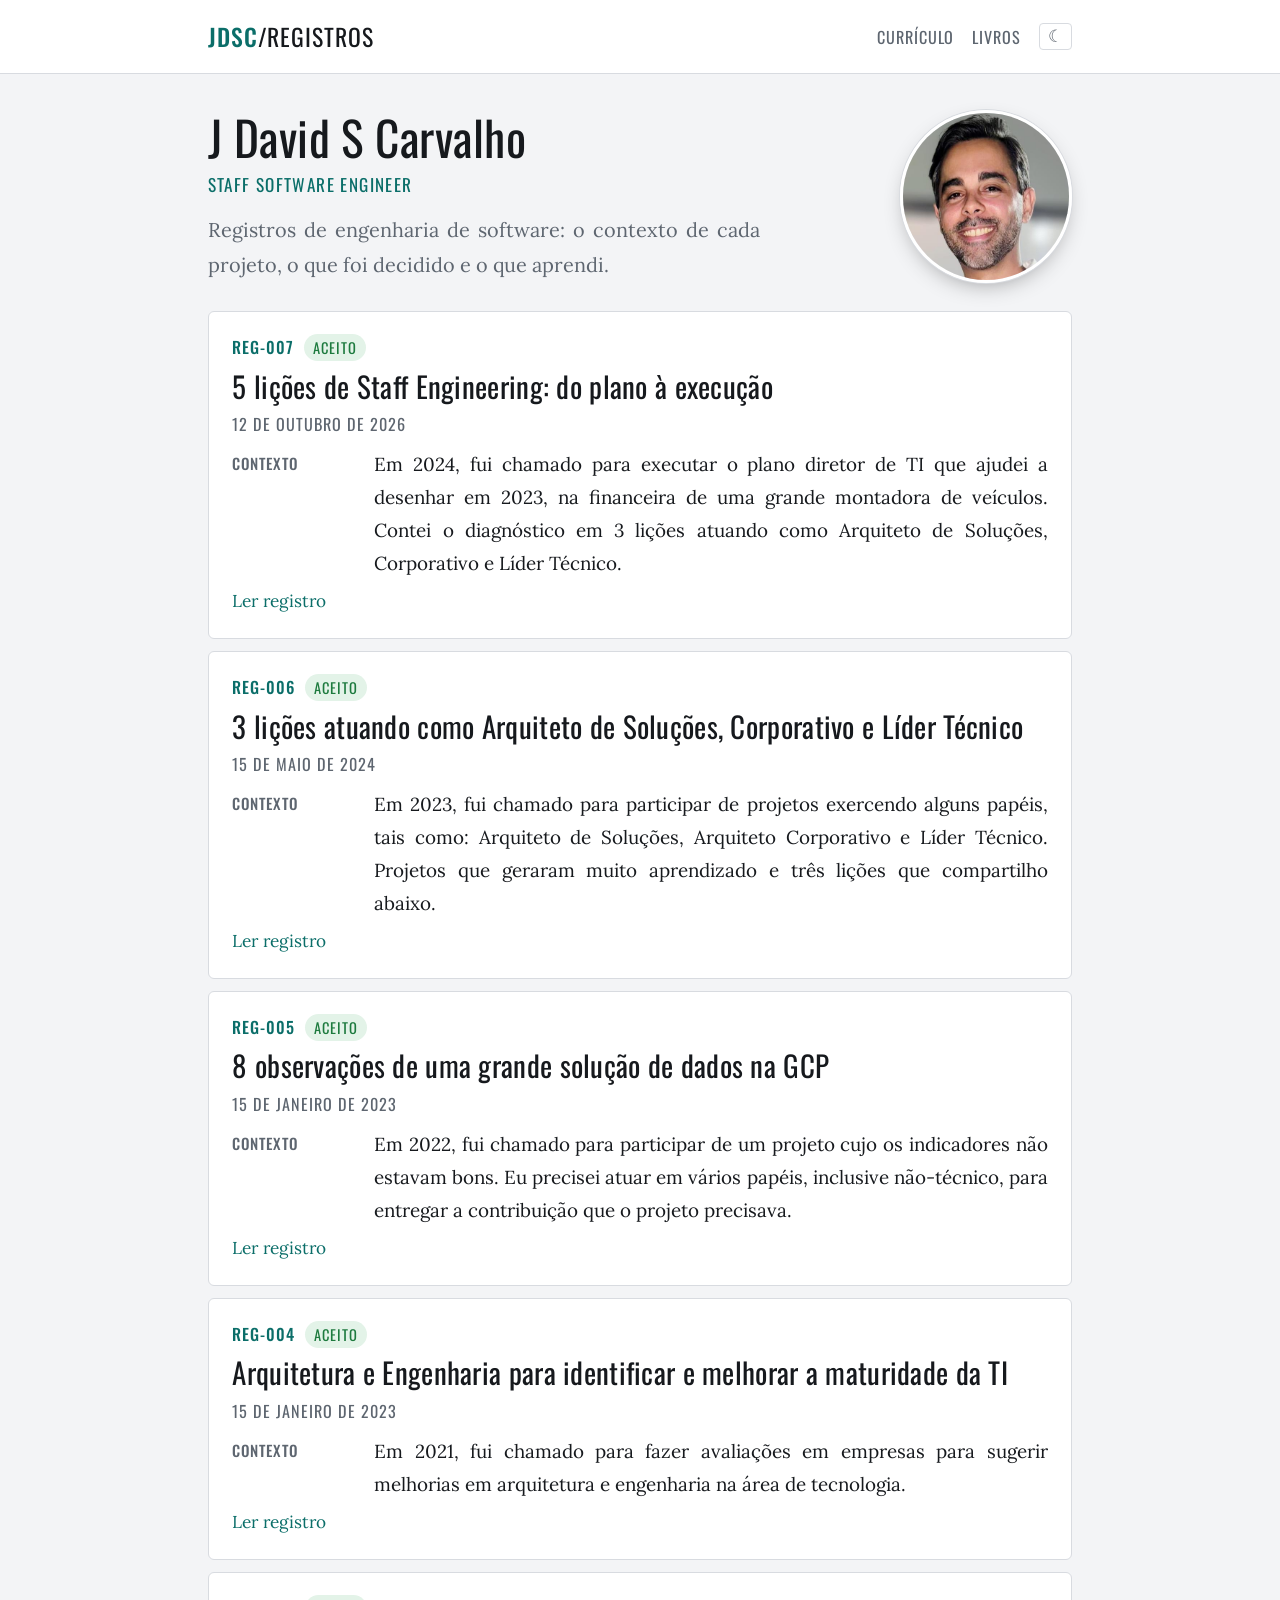
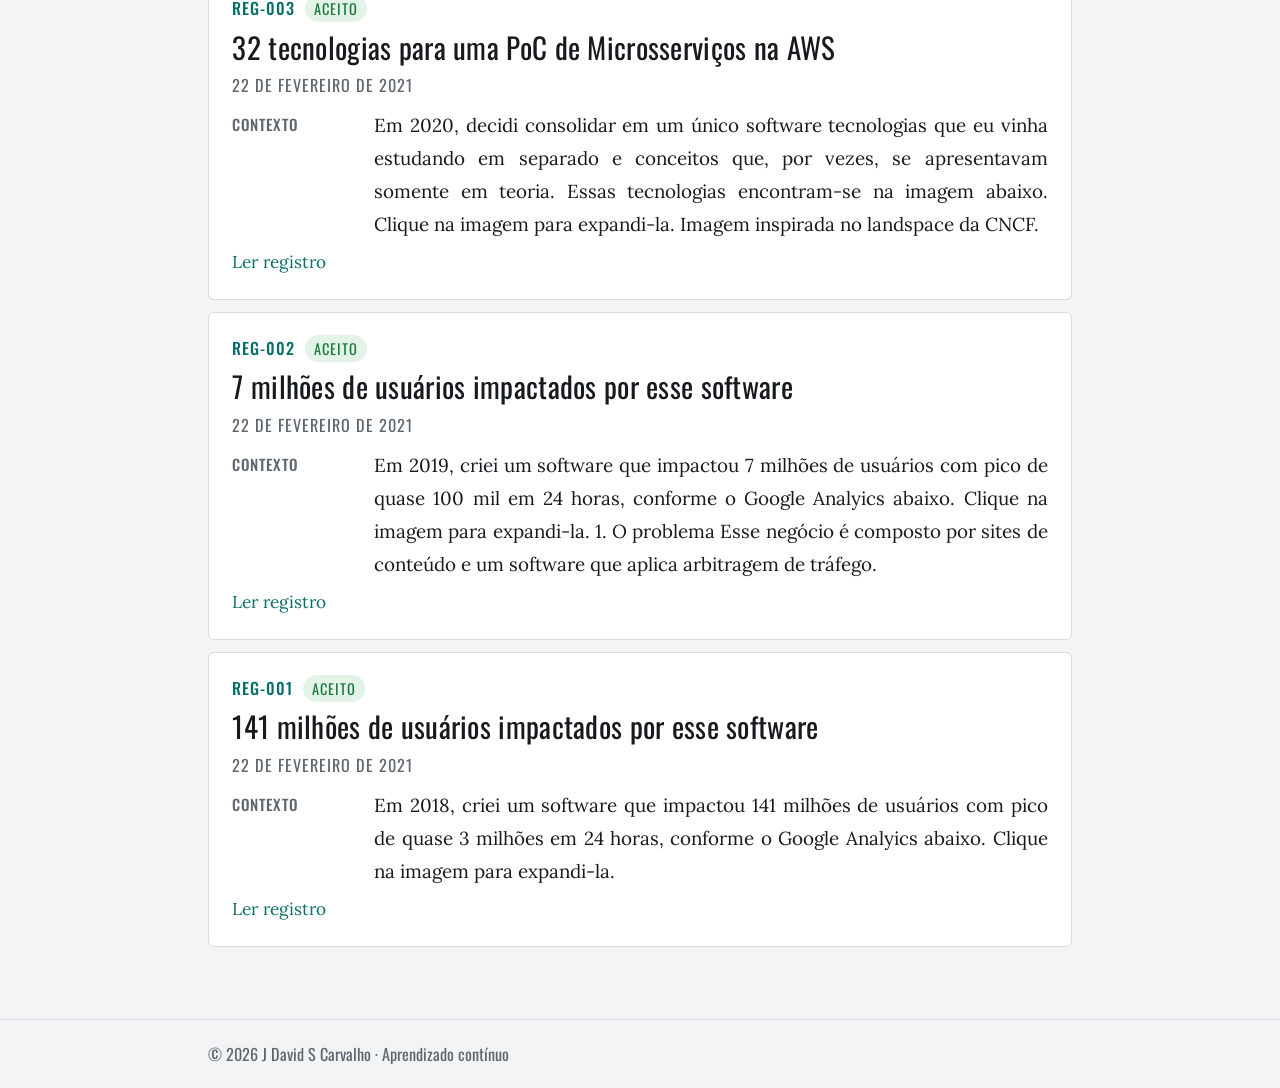
<file: index.html>
<!doctype html>
<html lang="pt-BR">
<head>
<meta charset="utf-8">
<meta name="viewport" content="width=device-width, initial-scale=1">
<title>J David S Carvalho - Aprendizado contínuo</title>
<script>(function(){try{var t=localStorage.getItem('jdsc-theme');if(t==='light'||t==='dark')document.documentElement.setAttribute('data-theme',t);}catch(e){}})();</script>
<link rel="preconnect" href="https://fonts.googleapis.com"><link rel="preconnect" href="https://fonts.gstatic.com" crossorigin>
<link href="https://fonts.googleapis.com/css2?family=Lora:ital,wght@0,400;0,700;1,400&family=Oswald:wght@400;500&family=IBM+Plex+Mono:wght@400;500&display=swap" rel="stylesheet">
<link rel="stylesheet" href="style.css">
<meta name="description" content="Blog de J David S Carvalho sobre engenharia de software: nuvem (AWS e GCP), microsserviços, dados e liderança técnica.">
<link rel="canonical" href="https://jdsc.me/">
<link rel="icon" href="data:image/svg+xml,%3Csvg xmlns='http://www.w3.org/2000/svg' viewBox='0 0 64 64'%3E%3Crect width='64' height='64' rx='12' fill='%230d0c0a'/%3E%3Ctext x='32' y='47' font-family='Georgia,serif' font-size='42' font-weight='700' text-anchor='middle' fill='%23f0b04a'%3EJ%3C/text%3E%3C/svg%3E">
<meta property="og:type" content="website">
<meta property="og:site_name" content="J David S Carvalho">
<meta property="og:locale" content="pt_BR">
<meta property="og:title" content="J David S Carvalho">
<meta property="og:description" content="Blog de J David S Carvalho sobre engenharia de software: nuvem (AWS e GCP), microsserviços, dados e liderança técnica.">
<meta property="og:url" content="https://jdsc.me/">
<meta property="og:image" content="https://jdsc.me/assets/og/index.png">
<meta property="og:image:alt" content="J David S Carvalho">
<meta property="og:image:width" content="1200">
<meta property="og:image:height" content="630">
<meta name="twitter:card" content="summary_large_image">
<meta name="twitter:image" content="https://jdsc.me/assets/og/index.png">
</head>
<body class="kind-home">
<header class="site-header"><div class="col">
  <a class="brand" href="./"><b>jdsc</b>/registros</a>
  <nav><a href="cv.pdf">Currículo</a><a href="42-livros/">Livros</a><button class="theme-toggle" id="theme-toggle" type="button" aria-label="Alternar modo claro/escuro" title="Alternar claro/escuro"><span aria-hidden="true">☾</span></button>
<script>(function(){var b=document.getElementById('theme-toggle'),r=document.documentElement;
function cur(){var t=r.getAttribute('data-theme');if(t)return t;return window.matchMedia&&matchMedia('(prefers-color-scheme: dark)').matches?'dark':'light';}
function paint(){b.firstChild.textContent=cur()==='dark'?'\u2600':'\u263E';}
b.addEventListener('click',function(){var n=cur()==='dark'?'light':'dark';r.setAttribute('data-theme',n);try{localStorage.setItem('jdsc-theme',n);}catch(e){}paint();});
paint();})();</script></nav>
</div></header>
<section class="col intro">
  <div class="intro-text">
    <h1 class="intro-name">J David S Carvalho</h1>
    <p class="intro-role">Staff Software Engineer</p>
    <p class="intro-lede">Registros de engenharia de software: o contexto de cada projeto, o que foi decidido e o que aprendi.</p>
  </div>
  <img class="intro-photo" src="assets/avatar.jpg" alt="Foto de J David S Carvalho" width="460" height="460">
</section>
<main class="col content">
  <nav class="toc" id="toc" hidden><p class="toc-title">Seções</p><ol></ol></nav>
  <div class="entry-list"><article class="entry"><p class="record"><span class="record-id">REG-007</span> <span class="record-status">aceito</span></p><h2 class="entry-title"><a href="5-licoes/">5 lições de Staff Engineering: do plano à execução</a></h2><p class="meta"><time datetime="2026-10-12">12 de outubro de 2026</time></p><p class="excerpt">Em 2024, fui chamado para executar o plano diretor de TI que ajudei a desenhar em 2023, na financeira de uma grande montadora de veículos. Contei o diagnóstico em 3 lições atuando como Arquiteto de Soluções, Corporativo e Líder Técnico.</p><p class="more"><a href="5-licoes/">Ler mais</a></p></article><article class="entry"><p class="record"><span class="record-id">REG-006</span> <span class="record-status">aceito</span></p><h2 class="entry-title"><a href="3-licoes/">3 lições atuando como Arquiteto de Soluções, Corporativo e Líder Técnico</a></h2><p class="meta"><time datetime="2024-05-15">15 de maio de 2024</time></p><p class="excerpt">Em 2023, fui chamado para participar de projetos exercendo alguns papéis, tais como: Arquiteto de Soluções, Arquiteto Corporativo e Líder Técnico. Projetos que geraram muito aprendizado e três lições que compartilho abaixo.</p><p class="more"><a href="3-licoes/">Ler mais</a></p></article><article class="entry"><p class="record"><span class="record-id">REG-005</span> <span class="record-status">aceito</span></p><h2 class="entry-title"><a href="8-gcp/">8 observações de uma grande solução de dados na GCP</a></h2><p class="meta"><time datetime="2023-01-15">15 de janeiro de 2023</time></p><p class="excerpt">Em 2022, fui chamado para participar de um projeto cujo os indicadores não estavam bons. Eu precisei atuar em vários papéis, inclusive não-técnico, para entregar a contribuição que o projeto precisava.</p><p class="more"><a href="8-gcp/">Ler mais</a></p></article><article class="entry"><p class="record"><span class="record-id">REG-004</span> <span class="record-status">aceito</span></p><h2 class="entry-title"><a href="mat/">Arquitetura e Engenharia para identificar e melhorar a maturidade da TI</a></h2><p class="meta"><time datetime="2023-01-15">15 de janeiro de 2023</time></p><p class="excerpt">Em 2021, fui chamado para fazer avaliações em empresas para sugerir melhorias em arquitetura e engenharia na área de tecnologia.</p><p class="more"><a href="mat/">Ler mais</a></p></article><article class="entry"><p class="record"><span class="record-id">REG-003</span> <span class="record-status">aceito</span></p><h2 class="entry-title"><a href="32-aws/">32 tecnologias para uma PoC de Microsserviços na AWS</a></h2><p class="meta"><time datetime="2021-02-22">22 de fevereiro de 2021</time></p><p class="excerpt">Em 2020, decidi consolidar em um único software tecnologias que eu vinha estudando em separado e conceitos que, por vezes, se apresentavam somente em teoria. Essas tecnologias encontram-se na imagem abaixo. Clique na imagem para expandi-la. Imagem inspirada no landspace da CNCF.</p><p class="more"><a href="32-aws/">Ler mais</a></p></article><article class="entry"><p class="record"><span class="record-id">REG-002</span> <span class="record-status">aceito</span></p><h2 class="entry-title"><a href="7m/">7 milhões de usuários impactados por esse software</a></h2><p class="meta"><time datetime="2021-02-22">22 de fevereiro de 2021</time></p><p class="excerpt">Em 2019, criei um software que impactou 7 milhões de usuários com pico de quase 100 mil em 24 horas, conforme o Google Analyics abaixo. Clique na imagem para expandi-la. 1. O problema Esse negócio é composto por sites de conteúdo e um software que aplica arbitragem de tráfego.</p><p class="more"><a href="7m/">Ler mais</a></p></article><article class="entry"><p class="record"><span class="record-id">REG-001</span> <span class="record-status">aceito</span></p><h2 class="entry-title"><a href="141m/">141 milhões de usuários impactados por esse software</a></h2><p class="meta"><time datetime="2021-02-22">22 de fevereiro de 2021</time></p><p class="excerpt">Em 2018, criei um software que impactou 141 milhões de usuários com pico de quase 3 milhões em 24 horas, conforme o Google Analyics abaixo. Clique na imagem para expandi-la.</p><p class="more"><a href="141m/">Ler mais</a></p></article></div>
</main>
<footer class="site-footer"><div class="col"><p>© 2026 J David S Carvalho · Aprendizado contínuo</p></div></footer>
<script>(function(){var hs=document.querySelectorAll('.entry-content h2[id]'),t=document.getElementById('toc');if(hs.length<2)return;
var ol=t.querySelector('ol');hs.forEach(function(h){var li=document.createElement('li'),a=document.createElement('a');a.href='#'+h.id;
a.textContent=h.firstChild?h.firstChild.textContent.trim():h.textContent;li.appendChild(a);ol.appendChild(li);});
var hd=document.querySelector('.entry-header');if(hd)hd.after(t);t.hidden=false;})();</script>
<script>(function(){
var root=document.querySelector('.entry-content');if(!root)return;
var imgs=[].slice.call(root.querySelectorAll('img'));if(!imgs.length)return;
var imgRe=/\.(jpe?g|png|gif|webp|svg)(\?.*)?$/i;
var items=imgs.map(function(im){var a=im.closest('a[href]');var full=(a&&imgRe.test(a.getAttribute('href')))?a.href:im.currentSrc||im.src;
 var fig=im.closest('figure,.wp-caption');var fc=fig&&fig.querySelector('figcaption,.wp-caption-text');
 im.classList.add('zoomable');if(a&&imgRe.test(a.getAttribute('href')))a.classList.add('zoomable');
 return {el:im,src:full,cap:(fc&&fc.textContent.trim())||im.getAttribute('alt')||''};});
var ov,imgEl,capEl,cntEl,bClose,bPrev,bNext,cur=-1,opener=null;
function build(){ov=document.createElement('div');ov.className='lb';ov.hidden=true;ov.setAttribute('role','dialog');ov.setAttribute('aria-modal','true');ov.setAttribute('aria-label','Imagem ampliada');
 ov.innerHTML='<button type="button" class="lb-close" aria-label="Fechar">\u2715</button><button type="button" class="lb-nav lb-prev" aria-label="Anterior">\u2190</button><figure class="lb-fig"><img class="lb-img" alt=""><figcaption class="lb-cap"></figcaption></figure><button type="button" class="lb-nav lb-next" aria-label="Pr\u00f3xima">\u2192</button><div class="lb-count" aria-live="polite"></div>';
 document.body.appendChild(ov);imgEl=ov.querySelector('.lb-img');capEl=ov.querySelector('.lb-cap');cntEl=ov.querySelector('.lb-count');
 bClose=ov.querySelector('.lb-close');bPrev=ov.querySelector('.lb-prev');bNext=ov.querySelector('.lb-next');
 ov.addEventListener('click',function(e){if(e.target===ov||e.target.classList.contains('lb-fig'))closeUI();});
 bClose.addEventListener('click',closeUI);bPrev.addEventListener('click',function(){go(-1);});bNext.addEventListener('click',function(){go(1);});
 if(items.length<2){bPrev.hidden=bNext.hidden=cntEl.hidden=true;}}
function show(i){cur=(i+items.length)%items.length;var it=items[cur];imgEl.src=(it.el.dataset&&it.el.dataset.dark)?it.el.src:it.src;imgEl.alt=it.cap;capEl.textContent=it.cap;capEl.hidden=!it.cap;cntEl.textContent=(cur+1)+' / '+items.length;}
function go(d){if(items.length>1)show(cur+d);}
function open(i){if(!ov)build();opener=document.activeElement;show(i);ov.hidden=false;document.body.classList.add('lb-open');
 try{history.pushState({lb:1},'');}catch(e){}bClose.focus();}
function hide(){if(!ov||ov.hidden)return;ov.hidden=true;document.body.classList.remove('lb-open');imgEl.removeAttribute('src');if(opener&&opener.focus)opener.focus();}
function closeUI(){if(!ov||ov.hidden)return;if(history.state&&history.state.lb){history.back();}else hide();}
window.addEventListener('popstate',function(){hide();});
document.addEventListener('click',function(e){if(e.button||e.metaKey||e.ctrlKey||e.shiftKey)return;var t=e.target.closest&&e.target.closest('.entry-content img');if(!t)return;
 var i=imgs.indexOf(t);if(i<0)return;e.preventDefault();open(i);});
document.addEventListener('keydown',function(e){if(!ov||ov.hidden)return;
 if(e.key==='Escape'){e.preventDefault();closeUI();}else if(e.key==='ArrowLeft'){go(-1);}else if(e.key==='ArrowRight'){go(1);}
 else if(e.key==='Tab'){var f=[bClose,bPrev,bNext].filter(function(b){return !b.hidden;});var k=f.indexOf(document.activeElement);e.preventDefault();k=(k+(e.shiftKey?-1:1)+f.length)%f.length;f[k].focus();}});
var sx=null;document.addEventListener('touchstart',function(e){if(ov&&!ov.hidden)sx=e.touches[0].clientX;},{passive:true});
document.addEventListener('touchend',function(e){if(sx===null)return;var dx=e.changedTouches[0].clientX-sx;sx=null;if(Math.abs(dx)>60)go(dx<0?1:-1);},{passive:true});
})();
</script>
</body>
</html>
</file>
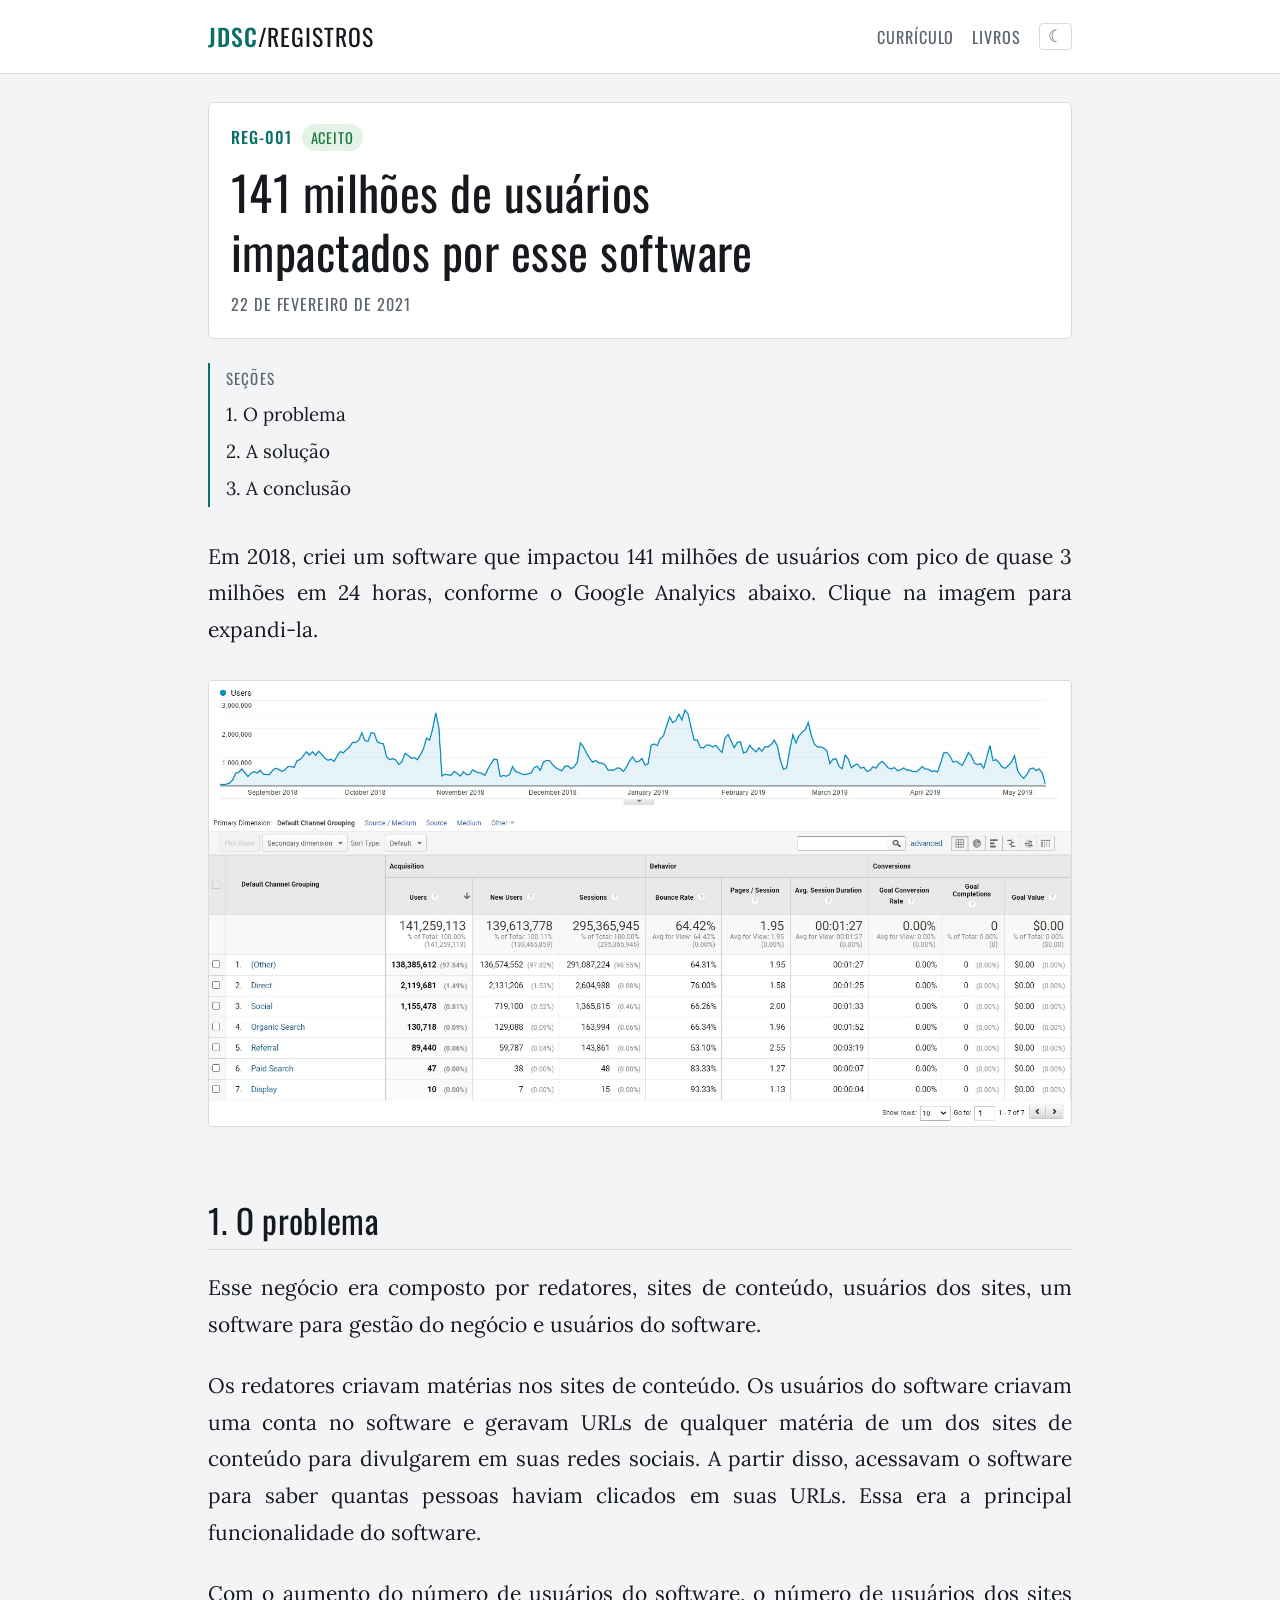
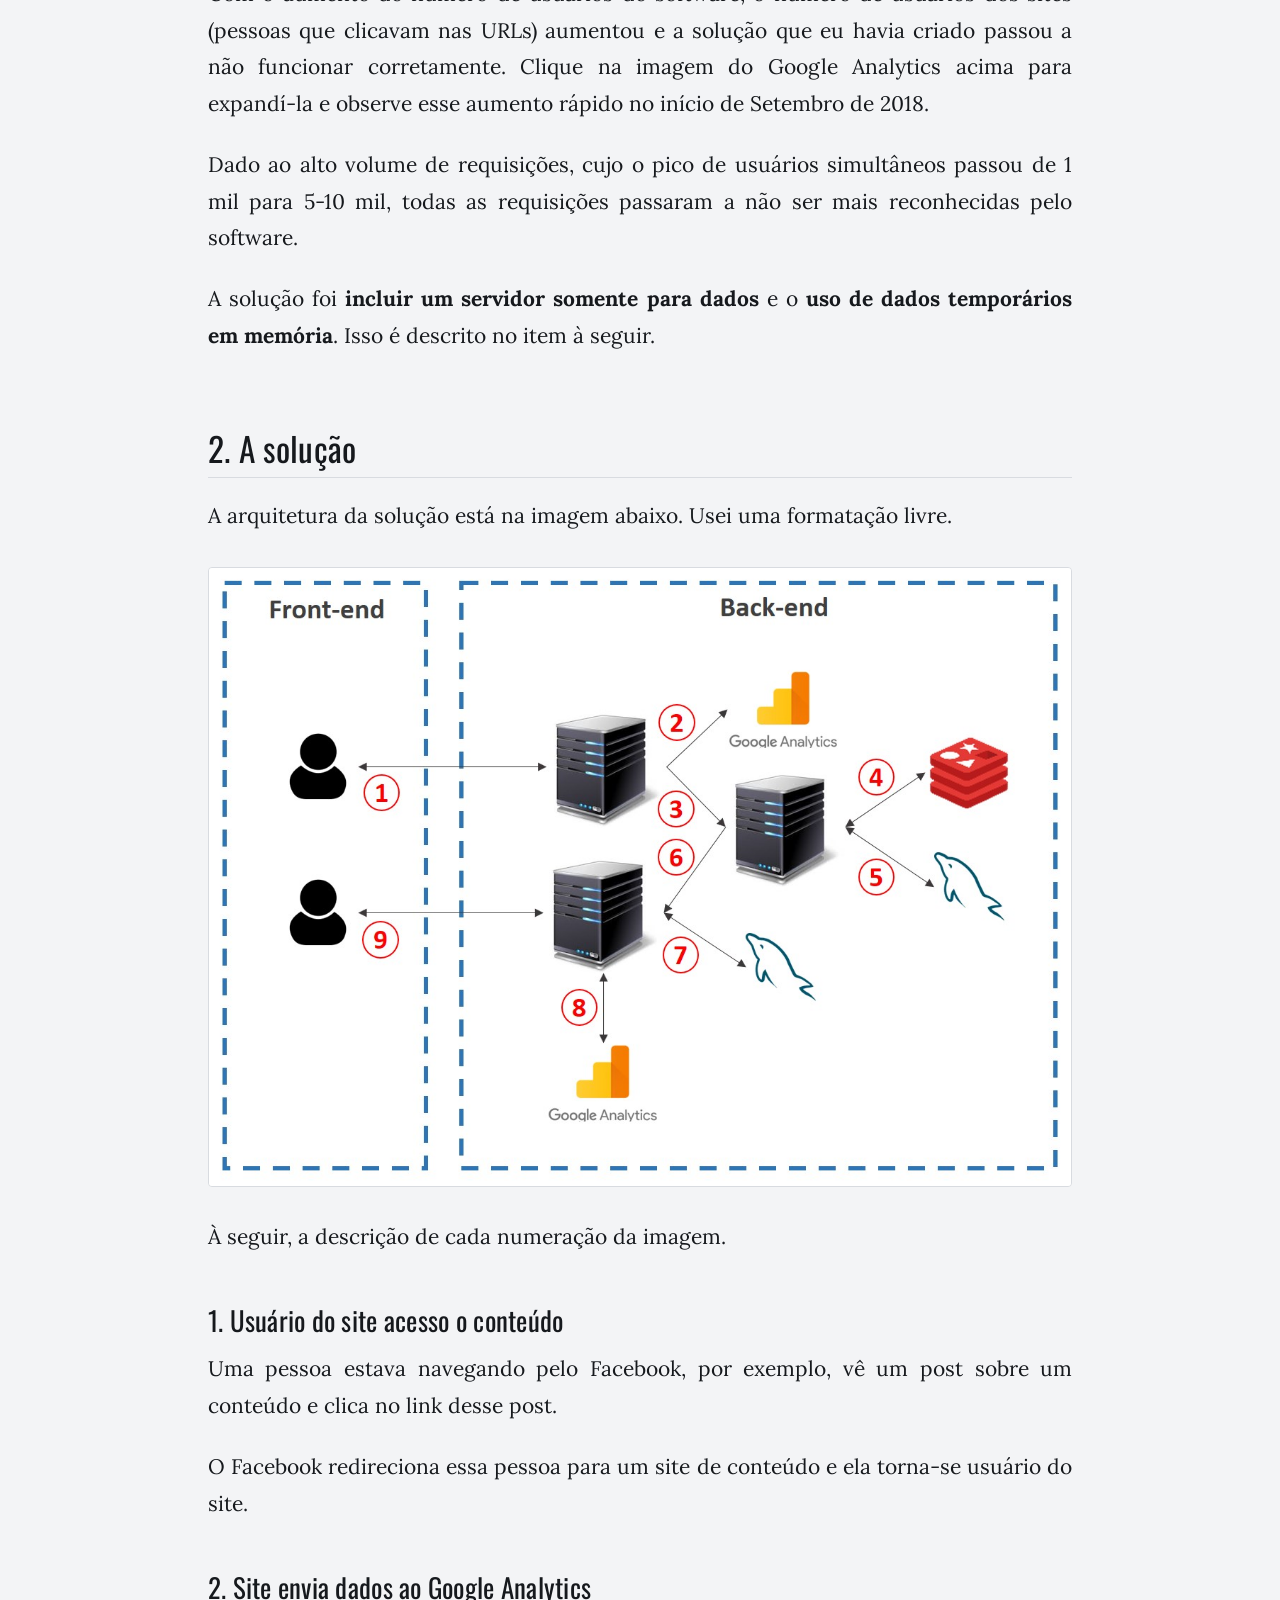
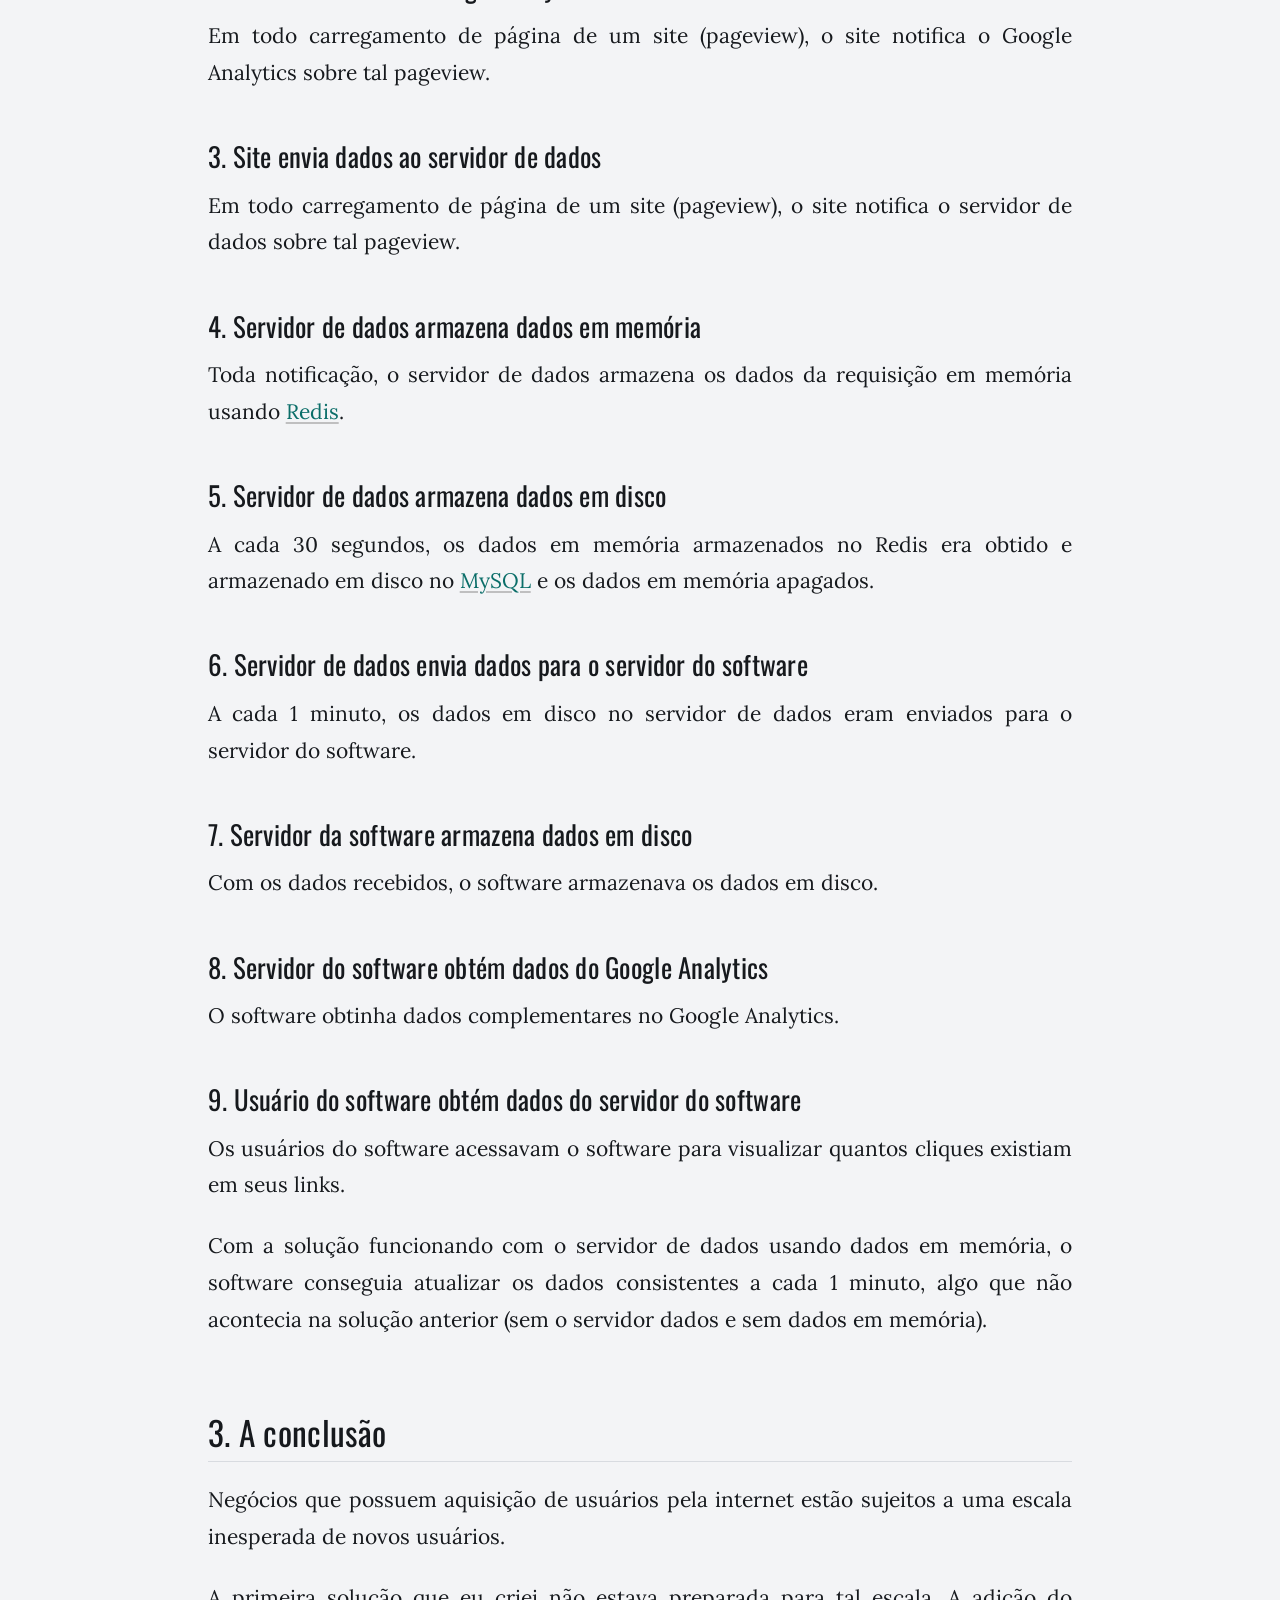
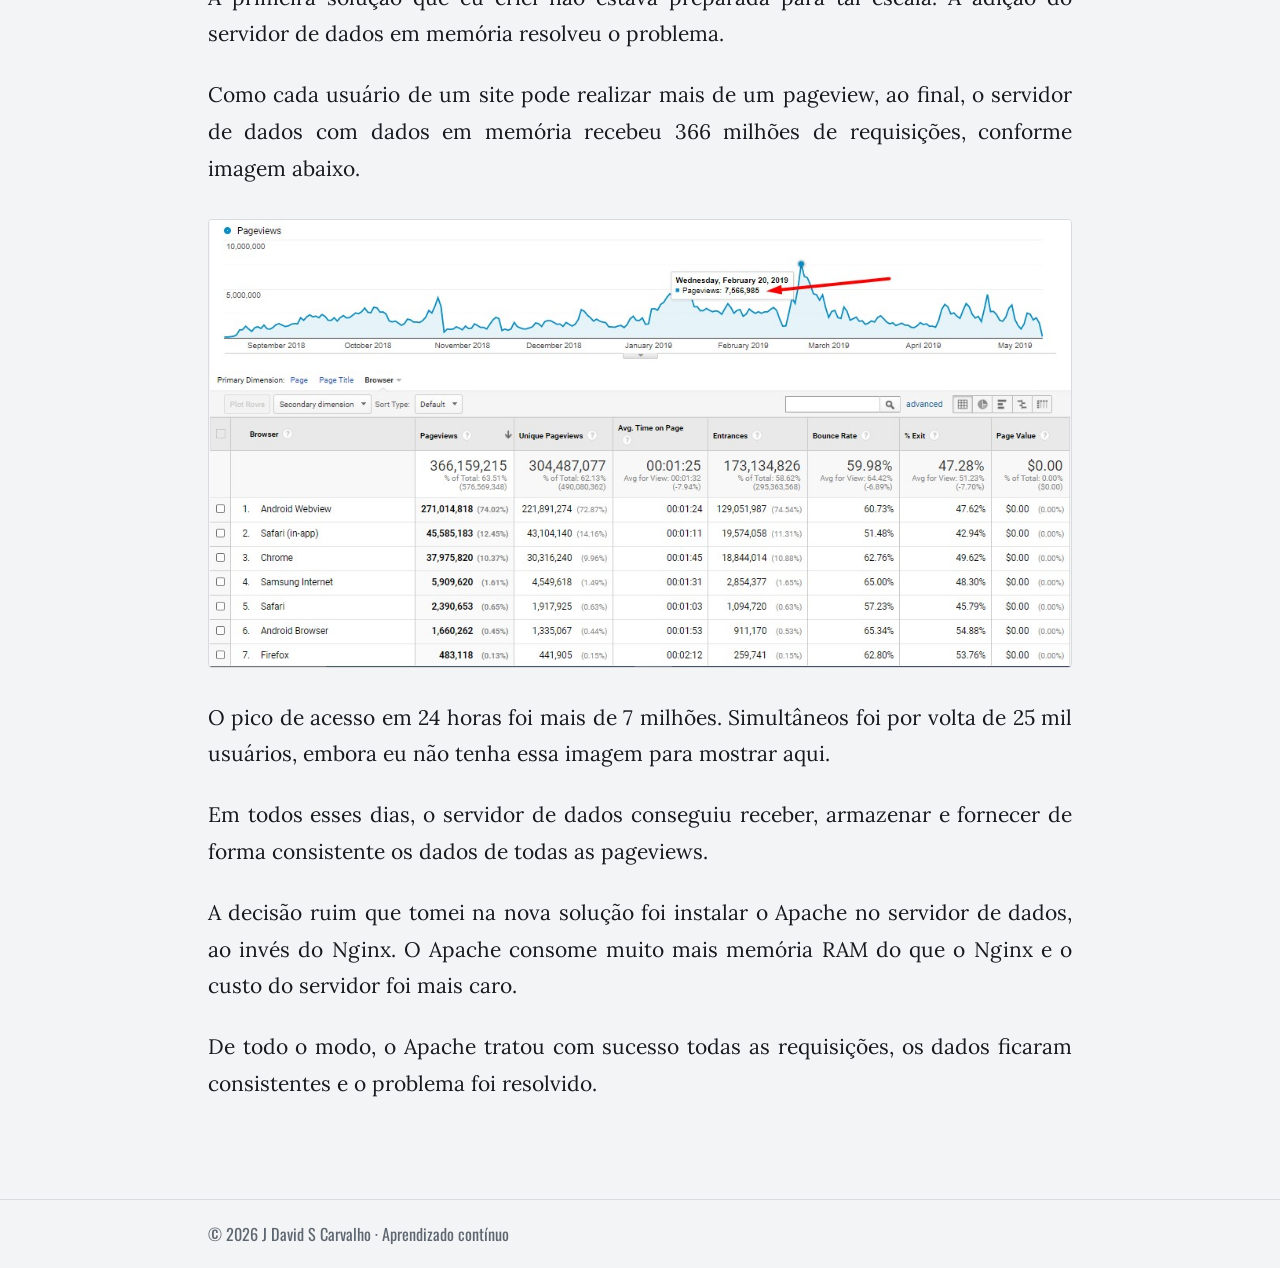
<file: 141m/index.html>
<!doctype html>
<html lang="pt-BR">
<head>
<meta charset="utf-8">
<meta name="viewport" content="width=device-width, initial-scale=1">
<title>141 milhões de usuários impactados por esse software - J David S Carvalho</title>
<script>(function(){try{var t=localStorage.getItem('jdsc-theme');if(t==='light'||t==='dark')document.documentElement.setAttribute('data-theme',t);}catch(e){}})();</script>
<link rel="preconnect" href="https://fonts.googleapis.com"><link rel="preconnect" href="https://fonts.gstatic.com" crossorigin>
<link href="https://fonts.googleapis.com/css2?family=Lora:ital,wght@0,400;0,700;1,400&family=Oswald:wght@400;500&family=IBM+Plex+Mono:wght@400;500&display=swap" rel="stylesheet">
<link rel="stylesheet" href="../style.css">
<meta name="description" content="Em 2018, criei um software que impactou 141 milhões de usuários com pico de quase 3 milhões em 24 horas, conforme o Google Analyics abaixo. Clique na imagem…">
<link rel="canonical" href="https://jdsc.me/141m/">
<link rel="icon" href="data:image/svg+xml,%3Csvg xmlns='http://www.w3.org/2000/svg' viewBox='0 0 64 64'%3E%3Crect width='64' height='64' rx='12' fill='%230d0c0a'/%3E%3Ctext x='32' y='47' font-family='Georgia,serif' font-size='42' font-weight='700' text-anchor='middle' fill='%23f0b04a'%3EJ%3C/text%3E%3C/svg%3E">
<meta property="og:type" content="article">
<meta property="og:site_name" content="J David S Carvalho">
<meta property="og:locale" content="pt_BR">
<meta property="og:title" content="141 milhões de usuários impactados por esse software">
<meta property="og:description" content="Em 2018, criei um software que impactou 141 milhões de usuários com pico de quase 3 milhões em 24 horas, conforme o Google Analyics abaixo. Clique na imagem…">
<meta property="og:url" content="https://jdsc.me/141m/">
<meta property="og:image" content="https://jdsc.me/assets/uploads/2021/05/ga-141m.jpg">
<meta property="og:image:alt" content="141 milhões de usuários impactados por esse software">
<meta property="og:image:width" content="1580">
<meta property="og:image:height" content="814">
<meta name="twitter:card" content="summary_large_image">
<meta name="twitter:image" content="https://jdsc.me/assets/uploads/2021/05/ga-141m.jpg">
</head>
<body class="kind-post">
<header class="site-header"><div class="col">
  <a class="brand" href="../"><b>jdsc</b>/registros</a>
  <nav><a href="../cv.pdf">Currículo</a><a href="../42-livros/">Livros</a><button class="theme-toggle" id="theme-toggle" type="button" aria-label="Alternar modo claro/escuro" title="Alternar claro/escuro"><span aria-hidden="true">☾</span></button>
<script>(function(){var b=document.getElementById('theme-toggle'),r=document.documentElement;
function cur(){var t=r.getAttribute('data-theme');if(t)return t;return window.matchMedia&&matchMedia('(prefers-color-scheme: dark)').matches?'dark':'light';}
function paint(){b.firstChild.textContent=cur()==='dark'?'\u2600':'\u263E';}
b.addEventListener('click',function(){var n=cur()==='dark'?'light':'dark';r.setAttribute('data-theme',n);try{localStorage.setItem('jdsc-theme',n);}catch(e){}paint();});
paint();})();</script></nav>
</div></header>
<section class="col intro">
  <div class="intro-text">
    <h1 class="intro-name">J David S Carvalho</h1>
    <p class="intro-role">Staff Software Engineer</p>
    <p class="intro-lede">Registros de engenharia de software: o contexto de cada projeto, o que foi decidido e o que aprendi.</p>
  </div>
  <img class="intro-photo" src="../assets/avatar.jpg" alt="Foto de J David S Carvalho" width="460" height="460">
</section>
<main class="col content">
  <nav class="toc" id="toc" hidden><p class="toc-title">Seções</p><ol></ol></nav>
  <article class="entry entry-post"><header class="entry-header"><p class="record"><span class="record-id">REG-001</span> <span class="record-status">aceito</span></p><h1 class="entry-title">141 milhões de usuários impactados por esse software</h1><p class="meta"><time datetime="2021-02-22">22 de fevereiro de 2021</time></p></header><div class="entry-content"><p>Em 2018, criei um software que impactou 141 milhões de usuários com pico de quase 3 milhões em 24 horas, conforme o Google Analyics abaixo. Clique na imagem para expandi-la.</p>
<p><a href="../assets/uploads/2021/05/ga-141m.jpg"><img alt="" class="aligncenter wp-image-144 size-full" height="814" loading="lazy" src="../assets/uploads/2021/05/ga-141m.jpg" width="1580"/></a></p>
<h2 id="1-o-problema">1. O problema<a aria-label="Link para esta seção" class="anchor" href="#1-o-problema">#</a></h2>
<p>Esse negócio era composto por redatores, sites de conteúdo, usuários dos sites, um software para gestão do negócio e usuários do software.</p>
<p>Os redatores criavam matérias nos sites de conteúdo. Os usuários do software criavam uma conta no software e geravam URLs de qualquer matéria de um dos sites de conteúdo para divulgarem em suas redes sociais. A partir disso, acessavam o software para saber quantas pessoas haviam clicados em suas URLs. Essa era a principal funcionalidade do software.</p>
<p>Com o aumento do número de usuários do software, o número de usuários dos sites (pessoas que clicavam nas URLs) aumentou e a solução que eu havia criado passou a não funcionar corretamente. Clique na imagem do Google Analytics acima para expandí-la e observe esse aumento rápido no início de Setembro de 2018.</p>
<p>Dado ao alto volume de requisições, cujo o pico de usuários simultâneos passou de 1 mil para 5-10 mil, todas as requisições passaram a não ser mais reconhecidas pelo software.</p>
<p>A solução foi <strong>incluir um servidor somente para dados</strong> e o <strong>uso de dados temporários em memória</strong>. Isso é descrito no item à seguir.</p>
<h2 id="2-a-solu-o">2. A solução<a aria-label="Link para esta seção" class="anchor" href="#2-a-solu-o">#</a></h2>
<p>A arquitetura da solução está na imagem abaixo. Usei uma formatação livre.</p>
<p><a href="../assets/uploads/2021/05/landspace-141m.jpg"><img alt="" class="aligncenter wp-image-145 size-full" height="872" loading="lazy" src="../assets/uploads/2021/05/landspace-141m.jpg" width="1216"/></a></p>
<p>À seguir, a descrição de cada numeração da imagem.</p>
<h3 id="1-usu-rio-do-site-acesso-o-conte-do">1. Usuário do site acesso o conteúdo<a aria-label="Link para esta seção" class="anchor" href="#1-usu-rio-do-site-acesso-o-conte-do">#</a></h3>
<p>Uma pessoa estava navegando pelo Facebook, por exemplo, vê um post sobre um conteúdo e clica no link desse post.</p>
<p>O Facebook redireciona essa pessoa para um site de conteúdo e ela torna-se usuário do site.</p>
<h3 id="2-site-envia-dados-ao-google-analytics">2. Site envia dados ao Google Analytics<a aria-label="Link para esta seção" class="anchor" href="#2-site-envia-dados-ao-google-analytics">#</a></h3>
<p>Em todo carregamento de página de um site (pageview), o site notifica o Google Analytics sobre tal pageview.</p>
<h3 id="3-site-envia-dados-ao-servidor-de-dados">3. Site envia dados ao servidor de dados<a aria-label="Link para esta seção" class="anchor" href="#3-site-envia-dados-ao-servidor-de-dados">#</a></h3>
<p>Em todo carregamento de página de um site (pageview), o site notifica o servidor de dados sobre tal pageview.</p>
<h3 id="4-servidor-de-dados-armazena-dados-em-mem-ria">4. Servidor de dados armazena dados em memória<a aria-label="Link para esta seção" class="anchor" href="#4-servidor-de-dados-armazena-dados-em-mem-ria">#</a></h3>
<p>Toda notificação, o servidor de dados armazena os dados da requisição em memória usando <a href="https://redis.io/" rel="noopener" target="_blank">Redis</a>.</p>
<h3 id="5-servidor-de-dados-armazena-dados-em-disco">5. Servidor de dados armazena dados em disco<a aria-label="Link para esta seção" class="anchor" href="#5-servidor-de-dados-armazena-dados-em-disco">#</a></h3>
<p>A cada 30 segundos, os dados em memória armazenados no Redis era obtido e armazenado em disco no <a href="https://www.mysql.com/" rel="noopener" target="_blank">MySQL</a> e os dados em memória apagados.</p>
<h3 id="6-servidor-de-dados-envia-dados-para-o-servidor-do">6. Servidor de dados envia dados para o servidor do software<a aria-label="Link para esta seção" class="anchor" href="#6-servidor-de-dados-envia-dados-para-o-servidor-do">#</a></h3>
<p>A cada 1 minuto, os dados em disco no servidor de dados eram enviados para o servidor do software.</p>
<h3 id="7-servidor-da-software-armazena-dados-em-disco">7. Servidor da software armazena dados em disco<a aria-label="Link para esta seção" class="anchor" href="#7-servidor-da-software-armazena-dados-em-disco">#</a></h3>
<p>Com os dados recebidos, o software armazenava os dados em disco.</p>
<h3 id="8-servidor-do-software-obt-m-dados-do-google-analy">8. Servidor do software obtém dados do Google Analytics<a aria-label="Link para esta seção" class="anchor" href="#8-servidor-do-software-obt-m-dados-do-google-analy">#</a></h3>
<p>O software obtinha dados complementares no Google Analytics.</p>
<h3 id="9-usu-rio-do-software-obt-m-dados-do-servidor-do-s">9. Usuário do software obtém dados do servidor do software<a aria-label="Link para esta seção" class="anchor" href="#9-usu-rio-do-software-obt-m-dados-do-servidor-do-s">#</a></h3>
<p>Os usuários do software acessavam o software para visualizar quantos cliques existiam em seus links.</p>
<p>Com a solução funcionando com o servidor de dados usando dados em memória, o software conseguia atualizar os dados consistentes a cada 1 minuto, algo que não acontecia na solução anterior (sem o servidor dados e sem dados em memória).</p>
<h2 id="3-a-conclus-o">3. A conclusão<a aria-label="Link para esta seção" class="anchor" href="#3-a-conclus-o">#</a></h2>
<p>Negócios que possuem aquisição de usuários pela internet estão sujeitos a uma escala inesperada de novos usuários.</p>
<p>A primeira solução que eu criei não estava preparada para tal escala. A adição do servidor de dados em memória resolveu o problema.</p>
<p>Como cada usuário de um site pode realizar mais de um pageview, ao final, o servidor de dados com dados em memória recebeu 366 milhões de requisições, conforme imagem abaixo.</p>
<p><a href="../assets/uploads/2021/05/ga-pvs.jpg"><img alt="" class="aligncenter wp-image-154 size-full" height="569" loading="lazy" src="../assets/uploads/2021/05/ga-pvs.jpg" width="1098"/></a></p>
<p>O pico de acesso em 24 horas foi mais de 7 milhões. Simultâneos foi por volta de 25 mil usuários, embora eu não tenha essa imagem para mostrar aqui.</p>
<p>Em todos esses dias, o servidor de dados conseguiu receber, armazenar e fornecer de forma consistente os dados de todas as pageviews.</p>
<p>A decisão ruim que tomei na nova solução foi instalar o Apache no servidor de dados, ao invés do Nginx. O Apache consome muito mais memória RAM do que o Nginx e o custo do servidor foi mais caro.</p>
<p>De todo o modo, o Apache tratou com sucesso todas as requisições, os dados ficaram consistentes e o problema foi resolvido.</p></div></article>
</main>
<footer class="site-footer"><div class="col"><p>© 2026 J David S Carvalho · Aprendizado contínuo</p></div></footer>
<script>(function(){var hs=document.querySelectorAll('.entry-content h2[id]'),t=document.getElementById('toc');if(hs.length<2)return;
var ol=t.querySelector('ol');hs.forEach(function(h){var li=document.createElement('li'),a=document.createElement('a');a.href='#'+h.id;
a.textContent=h.firstChild?h.firstChild.textContent.trim():h.textContent;li.appendChild(a);ol.appendChild(li);});
var hd=document.querySelector('.entry-header');if(hd)hd.after(t);t.hidden=false;})();</script>
<script>(function(){
var root=document.querySelector('.entry-content');if(!root)return;
var imgs=[].slice.call(root.querySelectorAll('img'));if(!imgs.length)return;
var imgRe=/\.(jpe?g|png|gif|webp|svg)(\?.*)?$/i;
var items=imgs.map(function(im){var a=im.closest('a[href]');var full=(a&&imgRe.test(a.getAttribute('href')))?a.href:im.currentSrc||im.src;
 var fig=im.closest('figure,.wp-caption');var fc=fig&&fig.querySelector('figcaption,.wp-caption-text');
 im.classList.add('zoomable');if(a&&imgRe.test(a.getAttribute('href')))a.classList.add('zoomable');
 return {el:im,src:full,cap:(fc&&fc.textContent.trim())||im.getAttribute('alt')||''};});
var ov,imgEl,capEl,cntEl,bClose,bPrev,bNext,cur=-1,opener=null;
function build(){ov=document.createElement('div');ov.className='lb';ov.hidden=true;ov.setAttribute('role','dialog');ov.setAttribute('aria-modal','true');ov.setAttribute('aria-label','Imagem ampliada');
 ov.innerHTML='<button type="button" class="lb-close" aria-label="Fechar">\u2715</button><button type="button" class="lb-nav lb-prev" aria-label="Anterior">\u2190</button><figure class="lb-fig"><img class="lb-img" alt=""><figcaption class="lb-cap"></figcaption></figure><button type="button" class="lb-nav lb-next" aria-label="Pr\u00f3xima">\u2192</button><div class="lb-count" aria-live="polite"></div>';
 document.body.appendChild(ov);imgEl=ov.querySelector('.lb-img');capEl=ov.querySelector('.lb-cap');cntEl=ov.querySelector('.lb-count');
 bClose=ov.querySelector('.lb-close');bPrev=ov.querySelector('.lb-prev');bNext=ov.querySelector('.lb-next');
 ov.addEventListener('click',function(e){if(e.target===ov||e.target.classList.contains('lb-fig'))closeUI();});
 bClose.addEventListener('click',closeUI);bPrev.addEventListener('click',function(){go(-1);});bNext.addEventListener('click',function(){go(1);});
 if(items.length<2){bPrev.hidden=bNext.hidden=cntEl.hidden=true;}}
function show(i){cur=(i+items.length)%items.length;var it=items[cur];imgEl.src=(it.el.dataset&&it.el.dataset.dark)?it.el.src:it.src;imgEl.alt=it.cap;capEl.textContent=it.cap;capEl.hidden=!it.cap;cntEl.textContent=(cur+1)+' / '+items.length;}
function go(d){if(items.length>1)show(cur+d);}
function open(i){if(!ov)build();opener=document.activeElement;show(i);ov.hidden=false;document.body.classList.add('lb-open');
 try{history.pushState({lb:1},'');}catch(e){}bClose.focus();}
function hide(){if(!ov||ov.hidden)return;ov.hidden=true;document.body.classList.remove('lb-open');imgEl.removeAttribute('src');if(opener&&opener.focus)opener.focus();}
function closeUI(){if(!ov||ov.hidden)return;if(history.state&&history.state.lb){history.back();}else hide();}
window.addEventListener('popstate',function(){hide();});
document.addEventListener('click',function(e){if(e.button||e.metaKey||e.ctrlKey||e.shiftKey)return;var t=e.target.closest&&e.target.closest('.entry-content img');if(!t)return;
 var i=imgs.indexOf(t);if(i<0)return;e.preventDefault();open(i);});
document.addEventListener('keydown',function(e){if(!ov||ov.hidden)return;
 if(e.key==='Escape'){e.preventDefault();closeUI();}else if(e.key==='ArrowLeft'){go(-1);}else if(e.key==='ArrowRight'){go(1);}
 else if(e.key==='Tab'){var f=[bClose,bPrev,bNext].filter(function(b){return !b.hidden;});var k=f.indexOf(document.activeElement);e.preventDefault();k=(k+(e.shiftKey?-1:1)+f.length)%f.length;f[k].focus();}});
var sx=null;document.addEventListener('touchstart',function(e){if(ov&&!ov.hidden)sx=e.touches[0].clientX;},{passive:true});
document.addEventListener('touchend',function(e){if(sx===null)return;var dx=e.changedTouches[0].clientX-sx;sx=null;if(Math.abs(dx)>60)go(dx<0?1:-1);},{passive:true});
})();
</script>
</body>
</html>
</file>
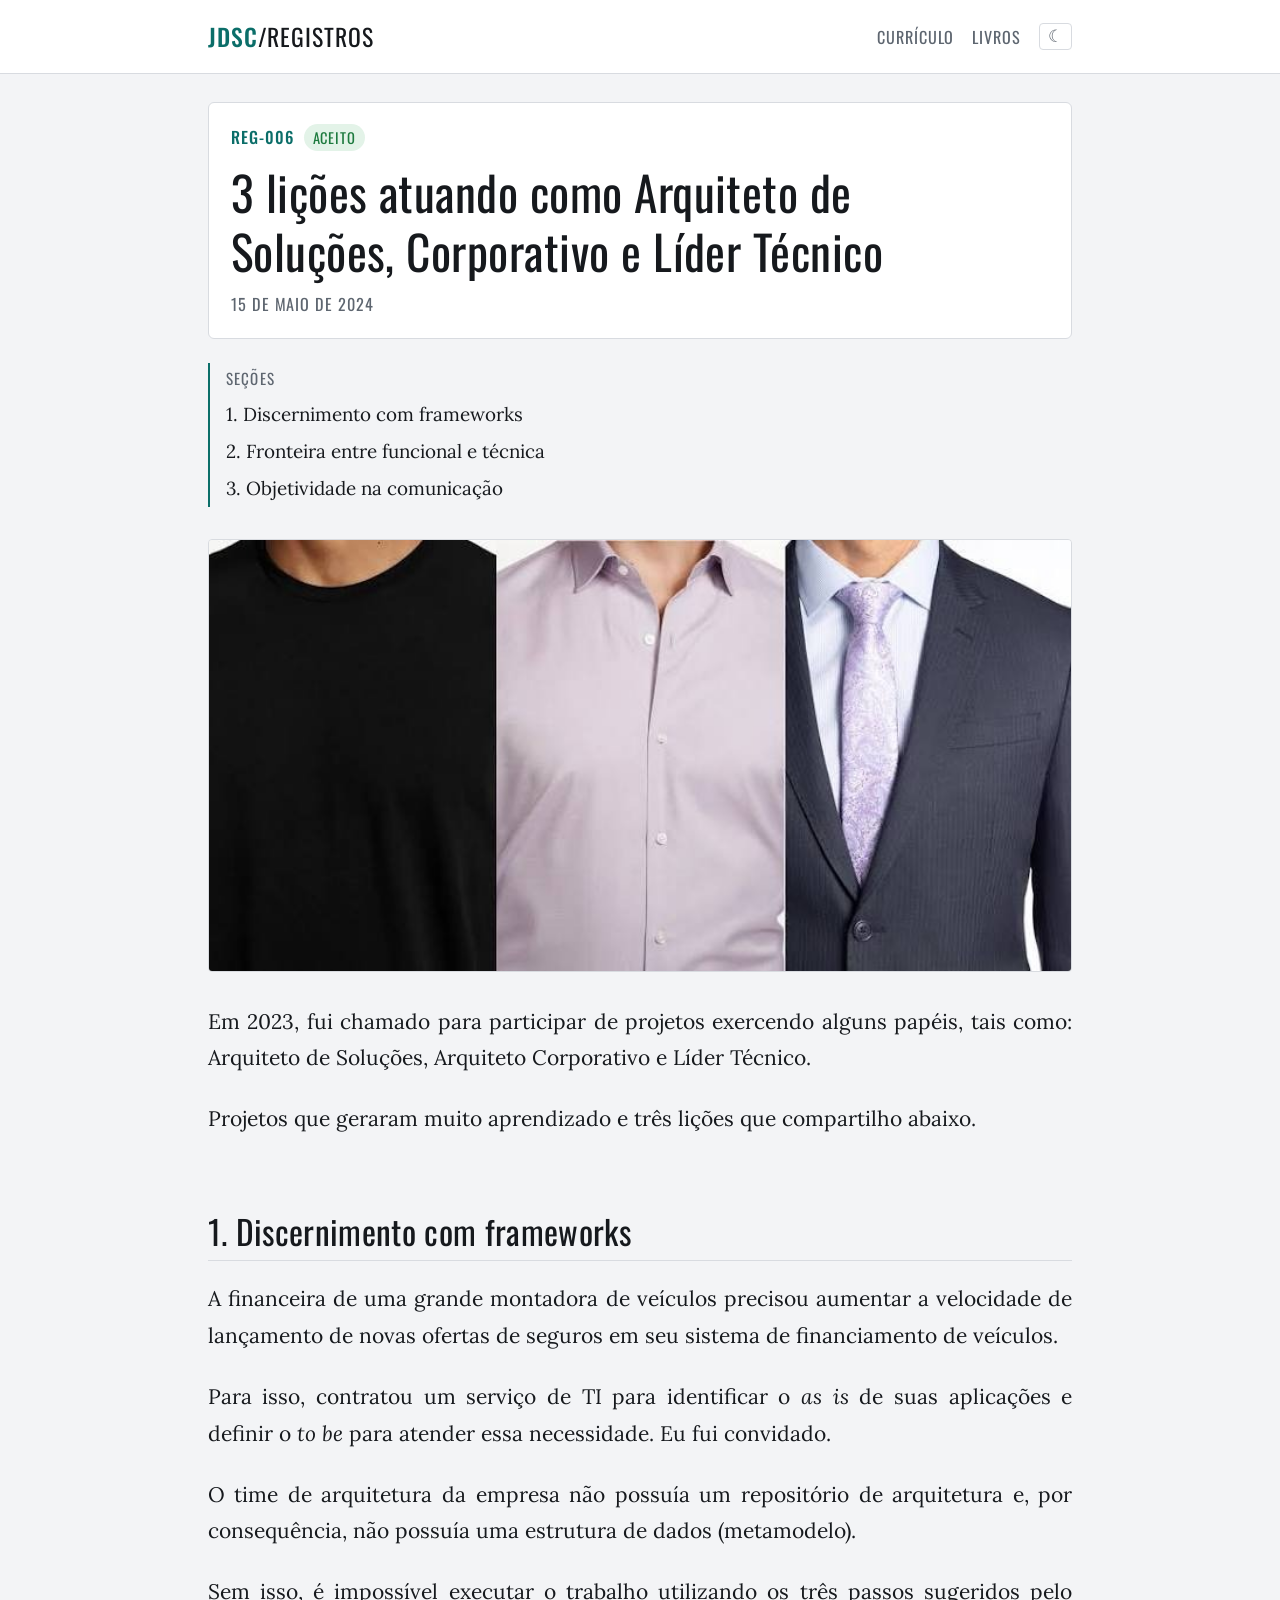
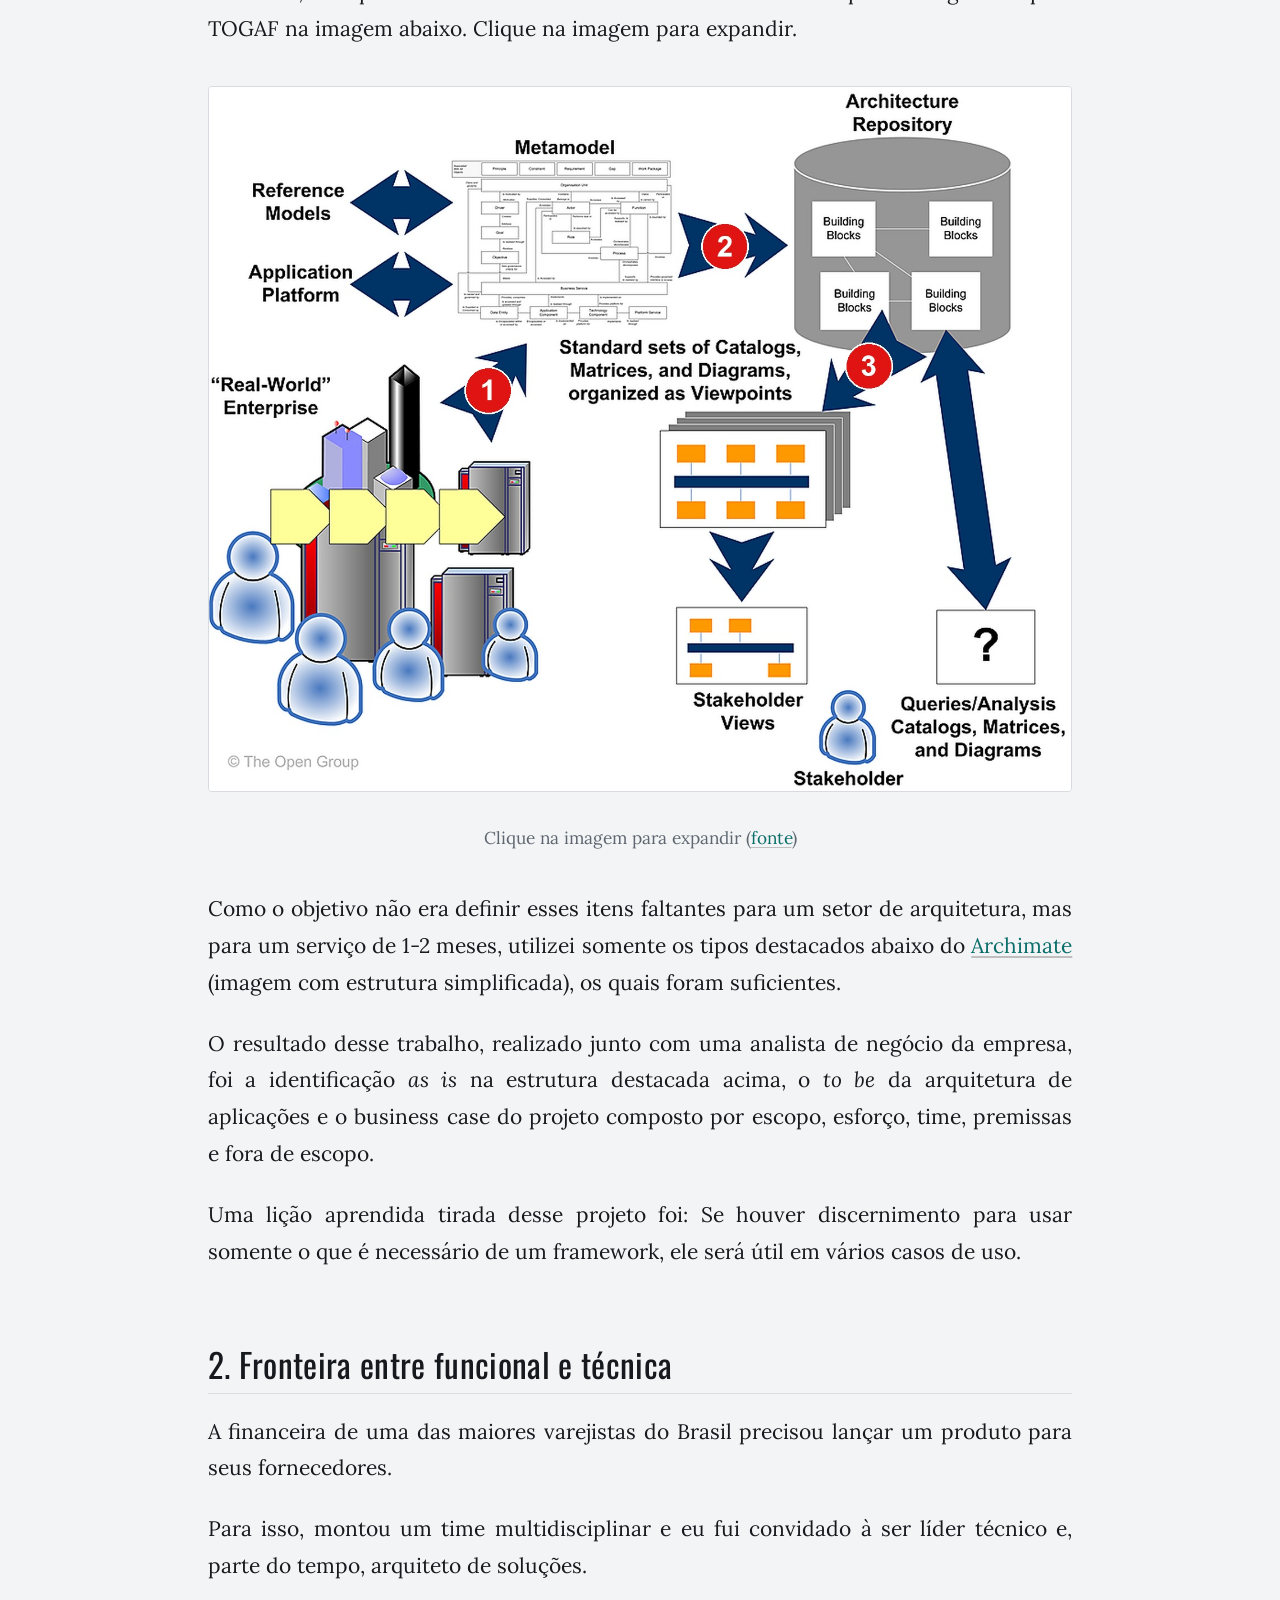
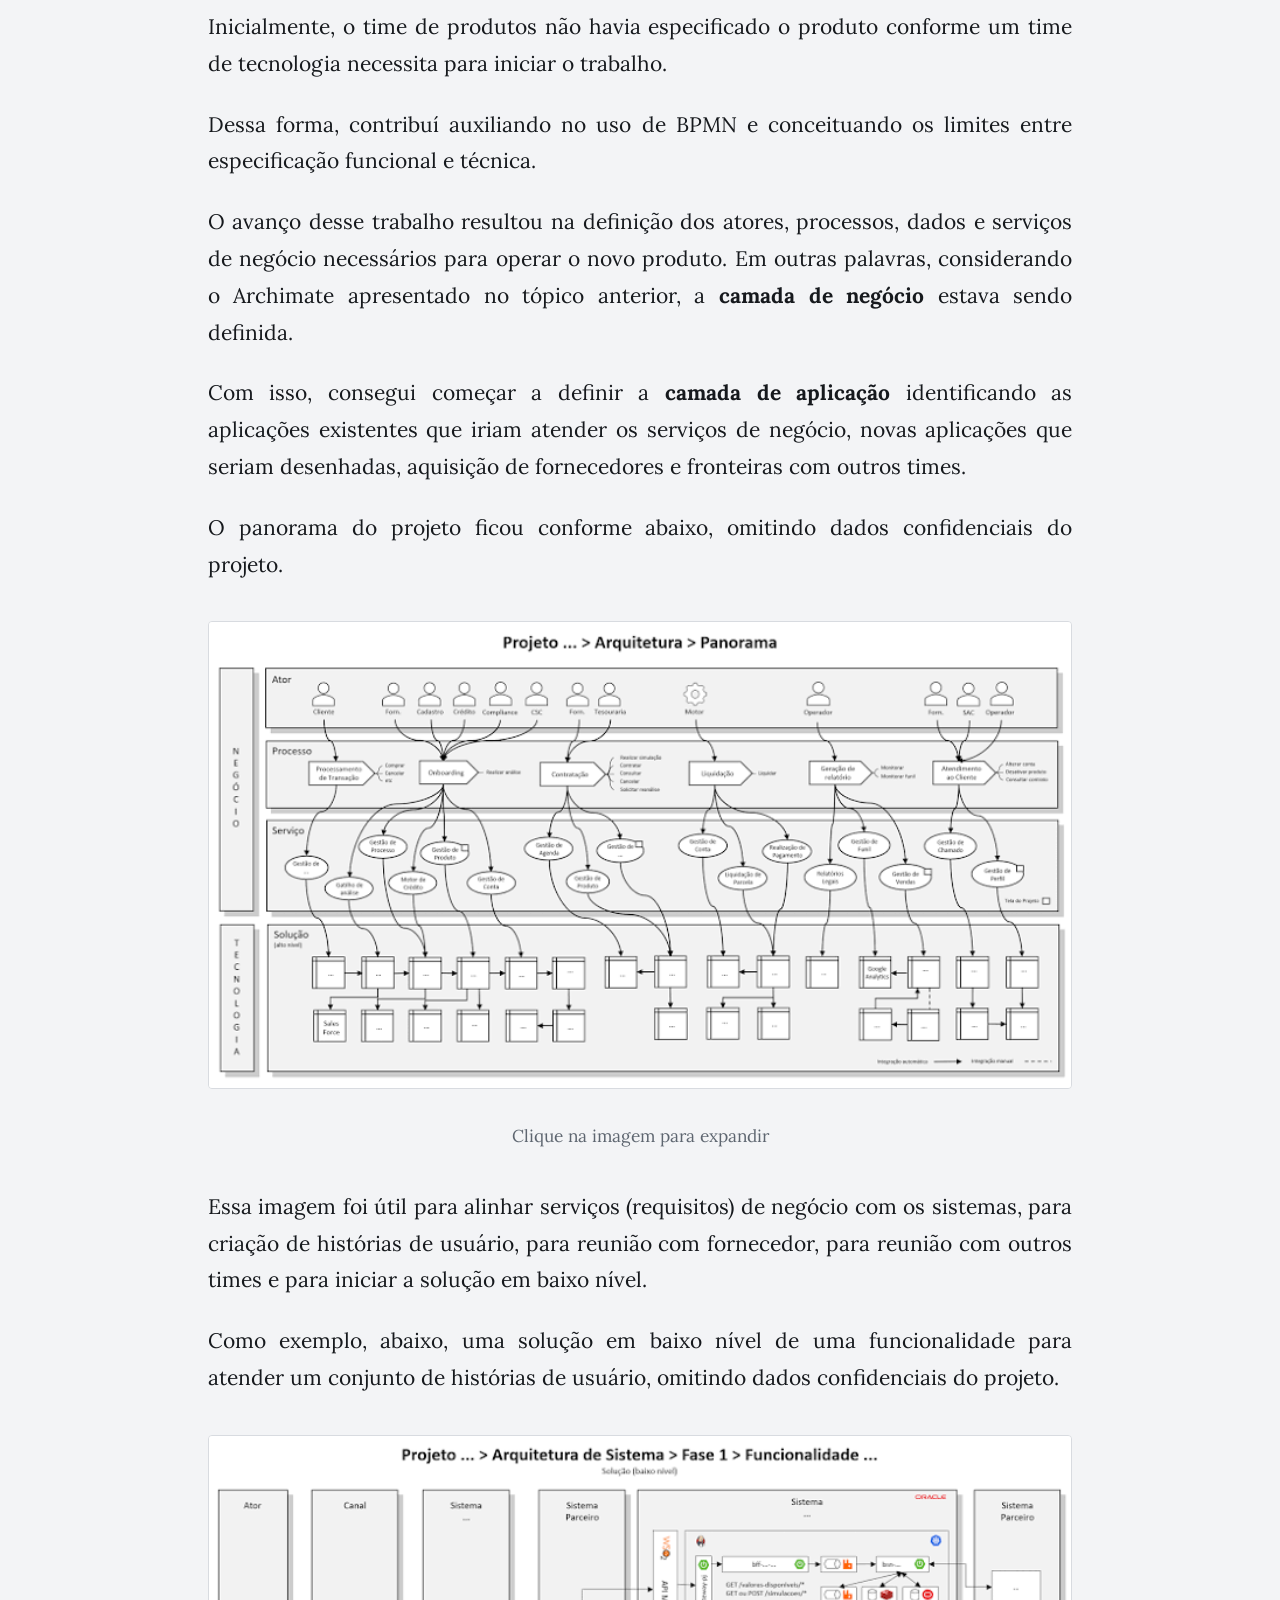
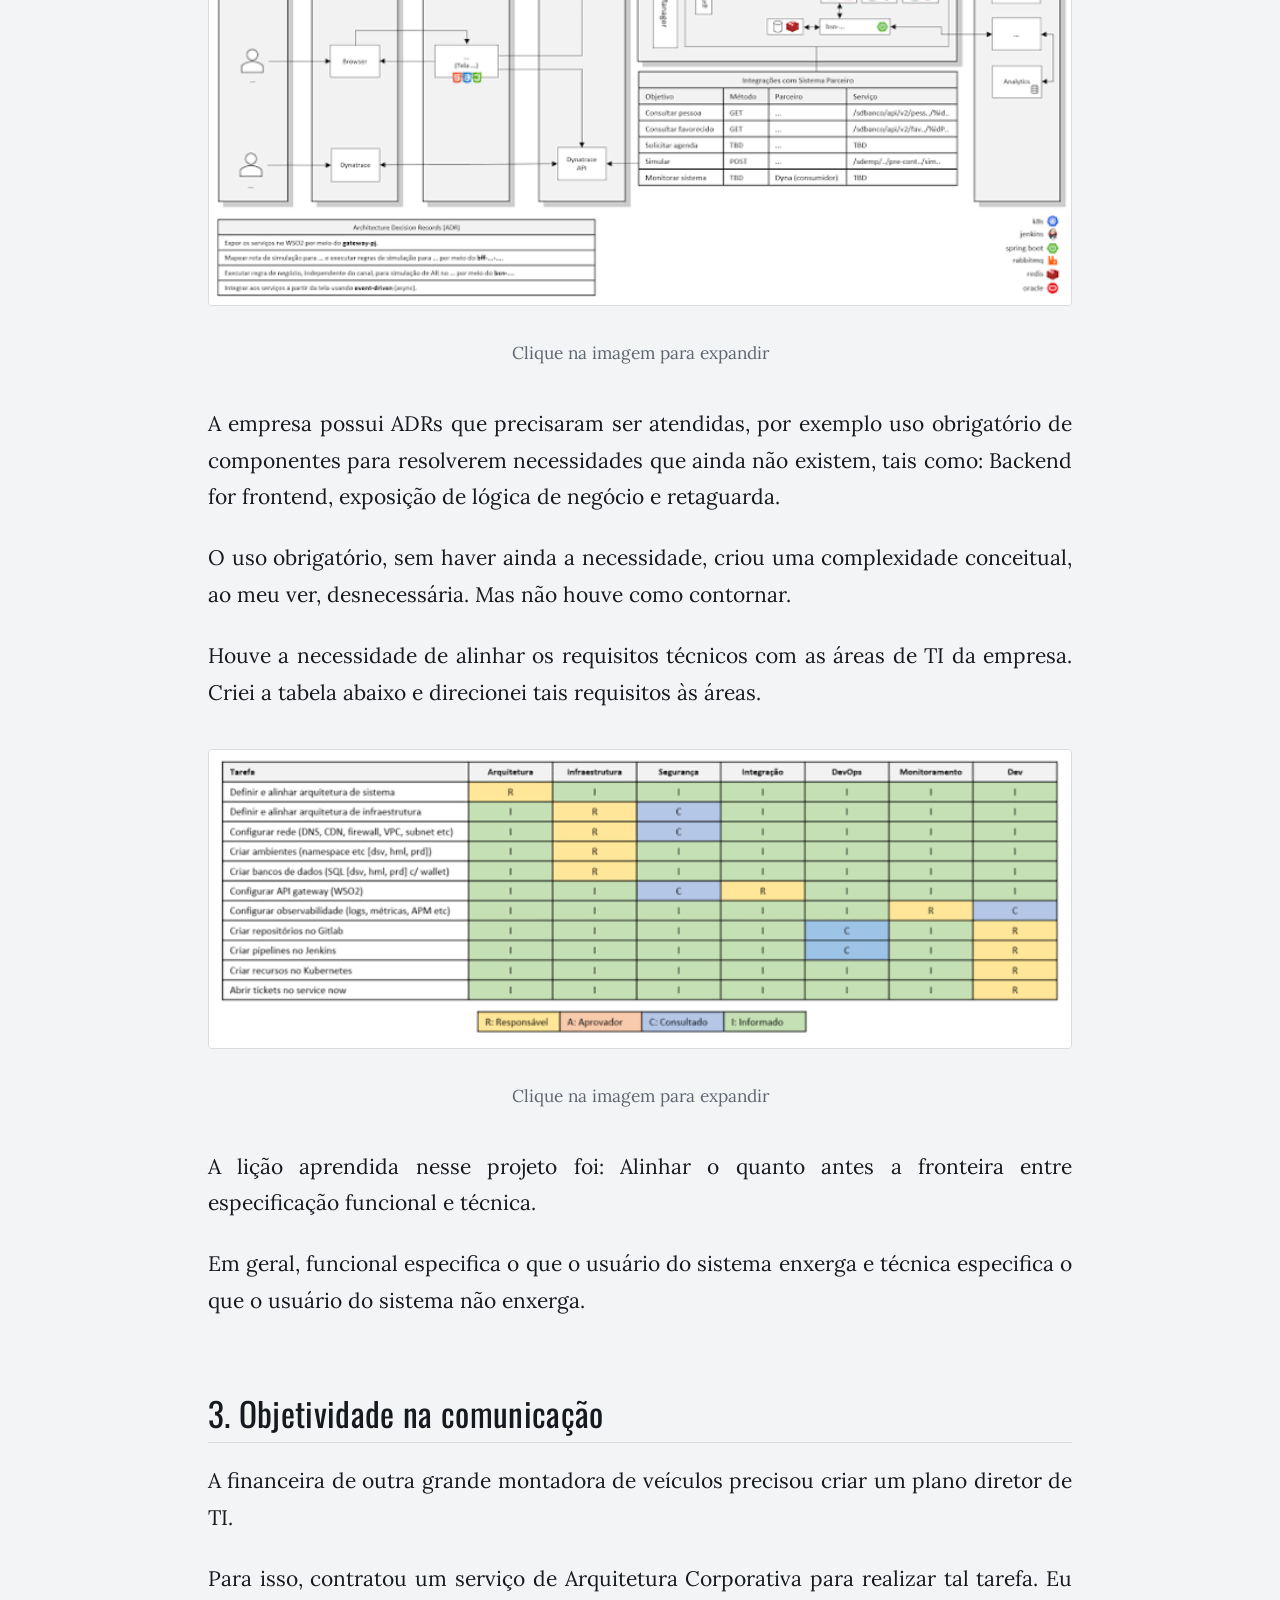
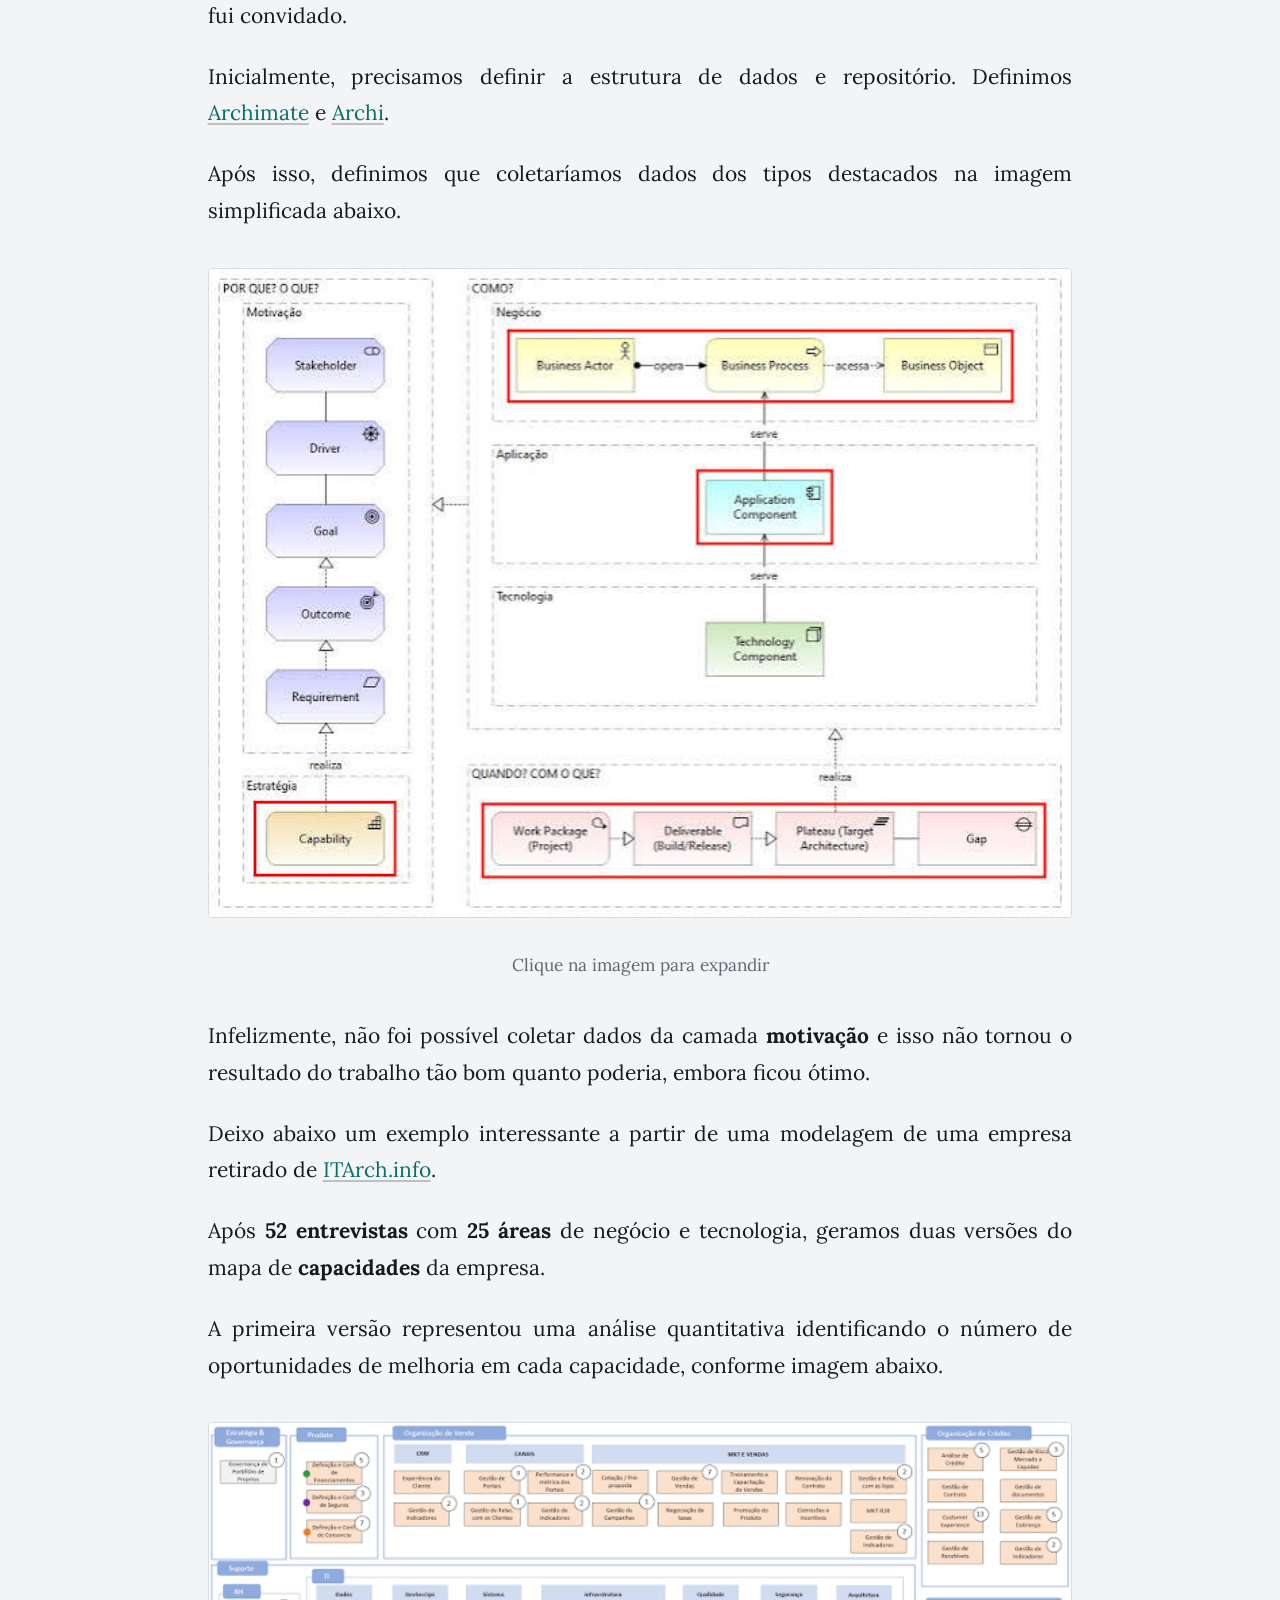
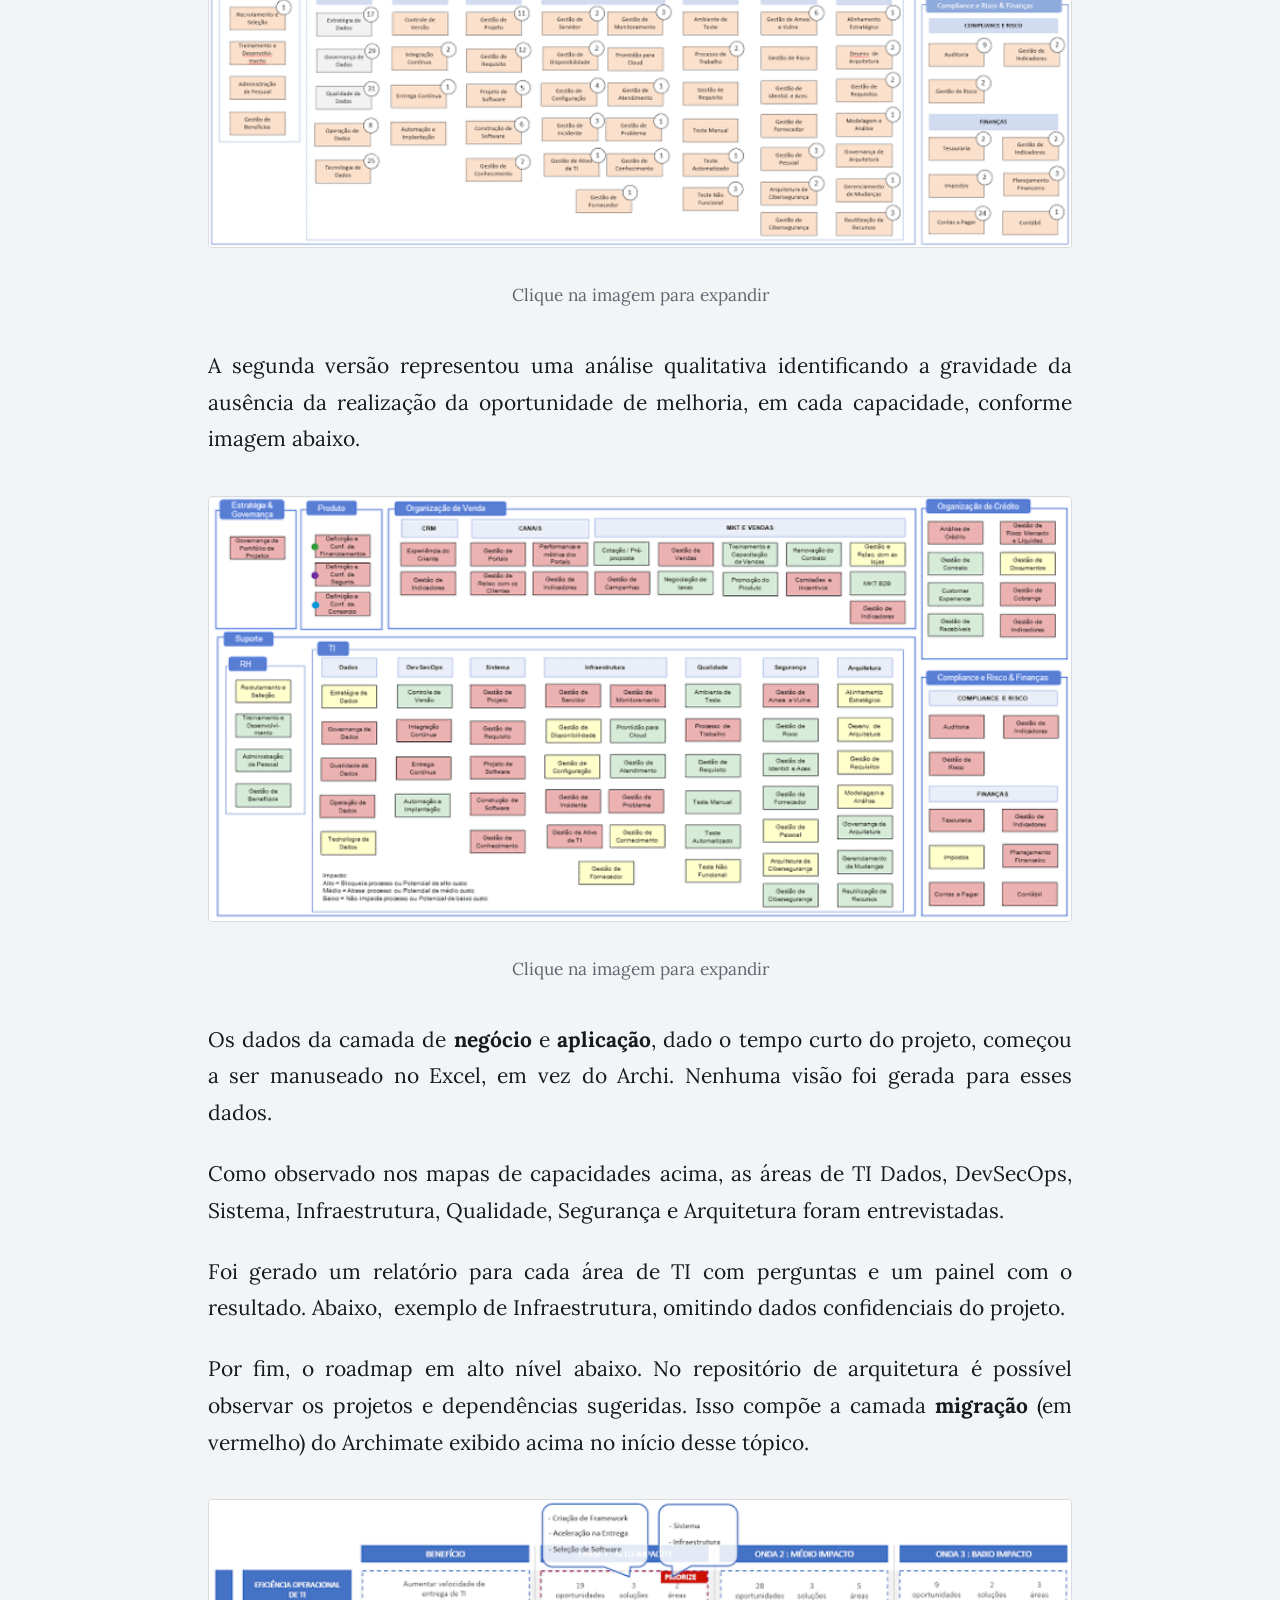
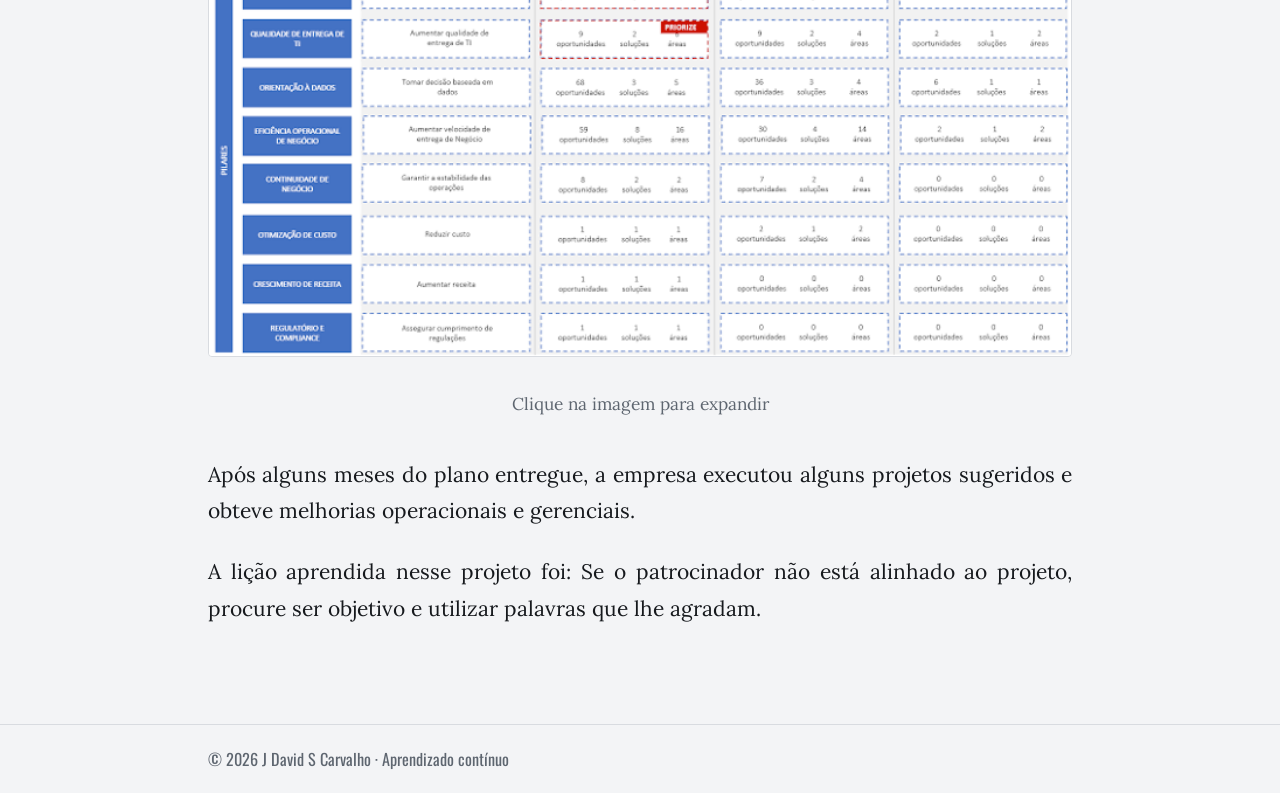
<file: 3-licoes/index.html>
<!doctype html>
<html lang="pt-BR">
<head>
<meta charset="utf-8">
<meta name="viewport" content="width=device-width, initial-scale=1">
<title>3 lições atuando como Arquiteto de Soluções, Corporativo e Líder Técnico - J David S Carvalho</title>
<script>(function(){try{var t=localStorage.getItem('jdsc-theme');if(t==='light'||t==='dark')document.documentElement.setAttribute('data-theme',t);}catch(e){}})();</script>
<link rel="preconnect" href="https://fonts.googleapis.com"><link rel="preconnect" href="https://fonts.gstatic.com" crossorigin>
<link href="https://fonts.googleapis.com/css2?family=Lora:ital,wght@0,400;0,700;1,400&family=Oswald:wght@400;500&family=IBM+Plex+Mono:wght@400;500&display=swap" rel="stylesheet">
<link rel="stylesheet" href="../style.css">
<meta name="description" content="Em 2023, fui chamado para participar de projetos exercendo alguns papéis, tais como: Arquiteto de Soluções, Arquiteto Corporativo e Líder Técnico.">
<link rel="canonical" href="https://jdsc.me/3-licoes/">
<link rel="icon" href="data:image/svg+xml,%3Csvg xmlns='http://www.w3.org/2000/svg' viewBox='0 0 64 64'%3E%3Crect width='64' height='64' rx='12' fill='%230d0c0a'/%3E%3Ctext x='32' y='47' font-family='Georgia,serif' font-size='42' font-weight='700' text-anchor='middle' fill='%23f0b04a'%3EJ%3C/text%3E%3C/svg%3E">
<meta property="og:type" content="article">
<meta property="og:site_name" content="J David S Carvalho">
<meta property="og:locale" content="pt_BR">
<meta property="og:title" content="3 lições atuando como Arquiteto de Soluções, Corporativo e Líder Técnico">
<meta property="og:description" content="Em 2023, fui chamado para participar de projetos exercendo alguns papéis, tais como: Arquiteto de Soluções, Arquiteto Corporativo e Líder Técnico.">
<meta property="og:url" content="https://jdsc.me/3-licoes/">
<meta property="og:image" content="https://jdsc.me/assets/uploads/2024/05/capa.jpg">
<meta property="og:image:alt" content="3 lições atuando como Arquiteto de Soluções, Corporativo e Líder Técnico">
<meta property="og:image:width" content="1740">
<meta property="og:image:height" content="871">
<meta name="twitter:card" content="summary_large_image">
<meta name="twitter:image" content="https://jdsc.me/assets/uploads/2024/05/capa.jpg">
</head>
<body class="kind-post">
<header class="site-header"><div class="col">
  <a class="brand" href="../"><b>jdsc</b>/registros</a>
  <nav><a href="../cv.pdf">Currículo</a><a href="../42-livros/">Livros</a><button class="theme-toggle" id="theme-toggle" type="button" aria-label="Alternar modo claro/escuro" title="Alternar claro/escuro"><span aria-hidden="true">☾</span></button>
<script>(function(){var b=document.getElementById('theme-toggle'),r=document.documentElement;
function cur(){var t=r.getAttribute('data-theme');if(t)return t;return window.matchMedia&&matchMedia('(prefers-color-scheme: dark)').matches?'dark':'light';}
function paint(){b.firstChild.textContent=cur()==='dark'?'\u2600':'\u263E';}
b.addEventListener('click',function(){var n=cur()==='dark'?'light':'dark';r.setAttribute('data-theme',n);try{localStorage.setItem('jdsc-theme',n);}catch(e){}paint();});
paint();})();</script></nav>
</div></header>
<section class="col intro">
  <div class="intro-text">
    <h1 class="intro-name">J David S Carvalho</h1>
    <p class="intro-role">Staff Software Engineer</p>
    <p class="intro-lede">Registros de engenharia de software: o contexto de cada projeto, o que foi decidido e o que aprendi.</p>
  </div>
  <img class="intro-photo" src="../assets/avatar.jpg" alt="Foto de J David S Carvalho" width="460" height="460">
</section>
<main class="col content">
  <nav class="toc" id="toc" hidden><p class="toc-title">Seções</p><ol></ol></nav>
  <article class="entry entry-post"><header class="entry-header"><p class="record"><span class="record-id">REG-006</span> <span class="record-status">aceito</span></p><h1 class="entry-title">3 lições atuando como Arquiteto de Soluções, Corporativo e Líder Técnico</h1><p class="meta"><time datetime="2024-05-15">15 de maio de 2024</time></p></header><div class="entry-content"><p><img alt="" class="aligncenter wp-image-676 size-large" height="513" loading="lazy" src="../assets/uploads/2024/05/capa.jpg" width="1024"/></p>
<p>Em 2023, fui chamado para participar de projetos exercendo alguns papéis, tais como: Arquiteto de Soluções, Arquiteto Corporativo e Líder Técnico.</p>
<p>Projetos que geraram muito aprendizado e três lições que compartilho abaixo.</p>
<h2 id="1-discernimento-com-frameworks">1. Discernimento com frameworks<a aria-label="Link para esta seção" class="anchor" href="#1-discernimento-com-frameworks">#</a></h2>
<p>A financeira de uma grande montadora de veículos precisou aumentar a velocidade de lançamento de novas ofertas de seguros em seu sistema de financiamento de veículos.</p>
<p>Para isso, contratou um serviço de TI para identificar o <em>as is</em> de suas aplicações e definir o <em>to be</em> para atender essa necessidade. Eu fui convidado.</p>
<p>O time de arquitetura da empresa não possuía um <span>repositório de arquitetura</span> e, por consequência, não possuía uma <span>estrutura de dados</span> (metamodelo).</p>
<p>Sem isso, é impossível executar o trabalho utilizando os três passos sugeridos pelo TOGAF na imagem abaixo. Clique na imagem para expandir.</p>
<figure class="wp-caption aligncenter" id="attachment_648"><a href="../assets/uploads/2024/05/34_contentfwk3-modified-scaled.jpg"><img alt="" class="wp-image-648 size-large" height="829" loading="lazy" src="../assets/uploads/2024/05/34_contentfwk3-modified.jpg" width="1024"/></a><figcaption class="wp-caption-text" id="caption-attachment-648">Clique na imagem para expandir (<a href="https://pubs.opengroup.org/togaf-standard/architecture-content/chap03.html#tagfcjh_9" rel="noopener" target="_blank">fonte</a>)</figcaption></figure>
<p>Como o objetivo não era definir esses itens faltantes para um setor de arquitetura, mas para um serviço de 1-2 meses, utilizei somente os tipos destacados abaixo do <a href="https://www.opengroup.org/archimate-forum/archimate-overview" rel="noopener" target="_blank">Archimate</a> (imagem com <span>estrutura simplificada</span>), os quais foram suficientes.</p>
<p>O resultado desse trabalho, realizado junto com uma analista de negócio da empresa, foi a identificação <em>as is </em>na estrutura destacada acima, o <em>to be</em> da arquitetura de aplicações e o business case do projeto composto por escopo, esforço, time, premissas e fora de escopo.</p>
<p>Uma lição aprendida tirada desse projeto foi: Se houver discernimento para usar somente o que é necessário de um framework, ele será útil em vários casos de uso.</p>
<h2 id="2-fronteira-entre-funcional-e-t-cnica">2. Fronteira entre funcional e técnica<a aria-label="Link para esta seção" class="anchor" href="#2-fronteira-entre-funcional-e-t-cnica">#</a></h2>
<p>A financeira de uma das maiores varejistas do Brasil precisou lançar um produto para seus fornecedores.</p>
<p>Para isso, montou um time multidisciplinar e eu fui convidado à ser líder técnico e, parte do tempo, arquiteto de soluções.</p>
<p>Inicialmente, o time de produtos não havia especificado o produto conforme um time de tecnologia necessita para iniciar o trabalho.</p>
<p>Dessa forma, contribuí auxiliando no uso de BPMN e conceituando os limites entre especificação funcional e técnica.</p>
<p>O avanço desse trabalho resultou na definição dos <span>atores</span>, <span>processos</span>, <span>dados</span> e <span>serviços de negócio</span> necessários para operar o novo produto. Em outras palavras, considerando o Archimate apresentado no tópico anterior, a <span><strong>camada de negócio</strong></span> estava sendo definida.</p>
<p>Com isso, consegui começar a definir a <strong><span>camada de aplicação</span></strong> identificando as <span>aplicações existentes</span> que iriam atender os serviços de negócio, <span>novas aplicações</span> que seriam desenhadas, <span>aquisição de fornecedores</span> e <span>fronteiras com outros times</span>.</p>
<p>O panorama do projeto ficou conforme abaixo, omitindo dados confidenciais do projeto.</p>
<figure class="wp-caption aligncenter" id="attachment_700"><a href="../assets/uploads/2024/05/panorama.png"><img alt="" class="wp-image-700 size-large" height="554" loading="lazy" src="../assets/uploads/2024/05/panorama.png" width="1024"/></a><figcaption class="wp-caption-text" id="caption-attachment-700">Clique na imagem para expandir</figcaption></figure>
<p>Essa imagem foi útil para alinhar serviços (requisitos) de negócio com os sistemas, para criação de histórias de usuário, para reunião com fornecedor, para reunião com outros times e para iniciar a solução em baixo nível.</p>
<p>Como exemplo, abaixo, uma solução em baixo nível de uma funcionalidade para atender um conjunto de histórias de usuário, omitindo dados confidenciais do projeto.</p>
<figure class="wp-caption aligncenter" id="attachment_703"><a href="../assets/uploads/2024/05/solucao-baixo-nivel.png"><img alt="" class="wp-image-703 size-large" height="558" loading="lazy" src="../assets/uploads/2024/05/solucao-baixo-nivel.png" width="1024"/></a><figcaption class="wp-caption-text" id="caption-attachment-703">Clique na imagem para expandir</figcaption></figure>
<p>A empresa possui ADRs que precisaram ser atendidas, por exemplo uso obrigatório de componentes para resolverem necessidades que ainda não existem, tais como: Backend for frontend, exposição de lógica de negócio e retaguarda.</p>
<p>O uso obrigatório, sem haver ainda a necessidade, criou uma complexidade conceitual, ao meu ver, desnecessária. Mas não houve como contornar.</p>
<p>Houve a necessidade de alinhar os requisitos técnicos com as áreas de TI da empresa. Criei a tabela abaixo e direcionei tais requisitos às áreas.</p>
<figure class="wp-caption aligncenter" id="attachment_713"><a href="../assets/uploads/2024/05/areas-ti.png"><img alt="" class="wp-image-713 size-large" height="355" loading="lazy" src="../assets/uploads/2024/05/areas-ti.png" width="1024"/></a><figcaption class="wp-caption-text" id="caption-attachment-713">Clique na imagem para expandir</figcaption></figure>
<p>A lição aprendida nesse projeto foi: Alinhar o quanto antes a fronteira entre especificação funcional e técnica.</p>
<p>Em geral, funcional especifica o que o usuário do sistema enxerga e técnica especifica o que o usuário do sistema não enxerga.</p>
<h2 id="3-objetividade-na-comunica-o">3. Objetividade na comunicação<a aria-label="Link para esta seção" class="anchor" href="#3-objetividade-na-comunica-o">#</a></h2>
<p>A financeira de outra grande montadora de veículos precisou criar um plano diretor de TI.</p>
<p>Para isso, contratou um serviço de Arquitetura Corporativa para realizar tal tarefa. Eu fui convidado.</p>
<p>Inicialmente, precisamos definir a estrutura de dados e repositório. Definimos <a href="https://www.opengroup.org/archimate-forum/archimate-overview" rel="noopener" target="_blank">Archimate</a> e <a href="https://www.archimatetool.com/" rel="noopener" target="_blank">Archi</a>.</p>
<p>Após isso, definimos que coletaríamos dados dos tipos destacados na imagem simplificada abaixo.</p>
<figure class="wp-caption aligncenter" id="attachment_711"><a href="../assets/uploads/2024/05/archimate-simplificado.png"><img alt="" class="wp-image-711 size-full" height="657" loading="lazy" src="../assets/uploads/2024/05/archimate-simplificado.png" width="874"/></a><figcaption class="wp-caption-text" id="caption-attachment-711">Clique na imagem para expandir</figcaption></figure>
<p>Infelizmente, não foi possível coletar dados da camada <span><strong>motivação</strong></span> e isso não tornou o resultado do trabalho tão bom quanto poderia, embora ficou ótimo.</p>
<p>Deixo abaixo um exemplo interessante a partir de uma modelagem de uma empresa retirado de <a href="https://www.itarch.info/" rel="noopener" target="_blank">ITArch.info</a>.</p>
<p>Após <span><strong>52 entrevistas</strong></span> com <span><strong>25 áreas</strong></span> de negócio e tecnologia, geramos duas versões do mapa de <span><strong>capacidades</strong></span> da empresa.</p>
<p>A primeira versão representou uma análise quantitativa identificando o número de oportunidades de melhoria em cada capacidade, conforme imagem abaixo.</p>
<figure class="wp-caption aligncenter" id="attachment_715"><a href="../assets/uploads/2024/05/capacidades-analise-quantitativa.png"><img alt="" class="wp-image-715 size-large" height="507" loading="lazy" src="../assets/uploads/2024/05/capacidades-analise-quantitativa.png" width="1024"/></a><figcaption class="wp-caption-text" id="caption-attachment-715">Clique na imagem para expandir</figcaption></figure>
<p>A segunda versão representou uma análise qualitativa identificando a gravidade da ausência da realização da oportunidade de melhoria, em cada capacidade, conforme imagem abaixo.</p>
<figure class="wp-caption aligncenter" id="attachment_716"><a href="../assets/uploads/2024/05/capacidades-analise-qualitativa.png"><img alt="" class="wp-image-716 size-large" height="505" loading="lazy" src="../assets/uploads/2024/05/capacidades-analise-qualitativa.png" width="1024"/></a><figcaption class="wp-caption-text" id="caption-attachment-716">Clique na imagem para expandir</figcaption></figure>
<p>Os dados da camada de <span><strong>negócio</strong></span> e <span><strong>aplicação</strong></span>, dado o tempo curto do projeto, começou a ser manuseado no Excel, em vez do Archi. Nenhuma visão foi gerada para esses dados.</p>
<p>Como observado nos mapas de capacidades acima, as áreas de TI <span>Dados</span>, <span>DevSecOps</span>, <span>Sistema</span>, <span>Infraestrutura</span>, <span>Qualidade</span>, <span>Segurança</span> e <span>Arquitetura</span> foram entrevistadas.</p>
<p>Foi gerado um relatório para cada área de TI com perguntas e um painel com o resultado. Abaixo,  exemplo de Infraestrutura, omitindo dados confidenciais do projeto.</p>
<p>Por fim, o roadmap em alto nível abaixo. No repositório de arquitetura é possível observar os projetos e dependências sugeridas. Isso compõe a camada <span><strong>migração</strong></span> (em vermelho) do Archimate exibido acima no início desse tópico.</p>
<figure class="wp-caption aligncenter" id="attachment_725"><a href="../assets/uploads/2024/05/roadmap.png"><img alt="" class="wp-image-725 size-large" height="540" loading="lazy" src="../assets/uploads/2024/05/roadmap.png" width="1024"/></a><figcaption class="wp-caption-text" id="caption-attachment-725">Clique na imagem para expandir</figcaption></figure>
<p>Após alguns meses do plano entregue, a empresa executou alguns projetos sugeridos e obteve melhorias operacionais e gerenciais.</p>
<p>A lição aprendida nesse projeto foi: Se o patrocinador não está alinhado ao projeto, procure ser objetivo e utilizar palavras que lhe agradam.</p></div></article>
</main>
<footer class="site-footer"><div class="col"><p>© 2026 J David S Carvalho · Aprendizado contínuo</p></div></footer>
<script>(function(){var hs=document.querySelectorAll('.entry-content h2[id]'),t=document.getElementById('toc');if(hs.length<2)return;
var ol=t.querySelector('ol');hs.forEach(function(h){var li=document.createElement('li'),a=document.createElement('a');a.href='#'+h.id;
a.textContent=h.firstChild?h.firstChild.textContent.trim():h.textContent;li.appendChild(a);ol.appendChild(li);});
var hd=document.querySelector('.entry-header');if(hd)hd.after(t);t.hidden=false;})();</script>
<script>(function(){
var root=document.querySelector('.entry-content');if(!root)return;
var imgs=[].slice.call(root.querySelectorAll('img'));if(!imgs.length)return;
var imgRe=/\.(jpe?g|png|gif|webp|svg)(\?.*)?$/i;
var items=imgs.map(function(im){var a=im.closest('a[href]');var full=(a&&imgRe.test(a.getAttribute('href')))?a.href:im.currentSrc||im.src;
 var fig=im.closest('figure,.wp-caption');var fc=fig&&fig.querySelector('figcaption,.wp-caption-text');
 im.classList.add('zoomable');if(a&&imgRe.test(a.getAttribute('href')))a.classList.add('zoomable');
 return {el:im,src:full,cap:(fc&&fc.textContent.trim())||im.getAttribute('alt')||''};});
var ov,imgEl,capEl,cntEl,bClose,bPrev,bNext,cur=-1,opener=null;
function build(){ov=document.createElement('div');ov.className='lb';ov.hidden=true;ov.setAttribute('role','dialog');ov.setAttribute('aria-modal','true');ov.setAttribute('aria-label','Imagem ampliada');
 ov.innerHTML='<button type="button" class="lb-close" aria-label="Fechar">\u2715</button><button type="button" class="lb-nav lb-prev" aria-label="Anterior">\u2190</button><figure class="lb-fig"><img class="lb-img" alt=""><figcaption class="lb-cap"></figcaption></figure><button type="button" class="lb-nav lb-next" aria-label="Pr\u00f3xima">\u2192</button><div class="lb-count" aria-live="polite"></div>';
 document.body.appendChild(ov);imgEl=ov.querySelector('.lb-img');capEl=ov.querySelector('.lb-cap');cntEl=ov.querySelector('.lb-count');
 bClose=ov.querySelector('.lb-close');bPrev=ov.querySelector('.lb-prev');bNext=ov.querySelector('.lb-next');
 ov.addEventListener('click',function(e){if(e.target===ov||e.target.classList.contains('lb-fig'))closeUI();});
 bClose.addEventListener('click',closeUI);bPrev.addEventListener('click',function(){go(-1);});bNext.addEventListener('click',function(){go(1);});
 if(items.length<2){bPrev.hidden=bNext.hidden=cntEl.hidden=true;}}
function show(i){cur=(i+items.length)%items.length;var it=items[cur];imgEl.src=(it.el.dataset&&it.el.dataset.dark)?it.el.src:it.src;imgEl.alt=it.cap;capEl.textContent=it.cap;capEl.hidden=!it.cap;cntEl.textContent=(cur+1)+' / '+items.length;}
function go(d){if(items.length>1)show(cur+d);}
function open(i){if(!ov)build();opener=document.activeElement;show(i);ov.hidden=false;document.body.classList.add('lb-open');
 try{history.pushState({lb:1},'');}catch(e){}bClose.focus();}
function hide(){if(!ov||ov.hidden)return;ov.hidden=true;document.body.classList.remove('lb-open');imgEl.removeAttribute('src');if(opener&&opener.focus)opener.focus();}
function closeUI(){if(!ov||ov.hidden)return;if(history.state&&history.state.lb){history.back();}else hide();}
window.addEventListener('popstate',function(){hide();});
document.addEventListener('click',function(e){if(e.button||e.metaKey||e.ctrlKey||e.shiftKey)return;var t=e.target.closest&&e.target.closest('.entry-content img');if(!t)return;
 var i=imgs.indexOf(t);if(i<0)return;e.preventDefault();open(i);});
document.addEventListener('keydown',function(e){if(!ov||ov.hidden)return;
 if(e.key==='Escape'){e.preventDefault();closeUI();}else if(e.key==='ArrowLeft'){go(-1);}else if(e.key==='ArrowRight'){go(1);}
 else if(e.key==='Tab'){var f=[bClose,bPrev,bNext].filter(function(b){return !b.hidden;});var k=f.indexOf(document.activeElement);e.preventDefault();k=(k+(e.shiftKey?-1:1)+f.length)%f.length;f[k].focus();}});
var sx=null;document.addEventListener('touchstart',function(e){if(ov&&!ov.hidden)sx=e.touches[0].clientX;},{passive:true});
document.addEventListener('touchend',function(e){if(sx===null)return;var dx=e.changedTouches[0].clientX-sx;sx=null;if(Math.abs(dx)>60)go(dx<0?1:-1);},{passive:true});
})();
</script>
</body>
</html>
</file>
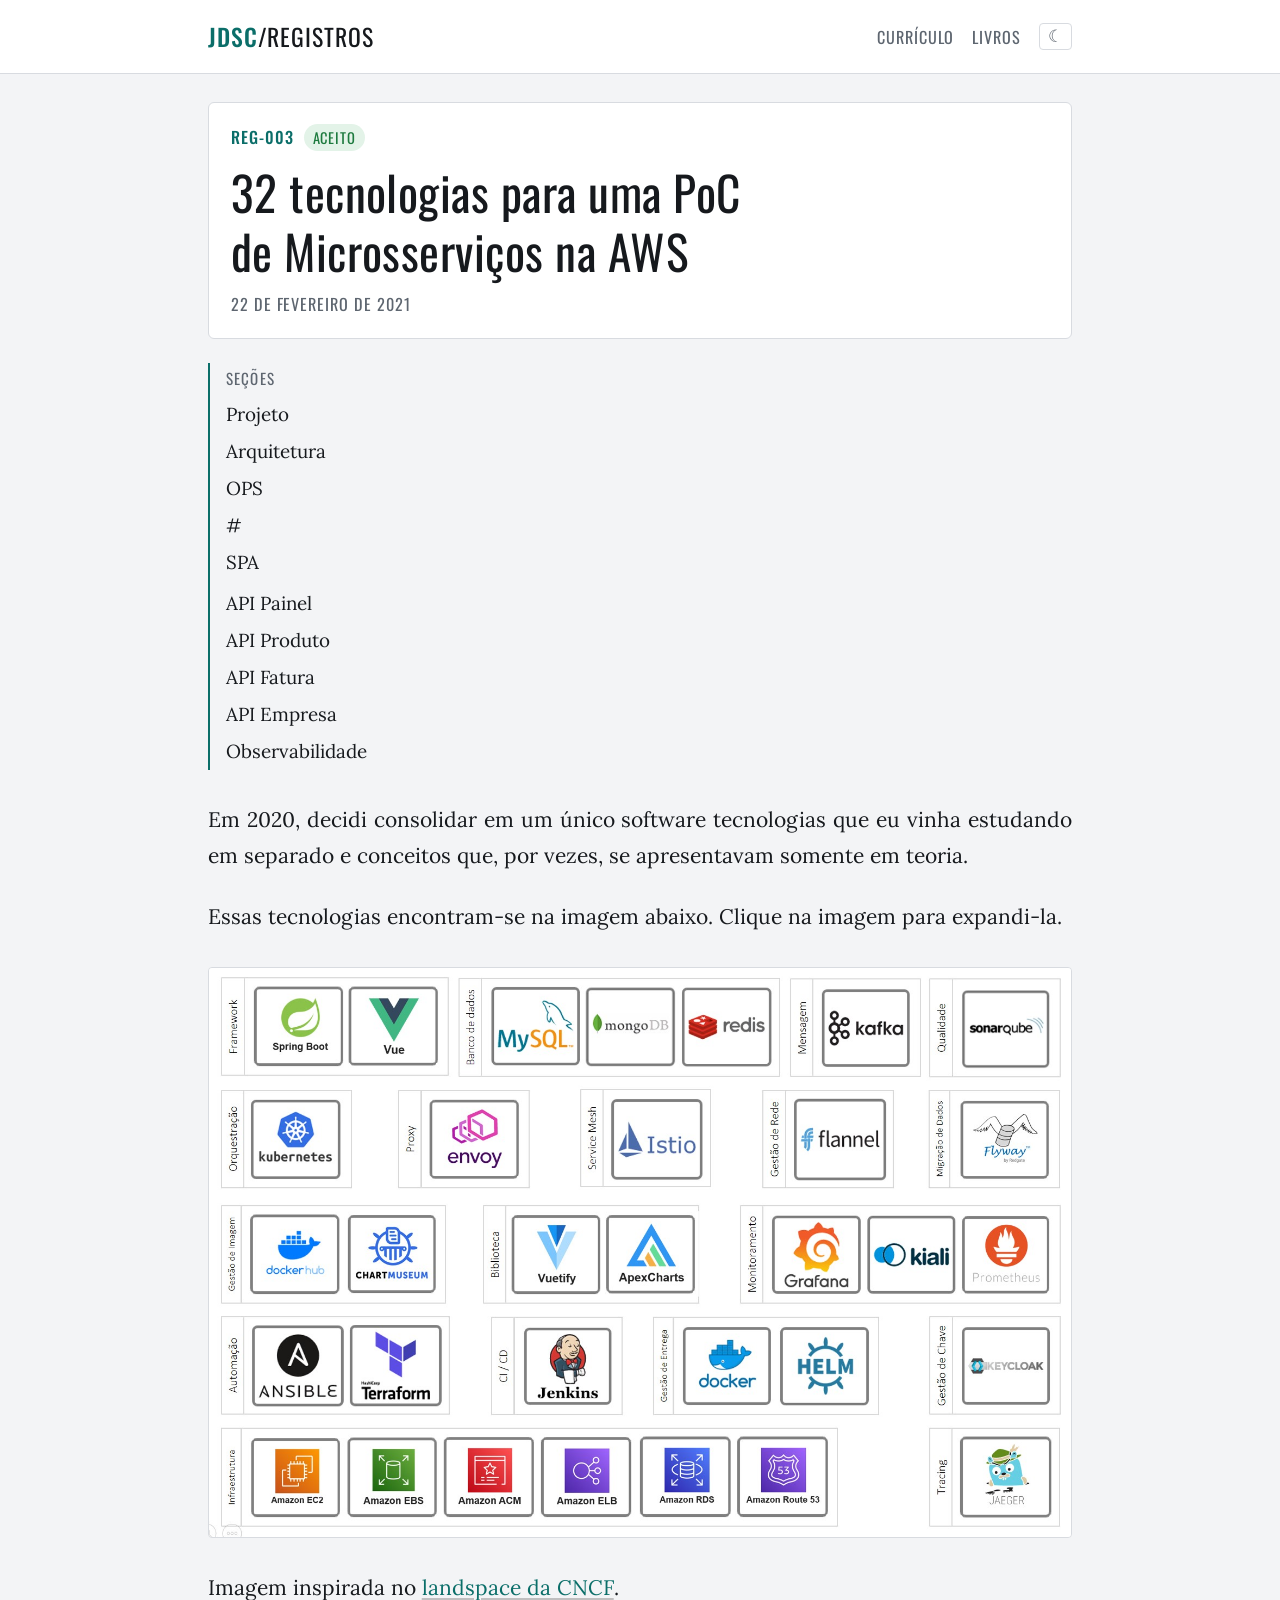
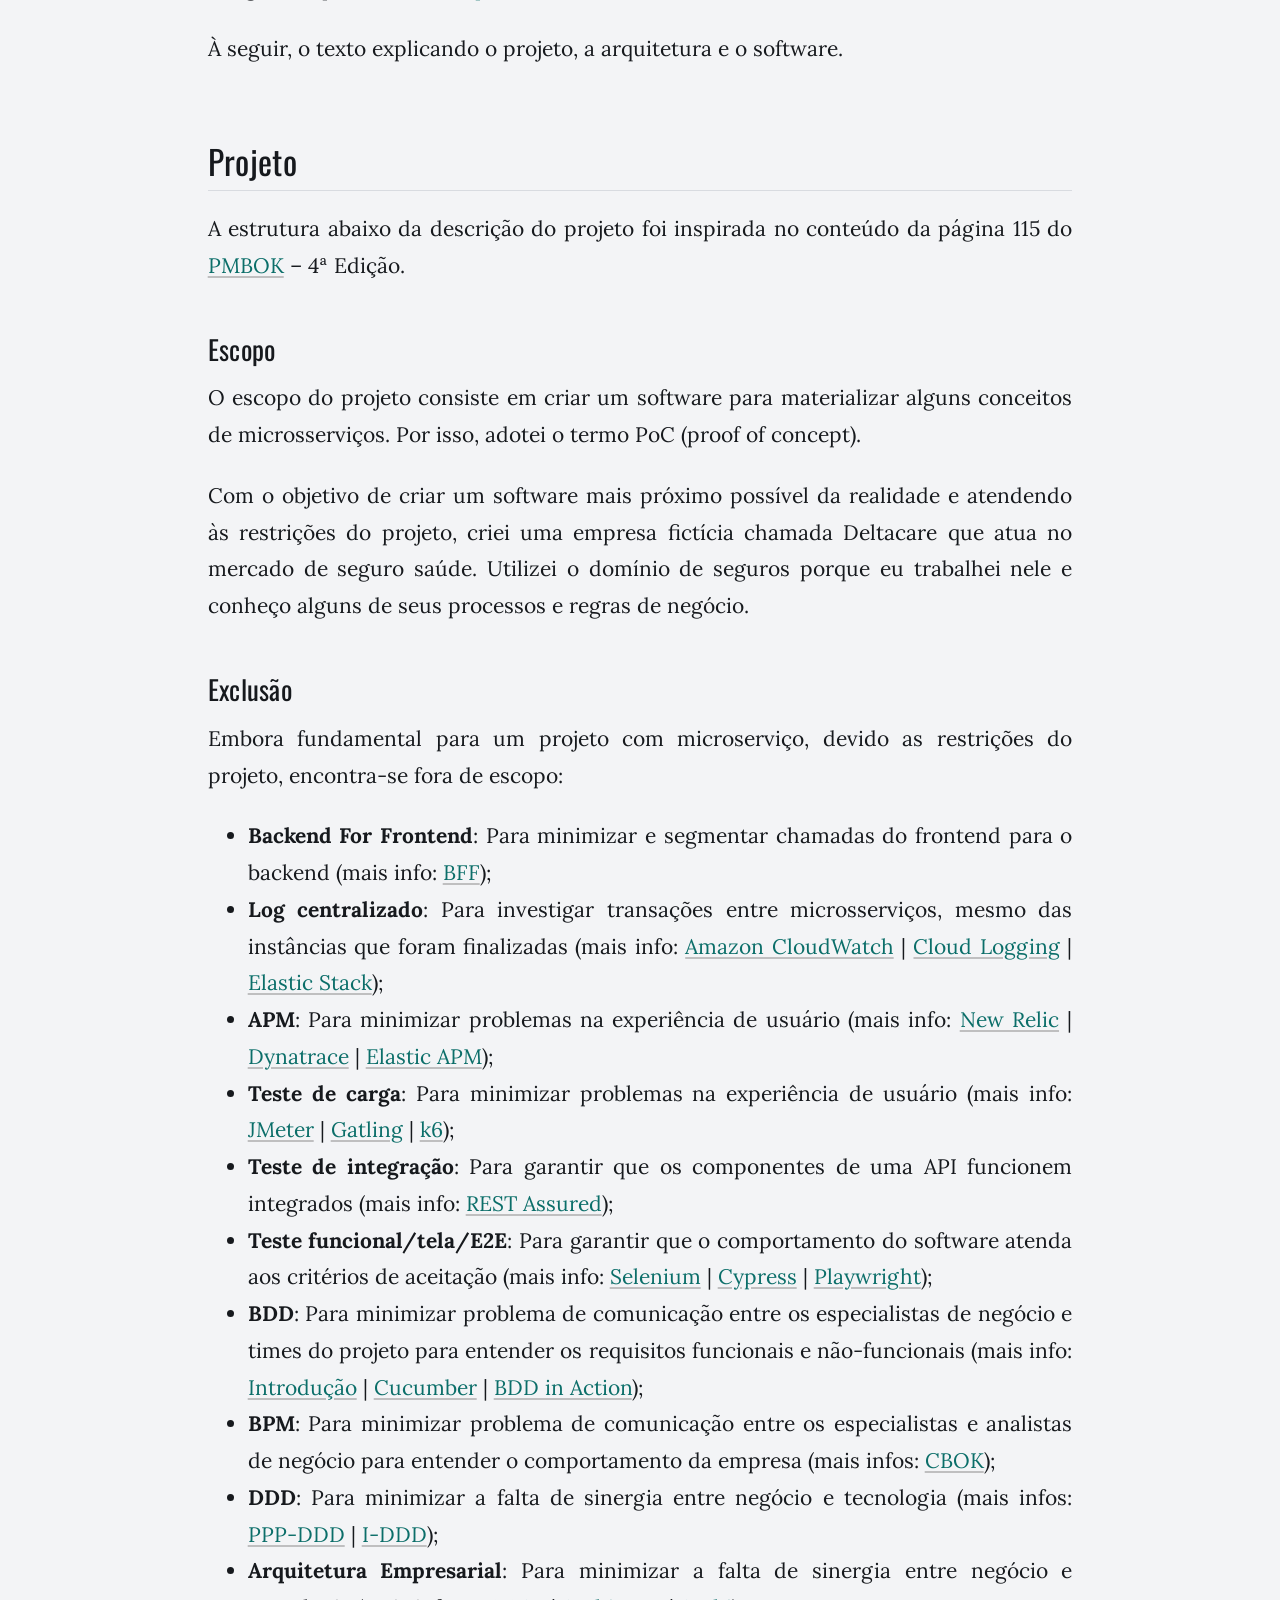
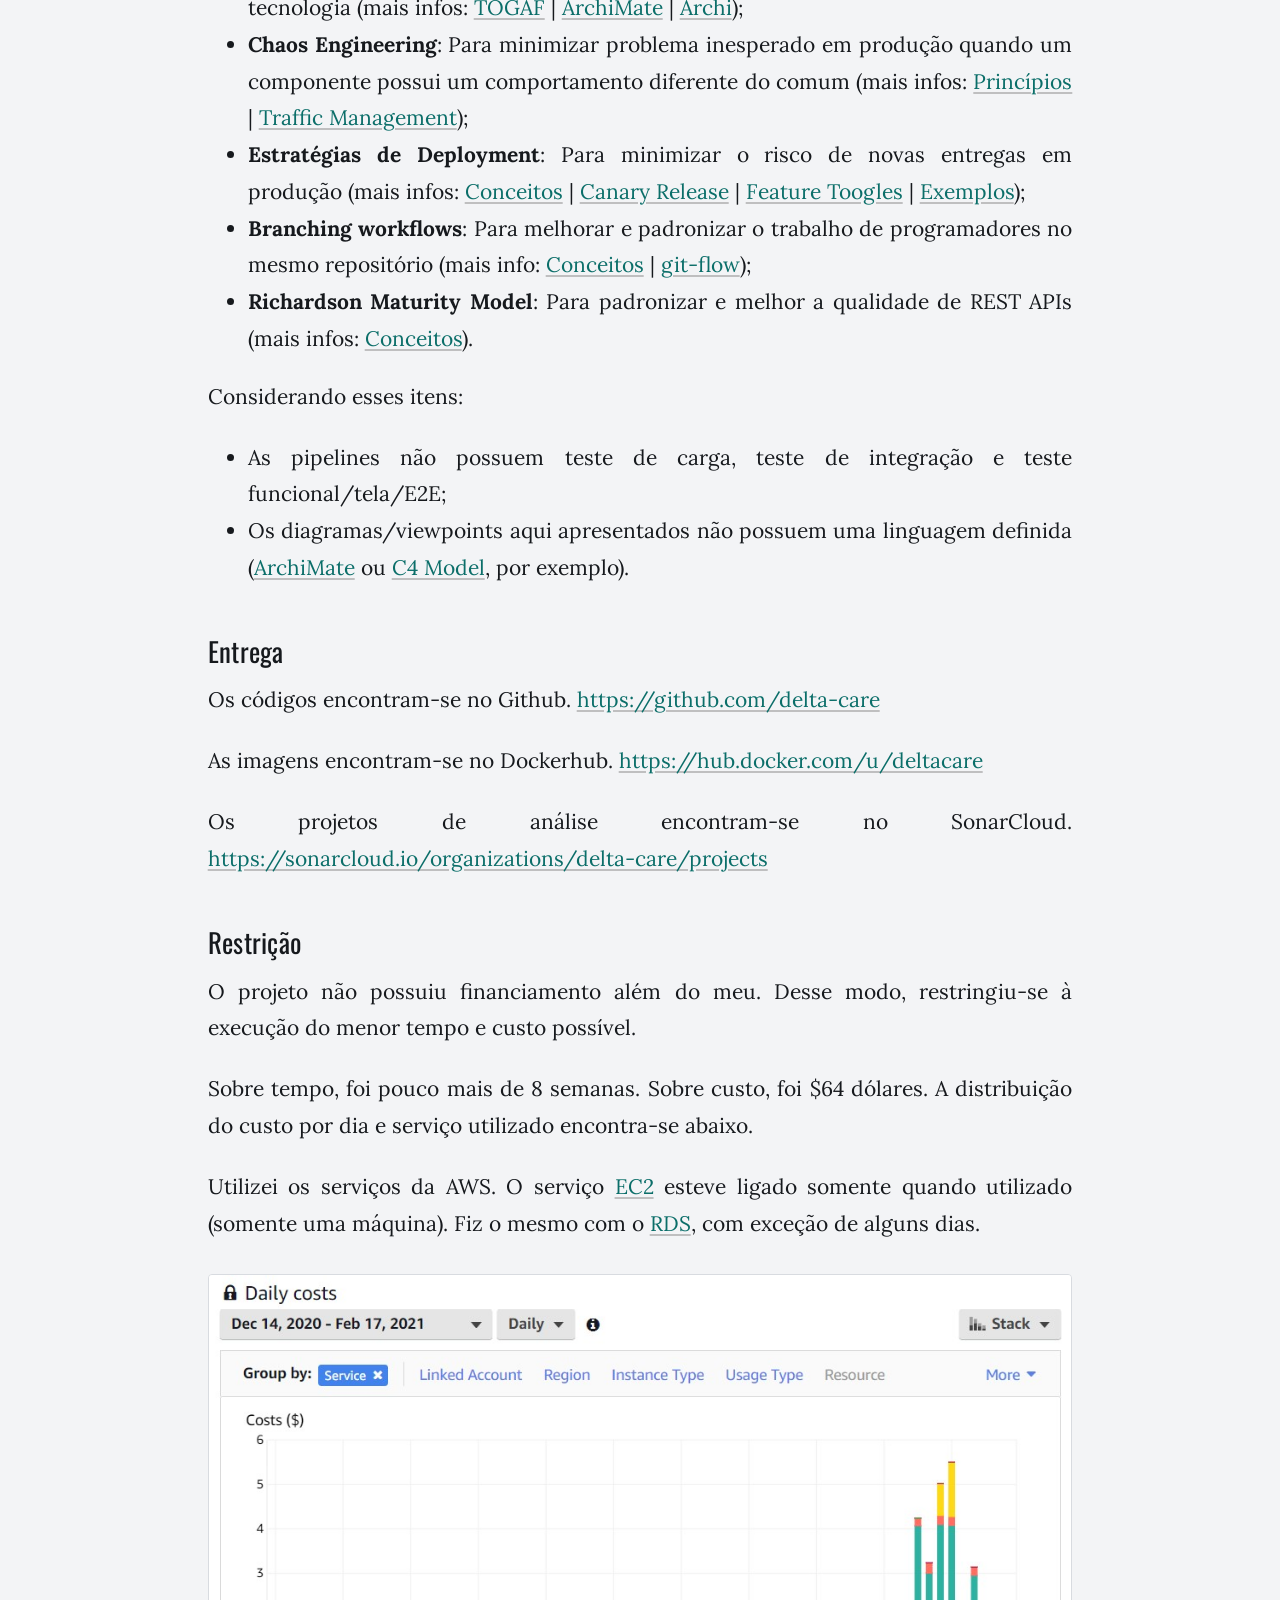
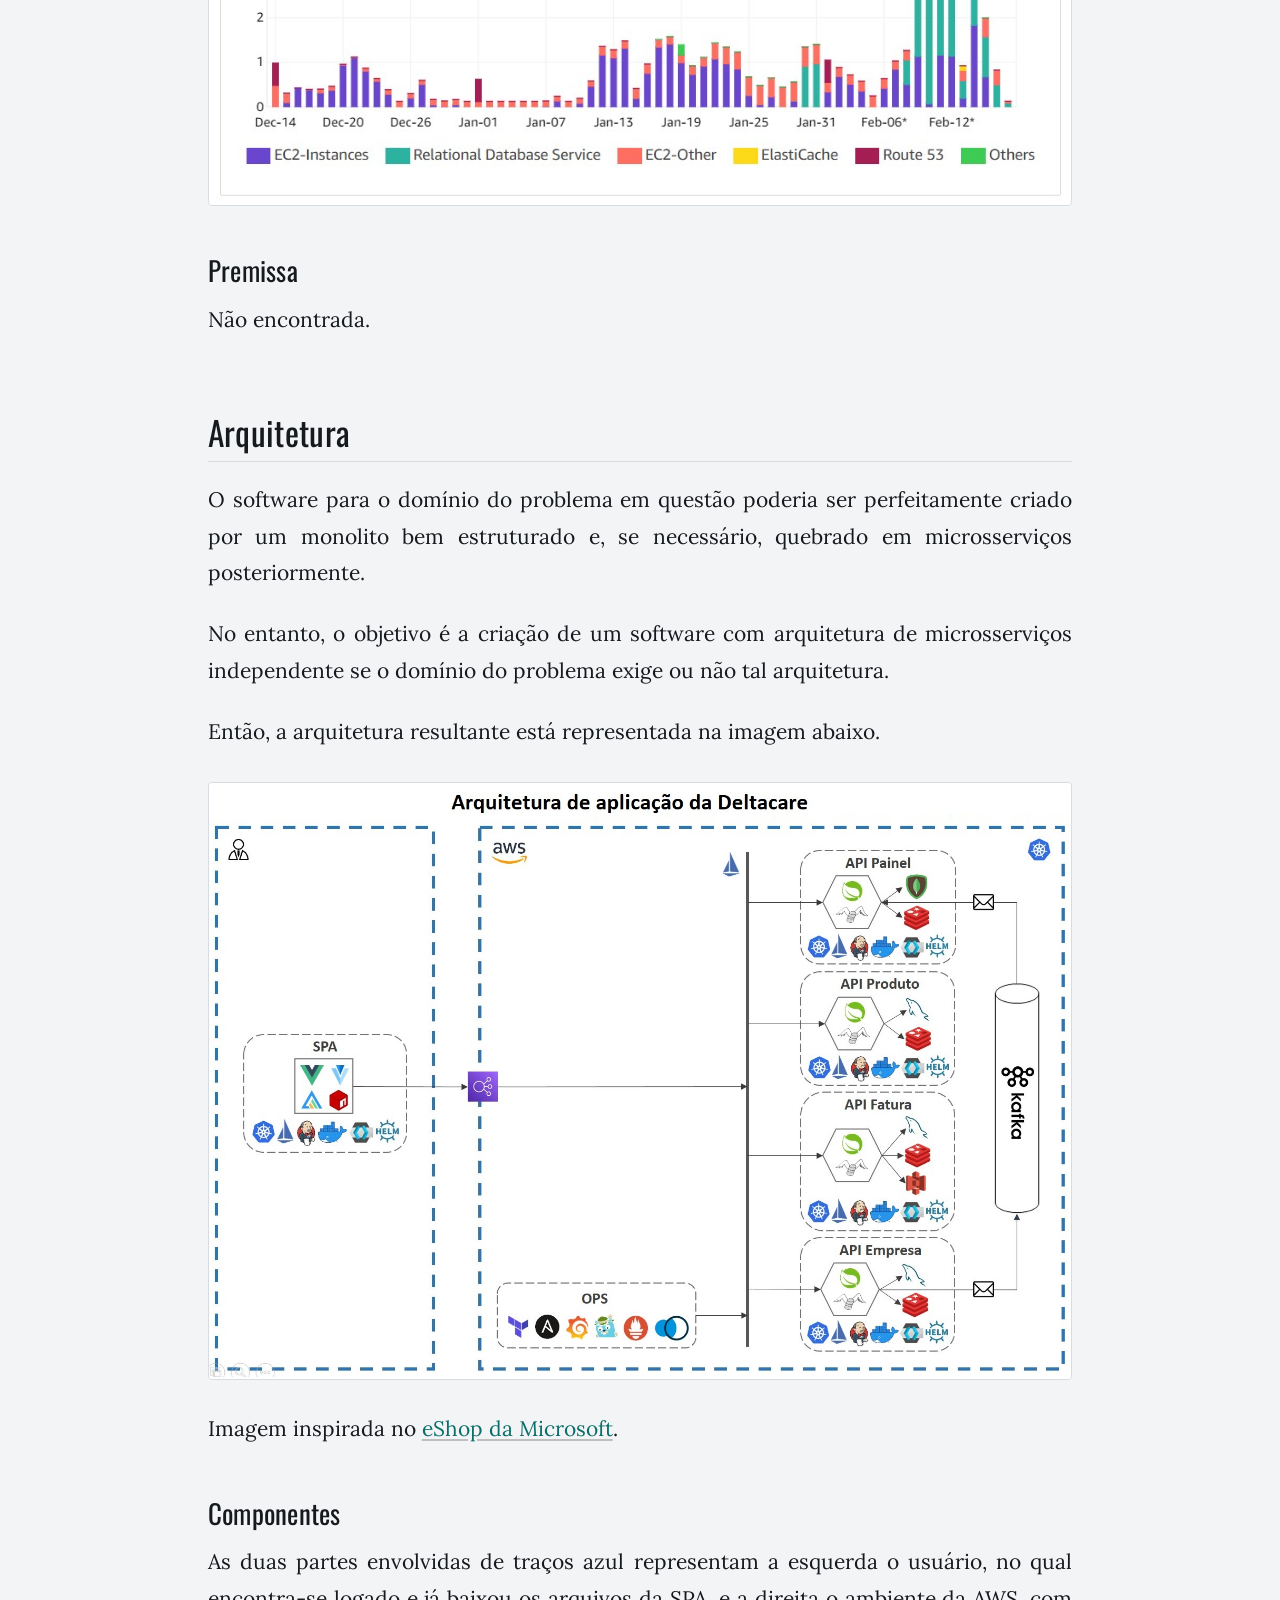
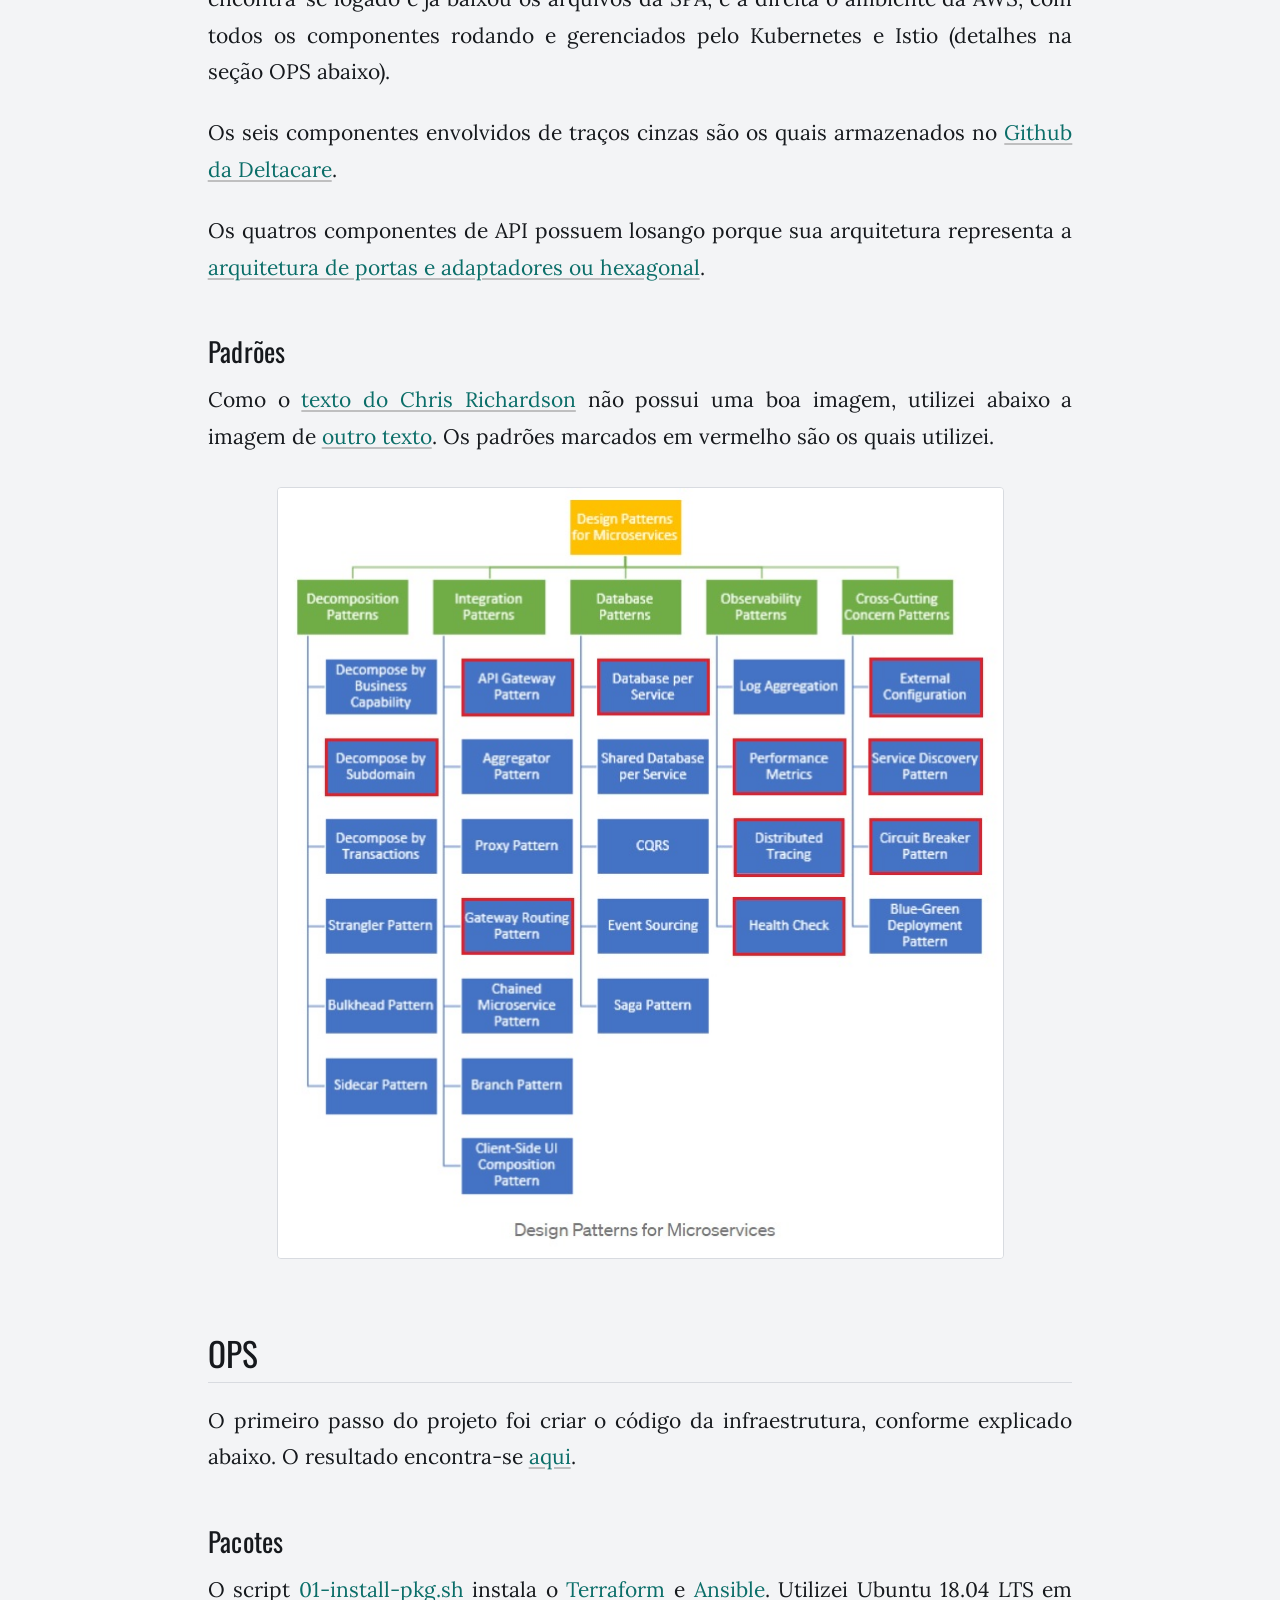
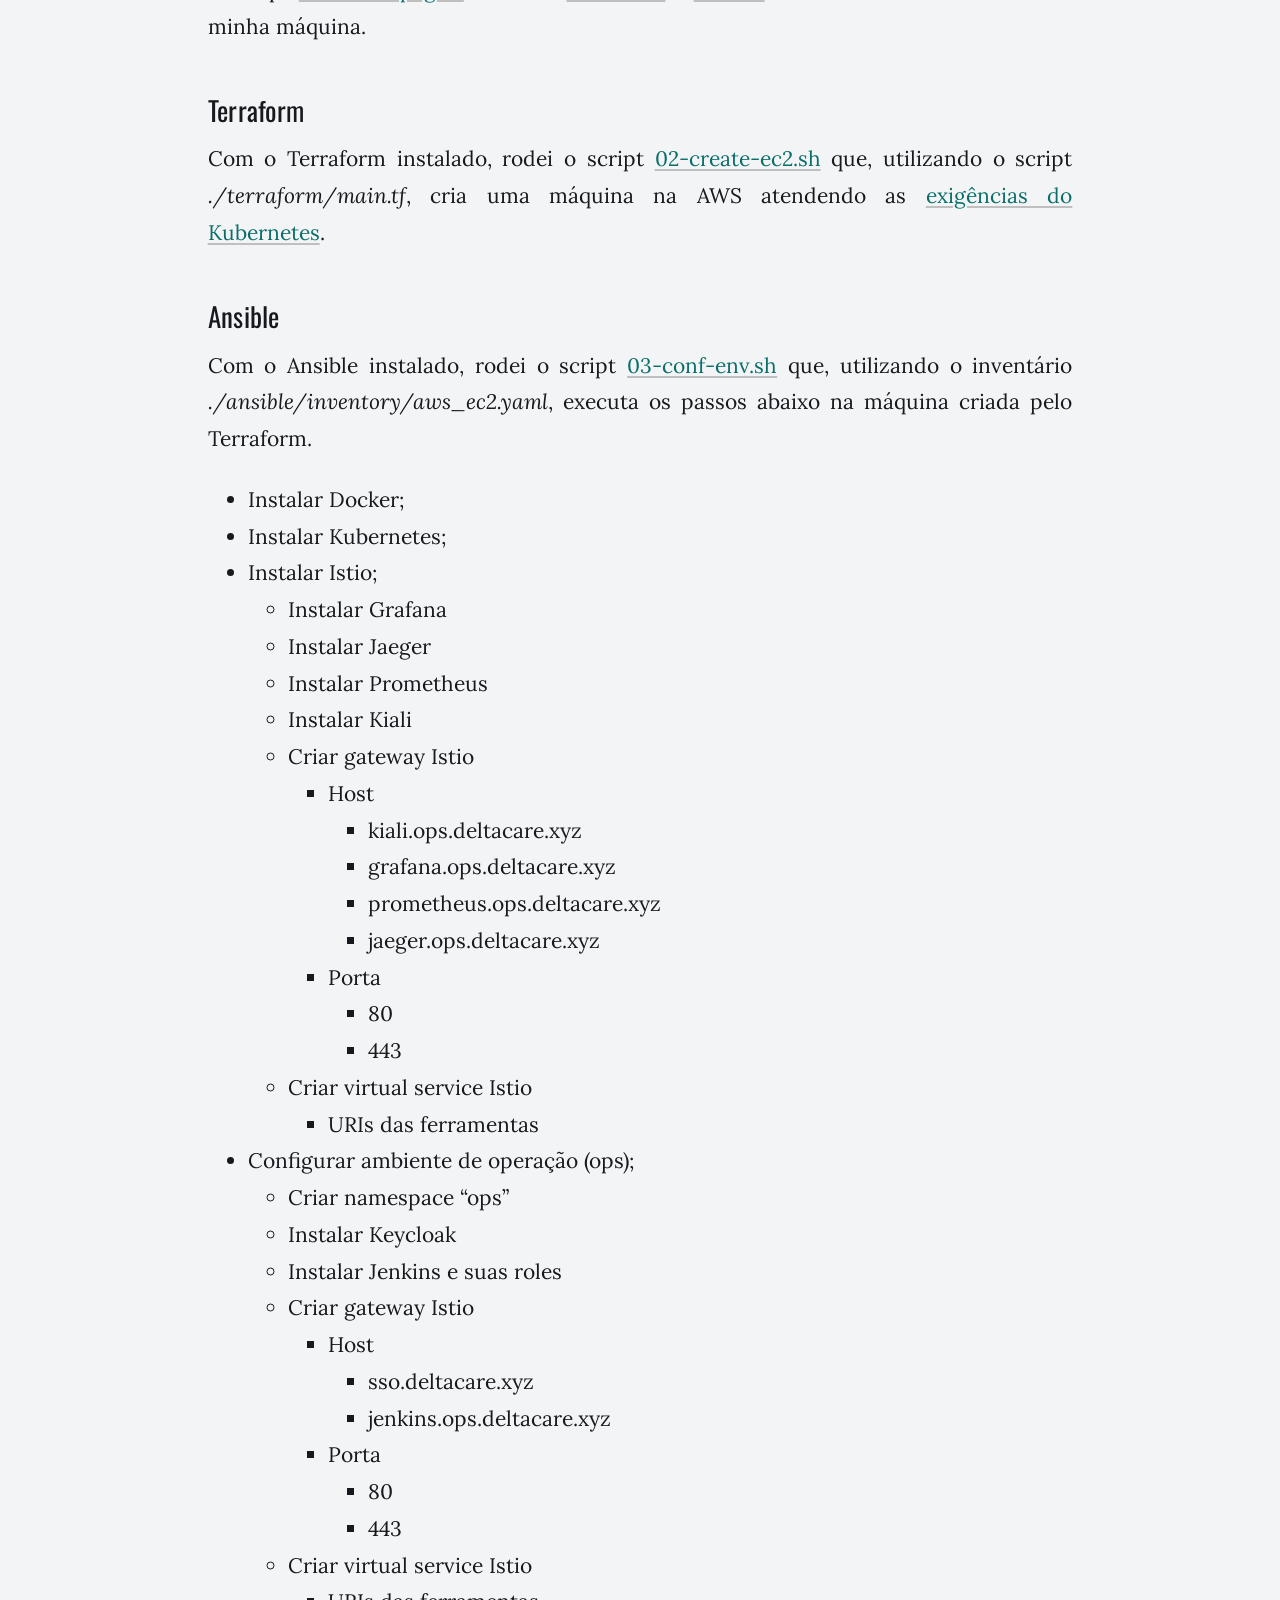
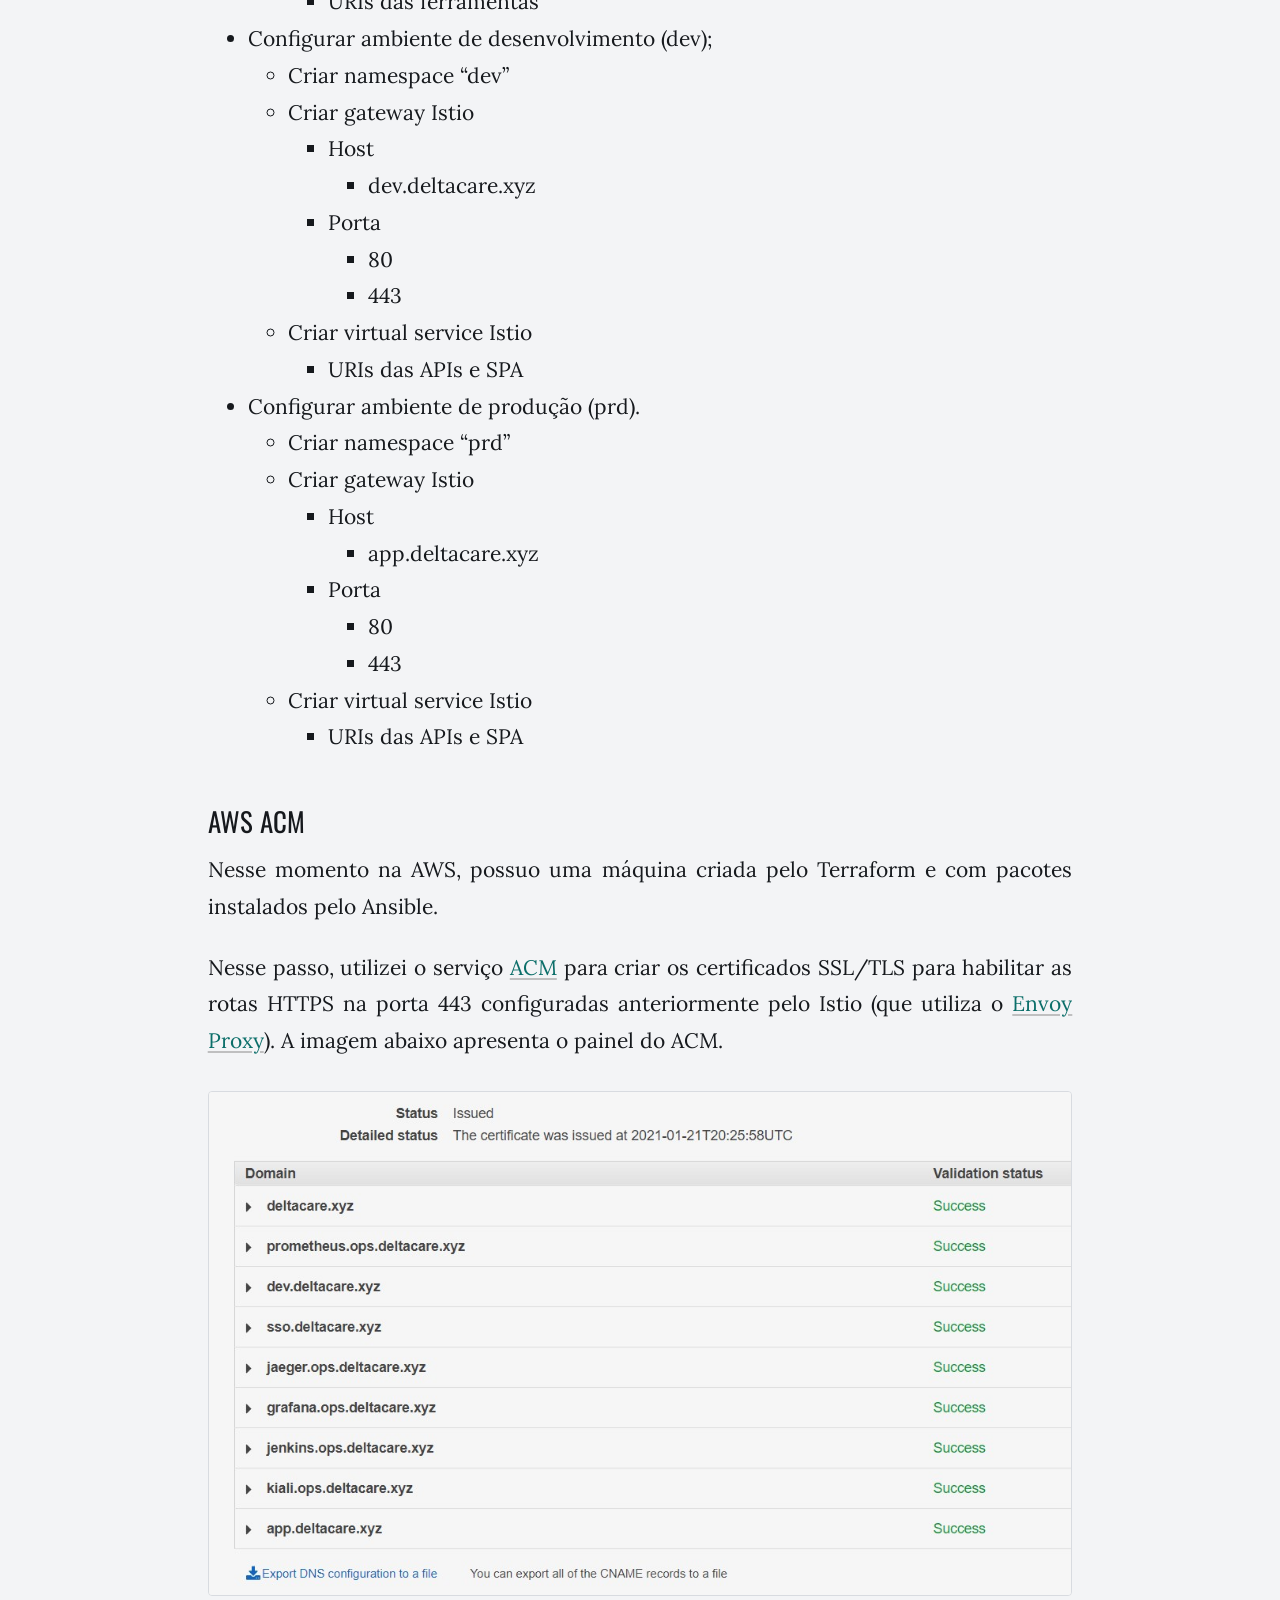
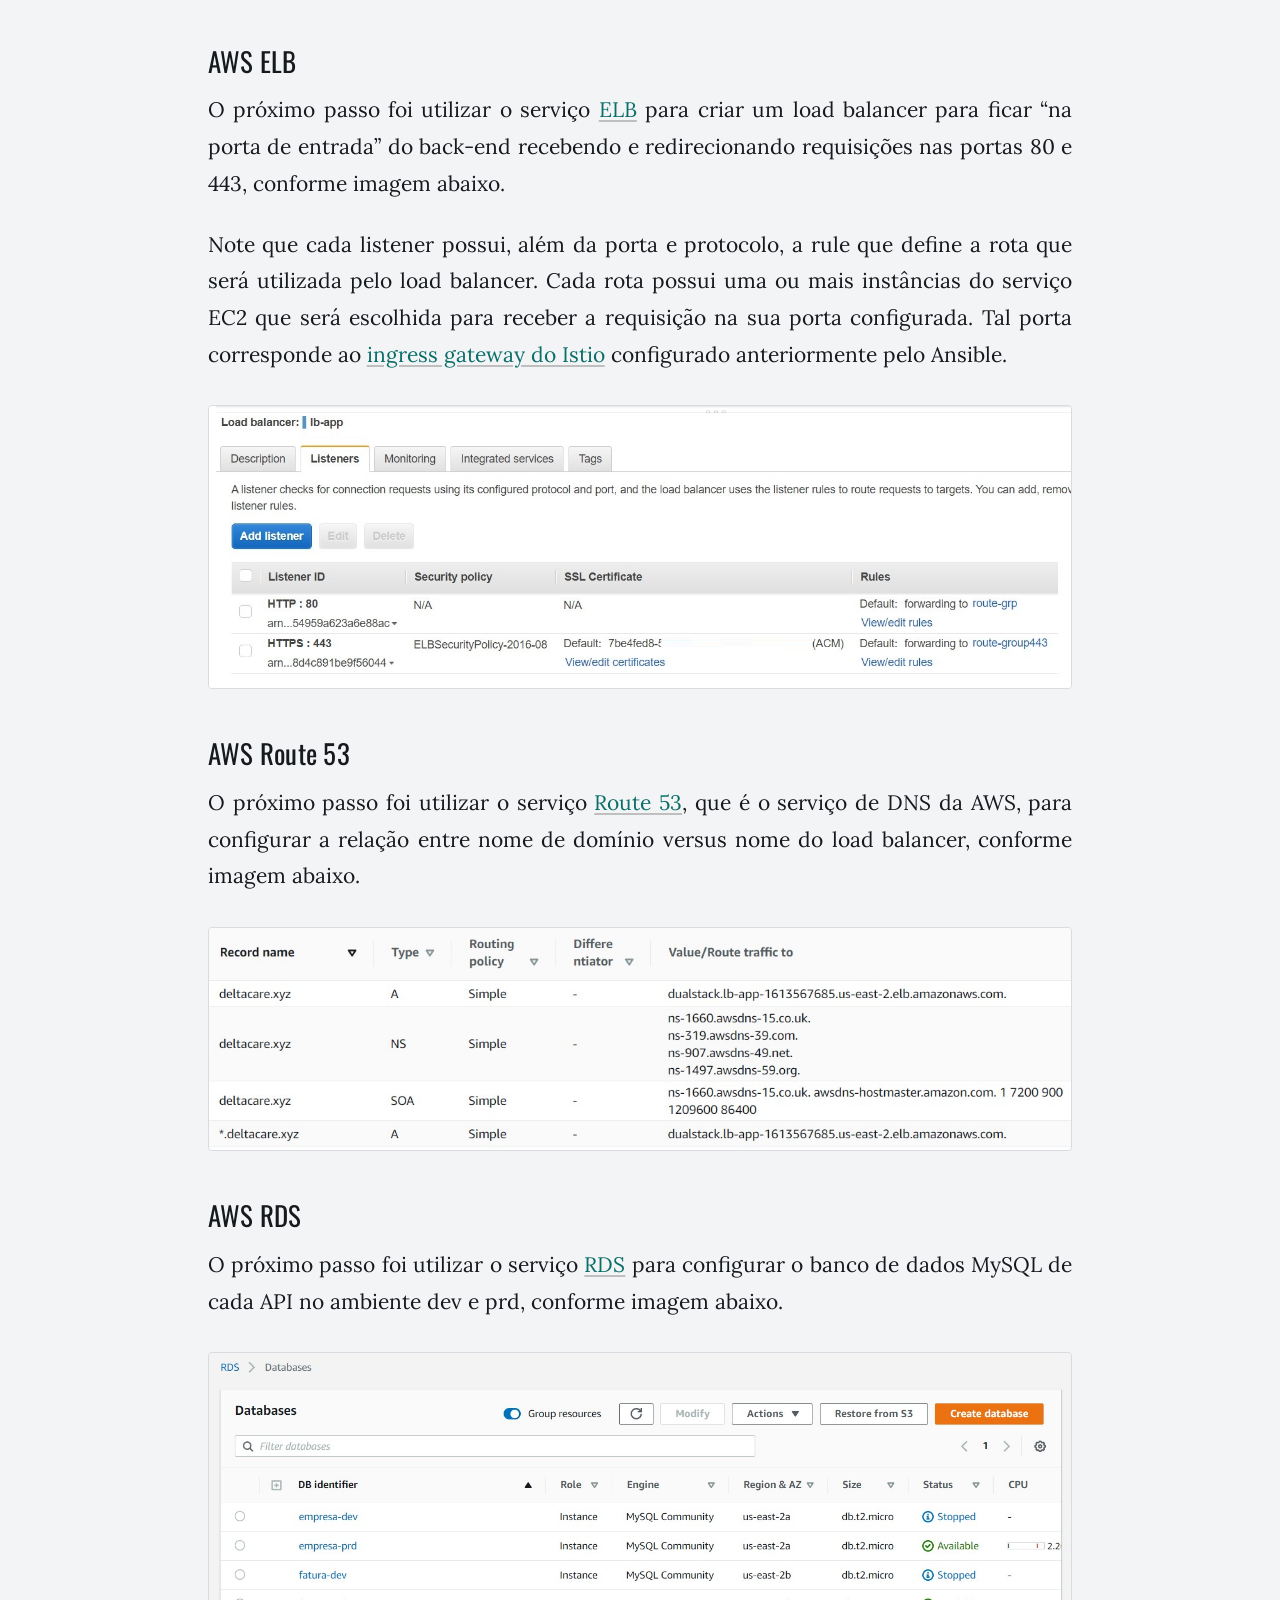
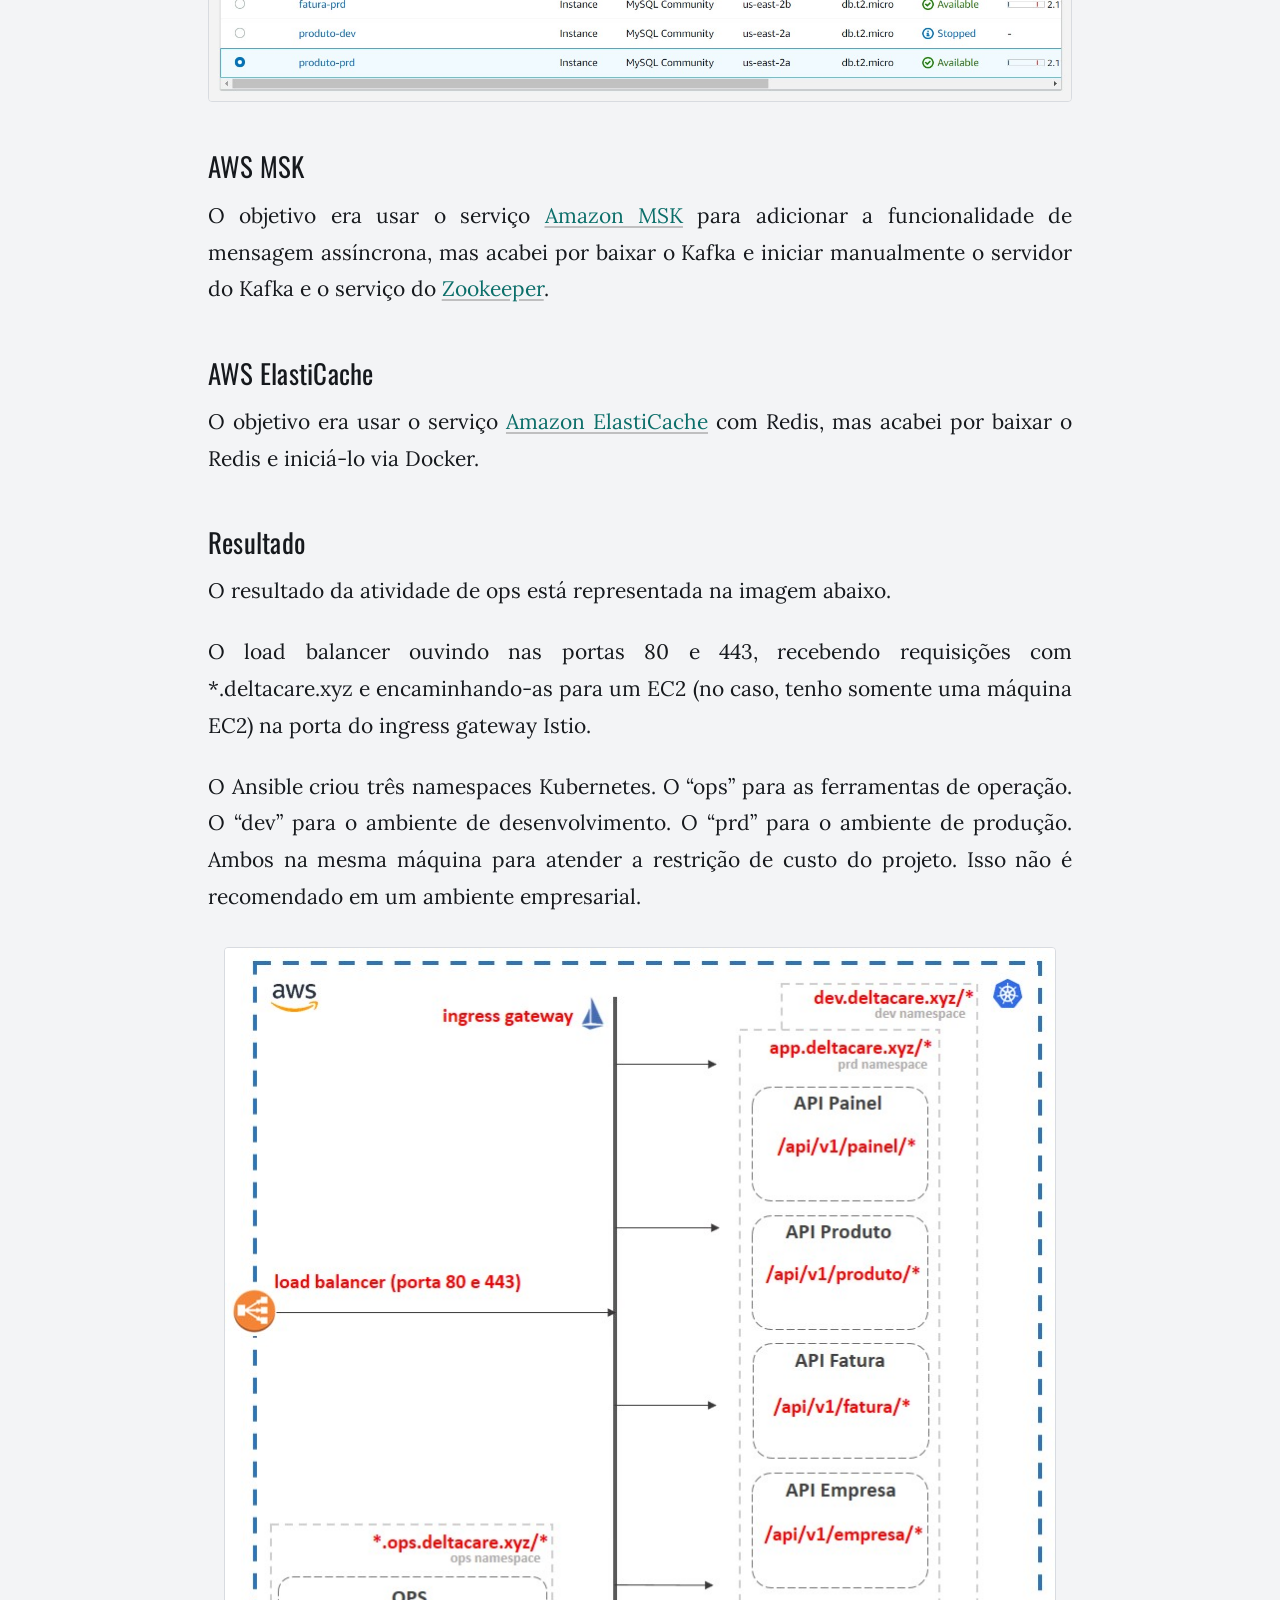
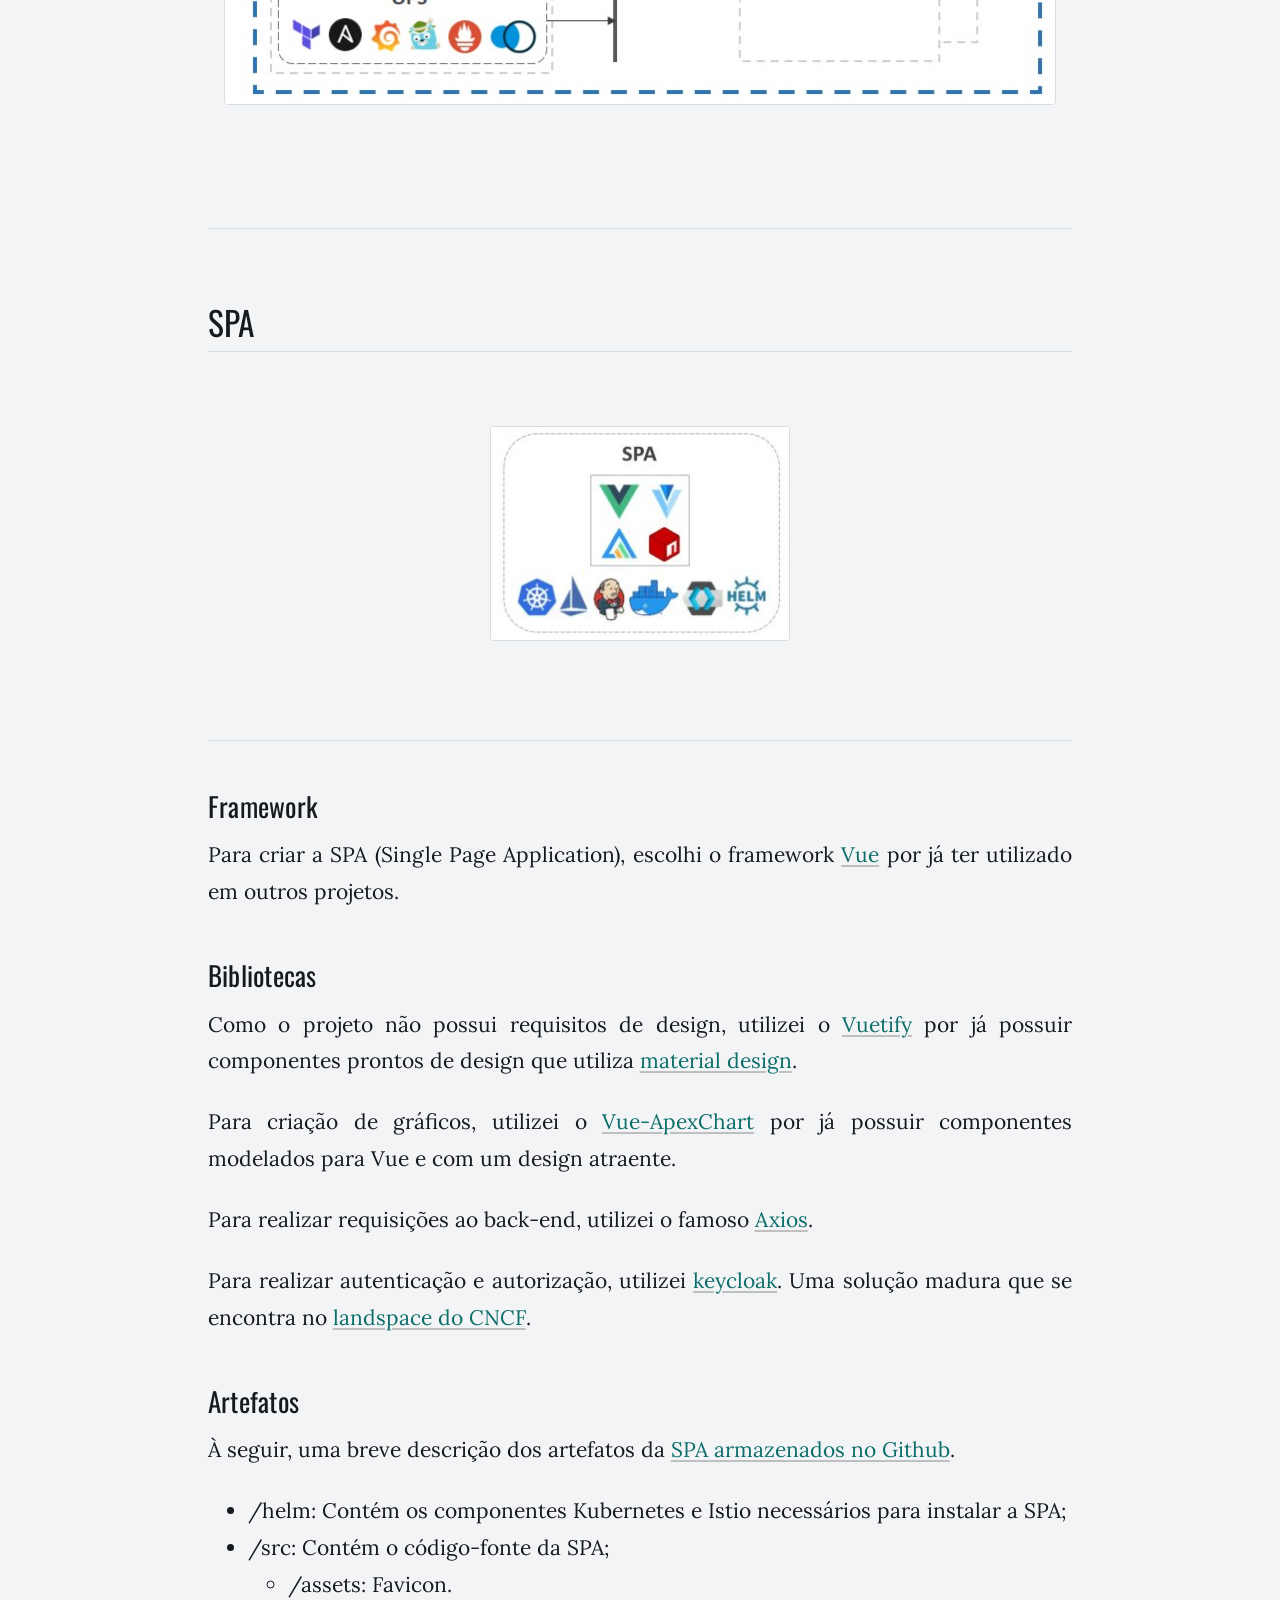
<file: 32-aws/index.html>
<!doctype html>
<html lang="pt-BR">
<head>
<meta charset="utf-8">
<meta name="viewport" content="width=device-width, initial-scale=1">
<title>32 tecnologias para uma PoC de Microsserviços na AWS - J David S Carvalho</title>
<script>(function(){try{var t=localStorage.getItem('jdsc-theme');if(t==='light'||t==='dark')document.documentElement.setAttribute('data-theme',t);}catch(e){}})();</script>
<link rel="preconnect" href="https://fonts.googleapis.com"><link rel="preconnect" href="https://fonts.gstatic.com" crossorigin>
<link href="https://fonts.googleapis.com/css2?family=Lora:ital,wght@0,400;0,700;1,400&family=Oswald:wght@400;500&family=IBM+Plex+Mono:wght@400;500&display=swap" rel="stylesheet">
<link rel="stylesheet" href="../style.css">
<meta name="description" content="Em 2020, decidi consolidar em um único software tecnologias que eu vinha estudando em separado e conceitos que, por vezes, se apresentavam somente em teoria.">
<link rel="canonical" href="https://jdsc.me/32-aws/">
<link rel="icon" href="data:image/svg+xml,%3Csvg xmlns='http://www.w3.org/2000/svg' viewBox='0 0 64 64'%3E%3Crect width='64' height='64' rx='12' fill='%230d0c0a'/%3E%3Ctext x='32' y='47' font-family='Georgia,serif' font-size='42' font-weight='700' text-anchor='middle' fill='%23f0b04a'%3EJ%3C/text%3E%3C/svg%3E">
<meta property="og:type" content="article">
<meta property="og:site_name" content="J David S Carvalho">
<meta property="og:locale" content="pt_BR">
<meta property="og:title" content="32 tecnologias para uma PoC de Microsserviços na AWS">
<meta property="og:description" content="Em 2020, decidi consolidar em um único software tecnologias que eu vinha estudando em separado e conceitos que, por vezes, se apresentavam somente em teoria.">
<meta property="og:url" content="https://jdsc.me/32-aws/">
<meta property="og:image" content="https://jdsc.me/assets/uploads/2021/05/ms-poc-tecs.jpg">
<meta property="og:image:alt" content="32 tecnologias para uma PoC de Microsserviços na AWS">
<meta property="og:image:width" content="1586">
<meta property="og:image:height" content="1046">
<meta name="twitter:card" content="summary_large_image">
<meta name="twitter:image" content="https://jdsc.me/assets/uploads/2021/05/ms-poc-tecs.jpg">
</head>
<body class="kind-post">
<header class="site-header"><div class="col">
  <a class="brand" href="../"><b>jdsc</b>/registros</a>
  <nav><a href="../cv.pdf">Currículo</a><a href="../42-livros/">Livros</a><button class="theme-toggle" id="theme-toggle" type="button" aria-label="Alternar modo claro/escuro" title="Alternar claro/escuro"><span aria-hidden="true">☾</span></button>
<script>(function(){var b=document.getElementById('theme-toggle'),r=document.documentElement;
function cur(){var t=r.getAttribute('data-theme');if(t)return t;return window.matchMedia&&matchMedia('(prefers-color-scheme: dark)').matches?'dark':'light';}
function paint(){b.firstChild.textContent=cur()==='dark'?'\u2600':'\u263E';}
b.addEventListener('click',function(){var n=cur()==='dark'?'light':'dark';r.setAttribute('data-theme',n);try{localStorage.setItem('jdsc-theme',n);}catch(e){}paint();});
paint();})();</script></nav>
</div></header>
<section class="col intro">
  <div class="intro-text">
    <h1 class="intro-name">J David S Carvalho</h1>
    <p class="intro-role">Staff Software Engineer</p>
    <p class="intro-lede">Registros de engenharia de software: o contexto de cada projeto, o que foi decidido e o que aprendi.</p>
  </div>
  <img class="intro-photo" src="../assets/avatar.jpg" alt="Foto de J David S Carvalho" width="460" height="460">
</section>
<main class="col content">
  <nav class="toc" id="toc" hidden><p class="toc-title">Seções</p><ol></ol></nav>
  <article class="entry entry-post"><header class="entry-header"><p class="record"><span class="record-id">REG-003</span> <span class="record-status">aceito</span></p><h1 class="entry-title">32 tecnologias para uma PoC de Microsserviços na AWS</h1><p class="meta"><time datetime="2021-02-22">22 de fevereiro de 2021</time></p></header><div class="entry-content"><p>Em 2020, decidi consolidar em um único software tecnologias que eu vinha estudando em separado e conceitos que, por vezes, se apresentavam somente em teoria.</p>
<p>Essas tecnologias encontram-se na imagem abaixo. Clique na imagem para expandi-la.</p>
<p><a href="../assets/uploads/2021/05/ms-poc-tecs.jpg"><img alt="" class="aligncenter wp-image-249 size-full" height="1037" loading="lazy" src="../assets/uploads/2021/05/ms-poc-tecs.jpg" width="1571"/></a></p>
<p>Imagem inspirada no <a href="https://landscape.cncf.io/" rel="noopener" target="_blank">landspace da CNCF</a>.</p>
<p>À seguir, o texto explicando o projeto, a arquitetura e o software.</p>
<nav></nav>
<h2 id="projeto">Projeto<a aria-label="Link para esta seção" class="anchor" href="#projeto">#</a></h2>
<p>A estrutura abaixo da descrição do projeto foi inspirada no conteúdo da página 115 do <a href="https://www.pmi.org/pmbok-guide-standards" rel="noopener" target="_blank">PMBOK</a> – 4ª Edição.</p>
<h3 id="escopo">Escopo<a aria-label="Link para esta seção" class="anchor" href="#escopo">#</a></h3>
<p>O escopo do projeto consiste em criar um software para materializar alguns conceitos de microsserviços. Por isso, adotei o termo PoC (proof of concept).</p>
<p>Com o objetivo de criar um software mais próximo possível da realidade e atendendo às restrições do projeto, criei uma empresa fictícia chamada Deltacare que atua no mercado de seguro saúde. Utilizei o domínio de seguros porque eu trabalhei nele e conheço alguns de seus processos e regras de negócio.</p>
<h3 id="exclus-o">Exclusão<a aria-label="Link para esta seção" class="anchor" href="#exclus-o">#</a></h3>
<p>Embora fundamental para um projeto com microserviço, devido as restrições do projeto, encontra-se fora de escopo:</p>
<ul>
<li><strong>Backend For Frontend</strong>: Para minimizar e segmentar chamadas do frontend para o backend (mais info: <a href="https://philcalcado.com/2015/09/18/the_back_end_for_front_end_pattern_bff.html" rel="noopener" target="_blank">BFF</a>);</li>
<li><strong>Log centralizado</strong>: Para investigar transações entre microsserviços, mesmo das instâncias que foram finalizadas (mais info: <a href="https://docs.aws.amazon.com/pt_br/AmazonCloudWatch/latest/logs/WhatIsCloudWatchLogs.html" rel="noopener" target="_blank">Amazon CloudWatch</a> | <a href="https://cloud.google.com/logging/docs?hl=pt-br" rel="noopener" target="_blank">Cloud Logging</a> | <a href="https://www.elastic.co/pt/elastic-stack" rel="noopener" target="_blank">Elastic Stack</a>);</li>
<li><strong>APM</strong>: Para minimizar problemas na experiência de usuário (mais info: <a href="https://newrelic.com/products/application-monitoring" rel="noopener" target="_blank">New Relic</a> | <a href="https://www.dynatrace.com/" rel="noopener" target="_blank">Dynatrace</a> | <a href="https://www.elastic.co/guide/en/apm/agent/java/current/intro.html" rel="noopener" target="_blank">Elastic APM</a>);</li>
<li><strong>Teste de carga</strong>: Para minimizar problemas na experiência de usuário (mais info: <a href="https://jmeter.apache.org/" rel="noopener" target="_blank">JMeter</a> | <a href="https://gatling.io/" rel="noopener" target="_blank">Gatling</a> | <a href="https://k6.io/" rel="noopener" target="_blank">k6</a>);</li>
<li><strong>Teste de integração</strong>: Para garantir que os componentes de uma API funcionem integrados (mais info: <a href="https://rest-assured.io/" rel="noopener" target="_blank">REST Assured</a>);</li>
<li><strong>Teste funcional/tela/E2E</strong>: Para garantir que o comportamento do software atenda aos critérios de aceitação (mais info: <a href="https://www.selenium.dev/" rel="noopener" target="_blank">Selenium</a> | <a href="https://www.cypress.io/" rel="noopener" target="_blank">Cypress</a> | <a href="https://playwright.dev/" rel="noopener" target="_blank">Playwright</a>);</li>
<li><strong>BDD</strong>: Para minimizar problema de comunicação entre os especialistas de negócio e times do projeto para entender os requisitos funcionais e não-funcionais (mais info: <a href="https://dannorth.net/introducing-bdd/" rel="noopener" target="_blank">Introdução</a> | <a href="https://cucumber.io/" rel="noopener" target="_blank">Cucumber</a> | <a href="https://www.oreilly.com/library/view/bdd-in-action/9781617291654/" rel="noopener" target="_blank">BDD in Action</a>);</li>
<li><strong>BPM</strong>: Para minimizar problema de comunicação entre os especialistas e analistas de negócio para entender o comportamento da empresa (mais infos: <a href="https://www.abpmp-br.org/educacao/bpm-cbok/" rel="noopener" target="_blank">CBOK</a>);</li>
<li><strong>DDD</strong>: Para minimizar a falta de sinergia entre negócio e tecnologia (mais infos: <a href="https://www.oreilly.com/library/view/patterns-principles-and/9781118714706/" rel="noopener" target="_blank">PPP-DDD</a> | <a href="https://www.amazon.com.br/Implementando-Domain-Driven-design-Vernon/dp/8576089521/" rel="noopener" target="_blank">I-DDD</a>);</li>
<li><strong>Arquitetura Empresarial</strong>: Para minimizar a falta de sinergia entre negócio e tecnologia (mais infos: <a href="https://pubs.opengroup.org/architecture/togaf9-doc/arch/" rel="noopener" target="_blank">TOGAF</a> | <a href="https://www.opengroup.org/archimate-forum/archimate-overview" rel="noopener" target="_blank">ArchiMate</a> | <a href="https://www.archimatetool.com/" rel="noopener" target="_blank">Archi</a>);</li>
<li><strong>Chaos Engineering</strong>: Para minimizar problema inesperado em produção quando um componente possui um comportamento diferente do comum (mais infos: <a href="https://principlesofchaos.org/pt/" rel="noopener" target="_blank">Princípios</a> | <a href="https://istio.io/latest/docs/tasks/traffic-management/" rel="noopener" target="_blank">Traffic Management</a>);</li>
<li><strong>Estratégias de Deployment</strong>: Para minimizar o risco de novas entregas em produção (mais infos: <a href="https://docs.aws.amazon.com/whitepapers/latest/introduction-devops-aws/deployment-strategies.html" rel="noopener" target="_blank">Conceitos</a> | <a href="https://martinfowler.com/bliki/CanaryRelease.html" rel="noopener" target="_blank">Canary Release</a> | <a href="https://martinfowler.com/articles/feature-toggles.html" rel="noopener" target="_blank">Feature Toogles</a> | <a href="https://medium.com/microsoftazure/canary-release-strategy-using-kubernetes-istio-helm-fb49c0406f07" rel="noopener" target="_blank">Exemplos</a>);</li>
<li><strong>Branching workflows</strong>: Para melhorar e padronizar o trabalho de programadores no mesmo repositório (mais info: <a href="https://medium.com/@patrickporto/4-branching-workflows-for-git-30d0aaee7bf" rel="noopener" target="_blank">Conceitos</a> | <a href="https://danielkummer.github.io/git-flow-cheatsheet/index.pt_BR.html" rel="noopener" target="_blank">git-flow</a>);</li>
<li><strong>Richardson Maturity Model</strong>: Para padronizar e melhor a qualidade de REST APIs (mais infos: <a href="https://martinfowler.com/articles/richardsonMaturityModel.html" rel="noopener" target="_blank">Conceitos</a>).</li>
</ul>
<p>Considerando esses itens:</p>
<ul>
<li>As pipelines não possuem teste de carga, teste de integração e teste funcional/tela/E2E;</li>
<li>Os diagramas/viewpoints aqui apresentados não possuem uma linguagem definida (<a href="https://www.opengroup.org/archimate-forum/archimate-overview" rel="noopener" target="_blank">ArchiMate</a> ou <a href="https://c4model.com/" rel="noopener" target="_blank">C4 Model</a>, por exemplo).</li>
</ul>
<h3 id="entrega">Entrega<a aria-label="Link para esta seção" class="anchor" href="#entrega">#</a></h3>
<p>Os códigos encontram-se no Github. <a href="https://github.com/delta-care" rel="noopener" target="_blank">https://github.com/delta-care</a></p>
<p>As imagens encontram-se no Dockerhub. <a href="https://hub.docker.com/u/deltacare" rel="noopener" target="_blank">https://hub.docker.com/u/deltacare</a></p>
<p>Os projetos de análise encontram-se no SonarCloud. <a href="https://sonarcloud.io/organizations/delta-care/projects" rel="noopener" target="_blank">https://sonarcloud.io/organizations/delta-care/projects</a></p>
<h3 id="restri-o">Restrição<a aria-label="Link para esta seção" class="anchor" href="#restri-o">#</a></h3>
<p>O projeto não possuiu financiamento além do meu. Desse modo, restringiu-se à execução do menor tempo e custo possível.</p>
<p>Sobre tempo, foi pouco mais de 8 semanas. Sobre custo, foi $64 dólares. A distribuição do custo por dia e serviço utilizado encontra-se abaixo.</p>
<p>Utilizei os serviços da AWS. O serviço <a href="https://aws.amazon.com/pt/ec2/" rel="noopener" target="_blank">EC2</a> esteve ligado somente quando utilizado (somente uma máquina). Fiz o mesmo com o <a href="https://aws.amazon.com/pt/rds/" rel="noopener" target="_blank">RDS</a>, com exceção de alguns dias.</p>
<p><a href="../assets/uploads/2021/05/aws-custo-diario.jpg"><img alt="" class="aligncenter wp-image-56 size-full" height="621" loading="lazy" src="../assets/uploads/2021/05/aws-custo-diario.jpg" width="1011"/></a></p>
<h3 id="premissa">Premissa<a aria-label="Link para esta seção" class="anchor" href="#premissa">#</a></h3>
<p>Não encontrada.</p>
<h2 id="arquitetura">Arquitetura<a aria-label="Link para esta seção" class="anchor" href="#arquitetura">#</a></h2>
<p>O software para o domínio do problema em questão poderia ser perfeitamente criado por um monolito bem estruturado e, se necessário, quebrado em microsserviços posteriormente.</p>
<p>No entanto, o objetivo é a criação de um software com arquitetura de microsserviços independente se o domínio do problema exige ou não tal arquitetura.</p>
<p>Então, a arquitetura resultante está representada na imagem abaixo.</p>
<p><a href="../assets/uploads/2021/05/arq-dc.jpg"><img alt="" class="aligncenter wp-image-222 size-full" height="1130" loading="lazy" src="../assets/uploads/2021/05/arq-dc.jpg" width="1636"/></a></p>
<p>Imagem inspirada no <a href="https://github.com/dotnet-architecture/eShopOnContainers" rel="noopener" target="_blank">eShop da Microsoft</a>.</p>
<h3 id="componentes">Componentes<a aria-label="Link para esta seção" class="anchor" href="#componentes">#</a></h3>
<p>As duas partes envolvidas de traços azul representam a esquerda o usuário, no qual encontra-se logado e já baixou os arquivos da SPA, e a direita o ambiente da AWS, com todos os componentes rodando e gerenciados pelo Kubernetes e Istio (detalhes na seção OPS abaixo).</p>
<p>Os seis componentes envolvidos de traços cinzas são os quais armazenados no <a href="https://github.com/delta-care" rel="noopener" target="_blank">Github da Deltacare</a>.</p>
<p>Os quatros componentes de API possuem losango porque sua arquitetura representa a <a href="https://alistair.cockburn.us/hexagonal-architecture/" rel="noopener" target="_blank">arquitetura de portas e adaptadores ou hexagonal</a>.</p>
<h3 id="padr-es">Padrões<a aria-label="Link para esta seção" class="anchor" href="#padr-es">#</a></h3>
<p>Como o <a href="https://microservices.io/patterns/index.html" rel="noopener" target="_blank">texto do Chris Richardson</a> não possui uma boa imagem, utilizei abaixo a imagem de <a href="https://medium.com/@madhukaudantha/microservice-architecture-and-design-patterns-for-microservices-e0e5013fd58a" rel="noopener" target="_blank">outro texto</a>. Os padrões marcados em vermelho são os quais utilizei.</p>
<p><a href="../assets/uploads/2021/05/padroes-microservico.jpg"><img alt="" class="aligncenter wp-image-62 size-full" height="772" loading="lazy" src="../assets/uploads/2021/05/padroes-microservico.jpg" width="727"/></a></p>
<h2 id="ops">OPS<a aria-label="Link para esta seção" class="anchor" href="#ops">#</a></h2>
<p>O primeiro passo do projeto foi criar o código da infraestrutura, conforme explicado abaixo. O resultado encontra-se <a href="https://github.com/delta-care/ops" rel="noopener" target="_blank">aqui</a>.</p>
<h3 id="pacotes">Pacotes<a aria-label="Link para esta seção" class="anchor" href="#pacotes">#</a></h3>
<p>O script <a class="js-navigation-open link-gray-dark" href="https://github.com/delta-care/ops/blob/main/01-install-pkg.sh" title="01-install-pkg.sh">01-install-pkg.sh</a> instala o <a href="https://www.terraform.io/" rel="noopener" target="_blank">Terraform</a> e <a href="https://www.ansible.com/" rel="noopener" target="_blank">Ansible</a>. Utilizei Ubuntu 18.04 LTS em minha máquina.</p>
<h3 id="terraform">Terraform<a aria-label="Link para esta seção" class="anchor" href="#terraform">#</a></h3>
<p>Com o Terraform instalado, rodei o script <a href="https://github.com/delta-care/ops/blob/main/02-create-ec2.sh" rel="noopener" target="_blank">02-create-ec2.sh</a> que, utilizando o script <em>./terraform/main.tf</em>, cria uma máquina na AWS atendendo as <a href="https://kubernetes.io/docs/setup/production-environment/tools/kubeadm/install-kubeadm/" rel="noopener" target="_blank">exigências do Kubernetes</a>.</p>
<h3 id="ansible">Ansible<a aria-label="Link para esta seção" class="anchor" href="#ansible">#</a></h3>
<p>Com o Ansible instalado, rodei o script <a href="https://github.com/delta-care/ops/blob/main/03-conf-env.sh" rel="noopener" target="_blank">03-conf-env.sh</a> que, utilizando o inventário <em>./ansible/inventory/aws_ec2.yaml</em>, executa os passos abaixo na máquina criada pelo Terraform.</p>
<ul>
<li>Instalar Docker;</li>
<li>Instalar Kubernetes;</li>
<li>Instalar Istio;
<ul>
<li>Instalar Grafana</li>
<li>Instalar Jaeger</li>
<li>Instalar Prometheus</li>
<li>Instalar Kiali</li>
<li>Criar gateway Istio
<ul>
<li>Host
<ul>
<li>kiali.ops.deltacare.xyz</li>
<li>grafana.ops.deltacare.xyz</li>
<li>prometheus.ops.deltacare.xyz</li>
<li>jaeger.ops.deltacare.xyz</li>
</ul>
</li>
<li>Porta
<ul>
<li>80</li>
<li>443</li>
</ul>
</li>
</ul>
</li>
<li>Criar virtual service Istio
<ul>
<li>URIs das ferramentas</li>
</ul>
</li>
</ul>
</li>
<li>Configurar ambiente de operação (ops);
<ul>
<li>Criar namespace “ops”</li>
<li>Instalar Keycloak</li>
<li>Instalar Jenkins e suas roles</li>
<li>Criar gateway Istio
<ul>
<li>Host
<ul>
<li>sso.deltacare.xyz</li>
<li>jenkins.ops.deltacare.xyz</li>
</ul>
</li>
<li>Porta
<ul>
<li>80</li>
<li>443</li>
</ul>
</li>
</ul>
</li>
<li>Criar virtual service Istio
<ul>
<li>URIs das ferramentas</li>
</ul>
</li>
</ul>
</li>
<li>Configurar ambiente de desenvolvimento (dev);
<ul>
<li>Criar namespace “dev”</li>
<li>Criar gateway Istio
<ul>
<li>Host
<ul>
<li>dev.deltacare.xyz</li>
</ul>
</li>
<li>Porta
<ul>
<li>80</li>
<li>443</li>
</ul>
</li>
</ul>
</li>
<li>Criar virtual service Istio
<ul>
<li>URIs das APIs e SPA</li>
</ul>
</li>
</ul>
</li>
<li>Configurar ambiente de produção (prd).
<ul>
<li>Criar namespace “prd”</li>
<li>Criar gateway Istio
<ul>
<li>Host
<ul>
<li>app.deltacare.xyz</li>
</ul>
</li>
<li>Porta
<ul>
<li>80</li>
<li>443</li>
</ul>
</li>
</ul>
</li>
<li>Criar virtual service Istio
<ul>
<li>URIs das APIs e SPA</li>
</ul>
</li>
</ul>
</li>
</ul>
<h3 id="aws-acm">AWS ACM<a aria-label="Link para esta seção" class="anchor" href="#aws-acm">#</a></h3>
<p>Nesse momento na AWS, possuo uma máquina criada pelo Terraform e com pacotes instalados pelo Ansible.</p>
<p>Nesse passo, utilizei o serviço <a href="https://aws.amazon.com/pt/certificate-manager/" rel="noopener" target="_blank">ACM</a> para criar os certificados SSL/TLS para habilitar as rotas HTTPS na porta 443 configuradas anteriormente pelo Istio (que utiliza o <a href="https://www.envoyproxy.io/" rel="noopener" target="_blank">Envoy Proxy</a>). A imagem abaixo apresenta o painel do ACM.</p>
<p><a href="../assets/uploads/2021/05/aws-acm-dominios.jpg"><img alt="" class="aligncenter wp-image-79 size-full" height="636" loading="lazy" src="../assets/uploads/2021/05/aws-acm-dominios.jpg" width="1091"/></a></p>
<h3 id="aws-elb">AWS ELB<a aria-label="Link para esta seção" class="anchor" href="#aws-elb">#</a></h3>
<p>O próximo passo foi utilizar o serviço <a href="https://aws.amazon.com/pt/elasticloadbalancing/" rel="noopener" target="_blank">ELB</a> para criar um load balancer para ficar “na porta de entrada” do back-end recebendo e redirecionando requisições nas portas 80 e 443, conforme imagem abaixo.</p>
<p>Note que cada listener possui, além da porta e protocolo, a rule que define a rota que será utilizada pelo load balancer. Cada rota possui uma ou mais instâncias do serviço EC2 que será escolhida para receber a requisição na sua porta configurada. Tal porta corresponde ao <a href="https://istio.io/latest/docs/tasks/traffic-management/ingress/ingress-control/" rel="noopener" target="_blank">ingress gateway do Istio</a> configurado anteriormente pelo Ansible.</p>
<p><a href="../assets/uploads/2021/05/aws-elb.jpg"><img alt="" class="aligncenter wp-image-81 size-full" height="449" loading="lazy" src="../assets/uploads/2021/05/aws-elb.jpg" width="1374"/></a></p>
<h3 id="aws-route-53">AWS Route 53<a aria-label="Link para esta seção" class="anchor" href="#aws-route-53">#</a></h3>
<p>O próximo passo foi utilizar o serviço <a href="https://aws.amazon.com/pt/route53/" rel="noopener" target="_blank">Route 53</a>, que é o serviço de DNS da AWS, para configurar a relação entre nome de domínio versus nome do load balancer, conforme imagem abaixo.</p>
<p><a href="../assets/uploads/2021/05/aws-route53.jpg"><img alt="" class="aligncenter wp-image-84 size-full" height="320" loading="lazy" src="../assets/uploads/2021/05/aws-route53.jpg" width="1241"/></a></p>
<h3 id="aws-rds">AWS RDS<a aria-label="Link para esta seção" class="anchor" href="#aws-rds">#</a></h3>
<p>O próximo passo foi utilizar o serviço <a href="https://aws.amazon.com/pt/rds/" rel="noopener" target="_blank">RDS</a> para configurar o banco de dados MySQL de cada API no ambiente dev e prd, conforme imagem abaixo.</p>
<p><a href="../assets/uploads/2021/05/aws-rds.jpg"><img alt="" class="aligncenter wp-image-107 size-full" height="608" loading="lazy" src="../assets/uploads/2021/05/aws-rds.jpg" width="1507"/></a></p>
<h3 id="aws-msk">AWS MSK<a aria-label="Link para esta seção" class="anchor" href="#aws-msk">#</a></h3>
<p>O objetivo era usar o serviço <a href="https://aws.amazon.com/pt/msk/" rel="noopener" target="_blank">Amazon MSK</a> para adicionar a funcionalidade de mensagem assíncrona, mas acabei por baixar o Kafka e iniciar manualmente o servidor do Kafka e o serviço do <a href="https://zookeeper.apache.org/" rel="noopener" target="_blank">Zookeeper</a>.</p>
<h3 id="aws-elasticache">AWS ElastiCache<a aria-label="Link para esta seção" class="anchor" href="#aws-elasticache">#</a></h3>
<p>O objetivo era usar o serviço <a href="https://aws.amazon.com/pt/elasticache/" rel="noopener" target="_blank">Amazon ElastiCache</a> com Redis, mas acabei por baixar o Redis e iniciá-lo via Docker.</p>
<h3 id="resultado">Resultado<a aria-label="Link para esta seção" class="anchor" href="#resultado">#</a></h3>
<p>O resultado da atividade de ops está representada na imagem abaixo.</p>
<p>O load balancer ouvindo nas portas 80 e 443, recebendo requisições com *.deltacare.xyz e encaminhando-as para um EC2 (no caso, tenho somente uma máquina EC2) na porta do ingress gateway Istio.</p>
<p>O Ansible criou três namespaces Kubernetes. O “ops” para as ferramentas de operação. O “dev” para o ambiente de desenvolvimento. O “prd” para o ambiente de produção. Ambos na mesma máquina para atender a restrição de custo do projeto. Isso não é recomendado em um ambiente empresarial.</p>
<p><a href="../assets/uploads/2021/05/ops.jpg"><img alt="" class="aligncenter wp-image-87 size-full" height="758" loading="lazy" src="../assets/uploads/2021/05/ops.jpg" width="832"/></a></p>
<h2 id="secao"><a aria-label="Link para esta seção" class="anchor" href="#secao">#</a></h2>
<h2 id="spa">SPA<a aria-label="Link para esta seção" class="anchor" href="#spa">#</a></h2>
<h2 id="secao-2"><a href="../assets/uploads/2021/05/dc-spa-300x215.jpg"><img alt="" class="aligncenter wp-image-98 size-medium" height="215" loading="lazy" src="../assets/uploads/2021/05/dc-spa-300x215.jpg" width="300"/></a><a aria-label="Link para esta seção" class="anchor" href="#secao-2">#</a></h2>
<h3 id="framework">Framework<a aria-label="Link para esta seção" class="anchor" href="#framework">#</a></h3>
<p>Para criar a SPA (Single Page Application), escolhi o framework <a href="https://vuejs.org/" rel="noopener" target="_blank">Vue</a> por já ter utilizado em outros projetos.</p>
<h3 id="bibliotecas">Bibliotecas<a aria-label="Link para esta seção" class="anchor" href="#bibliotecas">#</a></h3>
<p>Como o projeto não possui requisitos de design, utilizei o <a href="https://vuetifyjs.com/" rel="noopener" target="_blank">Vuetify</a> por já possuir componentes prontos de design que utiliza <a href="https://material.io/" rel="noopener" target="_blank">material design</a>.</p>
<p>Para criação de gráficos, utilizei o <a href="https://apexcharts.com/docs/vue-charts/" rel="noopener" target="_blank">Vue-ApexChart</a> por já possuir componentes modelados para Vue e com um design atraente.</p>
<p>Para realizar requisições ao back-end, utilizei o famoso <a href="https://github.com/axios/axios" rel="noopener" target="_blank">Axios</a>.</p>
<p>Para realizar autenticação e autorização, utilizei <a href="https://www.keycloak.org/" rel="noopener" target="_blank">keycloak</a>. Uma solução madura que se encontra no <a href="https://landscape.cncf.io/?selected=keycloak" rel="noopener" target="_blank">landspace do CNCF</a>.</p>
<h3 id="artefatos">Artefatos<a aria-label="Link para esta seção" class="anchor" href="#artefatos">#</a></h3>
<p>À seguir, uma breve descrição dos artefatos da <a href="https://github.com/delta-care/spa" rel="noopener" target="_blank">SPA armazenados no Github</a>.</p>
<ul>
<li>/helm: Contém os componentes Kubernetes e Istio necessários para instalar a SPA;</li>
<li>/src: Contém o código-fonte da SPA;
<ul>
<li>/assets: Favicon.</li>
<li>/components: Menu e toolbar usados pelas telas da SPA.</li>
<li>/injects: Bibliotecas injetadas no main.js do Vue. No caso, axios e keycloak.</li>
<li>/mixins: Javacript para definir o title das telas.</li>
<li>/modules: Telas da SPA.
<ul>
<li>/router: Definição da rota de cada tela.</li>
<li>/services: Definição dos serviços usados em cada tela.</li>
<li>/views: Definição da view de cada tela.</li>
</ul>
</li>
<li>/plugins: Bibliotecas injetadas como plugin no main.js do Vue. No caso, vuetify e vuelidate (não usei).</li>
<li>/router: Definição principal das rotas.</li>
<li>/store: Definição simples para o title das telas.</li>
<li>/utils: Definição de métodos comuns.</li>
<li>App.vue: Arquivo principal de view.</li>
<li>main.js: Arquivo principal de script.</li>
</ul>
</li>
<li>Dockerfile: Definição da imagem usando node e nginx;</li>
<li>Jenkinsfile: Definição do pipeline (sem executar teste funcional, conforme descrito no item Exclusão);</li>
<li>entrypoint.sh: Shellscript usado no Dockerfile para injetar as variáveis de ambiente e seus valores no index.html da SPA ;
<ul>
<li>Atualmente, enquanto escrevo esse texto, para mudar valor de variável de ambiente usado pelo Vue há necessidade de <a href="https://cli.vuejs.org/guide/mode-and-env.html" rel="noopener" target="_blank">recompilar o código</a>. Sendo assim, esse shellscript foi necessário (<a href="https://medium.com/js-dojo/vue-js-runtime-environment-variables-807fa8f68665" rel="noopener" target="_blank">mais info</a>) para não ser necessário recompilar o código ao mover a SPA de um ambiente (dev, por exemplo) para outro (prd, por exemplo). Assim, atendendo aos critérios de <a href="https://12factor.net/pt_br/" rel="noopener" target="_blank">The Twelve-Factor App</a>.</li>
</ul>
</li>
<li>nginx.conf: Configuração personalizada do Nginx para servir a SPA. Esse arquivo é injetado no Nginx via Dockerfile.</li>
</ul>
<h3 id="testes">Testes<a aria-label="Link para esta seção" class="anchor" href="#testes">#</a></h3>
<p>Não foram criados para atender as Restrições desse projeto. Porém, são imprescindíveis em um ambiente empresarial.</p>
<h3 id="pipeline">Pipeline<a aria-label="Link para esta seção" class="anchor" href="#pipeline">#</a></h3>
<p><a href="../assets/uploads/2021/05/dc-pipeline-spa-1.jpg"><img alt="" class="aligncenter wp-image-105 size-full" height="725" loading="lazy" src="../assets/uploads/2021/05/dc-pipeline-spa-1.jpg" width="1434"/></a></p>
<p>Consulte o item Exclusão para saber o que ficou fora de escopo e, por isso, não se encontra na pipeline.</p>
<h3 id="resultado-2">Resultado<a aria-label="Link para esta seção" class="anchor" href="#resultado-2">#</a></h3>
<p>Ao acessar https://app.deltacare.xyz/ (ambiente de produção) ou https://dev.deltacare.xyz/ (ambiente de desenvolvimento), a SPA recebe tal requisição e, caso o usuário não logado, o keycloak, usado pela SPA, redireciona o mesmo para https://sso.deltacare.xyz/ para realizar a autenticação, conforme imagem abaixo.</p>
<p><a href="../assets/uploads/2021/05/dc-login-keycloak.jpg"><img alt="" class="aligncenter wp-image-92 size-full" height="624" loading="lazy" src="../assets/uploads/2021/05/dc-login-keycloak.jpg" width="1009"/></a></p>
<p>Após o usuário realizar autenticação no keycloak, o mesmo gera um <a href="https://jwt.io/" rel="noopener" target="_blank">Json Web Token</a>, redireciona para https://app.deltacare.xyz e exibe o painel, conforme imagem abaixo.</p>
<p><a href="../assets/uploads/2021/05/dc-painel.jpg"><img alt="" class="aligncenter wp-image-93 size-full" height="652" loading="lazy" src="../assets/uploads/2021/05/dc-painel.jpg" width="1351"/></a></p>
<p>Para carregar os dados do painel, a SPA solicita os dados à API Painel com o JWT gerado pelo Keycloak. Esse é o mesmo comportamento para as demais telas que acessam as outras APIs.</p>
<p><a href="../assets/uploads/2021/05/dc-painel-jwt-1.jpg"><img alt="" class="aligncenter wp-image-95 size-full" height="651" loading="lazy" src="../assets/uploads/2021/05/dc-painel-jwt-1.jpg" width="1363"/></a></p>
<p>As demais telas serão apresentadas abaixo no item do seu respectivo microserviço.</p>
<h2 id="api-painel">API Painel<a aria-label="Link para esta seção" class="anchor" href="#api-painel">#</a></h2>
<p><a href="../assets/uploads/2021/05/dc-api-painel-src-1.jpg"><img alt="" class="aligncenter wp-image-103 size-full" height="411" loading="lazy" src="../assets/uploads/2021/05/dc-api-painel-src-1.jpg" width="859"/></a></p>
<h3 id="objetivo">Objetivo<a aria-label="Link para esta seção" class="anchor" href="#objetivo">#</a></h3>
<p>O objetivo da API Painel é obter dados transacionais da Deltacare, armazená-los e fornecê-los.</p>
<h3 id="decis-es">Decisões<a aria-label="Link para esta seção" class="anchor" href="#decis-es">#</a></h3>
<p>Para obtenção dos dados decidi utilizar o Kafka por se tratar de um sistema assíncrono de comunicação e a necessidade de obter dados de diferentes fontes. Sendo assim, a API é programada para escutar <em><a href="https://kafka.apache.org/documentation/" rel="noopener" target="_blank">tópicos</a> </em>e processar os dados recebidos.</p>
<p>Para armazenamento de dados decidi utilizar o MongoDB por se tratar de um banco de dados orientado à documento atendendo a necessidade de fornecer diferentes tipos de objeto em uma requisição exigido por um painel.</p>
<p>Embora essa PoC não possua requisitos não-funcionais, decidi incluir armazenamento de dados em cache para verificar o comportamento.</p>
<p>Para fornecimento de dados, decidi utilizar REST. Atualmente, muito comum e foi o mesmo adotado nas outras APIs.</p>
<p>Para escrita de código, a procura constante do uso de SOLID e Design Patterns, quando necessário.</p>
<h3 id="artefatos-2">Artefatos<a aria-label="Link para esta seção" class="anchor" href="#artefatos-2">#</a></h3>
<p>À seguir, uma breve descrição dos artefatos da <a href="https://github.com/delta-care/api-painel" rel="noopener" target="_blank">API Painel armazenados no Github</a>.</p>
<ul>
<li>/helm: Contém os componentes Kubernetes e Istio necessários para instalar a API Painel;
<ul>
<li>**/ConfigMap.yaml: Definição externa das propriedades dos perfis dev e prd. Em um ambiente empresarial, as senhas não devem ser armazenadas neste arquivo, conforme foi feito.</li>
</ul>
</li>
<li>/src: Contém o código-fonte da API Painel;
<ul>
<li>**/painel/configuration: Configuração de CORS.</li>
<li>**/painel/controller: Definição das portas de entradas da API. No caso, REST e Kafka.</li>
<li>**/painel/domain: Definição das classes de domínio da API.</li>
<li>**/painel/dto: Definição das classes de transferências de dados da API.</li>
<li>**/painel/mapper: Definição da interface para traduzir objeto DTO para objeto domain e ao contrário.</li>
<li>**/painel/repository: Definição da porta de saída da API. No caso, MongoDB.</li>
<li> **/painel/service: Definição da interface e implementação dos casos de uso da API.</li>
<li>**/resources/application-test.yml: Definição do perfil de teste.</li>
<li>**/resources/bootstrap.yml: Definição comum aos perfis de usuário da API.</li>
</ul>
</li>
<li>Dockerfile: Definição da imagem usando openjdk 11;</li>
<li>Jenkinsfile: Definição do pipeline com teste unitário, análise de código com quality gate configurado SonarCloud, envio de release candidate para o Dockerhub, entrega em ambiente de desenvolvimento, timeout para saber se envia release final para o Dockerhub e entrega em ambiente de produção;</li>
<li>pom.xml:
<ul>
<li>Spring Boot Starter Web;</li>
<li>Spring Boot Starter Actuator;</li>
<li>Spring Boot Starter Validation;</li>
<li>Spring Boot Starter Cache;</li>
<li>Spring Boot Starter Data Redis;</li>
<li>Spring Boot Starter Data MongoDB;</li>
<li>Spring Boot Starter Test;</li>
<li>Spring Boot Cloud Kubernetes;</li>
<li>Spring Kafka;</li>
<li>H2 Database;</li>
<li>MapStruct;</li>
<li>Lombok;</li>
<li>Swagger UI.</li>
</ul>
</li>
</ul>
<h3 id="testes-2">Testes<a aria-label="Link para esta seção" class="anchor" href="#testes-2">#</a></h3>
<p>Não foram criados para atender as Restrições desse projeto. Porém, são imprescindíveis em um ambiente empresarial.</p>
<h3 id="pipeline-2">Pipeline<a aria-label="Link para esta seção" class="anchor" href="#pipeline-2">#</a></h3>
<p><a href="../assets/uploads/2021/05/dc-pipeline-api-painel.jpg"><img alt="" class="aligncenter wp-image-111 size-full" height="569" loading="lazy" src="../assets/uploads/2021/05/dc-pipeline-api-painel.jpg" width="1748"/></a></p>
<p>Consulte o item Exclusão para saber o que ficou fora de escopo e, por isso, não se encontra na pipeline.</p>
<h3 id="resultado-3">Resultado<a aria-label="Link para esta seção" class="anchor" href="#resultado-3">#</a></h3>
<p>Dados armazenados no MongoDB.</p>
<p><a href="../assets/uploads/2021/05/dc-painel-mongodb.jpg"><img alt="" class="aligncenter wp-image-109 size-full" height="854" loading="lazy" src="../assets/uploads/2021/05/dc-painel-mongodb.jpg" width="1214"/></a></p>
<p>Dados exibidos na SPA.</p>
<p><a href="../assets/uploads/2021/05/dc-painel-1.jpg"><img alt="" class="aligncenter wp-image-110 size-full" height="986" loading="lazy" src="../assets/uploads/2021/05/dc-painel-1.jpg" width="1916"/></a></p>
<h2 id="api-produto">API Produto<a aria-label="Link para esta seção" class="anchor" href="#api-produto">#</a></h2>
<p><a href="../assets/uploads/2021/05/dc-api-produto.jpg"><img alt="" class="aligncenter wp-image-113 size-full" height="410" loading="lazy" src="../assets/uploads/2021/05/dc-api-produto.jpg" width="674"/></a></p>
<h3 id="objetivo-2">Objetivo<a aria-label="Link para esta seção" class="anchor" href="#objetivo-2">#</a></h3>
<p>O objetivo dessa API é gerenciar dados de produto. Isso inclui nome do plano, nome do subplano, valor, início de vigência e fim de vigência</p>
<p>Por se tratar de uma PoC, não possui algo (regra de negócio etc) além disso resumindo-se a um CRUD.</p>
<h3 id="decis-es-2">Decisões<a aria-label="Link para esta seção" class="anchor" href="#decis-es-2">#</a></h3>
<p>Para armazenamento de dados decidi utilizar MySQL provido pelo serviço RDS da AWS.</p>
<p>Embora essa PoC não possua requisitos não-funcionais, decidi incluir armazenamento de dados em cache para verificar o comportamento.</p>
<p>Para fornecimento de dados, decidi utilizar REST. Atualmente, muito comum e foi o mesmo adotado nas outras APIs.</p>
<p>Para escrita de código, a procura constante do uso de SOLID e Design Patterns, quando necessário.</p>
<h3 id="artefatos-3">Artefatos<a aria-label="Link para esta seção" class="anchor" href="#artefatos-3">#</a></h3>
<p>À seguir, uma breve descrição dos artefatos da <a href="https://github.com/delta-care/api-produto" rel="noopener" target="_blank">API Produto armazenados no Github</a>.</p>
<ul>
<li>/helm: Contém os componentes Kubernetes e Istio necessários para instalar a API Produto;
<ul>
<li>**/ConfigMap.yaml: Definição externa das propriedades dos perfis dev e prd. Em um ambiente empresarial, as senhas não devem ser armazenadas neste arquivo, conforme foi feito.</li>
</ul>
</li>
<li>/src: Contém o código-fonte da API Produto;
<ul>
<li>**/produto/configuration: Configuração de CORS e Swagger.</li>
<li>**/produto/controller: Definição das portas de entradas da API. No caso, REST.</li>
<li>**/produto/domain: Definição das classes de domínio da API.</li>
<li>**/produto/dto: Definição das classes de transferências de dados da API.</li>
<li>**/produto/exception: Definição de exceções para tratamento de erros.</li>
<li>**/produto/mapper: Definição da interface para traduzir objeto DTO para objeto domain e ao contrário.</li>
<li>**/produto/repository: Definição da porta de saída da API. No caso, MySQL.</li>
<li> **/produto/service: Definição da interface e implementação dos casos de uso da API.</li>
<li>**/resources/application-test.yml: Definição do perfil de teste.</li>
<li>**/resources/bootstrap.yml: Definição comum aos perfis de usuário da API.</li>
<li>**/resources/db/migration: Migrações do banco de dados executadas pelo Flyway.</li>
<li>test/**/builder: Definição do objeto e dados para execução dos testes.</li>
<li>test/**/controller: Definição dos testes do controller.</li>
<li>test/**/exception: Definição dos testes do exception handler.</li>
<li>test/**/service: Definição dos testes do service.</li>
</ul>
</li>
<li>Dockerfile: Definição da imagem usando openjdk 11;</li>
<li>Jenkinsfile: Definição do pipeline com teste unitário, análise de código com quality gate configurado SonarCloud, envio de release candidate para o Dockerhub, entrega em ambiente de desenvolvimento, timeout para saber se envia release final para o Dockerhub e entrega em ambiente de produção;</li>
<li>pom.xml:
<ul>
<li>Spring Boot Starter Web;</li>
<li>Spring Boot Starter Actuator;</li>
<li>Spring Boot Starter Validation;</li>
<li>Spring Boot Starter Cache;</li>
<li>Spring Boot Starter Data Redis;</li>
<li>Spring Boot Starter Data JPA;</li>
<li>Spring Boot Starter Test;</li>
<li>Spring Boot Cloud Kubernetes;</li>
<li>MySQL Connector Java;</li>
<li>Flyway Core;</li>
<li>H2 Database;</li>
<li>MapStruct;</li>
<li>Lombok;</li>
<li>Swagger UI.</li>
</ul>
</li>
</ul>
<h3 id="testes-3">Testes<a aria-label="Link para esta seção" class="anchor" href="#testes-3">#</a></h3>
<p><a href="../assets/uploads/2021/05/api-produto-testes.jpg"><img alt="" class="aligncenter wp-image-232 size-full" height="307" loading="lazy" src="../assets/uploads/2021/05/api-produto-testes.jpg" width="570"/></a></p>
<h3 id="pipeline-3">Pipeline<a aria-label="Link para esta seção" class="anchor" href="#pipeline-3">#</a></h3>
<h3 id="secao-3"><a href="../assets/uploads/2021/05/dc-pipeline-api-produto.jpg"><img alt="" class="aligncenter wp-image-114 size-full" height="569" loading="lazy" src="../assets/uploads/2021/05/dc-pipeline-api-produto.jpg" width="1753"/></a><a aria-label="Link para esta seção" class="anchor" href="#secao-3">#</a></h3>
<p>Consulte o item Exclusão para saber o que ficou fora de escopo e, por isso, não se encontra na pipeline.</p>
<h3 id="resultado-4">Resultado<a aria-label="Link para esta seção" class="anchor" href="#resultado-4">#</a></h3>
<p>Dados exibidos na SPA e passíveis de alteração ou inclusão de novos.</p>
<p><a href="../assets/uploads/2021/05/dc-produto.jpg"><img alt="" class="aligncenter wp-image-115 size-full" height="978" loading="lazy" src="../assets/uploads/2021/05/dc-produto.jpg" width="1916"/></a></p>
<h2 id="api-fatura">API Fatura<a aria-label="Link para esta seção" class="anchor" href="#api-fatura">#</a></h2>
<p><a href="../assets/uploads/2021/05/dc-api-fatura-1.jpg"><img alt="" class="aligncenter wp-image-119 size-full" height="464" loading="lazy" src="../assets/uploads/2021/05/dc-api-fatura-1.jpg" width="664"/></a></p>
<h3 id="objetivo-3">Objetivo<a aria-label="Link para esta seção" class="anchor" href="#objetivo-3">#</a></h3>
<p>O objetivo dessa API é criar as faturas das empresas e gerenciar dados de faturas.</p>
<h3 id="decis-es-3">Decisões<a aria-label="Link para esta seção" class="anchor" href="#decis-es-3">#</a></h3>
<p>Para armazenamento de dados decidi utilizar MySQL provido pelo serviço RDS da AWS.</p>
<p>Para armazenamento das faturas decidi utilizar o serviço <a href="https://aws.amazon.com/pt/s3/" rel="noopener" target="_blank">S3</a> da AWS.</p>
<p>Embora essa PoC não possua requisitos não-funcionais, decidi incluir armazenamento de dados em cache para verificar o comportamento.</p>
<p>Para fornecimento de dados, decidi utilizar REST. Atualmente, muito comum e foi o mesmo adotado nas outras APIs.</p>
<p>Para escrita de código, a procura constante do uso de SOLID e Design Patterns, quando necessário.</p>
<h3 id="artefatos-4">Artefatos<a aria-label="Link para esta seção" class="anchor" href="#artefatos-4">#</a></h3>
<p>À seguir, uma breve descrição dos artefatos da <a href="https://github.com/delta-care/api-fatura" rel="noopener" target="_blank">API Fatura armazenados no Github</a>.</p>
<ul>
<li>/helm: Contém os componentes Kubernetes e Istio necessários para instalar a API Fatura;
<ul>
<li>**/ConfigMap.yaml: Definição externa das propriedades dos perfis dev e prd. Em um ambiente empresarial, as senhas não devem ser armazenadas neste arquivo, conforme foi feito.</li>
</ul>
</li>
<li>/src: Contém o código-fonte da API Fatura;
<ul>
<li>**/fatura/configuration: Configuração de CORS e Swagger.</li>
<li>**/fatura/controller: Definição das portas de entradas da API. No caso, REST e Crontab.</li>
<li>**/fatura/domain: Definição das classes de domínio da API.</li>
<li>**/fatura/dto: Definição das classes de transferências de dados da API.</li>
<li>**/fatura/exception: Definição de exceções para tratamento de erros.</li>
<li>**/fatura/mapper: Definição da interface para traduzir objeto DTO para objeto domain e ao contrário.</li>
<li>**/fatura/repository: Definição da porta de saída da API. No caso, MySQL.</li>
<li> **/fatura/service: Definição da interface e implementação dos casos de uso da API.</li>
<li>**/resources/application-test.yml: Definição do perfil de teste.</li>
<li>**/resources/bootstrap.yml: Definição comum aos perfis de usuário da API.</li>
<li>**/resources/db/migration: Migrações do banco de dados executadas pelo Flyway.</li>
</ul>
</li>
<li>Dockerfile: Definição da imagem usando openjdk 11;</li>
<li>Jenkinsfile: Definição do pipeline com teste unitário, análise de código com quality gate configurado SonarCloud, envio de release candidate para o Dockerhub, entrega em ambiente de desenvolvimento, timeout para saber se envia release final para o Dockerhub e entrega em ambiente de produção;</li>
<li>pom.xml:
<ul>
<li>Spring Boot Starter Web;</li>
<li>Spring Boot Starter Actuator;</li>
<li>Spring Boot Starter Validation;</li>
<li>Spring Boot Starter Cache;</li>
<li>Spring Boot Starter Data Redis;</li>
<li>Spring Boot Starter Data JPA;</li>
<li>Spring Boot Starter Test;</li>
<li>Spring Boot Cloud Kubernetes;</li>
<li>MySQL Connector Java;</li>
<li>Flyway Core;</li>
<li>H2 Database;</li>
<li>MapStruct;</li>
<li>Lombok;</li>
<li>Swagger UI;</li>
<li>Caelum Stella Core;</li>
<li>AWS Java SDK.</li>
</ul>
</li>
</ul>
<h3 id="testes-4">Testes<a aria-label="Link para esta seção" class="anchor" href="#testes-4">#</a></h3>
<p>Não foram criados para atender as Restrições desse projeto. Porém, são imprescindíveis em um ambiente empresarial.</p>
<h3 id="pipeline-4">Pipeline<a aria-label="Link para esta seção" class="anchor" href="#pipeline-4">#</a></h3>
<p><a href="../assets/uploads/2021/05/dc-pipeline-api-fatura.jpg"><img alt="" class="aligncenter wp-image-123 size-full" height="565" loading="lazy" src="../assets/uploads/2021/05/dc-pipeline-api-fatura.jpg" width="1748"/></a></p>
<p>Consulte o item Exclusão para saber o que ficou fora de escopo e, por isso, não se encontra na pipeline.</p>
<h3 id="resultado-5">Resultado<a aria-label="Link para esta seção" class="anchor" href="#resultado-5">#</a></h3>
<p>Dados exibidos na SPA e passíveis de alteração ou inclusão de novos. Note a URL do documento da fatura criado e obtido no S3 da AWS.</p>
<p><a href="../assets/uploads/2021/05/dc-fatura.jpg"><img alt="" class="aligncenter wp-image-120 size-full" height="981" loading="lazy" src="../assets/uploads/2021/05/dc-fatura.jpg" width="1919"/></a></p>
<p>Dados do documento da fatura definidos pela API Fatura. O valor da fatura, bem como os dados da empresa, foram fornecidos pela API Empresa e API Produto.</p>
<p><a href="../assets/uploads/2021/05/dc-fatura-doc.jpg"><img alt="" class="aligncenter wp-image-121 size-full" height="984" loading="lazy" src="../assets/uploads/2021/05/dc-fatura-doc.jpg" width="1450"/></a></p>
<h2 id="api-empresa">API Empresa<a aria-label="Link para esta seção" class="anchor" href="#api-empresa">#</a></h2>
<p><a href="../assets/uploads/2021/05/dc-api-empresa.jpg"><img alt="" class="aligncenter wp-image-124 size-full" height="416" loading="lazy" src="../assets/uploads/2021/05/dc-api-empresa.jpg" width="854"/></a></p>
<h3 id="objetivo-4">Objetivo<a aria-label="Link para esta seção" class="anchor" href="#objetivo-4">#</a></h3>
<p>O objetivo dessa API é gerenciar dados de empresa. Isso inclui os dados básicos (nome, endereço etc), bem como produtos e beneficiários da empresa.</p>
<p>Ao adicicionar um beneficiário, a API Empresa envia os dados do mesmo para um tópico no Kafka no qual a API Painel obterá para atualizar o painel.</p>
<h3 id="decis-es-4">Decisões<a aria-label="Link para esta seção" class="anchor" href="#decis-es-4">#</a></h3>
<p>Para armazenamento de dados decidi utilizar MySQL provido pelo serviço RDS da AWS.</p>
<p>Embora essa PoC não possua requisitos não-funcionais, decidi incluir armazenamento de dados em cache para verificar o comportamento.</p>
<p>Para fornecimento de dados, decidi utilizar REST. Atualmente, muito comum e foi o mesmo adotado nas outras APIs.</p>
<p>Para escrita de código, a procura constante do uso de SOLID e Design Patterns, quando necessário.</p>
<h3 id="artefatos-5">Artefatos<a aria-label="Link para esta seção" class="anchor" href="#artefatos-5">#</a></h3>
<p>À seguir, uma breve descrição dos artefatos da <a href="https://github.com/delta-care/api-empresa" rel="noopener" target="_blank">API Empresa armazenados no Github</a>.</p>
<ul>
<li>/helm: Contém os componentes Kubernetes e Istio necessários para instalar a API Empresa;
<ul>
<li>**/ConfigMap.yaml: Definição externa das propriedades dos perfis dev e prd. Em um ambiente empresarial, as senhas não devem ser armazenadas neste arquivo, conforme foi feito.</li>
</ul>
</li>
<li>/src: Contém o código-fonte da API Empresa;
<ul>
<li>**/empresa/configuration: Configuração de Auditoria, CORS e Swagger.</li>
<li>**/empresa/controller: Definição das portas de entradas da API. No caso, REST.</li>
<li>**/empresa/domain: Definição das classes de domínio da API.</li>
<li>**/empresa/dto: Definição das classes de transferências de dados da API.</li>
<li>**/empresa/event: Definição da porta de saída da API. No caso, Kafka.</li>
<li>**/empresa/exception: Definição de exceções para tratamento de erros.</li>
<li>**/empresa/mapper: Definição da interface para traduzir objeto DTO para objeto domain e ao contrário.</li>
<li>**/empresa/repository: Definição da porta de saída da API. No caso, MySQL.</li>
<li> **/empresa/service: Definição da interface e implementação dos casos de uso da API.</li>
<li>**/resources/application-test.yml: Definição do perfil de teste.</li>
<li>**/resources/bootstrap.yml: Definição comum aos perfis de usuário da API.</li>
<li>**/resources/db/migration: Migrações do banco de dados executadas pelo Flyway.</li>
<li>test/**/builder: Definição do objeto e dados para execução dos testes.</li>
<li>test/**/controller: Definição dos testes do controller.</li>
<li>test/**/exception: Definição dos testes do exception handler.</li>
<li>test/**/repository: Definição dos testes de repository.</li>
<li>test/**/service: Definição dos testes do service.</li>
</ul>
</li>
<li>Dockerfile: Definição da imagem usando openjdk 11;</li>
<li>Jenkinsfile: Definição do pipeline com teste unitário, análise de código com quality gate configurado SonarCloud, envio de release candidate para o Dockerhub, entrega em ambiente de desenvolvimento, timeout para saber se envia release final para o Dockerhub e entrega em ambiente de produção;</li>
<li>pom.xml:
<ul>
<li>Spring Boot Starter Web;</li>
<li>Spring Boot Starter Actuator;</li>
<li>Spring Boot Starter Validation;</li>
<li>Spring Boot Starter Cache;</li>
<li>Spring Boot Starter Data Redis;</li>
<li>Spring Boot Starter Data JPA;</li>
<li>Spring Boot Starter Test;</li>
<li>Spring Boot Cloud Kubernetes;</li>
<li>Spring Kafka;</li>
<li>MySQL Connector Java;</li>
<li>Flyway Core;</li>
<li>H2 Database;</li>
<li>MapStruct;</li>
<li>Lombok;</li>
<li>Swagger UI.</li>
</ul>
</li>
</ul>
<h3 id="testes-5">Testes<a aria-label="Link para esta seção" class="anchor" href="#testes-5">#</a></h3>
<p><a href="../assets/uploads/2021/05/api-empresa-testes.jpg"><img alt="" class="aligncenter wp-image-233 size-full" height="497" loading="lazy" src="../assets/uploads/2021/05/api-empresa-testes.jpg" width="586"/></a></p>
<h3 id="pipeline-5">Pipeline<a aria-label="Link para esta seção" class="anchor" href="#pipeline-5">#</a></h3>
<p><a href="../assets/uploads/2021/05/dc-pipeline-api-empresa.jpg"><img alt="" class="aligncenter wp-image-127 size-full" height="570" loading="lazy" src="../assets/uploads/2021/05/dc-pipeline-api-empresa.jpg" width="1747"/></a></p>
<p>Consulte o item Exclusão para saber o que ficou fora de escopo e, por isso, não se encontra na pipeline.</p>
<h3 id="resultado-6">Resultado<a aria-label="Link para esta seção" class="anchor" href="#resultado-6">#</a></h3>
<p>Dados exibidos na SPA e passíveis de alteração ou inclusão de novos.</p>
<p><a href="../assets/uploads/2021/05/dc-empresa.jpg"><img alt="" class="aligncenter wp-image-125 size-full" height="985" loading="lazy" src="../assets/uploads/2021/05/dc-empresa.jpg" width="1919"/></a></p>
<h2 id="observabilidade">Observabilidade<a aria-label="Link para esta seção" class="anchor" href="#observabilidade">#</a></h2>
<h3 id="kiali">Kiali<a aria-label="Link para esta seção" class="anchor" href="#kiali">#</a></h3>
<p><a href="../assets/uploads/2021/05/kiali-1.jpg"><img alt="" class="aligncenter wp-image-136 size-full" height="981" loading="lazy" src="../assets/uploads/2021/05/kiali-1.jpg" width="1919"/></a></p>
<h3 id="jaeger">Jaeger<a aria-label="Link para esta seção" class="anchor" href="#jaeger">#</a></h3>
<p><a href="../assets/uploads/2021/05/jaeger-1.jpg"><img alt="" class="aligncenter wp-image-137 size-full" height="816" loading="lazy" src="../assets/uploads/2021/05/jaeger-1.jpg" width="1919"/></a></p>
<h3 id="grafana">Grafana<a aria-label="Link para esta seção" class="anchor" href="#grafana">#</a></h3>
<p><a href="../assets/uploads/2021/05/grafana1-1.jpg"><img alt="" class="aligncenter wp-image-138 size-full" height="986" loading="lazy" src="../assets/uploads/2021/05/grafana1-1.jpg" width="1918"/></a></p>
<h3 id="secao-4"><a href="../assets/uploads/2021/05/grafana2-1.jpg"><img alt="" class="aligncenter wp-image-139 size-full" height="986" loading="lazy" src="../assets/uploads/2021/05/grafana2-1.jpg" width="1919"/></a><a aria-label="Link para esta seção" class="anchor" href="#secao-4">#</a></h3>
<h3 id="prometheus">Prometheus<a aria-label="Link para esta seção" class="anchor" href="#prometheus">#</a></h3>
<p><a href="../assets/uploads/2021/05/prometheus-1.jpg"><img alt="" class="aligncenter wp-image-140 size-full" height="985" loading="lazy" src="../assets/uploads/2021/05/prometheus-1.jpg" width="1919"/></a></p></div></article>
</main>
<footer class="site-footer"><div class="col"><p>© 2026 J David S Carvalho · Aprendizado contínuo</p></div></footer>
<script>(function(){var hs=document.querySelectorAll('.entry-content h2[id]'),t=document.getElementById('toc');if(hs.length<2)return;
var ol=t.querySelector('ol');hs.forEach(function(h){var li=document.createElement('li'),a=document.createElement('a');a.href='#'+h.id;
a.textContent=h.firstChild?h.firstChild.textContent.trim():h.textContent;li.appendChild(a);ol.appendChild(li);});
var hd=document.querySelector('.entry-header');if(hd)hd.after(t);t.hidden=false;})();</script>
<script>(function(){
var root=document.querySelector('.entry-content');if(!root)return;
var imgs=[].slice.call(root.querySelectorAll('img'));if(!imgs.length)return;
var imgRe=/\.(jpe?g|png|gif|webp|svg)(\?.*)?$/i;
var items=imgs.map(function(im){var a=im.closest('a[href]');var full=(a&&imgRe.test(a.getAttribute('href')))?a.href:im.currentSrc||im.src;
 var fig=im.closest('figure,.wp-caption');var fc=fig&&fig.querySelector('figcaption,.wp-caption-text');
 im.classList.add('zoomable');if(a&&imgRe.test(a.getAttribute('href')))a.classList.add('zoomable');
 return {el:im,src:full,cap:(fc&&fc.textContent.trim())||im.getAttribute('alt')||''};});
var ov,imgEl,capEl,cntEl,bClose,bPrev,bNext,cur=-1,opener=null;
function build(){ov=document.createElement('div');ov.className='lb';ov.hidden=true;ov.setAttribute('role','dialog');ov.setAttribute('aria-modal','true');ov.setAttribute('aria-label','Imagem ampliada');
 ov.innerHTML='<button type="button" class="lb-close" aria-label="Fechar">\u2715</button><button type="button" class="lb-nav lb-prev" aria-label="Anterior">\u2190</button><figure class="lb-fig"><img class="lb-img" alt=""><figcaption class="lb-cap"></figcaption></figure><button type="button" class="lb-nav lb-next" aria-label="Pr\u00f3xima">\u2192</button><div class="lb-count" aria-live="polite"></div>';
 document.body.appendChild(ov);imgEl=ov.querySelector('.lb-img');capEl=ov.querySelector('.lb-cap');cntEl=ov.querySelector('.lb-count');
 bClose=ov.querySelector('.lb-close');bPrev=ov.querySelector('.lb-prev');bNext=ov.querySelector('.lb-next');
 ov.addEventListener('click',function(e){if(e.target===ov||e.target.classList.contains('lb-fig'))closeUI();});
 bClose.addEventListener('click',closeUI);bPrev.addEventListener('click',function(){go(-1);});bNext.addEventListener('click',function(){go(1);});
 if(items.length<2){bPrev.hidden=bNext.hidden=cntEl.hidden=true;}}
function show(i){cur=(i+items.length)%items.length;var it=items[cur];imgEl.src=(it.el.dataset&&it.el.dataset.dark)?it.el.src:it.src;imgEl.alt=it.cap;capEl.textContent=it.cap;capEl.hidden=!it.cap;cntEl.textContent=(cur+1)+' / '+items.length;}
function go(d){if(items.length>1)show(cur+d);}
function open(i){if(!ov)build();opener=document.activeElement;show(i);ov.hidden=false;document.body.classList.add('lb-open');
 try{history.pushState({lb:1},'');}catch(e){}bClose.focus();}
function hide(){if(!ov||ov.hidden)return;ov.hidden=true;document.body.classList.remove('lb-open');imgEl.removeAttribute('src');if(opener&&opener.focus)opener.focus();}
function closeUI(){if(!ov||ov.hidden)return;if(history.state&&history.state.lb){history.back();}else hide();}
window.addEventListener('popstate',function(){hide();});
document.addEventListener('click',function(e){if(e.button||e.metaKey||e.ctrlKey||e.shiftKey)return;var t=e.target.closest&&e.target.closest('.entry-content img');if(!t)return;
 var i=imgs.indexOf(t);if(i<0)return;e.preventDefault();open(i);});
document.addEventListener('keydown',function(e){if(!ov||ov.hidden)return;
 if(e.key==='Escape'){e.preventDefault();closeUI();}else if(e.key==='ArrowLeft'){go(-1);}else if(e.key==='ArrowRight'){go(1);}
 else if(e.key==='Tab'){var f=[bClose,bPrev,bNext].filter(function(b){return !b.hidden;});var k=f.indexOf(document.activeElement);e.preventDefault();k=(k+(e.shiftKey?-1:1)+f.length)%f.length;f[k].focus();}});
var sx=null;document.addEventListener('touchstart',function(e){if(ov&&!ov.hidden)sx=e.touches[0].clientX;},{passive:true});
document.addEventListener('touchend',function(e){if(sx===null)return;var dx=e.changedTouches[0].clientX-sx;sx=null;if(Math.abs(dx)>60)go(dx<0?1:-1);},{passive:true});
})();
</script>
</body>
</html>
</file>
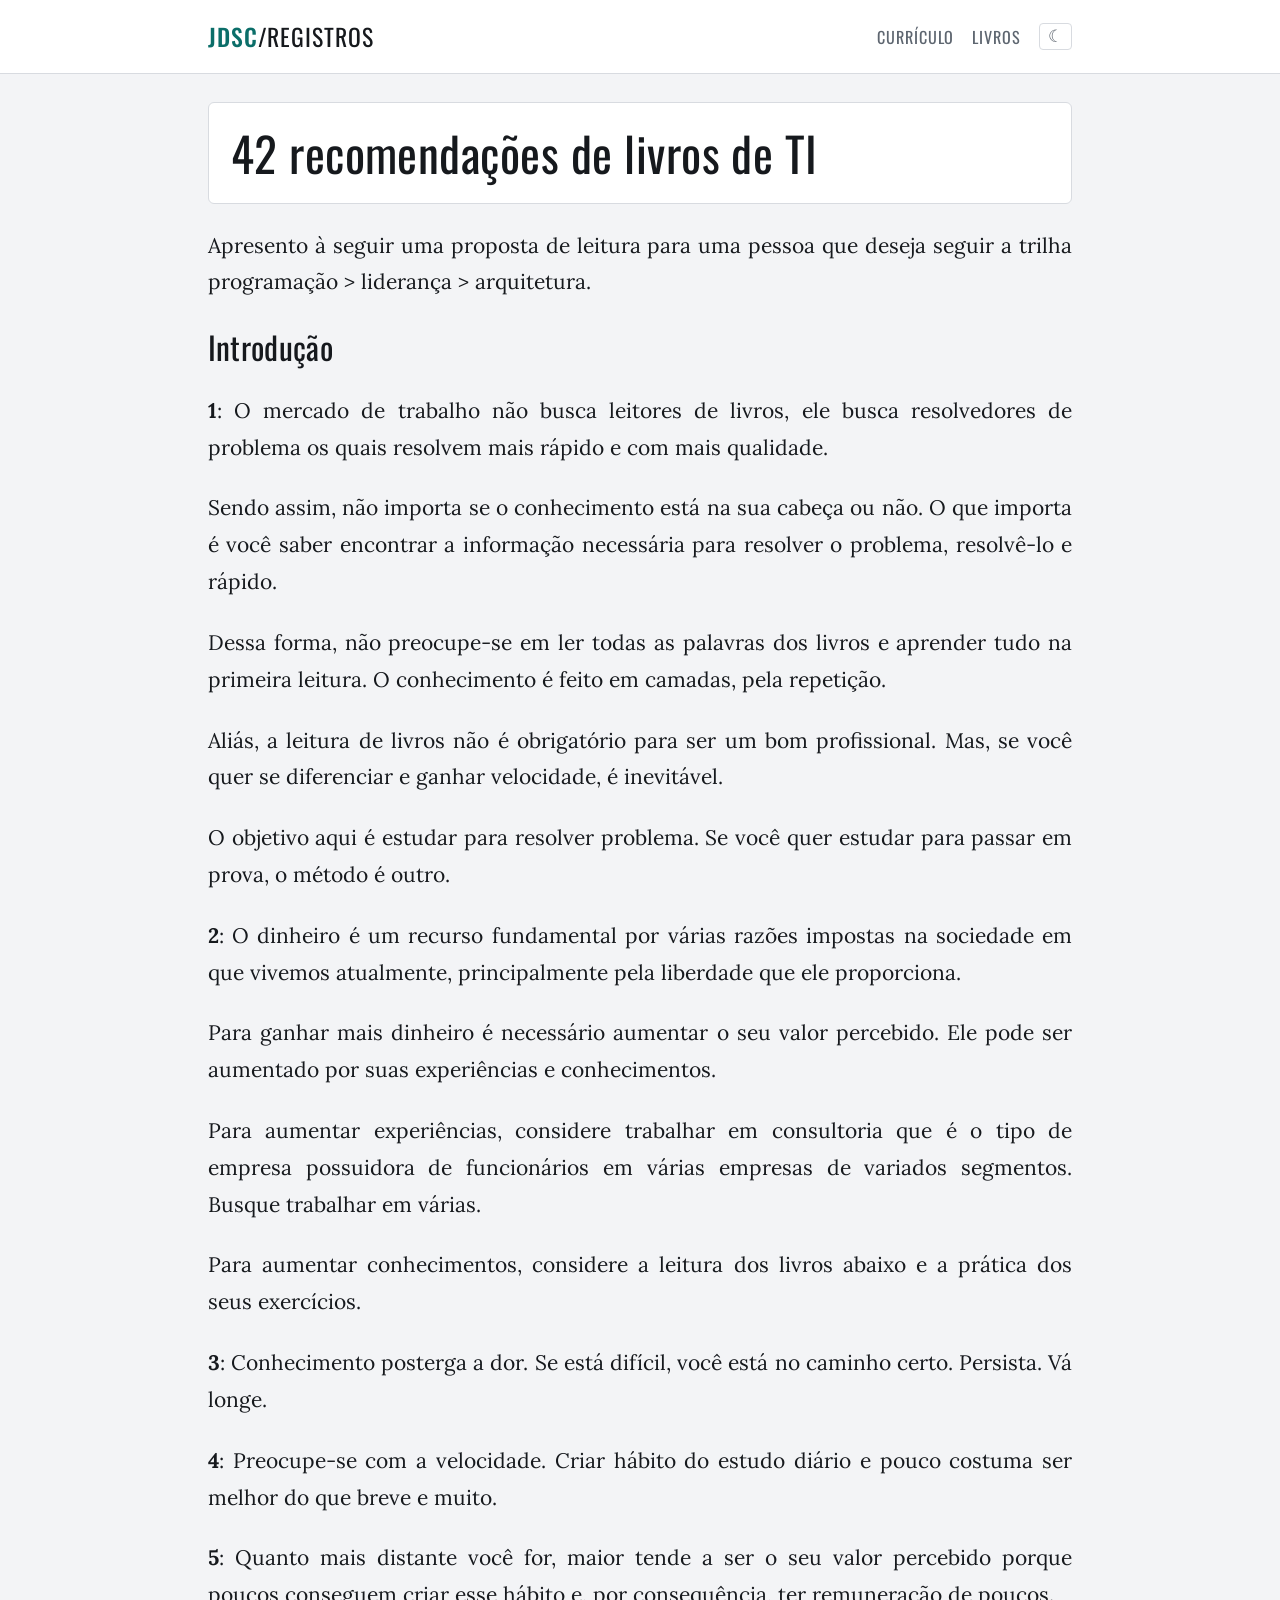
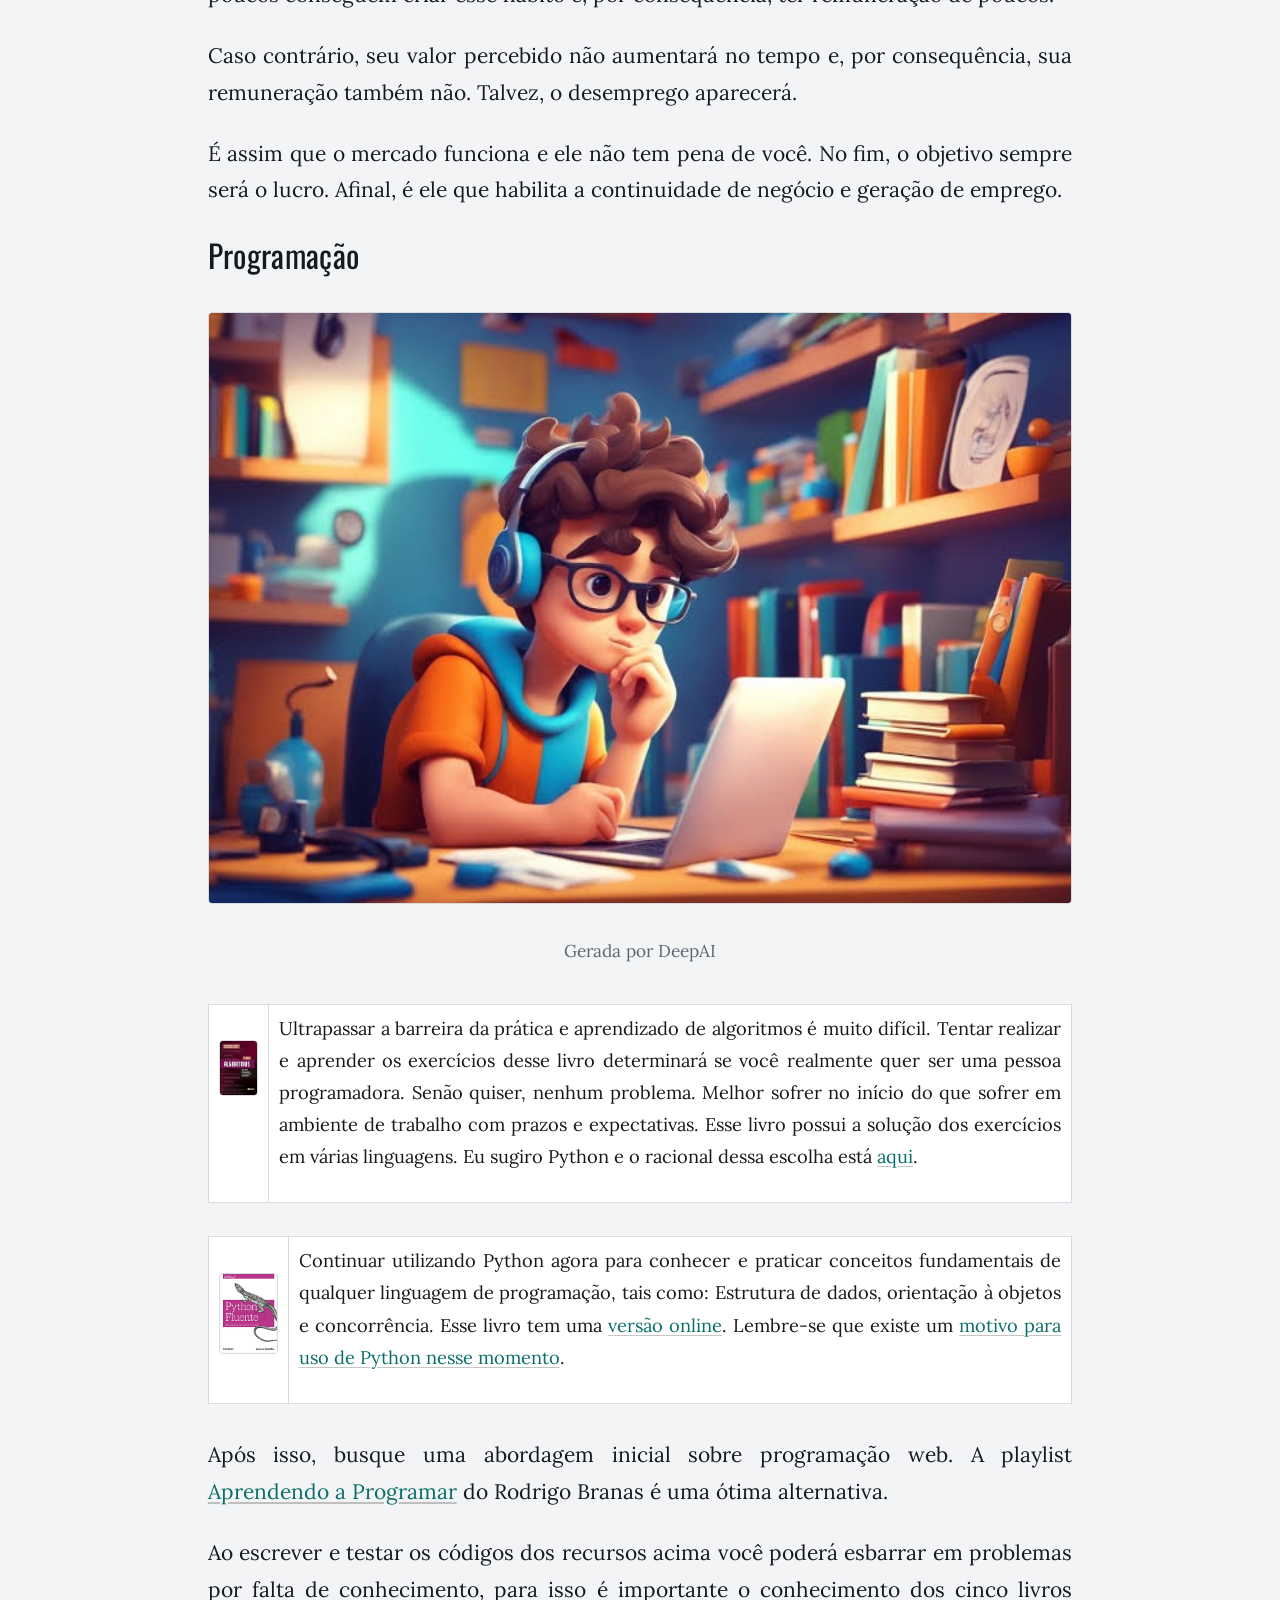
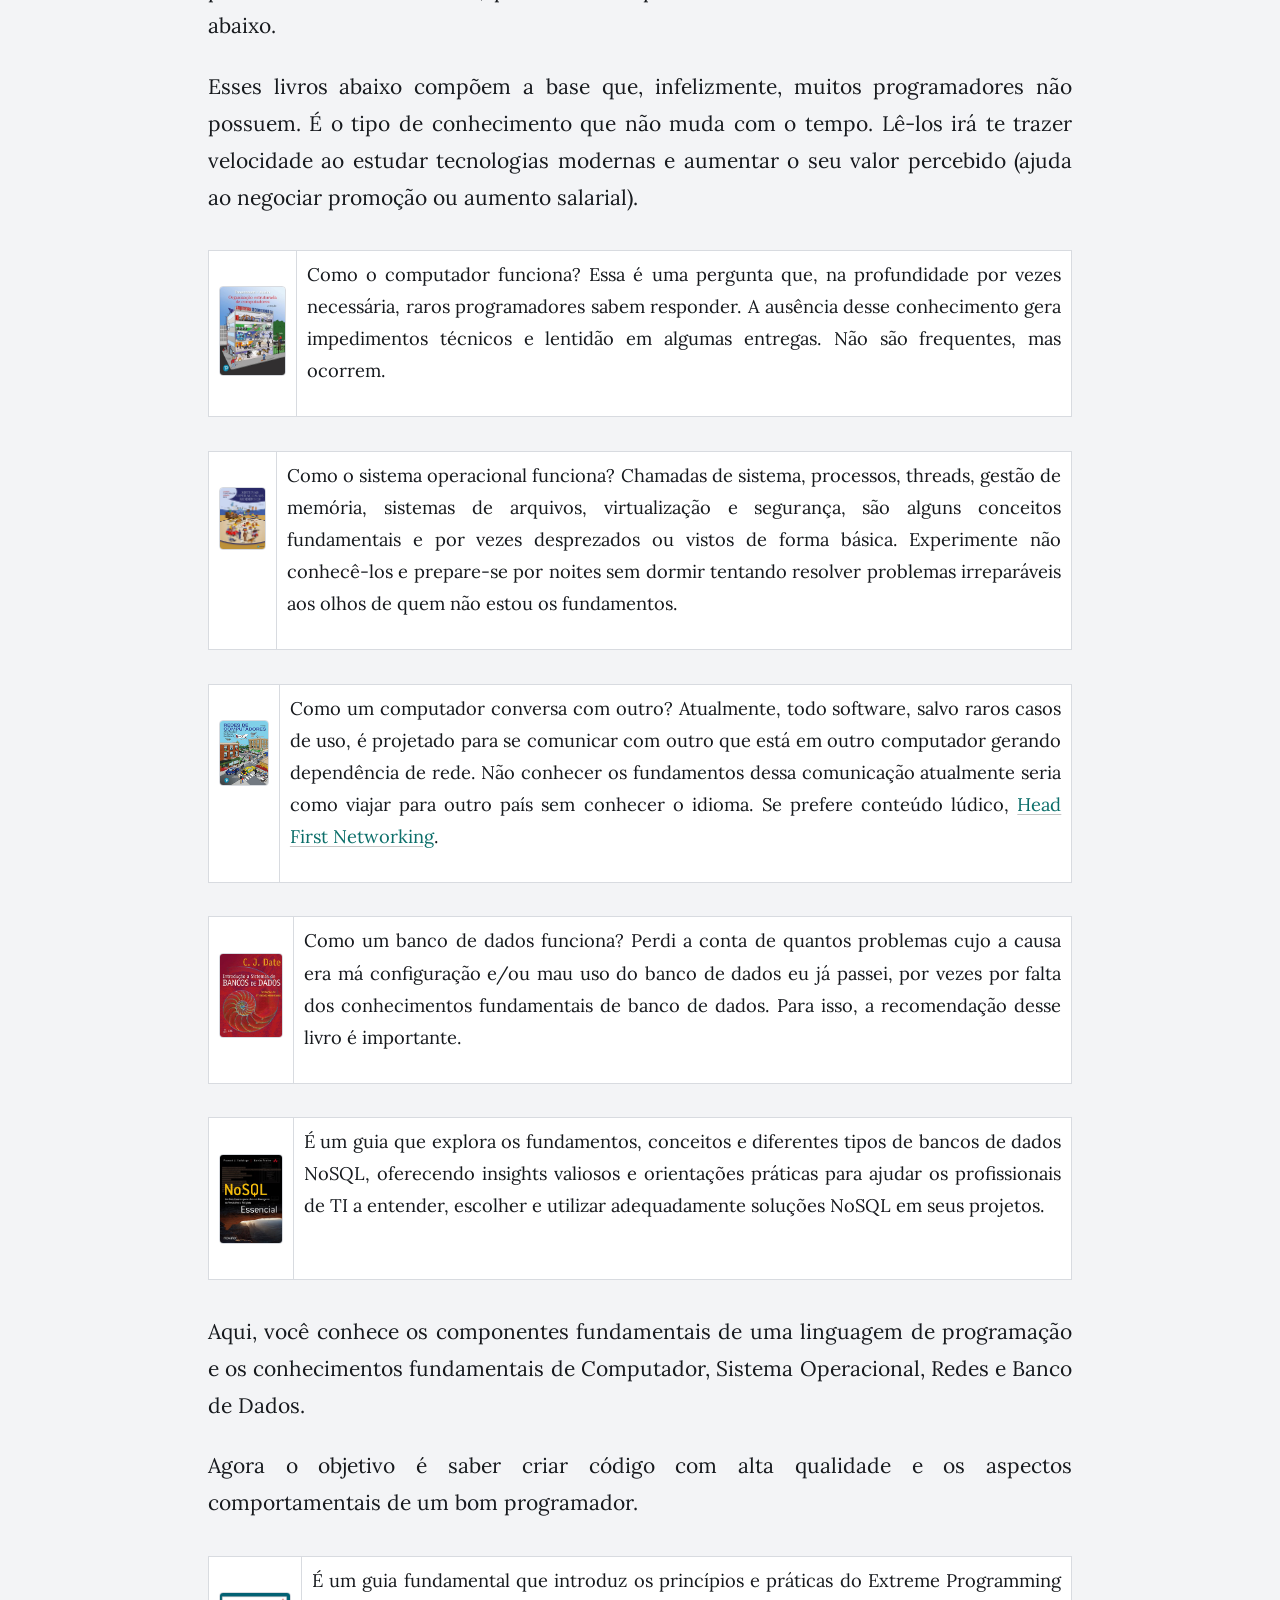
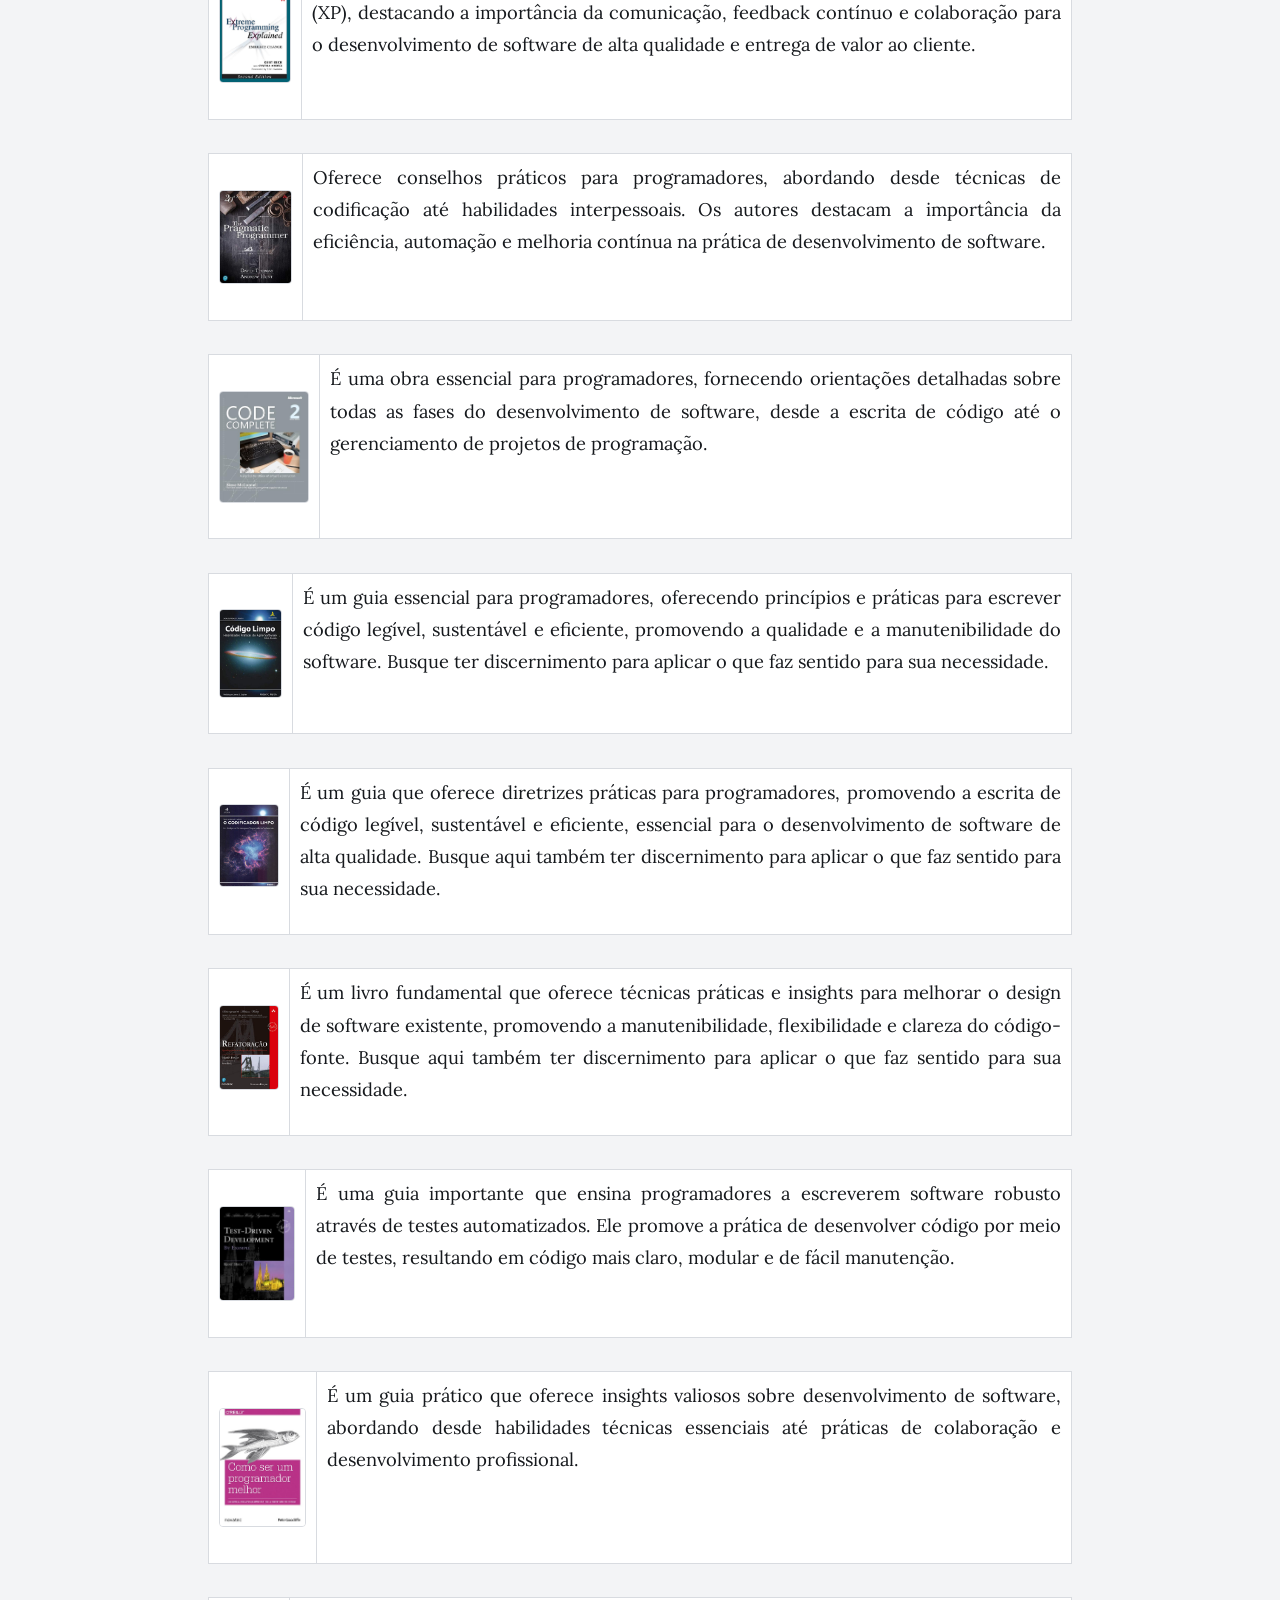
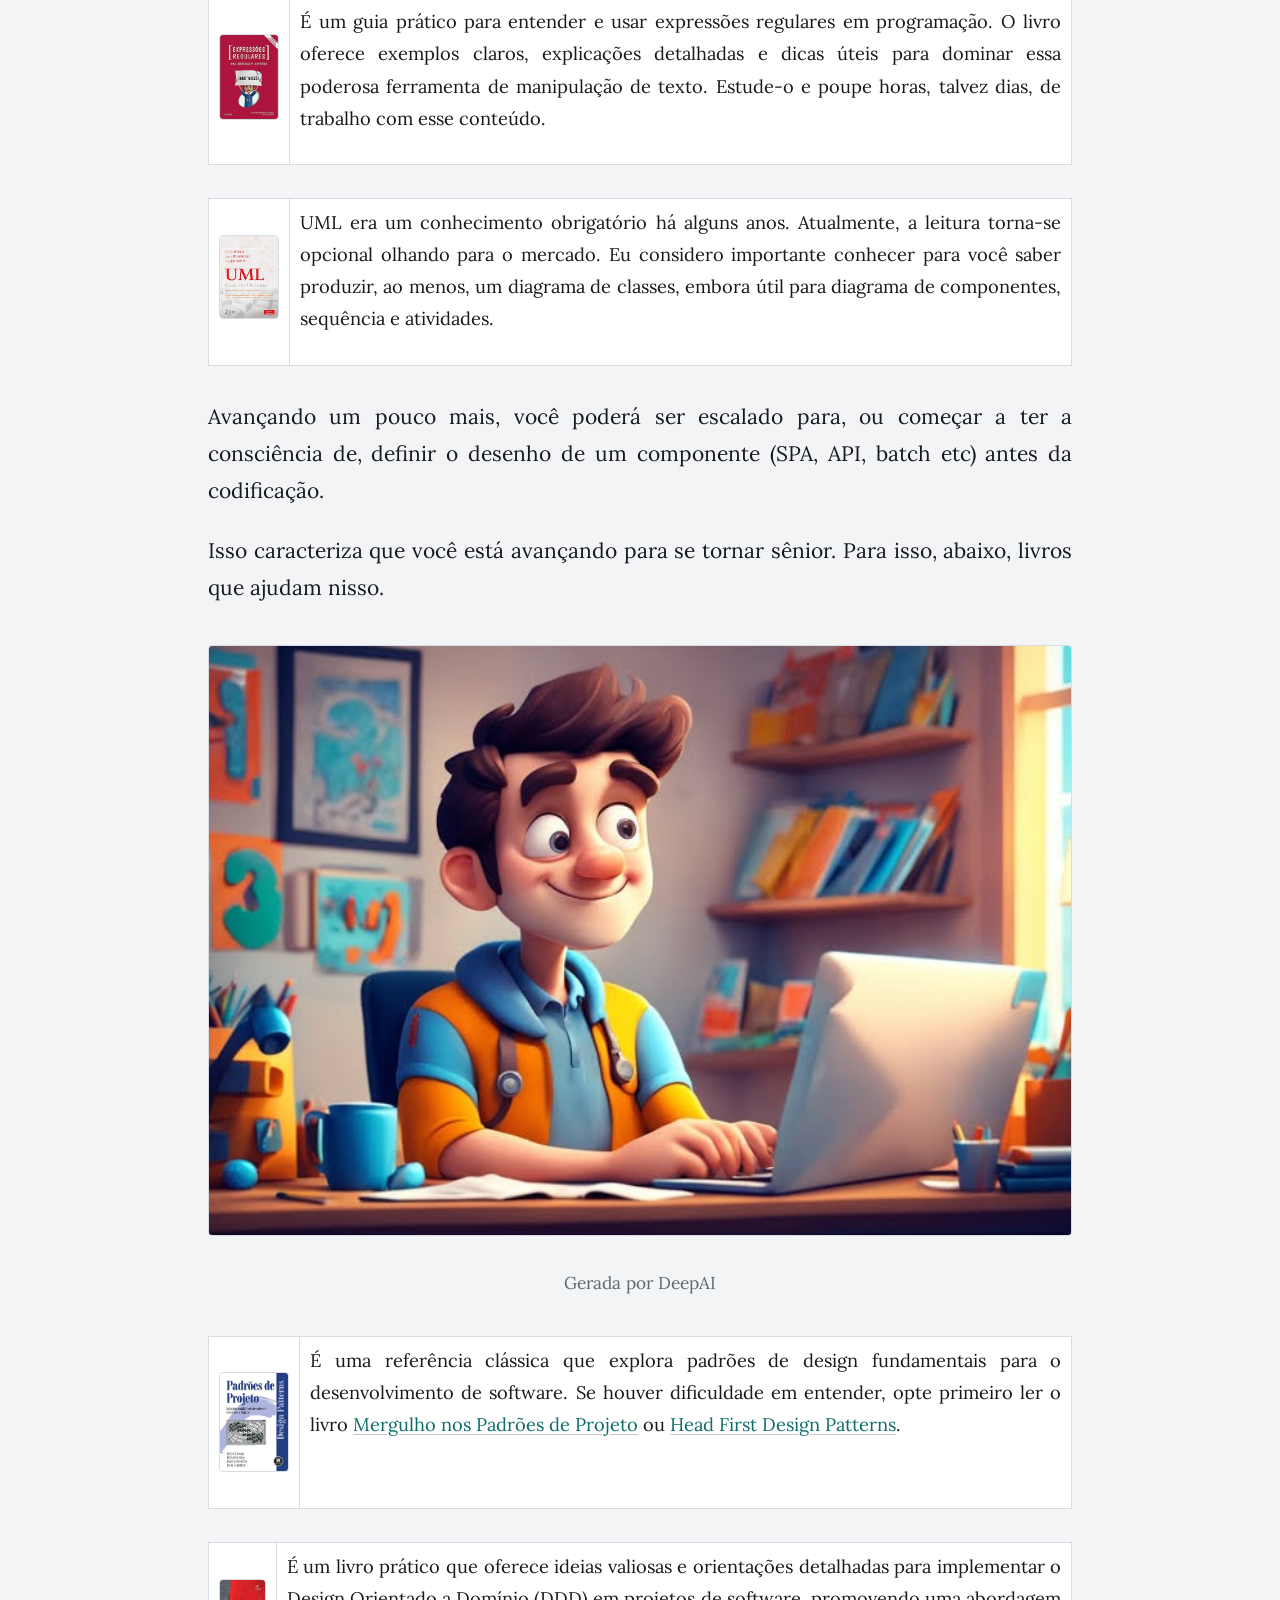
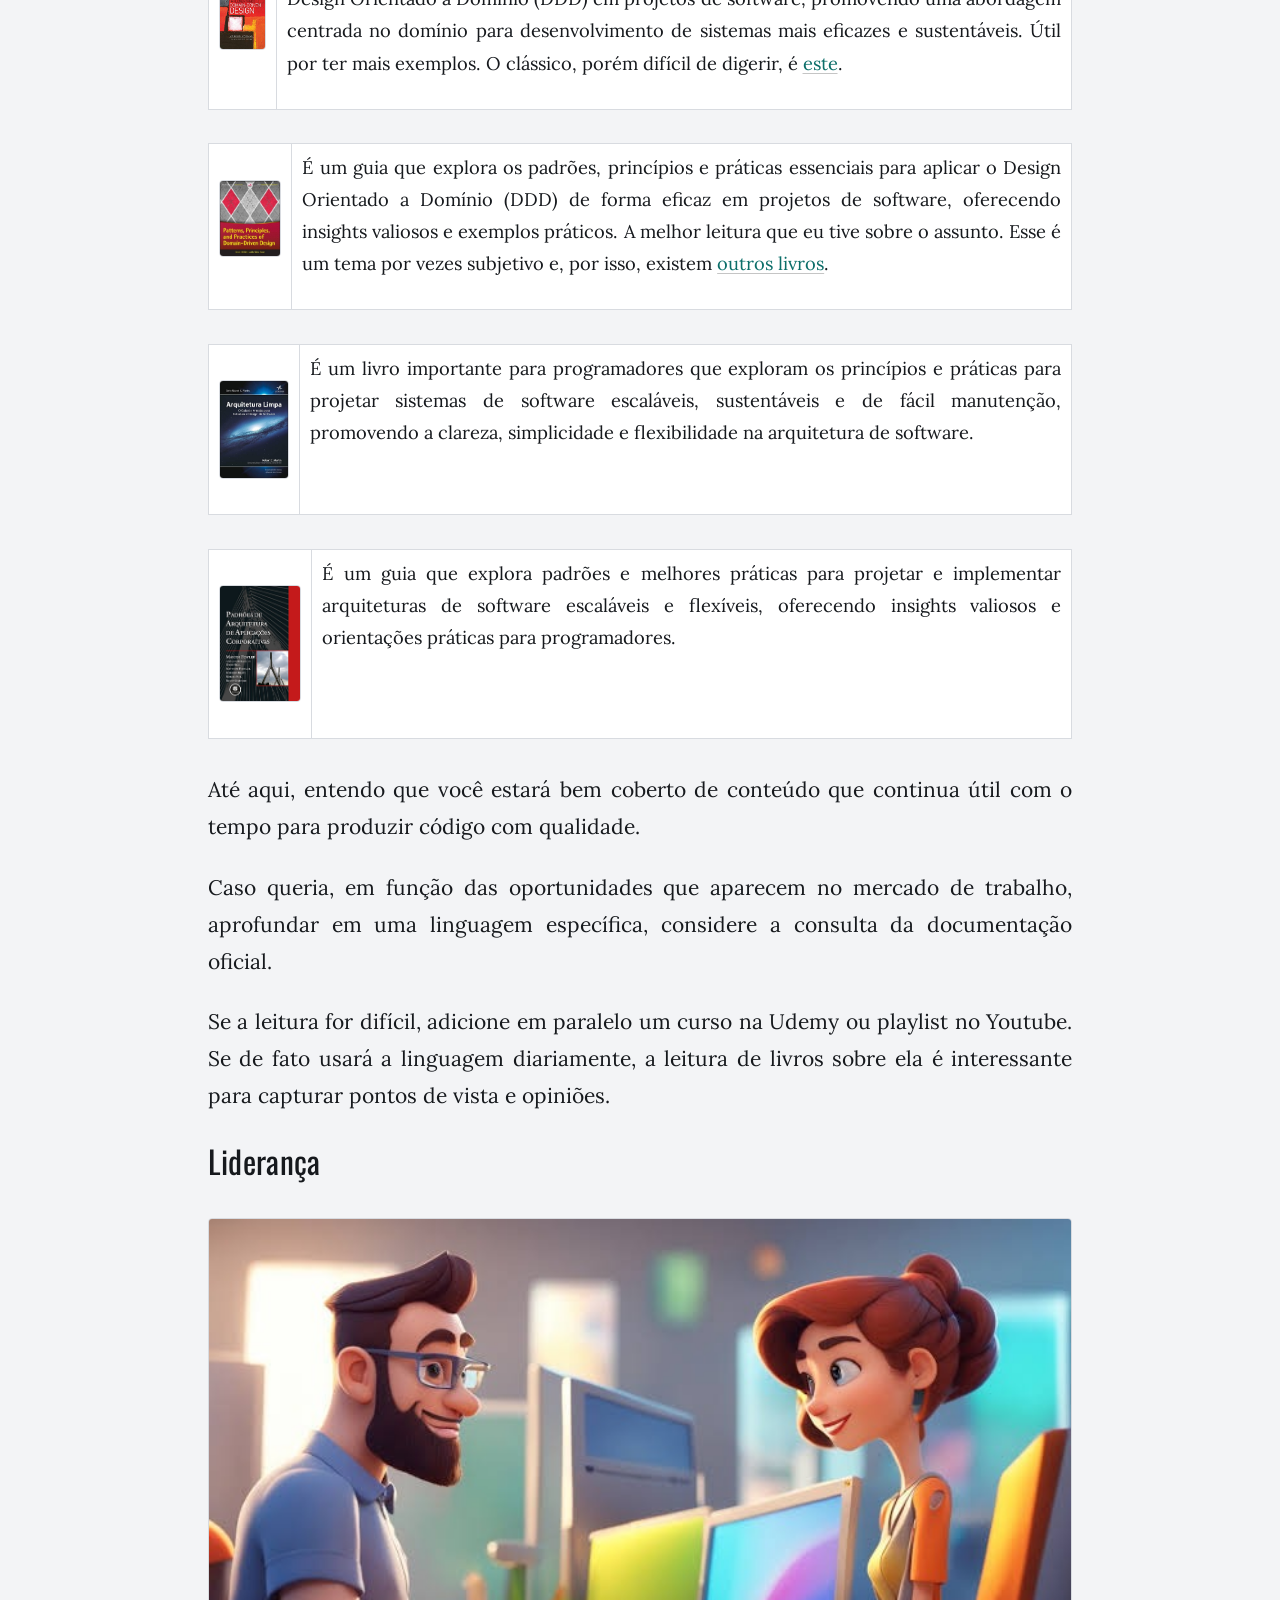
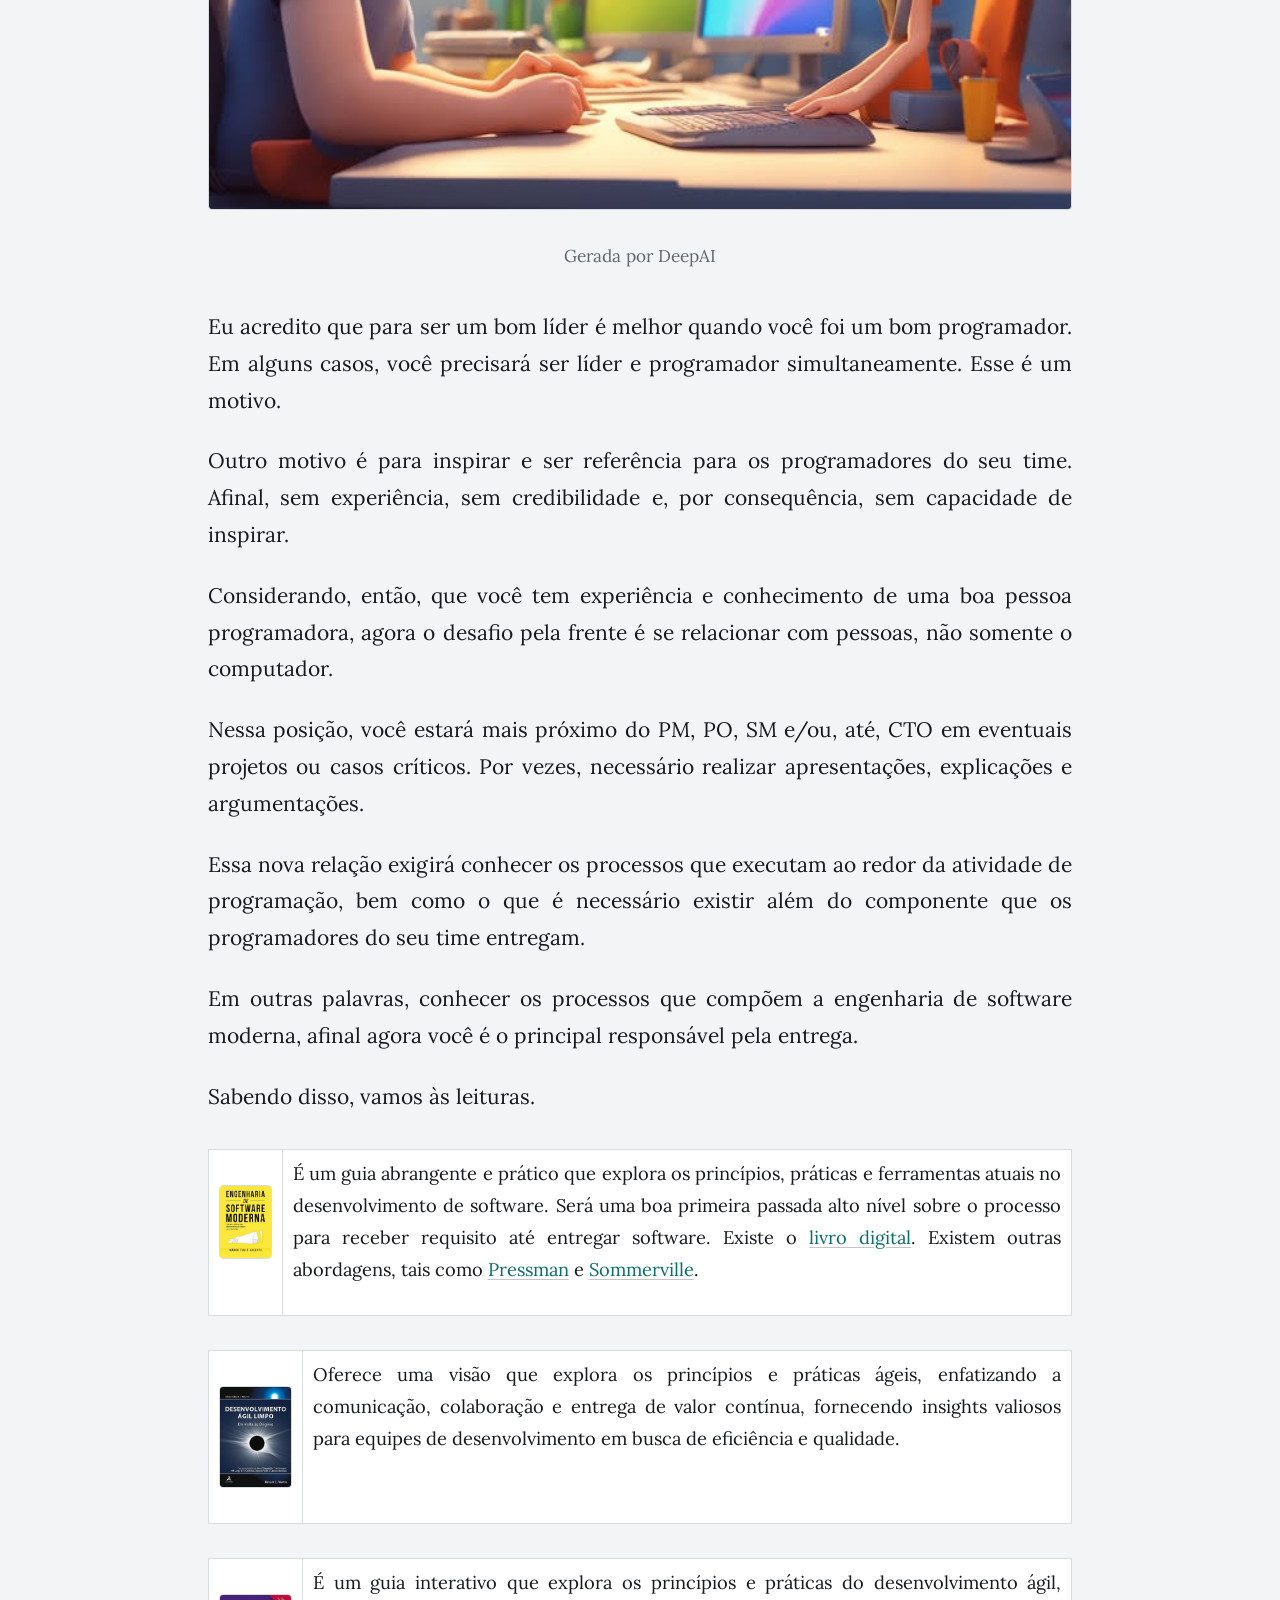
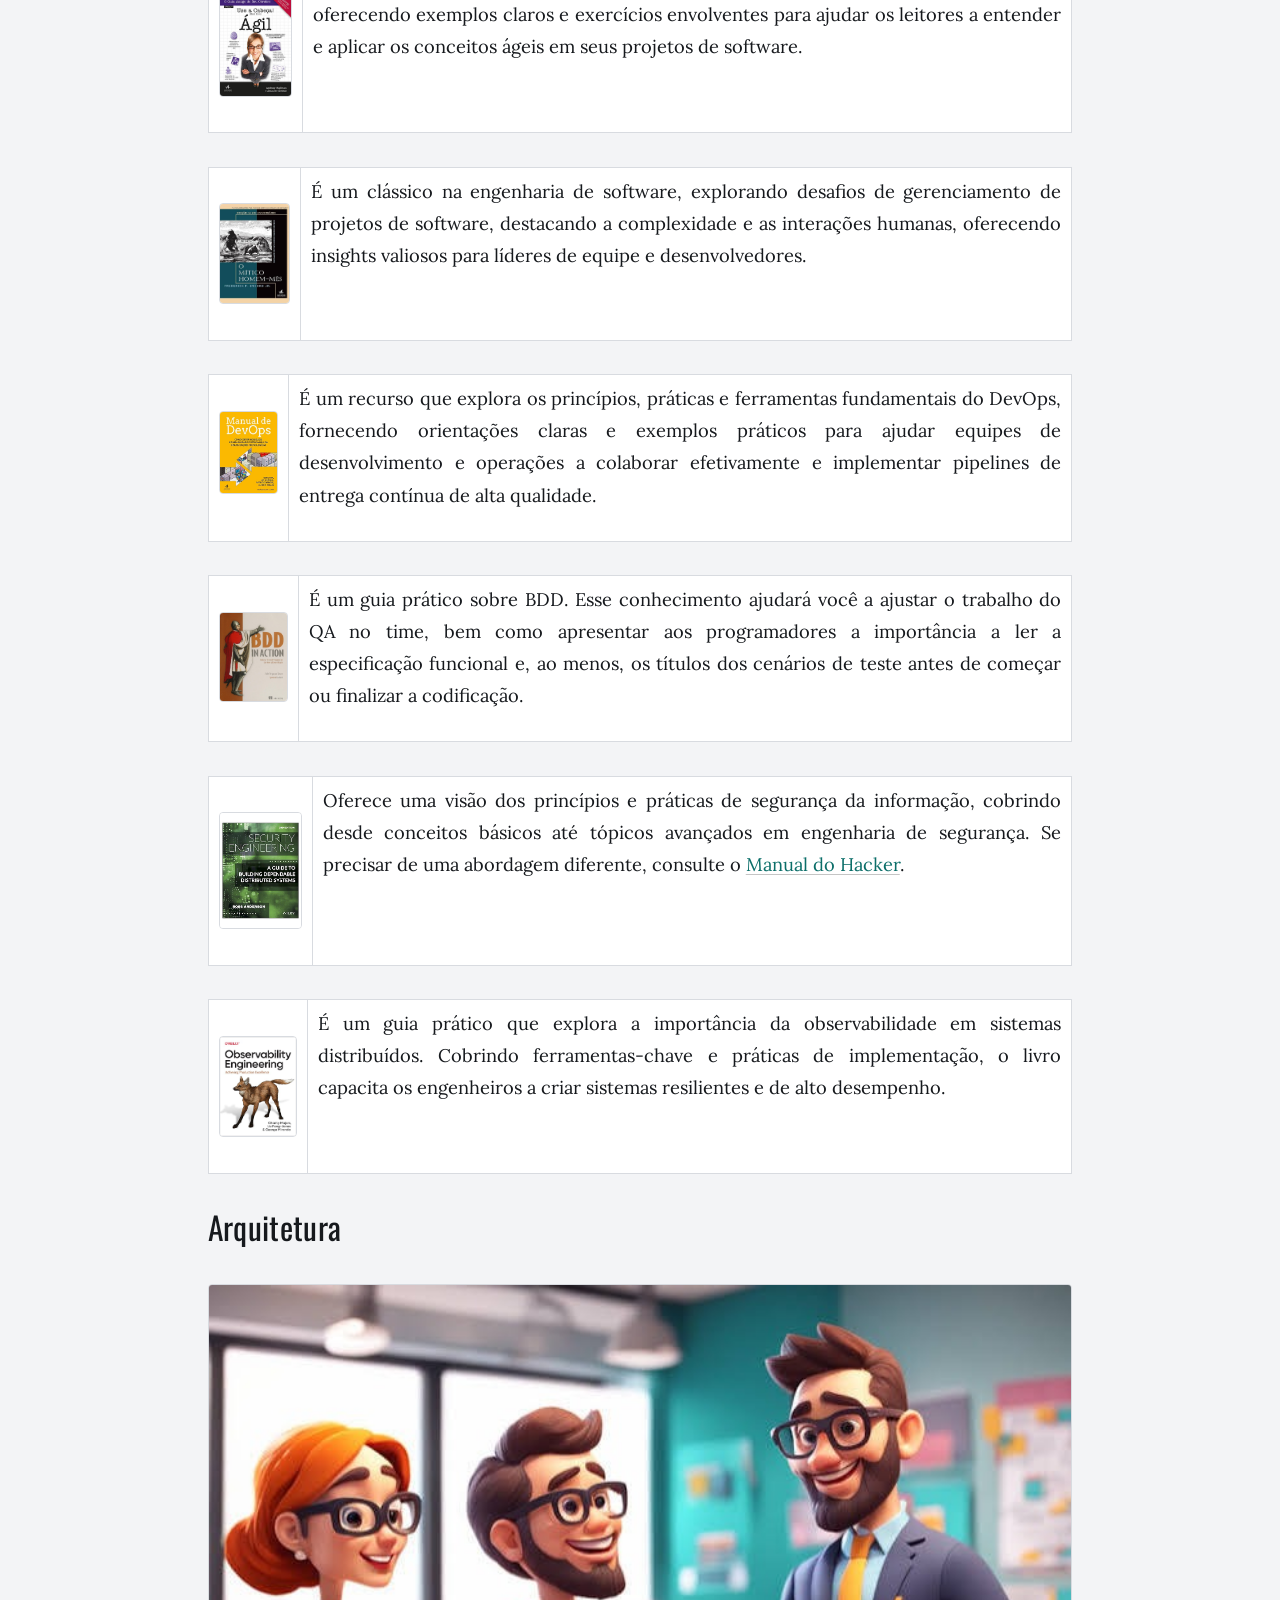
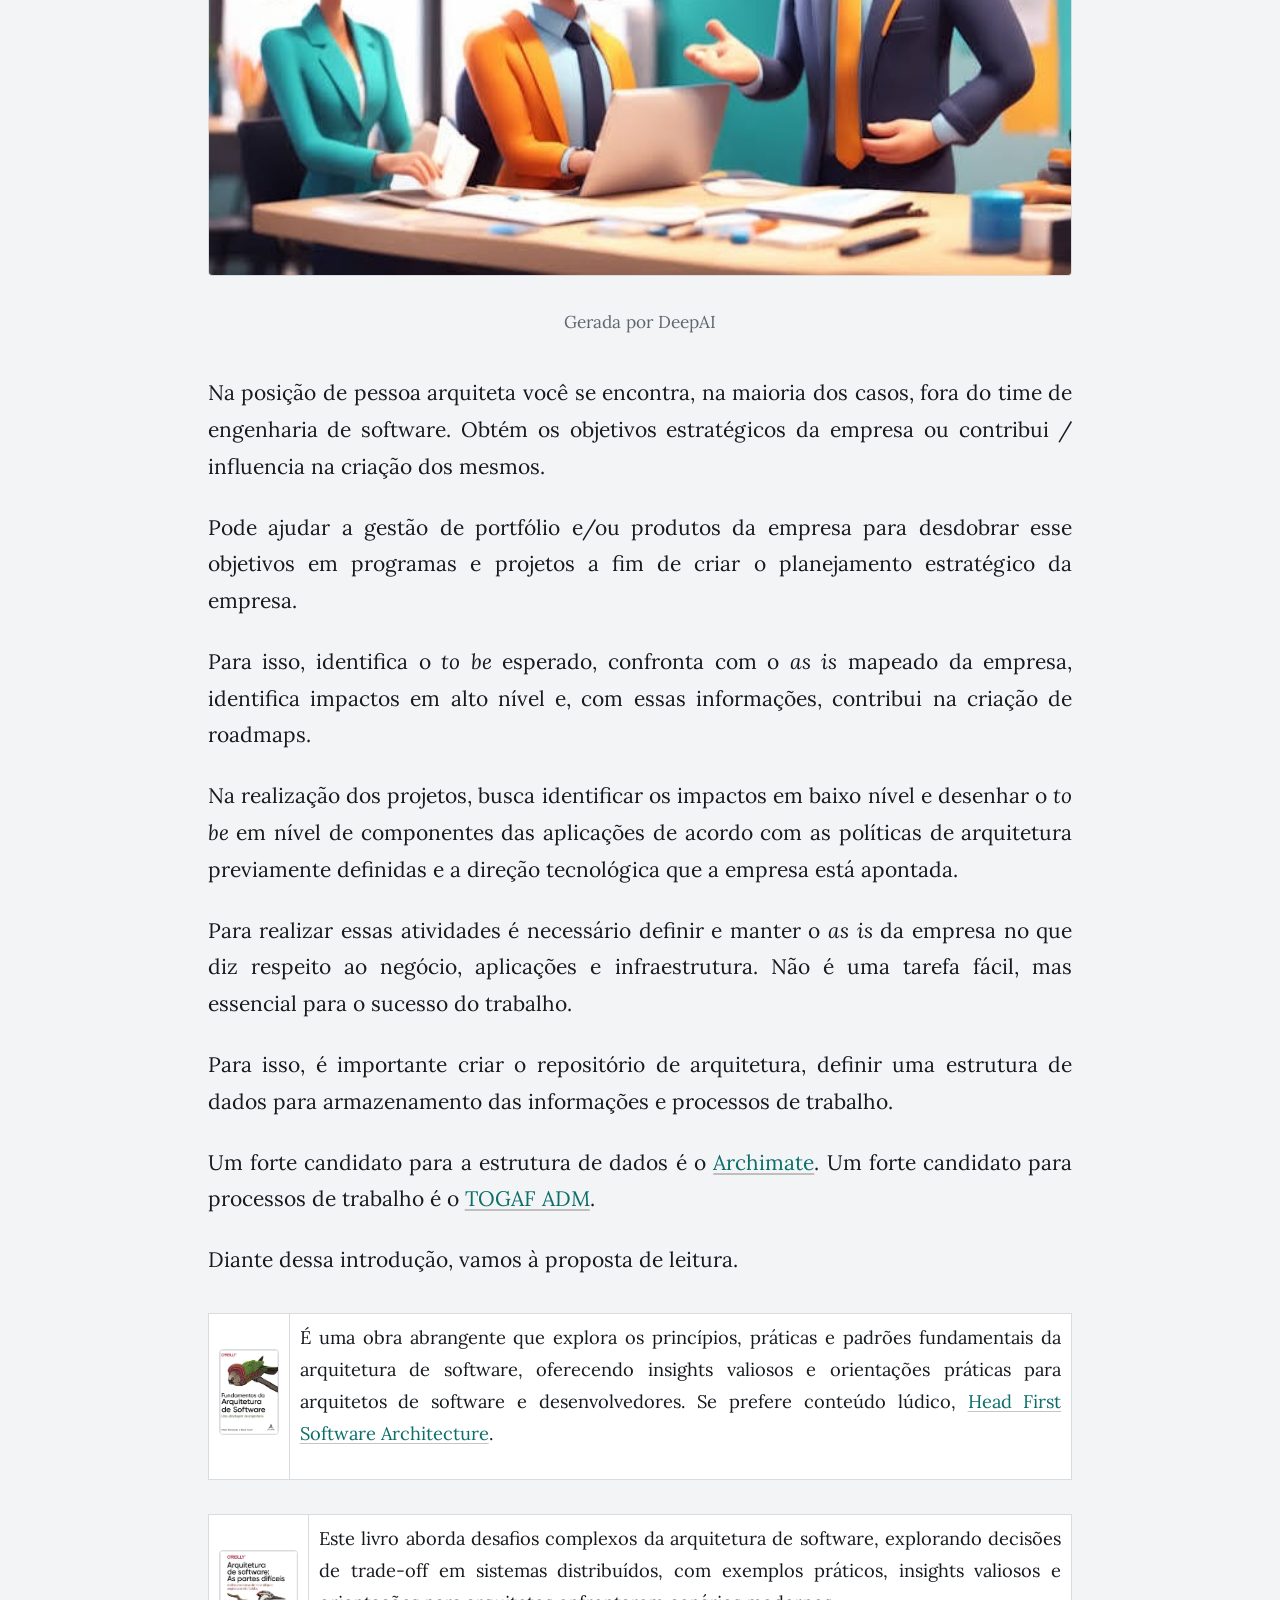
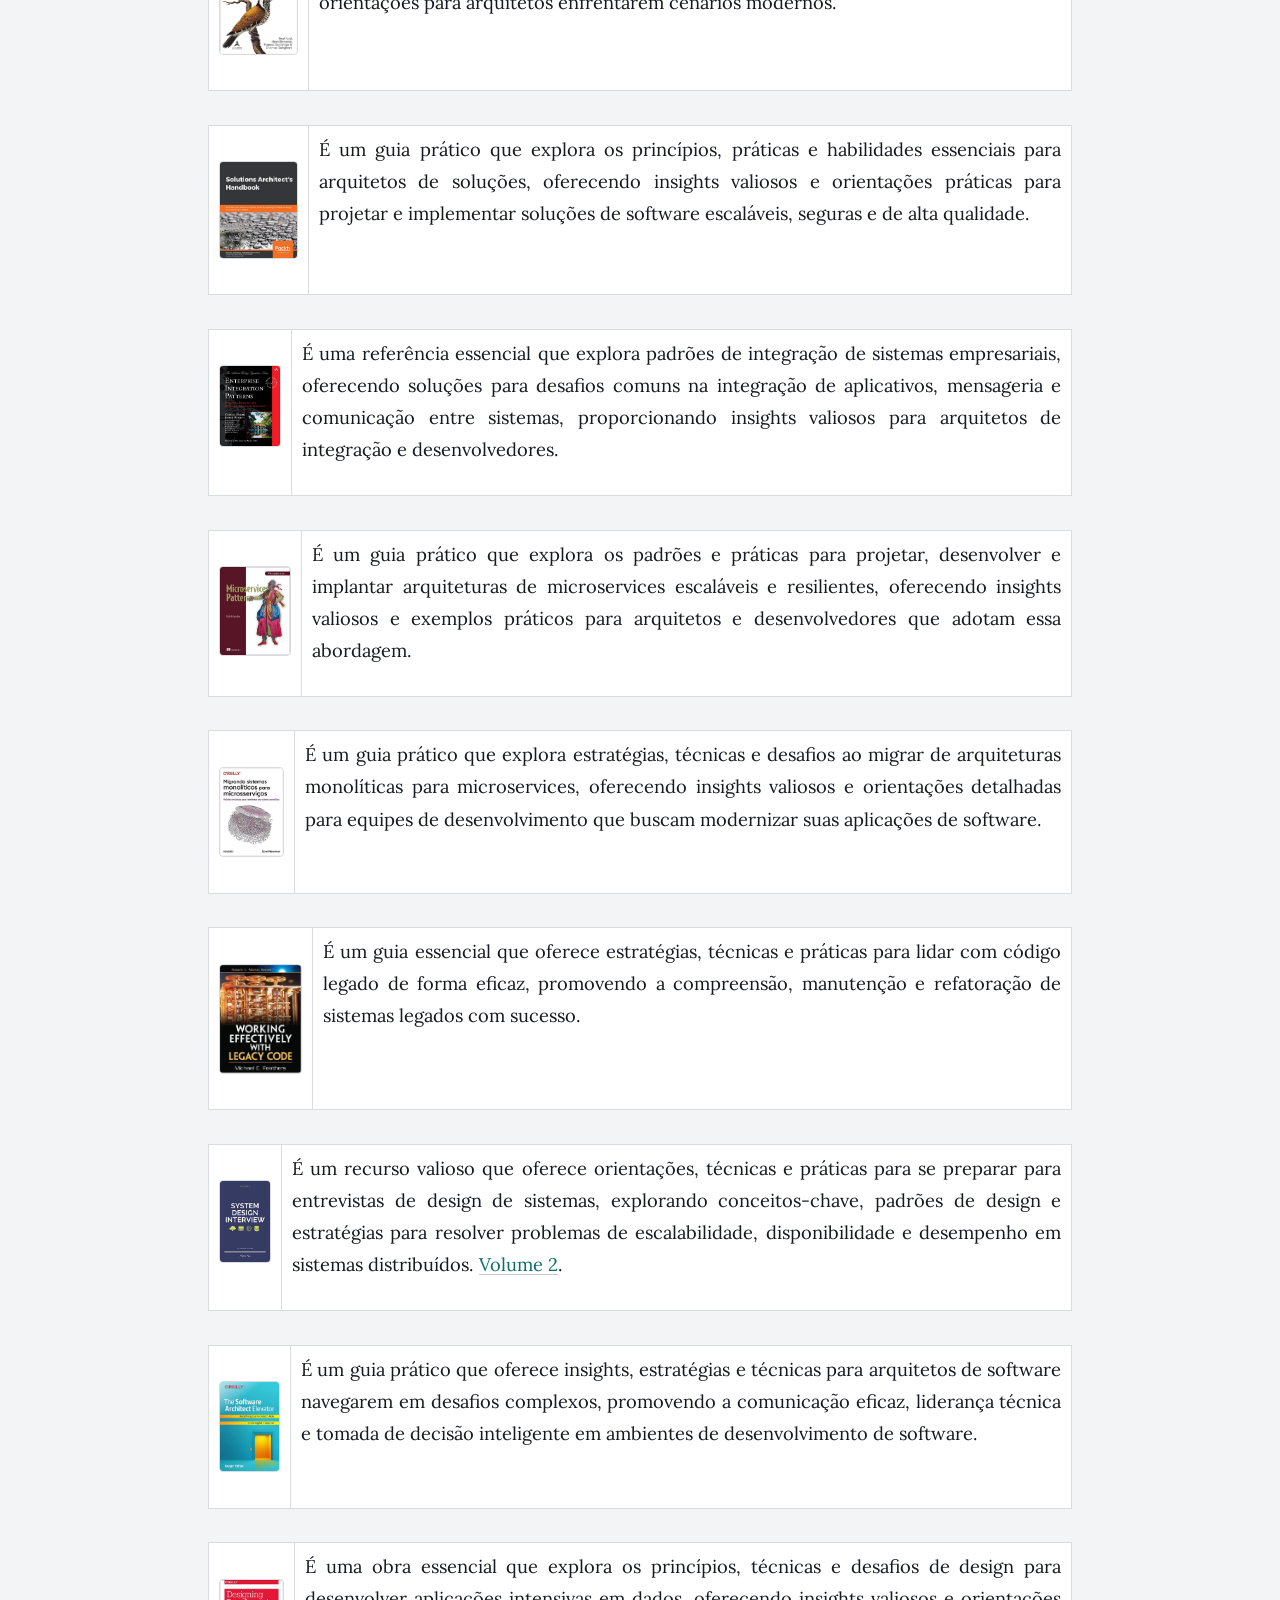
<file: 42-livros/index.html>
<!doctype html>
<html lang="pt-BR">
<head>
<meta charset="utf-8">
<meta name="viewport" content="width=device-width, initial-scale=1">
<title>42 recomendações de livros de TI - J David S Carvalho</title>
<script>(function(){try{var t=localStorage.getItem('jdsc-theme');if(t==='light'||t==='dark')document.documentElement.setAttribute('data-theme',t);}catch(e){}})();</script>
<link rel="preconnect" href="https://fonts.googleapis.com"><link rel="preconnect" href="https://fonts.gstatic.com" crossorigin>
<link href="https://fonts.googleapis.com/css2?family=Lora:ital,wght@0,400;0,700;1,400&family=Oswald:wght@400;500&family=IBM+Plex+Mono:wght@400;500&display=swap" rel="stylesheet">
<link rel="stylesheet" href="../style.css">
<meta name="description" content="Apresento à seguir uma proposta de leitura para uma pessoa que deseja seguir a trilha programação &gt; liderança &gt; arquitetura.">
<link rel="canonical" href="https://jdsc.me/42-livros/">
<link rel="icon" href="data:image/svg+xml,%3Csvg xmlns='http://www.w3.org/2000/svg' viewBox='0 0 64 64'%3E%3Crect width='64' height='64' rx='12' fill='%230d0c0a'/%3E%3Ctext x='32' y='47' font-family='Georgia,serif' font-size='42' font-weight='700' text-anchor='middle' fill='%23f0b04a'%3EJ%3C/text%3E%3C/svg%3E">
<meta property="og:type" content="website">
<meta property="og:site_name" content="J David S Carvalho">
<meta property="og:locale" content="pt_BR">
<meta property="og:title" content="42 recomendações de livros de TI">
<meta property="og:description" content="Apresento à seguir uma proposta de leitura para uma pessoa que deseja seguir a trilha programação &gt; liderança &gt; arquitetura.">
<meta property="og:url" content="https://jdsc.me/42-livros/">
<meta property="og:image" content="https://jdsc.me/assets/uploads/2024/05/42-livros-de-ti-recomendados.png">
<meta property="og:image:alt" content="42 recomendações de livros de TI">
<meta property="og:image:width" content="1437">
<meta property="og:image:height" content="929">
<meta name="twitter:card" content="summary_large_image">
<meta name="twitter:image" content="https://jdsc.me/assets/uploads/2024/05/42-livros-de-ti-recomendados.png">
</head>
<body class="kind-page">
<header class="site-header"><div class="col">
  <a class="brand" href="../"><b>jdsc</b>/registros</a>
  <nav><a href="../cv.pdf">Currículo</a><a href="../42-livros/">Livros</a><button class="theme-toggle" id="theme-toggle" type="button" aria-label="Alternar modo claro/escuro" title="Alternar claro/escuro"><span aria-hidden="true">☾</span></button>
<script>(function(){var b=document.getElementById('theme-toggle'),r=document.documentElement;
function cur(){var t=r.getAttribute('data-theme');if(t)return t;return window.matchMedia&&matchMedia('(prefers-color-scheme: dark)').matches?'dark':'light';}
function paint(){b.firstChild.textContent=cur()==='dark'?'\u2600':'\u263E';}
b.addEventListener('click',function(){var n=cur()==='dark'?'light':'dark';r.setAttribute('data-theme',n);try{localStorage.setItem('jdsc-theme',n);}catch(e){}paint();});
paint();})();</script></nav>
</div></header>
<section class="col intro">
  <div class="intro-text">
    <h1 class="intro-name">J David S Carvalho</h1>
    <p class="intro-role">Staff Software Engineer</p>
    <p class="intro-lede">Registros de engenharia de software: o contexto de cada projeto, o que foi decidido e o que aprendi.</p>
  </div>
  <img class="intro-photo" src="../assets/avatar.jpg" alt="Foto de J David S Carvalho" width="460" height="460">
</section>
<main class="col content">
  <nav class="toc" id="toc" hidden><p class="toc-title">Seções</p><ol></ol></nav>
  <article class="entry entry-page"><header class="entry-header"><h1 class="entry-title">42 recomendações de livros de TI</h1></header><div class="entry-content"><p>Apresento à seguir uma proposta de leitura para uma pessoa que deseja seguir a trilha programação &gt; liderança &gt; arquitetura.</p>
<h1>Introdução</h1>
<p><strong><span>1</span></strong>: O mercado de trabalho não busca leitores de livros, ele busca resolvedores de problema os quais resolvem mais rápido e com mais qualidade.</p>
<p>Sendo assim, não importa se o conhecimento está na sua cabeça ou não. O que importa é você saber encontrar a informação necessária para resolver o problema, resolvê-lo e rápido.</p>
<p>Dessa forma, não preocupe-se em ler todas as palavras dos livros e aprender tudo na primeira leitura. O conhecimento é feito em camadas, pela repetição.</p>
<p>Aliás, a leitura de livros não é obrigatório para ser um bom profissional. Mas, se você quer se diferenciar e ganhar velocidade, é inevitável.</p>
<p>O objetivo aqui é estudar para resolver problema. Se você quer estudar para passar em prova, o método é outro.</p>
<p><strong><span>2</span></strong>: O dinheiro é um recurso fundamental por várias razões impostas na sociedade em que vivemos atualmente, principalmente pela liberdade que ele proporciona.</p>
<p>Para ganhar mais dinheiro é necessário aumentar o seu valor percebido. Ele pode ser aumentado por suas experiências e conhecimentos.</p>
<p>Para aumentar experiências, considere trabalhar em consultoria que é o tipo de empresa possuidora de funcionários em várias empresas de variados segmentos. Busque trabalhar em várias.</p>
<p>Para aumentar conhecimentos, considere a leitura dos livros abaixo e a prática dos seus exercícios.</p>
<p><strong><span>3</span></strong>: Conhecimento posterga a dor. Se está difícil, você está no caminho certo. Persista. Vá longe.</p>
<p><span><strong>4</strong></span>: Preocupe-se com a velocidade. Criar hábito do estudo diário e pouco costuma ser melhor do que breve e muito.</p>
<p><span><strong>5</strong></span>: Quanto mais distante você for, maior tende a ser o seu valor percebido porque poucos conseguem criar esse hábito e, por consequência, ter remuneração de poucos.</p>
<p>Caso contrário, seu valor percebido não aumentará no tempo e, por consequência, sua remuneração também não. Talvez, o desemprego aparecerá.</p>
<p>É assim que o mercado funciona e ele não tem pena de você. No fim, o objetivo sempre será o lucro. Afinal, é ele que habilita a continuidade de negócio e geração de emprego.</p>
<h1>Programação</h1>
<figure class="wp-caption aligncenter" id="attachment_666"><a href="../assets/uploads/2024/05/junior.jpg"><img alt="" class="wp-image-666 size-large" height="701" loading="lazy" src="../assets/uploads/2024/05/junior.jpg" width="1024"/></a><figcaption class="wp-caption-text" id="caption-attachment-666">Gerada por DeepAI</figcaption></figure>
<div class="table-wrap"><table class="tlivro">
<tbody>
<tr>
<td class="llivro"><a href="https://www.amazon.com.br/Algoritmos-AUGUSTO-NAVARRO-GARCIA-MANZANO-ebook/dp/B07XHP2XML/" rel="noopener" target="_blank"><img alt="" class="alignnone wp-image-544 size-medium" height="300" loading="lazy" src="../assets/uploads/2024/05/algoritmos.jpg" width="207"/></a></td>
<td class="llivro">
<p>Ultrapassar a barreira da prática e aprendizado de algoritmos é muito difícil. Tentar realizar e aprender os exercícios desse livro determinará se você realmente quer ser uma pessoa programadora. Senão quiser, nenhum problema. Melhor sofrer no início do que sofrer em ambiente de trabalho com prazos e expectativas. Esse livro possui a solução dos exercícios em várias linguagens. Eu sugiro Python e o racional dessa escolha está <a href="https://www.youtube.com/watch?v=OgRFOjVzvm0" rel="noopener" target="_blank">aqui</a>.</p>
</td>
</tr>
</tbody>
</table></div>
<div class="table-wrap"><table class="tlivro">
<tbody>
<tr>
<td class="llivro"><a href="https://www.amazon.com.br/Python-Fluente-Programa%C3%A7%C3%A3o-Concisa-Eficaz/dp/857522462X/"><img alt="" class="alignnone size-medium wp-image-551" height="300" loading="lazy" src="../assets/uploads/2024/05/python-fluente.jpg" width="215"/></a></td>
<td class="llivro">
<p>Continuar utilizando Python agora para conhecer e praticar conceitos fundamentais de qualquer linguagem de programação, tais como: Estrutura de dados, orientação à objetos e concorrência. Esse livro tem uma <a href="https://pythonfluente.com/" rel="noopener" target="_blank">versão online</a>. Lembre-se que existe um <a href="https://www.youtube.com/watch?v=OgRFOjVzvm0" rel="noopener" target="_blank">motivo para uso de Python nesse momento</a>.</p>
</td>
</tr>
</tbody>
</table></div>
<p>Após isso, busque uma abordagem inicial sobre programação web. A playlist <a href="https://www.youtube.com/playlist?list=PLQCmSnNFVYnSP1w3ugIZbxwR-QLO1hvlR" rel="noopener" target="_blank">Aprendendo a Programar</a> do Rodrigo Branas é uma ótima alternativa.</p>
<p>Ao escrever e testar os códigos dos recursos acima você poderá esbarrar em problemas por falta de conhecimento, para isso é importante o conhecimento dos cinco livros abaixo.</p>
<p>Esses livros abaixo compõem a base que, infelizmente, <span>muitos programadores não possuem</span>. É o tipo de conhecimento que não muda com o tempo. Lê-los <span>irá te trazer velocidade</span> ao estudar tecnologias modernas e <span>aumentar o seu valor percebido</span> (ajuda ao negociar promoção ou aumento salarial).</p>
<div class="table-wrap"><table class="tlivro">
<tbody>
<tr>
<td class="llivro"><a href="https://www.amazon.com.br/Organiza%C3%A7%C3%A3o-estruturada-computadores-Andrew-Tanenbaum/dp/8581435394/" rel="noopener" target="_blank"><img alt="" class="alignnone wp-image-545 size-medium" height="300" loading="lazy" src="../assets/uploads/2024/05/organizacao-computadores.jpg" width="223"/></a></td>
<td class="llivro">
<p>Como o computador funciona? Essa é uma pergunta que, na profundidade por vezes necessária, raros programadores sabem responder. A ausência desse conhecimento gera impedimentos técnicos e lentidão em algumas entregas. Não são frequentes, mas ocorrem.</p>
</td>
</tr>
</tbody>
</table></div>
<div class="table-wrap"><table class="tlivro">
<tbody>
<tr>
<td class="llivro"><a href="https://www.amazon.com.br/Sistemas-operacionais-modernos-Andrew-Tanenbaum/dp/8543005671/" rel="noopener" target="_blank"><img alt="" class="alignnone wp-image-546 size-medium" height="300" loading="lazy" src="../assets/uploads/2024/05/sistema-operacional.jpg" width="222"/></a></td>
<td class="llivro">
<p>Como o sistema operacional funciona? Chamadas de sistema, processos, threads, gestão de memória, sistemas de arquivos, virtualização e segurança, são alguns conceitos fundamentais e por vezes desprezados ou vistos de forma básica. Experimente não conhecê-los e prepare-se por noites sem dormir tentando resolver problemas irreparáveis aos olhos de quem não estou os fundamentos.</p>
</td>
</tr>
</tbody>
</table></div>
<div class="table-wrap"><table class="tlivro">
<tbody>
<tr>
<td class="llivro"><a href="https://www.amazon.com.br/Redes-Computadores-Andrew-Tanenbaum/dp/8582605609/" rel="noopener" target="_blank"><img alt="" class="alignnone wp-image-548 size-medium" height="300" loading="lazy" src="../assets/uploads/2024/05/redes-computadores.jpg" width="227"/></a></td>
<td class="llivro">
<p>Como um computador conversa com outro? Atualmente, todo software, salvo raros casos de uso, é projetado para se comunicar com outro que está em outro computador gerando dependência de rede. Não conhecer os fundamentos dessa comunicação atualmente seria como viajar para outro país sem conhecer o idioma. Se prefere conteúdo lúdico, <a href="https://www.amazon.com.br/Head-First-Networking-Al-Anderson/dp/0596521553/" rel="noopener" target="_blank">Head First Networking</a>.</p>
</td>
</tr>
</tbody>
</table></div>
<div class="table-wrap"><table class="tlivro">
<tbody>
<tr>
<td class="llivro"><a href="https://www.amazon.com.br/Introdu%C3%A7%C3%A3o-Sistemas-Bancos-Dados-Date/dp/8535212736/" rel="noopener" target="_blank"><img alt="" class="alignnone wp-image-554 size-medium" height="300" loading="lazy" src="../assets/uploads/2024/05/sistemas-banco-dados.jpg" width="225"/></a></td>
<td class="llivro">
<p>Como um banco de dados funciona? Perdi a conta de quantos problemas cujo a causa era má configuração e/ou mau uso do banco de dados eu já passei, por vezes por falta dos conhecimentos fundamentais de banco de dados. Para isso, a recomendação desse livro é importante.</p>
</td>
</tr>
</tbody>
</table></div>
<div class="table-wrap"><table class="tlivro">
<tbody>
<tr>
<td class="llivro"><a href="https://www.amazon.com.br/NOSQL-Essencial-Pramod-J-Sadalage/dp/8575223380/" rel="noopener" target="_blank"><img alt="" class="alignnone wp-image-593 size-medium" height="300" loading="lazy" src="../assets/uploads/2024/05/nosql-essencial.jpg" width="211"/></a></td>
<td class="llivro">
<p>É um guia que explora os fundamentos, conceitos e diferentes tipos de bancos de dados NoSQL, oferecendo insights valiosos e orientações práticas para ajudar os profissionais de TI a entender, escolher e utilizar adequadamente soluções NoSQL em seus projetos.</p>
</td>
</tr>
</tbody>
</table></div>
<p>Aqui, você conhece os componentes fundamentais de uma linguagem de programação e os conhecimentos fundamentais de Computador, Sistema Operacional, Redes e Banco de Dados.</p>
<p>Agora o objetivo é saber criar código com alta qualidade e os aspectos comportamentais de um bom programador.</p>
<div class="table-wrap"><table class="tlivro">
<tbody>
<tr>
<td class="llivro"><a href="https://www.amazon.com.br/Extreme-Programming-Explained-Embrace-English-ebook/dp/B00N1ZN6C0/"><img alt="" class="alignnone size-medium wp-image-573" height="300" loading="lazy" src="../assets/uploads/2024/05/extreme-programming-1.jpg" width="234"/></a></td>
<td class="llivro">
<p>É um guia fundamental que introduz os princípios e práticas do Extreme Programming (XP), destacando a importância da comunicação, feedback contínuo e colaboração para o desenvolvimento de software de alta qualidade e entrega de valor ao cliente.</p>
</td>
</tr>
</tbody>
</table></div>
<div class="table-wrap"><table class="tlivro">
<tbody>
<tr>
<td class="llivro"><img alt="" class="wp-image-541 size-medium" height="300" loading="lazy" src="../assets/uploads/2024/05/the-pragmatic-programmer.jpg" width="230"/></td>
<td class="llivro">
<p>Oferece conselhos práticos para programadores, abordando desde técnicas de codificação até habilidades interpessoais. Os autores destacam a importância da eficiência, automação e melhoria contínua na prática de desenvolvimento de software.</p>
</td>
</tr>
</tbody>
</table></div>
<div class="table-wrap"><table class="tlivro">
<tbody>
<tr>
<td class="llivro"><a href="https://www.amazon.com.br/Code-Complete-Developer-Practices-English-ebook/dp/B00JDMPOSY/" rel="noopener" target="_blank"><img alt="" class="alignnone wp-image-543 size-medium" height="300" loading="lazy" src="../assets/uploads/2024/05/code-complete.jpg" width="247"/></a></td>
<td class="llivro">
<p>É uma obra essencial para programadores, fornecendo orientações detalhadas sobre todas as fases do desenvolvimento de software, desde a escrita de código até o gerenciamento de projetos de programação.</p>
</td>
</tr>
</tbody>
</table></div>
<div class="table-wrap"><table class="tlivro">
<tbody>
<tr>
<td class="llivro"><a href="https://www.amazon.com.br/C%C3%B3digo-Limpo-Robert-C-Martin-ebook/dp/B085Q2K632/" rel="noopener" target="_blank"><img alt="" class="alignnone wp-image-555 size-medium" height="300" loading="lazy" src="../assets/uploads/2024/05/codigo-limpo.jpg" width="211"/></a></td>
<td class="llivro">
<p>É um guia essencial para programadores, oferecendo princípios e práticas para escrever código legível, sustentável e eficiente, promovendo a qualidade e a manutenibilidade do software. Busque ter discernimento para aplicar o que faz sentido para sua necessidade.</p>
</td>
</tr>
</tbody>
</table></div>
<div class="table-wrap"><table class="tlivro">
<tbody>
<tr>
<td class="llivro"><a href="https://www.amazon.com.br/codificador-limpo-conduta-programadores-profissionais/dp/8576086476/" rel="noopener" target="_blank"><img alt="" class="alignnone wp-image-556 size-medium" height="300" loading="lazy" src="../assets/uploads/2024/05/o-codificador-limpo.jpg" width="216"/></a></td>
<td class="llivro">
<p>É um guia que oferece diretrizes práticas para programadores, promovendo a escrita de código legível, sustentável e eficiente, essencial para o desenvolvimento de software de alta qualidade. Busque aqui também ter discernimento para aplicar o que faz sentido para sua necessidade.</p>
</td>
</tr>
</tbody>
</table></div>
<div class="table-wrap"><table class="tlivro">
<tbody>
<tr>
<td class="llivro"><a href="https://www.amazon.com.br/Refatora%C3%A7%C3%A3o-Aperfei%C3%A7oando-Design-C%C3%B3digos-Existentes/dp/8575227246/" rel="noopener" target="_blank"><img alt="" class="alignnone wp-image-557 size-medium" height="300" loading="lazy" src="../assets/uploads/2024/05/refatoracao.jpg" width="209"/></a></td>
<td class="llivro">
<p>É um livro fundamental que oferece técnicas práticas e insights para melhorar o design de software existente, promovendo a manutenibilidade, flexibilidade e clareza do código-fonte. Busque aqui também ter discernimento para aplicar o que faz sentido para sua necessidade.</p>
</td>
</tr>
</tbody>
</table></div>
<div class="table-wrap"><table class="tlivro">
<tbody>
<tr>
<td class="llivro"><a href="https://www.amazon.com.br/Test-Driven-Development-Kent-Beck/dp/0321146530/" rel="noopener" target="_blank"><img alt="" class="alignnone wp-image-558 size-medium" height="300" loading="lazy" src="../assets/uploads/2024/05/tdd.jpg" width="239"/></a></td>
<td class="llivro">
<p>É uma guia importante que ensina programadores a escreverem software robusto através de testes automatizados. Ele promove a prática de desenvolver código por meio de testes, resultando em código mais claro, modular e de fácil manutenção.</p>
</td>
</tr>
</tbody>
</table></div>
<div class="table-wrap"><table class="tlivro">
<tbody>
<tr>
<td class="llivro"><a href="https://www.amazon.com.br/Como-Ser-Um-Programador-Melhor/dp/8575224158/" rel="noopener" target="_blank"><img alt="" class="alignnone wp-image-561 size-medium" height="300" loading="lazy" src="../assets/uploads/2024/05/como-ser-bom-programador.jpg" width="217"/></a></td>
<td class="llivro">
<p>É um guia prático que oferece insights valiosos sobre desenvolvimento de software, abordando desde habilidades técnicas essenciais até práticas de colaboração e desenvolvimento profissional.</p>
</td>
</tr>
</tbody>
</table></div>
<div class="table-wrap"><table class="tlivro">
<tbody>
<tr>
<td class="llivro"><a href="https://www.amazon.com.br/Express%C3%B5es-Regulares-Uma-Abordagem-Divertida/dp/8575224743/" rel="noopener" target="_blank"><img alt="" class="alignnone wp-image-562 size-medium" height="300" loading="lazy" src="../assets/uploads/2024/05/expressoes-regulares.jpg" width="209"/></a></td>
<td class="llivro">
<p>É um guia prático para entender e usar expressões regulares em programação. O livro oferece exemplos claros, explicações detalhadas e dicas úteis para dominar essa poderosa ferramenta de manipulação de texto. Estude-o e poupe horas, talvez dias, de trabalho com esse conteúdo.</p>
</td>
</tr>
</tbody>
</table></div>
<div class="table-wrap"><table class="tlivro">
<tbody>
<tr>
<td class="llivro"><a href="https://www.amazon.com.br/UML-Guia-Usu%C3%A1rio-Grady-Booch/dp/8535217843/" rel="noopener" target="_blank"><img alt="" class="alignnone wp-image-563 size-medium" height="300" loading="lazy" src="../assets/uploads/2024/05/uml-guia-usuario.jpg" width="212"/></a></td>
<td class="llivro">
<p>UML era um conhecimento obrigatório há alguns anos. Atualmente, a leitura torna-se opcional olhando para o mercado. Eu considero importante conhecer para você saber produzir, ao menos, um diagrama de classes, embora útil para diagrama de componentes, sequência e atividades.</p>
</td>
</tr>
</tbody>
</table></div>
<p>Avançando um pouco mais, você poderá ser escalado para, ou começar a ter a consciência de, definir o desenho de um componente (SPA, API, batch etc) antes da codificação.</p>
<p>Isso caracteriza que você está avançando para se tornar sênior. Para isso, abaixo, livros que ajudam nisso.</p>
<figure class="wp-caption aligncenter" id="attachment_668"><a href="../assets/uploads/2024/05/senior.jpg"><img alt="" class="wp-image-668 size-large" height="701" loading="lazy" src="../assets/uploads/2024/05/senior.jpg" width="1024"/></a><figcaption class="wp-caption-text" id="caption-attachment-668">Gerada por DeepAI</figcaption></figure>
<div class="table-wrap"><table class="tlivro">
<tbody>
<tr>
<td class="llivro"><a href="https://www.amazon.com.br/Padr%C3%B5es-Projetos-Solu%C3%A7%C3%B5es-Reutiliz%C3%A1veis-Orientados/dp/8573076100/" rel="noopener" target="_blank"><img alt="" class="alignnone wp-image-559 size-medium" height="300" loading="lazy" src="../assets/uploads/2024/05/padroes-de-projeto.jpg" width="210"/></a></td>
<td class="llivro">
<p>É uma referência clássica que explora padrões de design fundamentais para o desenvolvimento de software. Se houver dificuldade em entender, opte primeiro ler o livro <a href="https://refactoring.guru/pt-br/design-patterns/book" rel="noopener" target="_blank">Mergulho nos Padrões de Projeto</a> ou <a href="https://www.amazon.com.br/Head-First-Design-Patterns-Object-Oriented/dp/149207800X/" rel="noopener" target="_blank">Head First Design Patterns</a>.</p>
</td>
</tr>
</tbody>
</table></div>
<div class="table-wrap"><table class="tlivro">
<tbody>
<tr>
<td class="llivro"><a href="https://www.amazon.com.br/Implementando-Domain-Driven-design-Vernon/dp/8576089521/" rel="noopener" target="_blank"><img alt="" class="alignnone wp-image-577 size-medium" height="300" loading="lazy" src="../assets/uploads/2024/05/implementando-ddd.jpg" width="195"/></a></td>
<td class="llivro">
<p>É um livro prático que oferece ideias valiosas e orientações detalhadas para implementar o Design Orientado a Domínio (DDD) em projetos de software, promovendo uma abordagem centrada no domínio para desenvolvimento de sistemas mais eficazes e sustentáveis. Útil por ter mais exemplos. O clássico, porém difícil de digerir, é <a href="https://www.amazon.com.br/Domain-Driven-Design-Eric-Evans/dp/8550800651/" rel="noopener" target="_blank">este</a>.</p>
</td>
</tr>
</tbody>
</table></div>
<div class="table-wrap"><table class="tlivro">
<tbody>
<tr>
<td class="llivro"><a href="https://www.amazon.com.br/Patterns-Principles-Practices-Domain-Driven-Design/dp/1118714709/" rel="noopener" target="_blank"><img alt="" class="alignnone wp-image-578 size-medium" height="300" loading="lazy" src="../assets/uploads/2024/05/patterns-ddd.jpg" width="243"/></a></td>
<td class="llivro">
<p>É um guia que explora os padrões, princípios e práticas essenciais para aplicar o Design Orientado a Domínio (DDD) de forma eficaz em projetos de software, oferecendo insights valiosos e exemplos práticos. A melhor leitura que eu tive sobre o assunto. Esse é um tema por vezes subjetivo e, por isso, existem <a href="https://www.amazon.com.br/s?k=domain+driven+design&amp;crid=RBY74CA3YWK3&amp;sprefix=domain+driven+de%2Caps%2C192&amp;ref=nb_sb_ss_ts-doa-p_2_16" rel="noopener" target="_blank">outros livros</a>.</p>
</td>
</tr>
</tbody>
</table></div>
<div class="table-wrap"><table class="tlivro">
<tbody>
<tr>
<td class="llivro"><a href="https://www.amazon.com.br/Arquitetura-Limpa-Artes%C3%A3o-Estrutura-Software/dp/8550804606/" rel="noopener" target="_blank"><img alt="" class="alignnone wp-image-579 size-medium" height="300" loading="lazy" src="../assets/uploads/2024/05/arquitetura-limpa.jpg" width="212"/></a></td>
<td class="llivro">
<p>É um livro importante para programadores que exploram os princípios e práticas para projetar sistemas de software escaláveis, sustentáveis e de fácil manutenção, promovendo a clareza, simplicidade e flexibilidade na arquitetura de software.</p>
</td>
</tr>
</tbody>
</table></div>
<div class="table-wrap"><table class="tlivro">
<tbody>
<tr>
<td class="llivro"><a href="https://www.amazon.com.br/Padr%C3%B5es-Arquitetura-Aplica%C3%A7%C3%B5es-Corporativas-Martin-ebook/dp/B07FCPZ2R2" rel="noopener" target="_blank"><img alt="" class="alignnone wp-image-580 size-medium" height="300" loading="lazy" src="../assets/uploads/2024/05/padroes-arquitetura-aplicacoes-corporativas.jpg" width="210"/></a></td>
<td class="llivro">
<p>É um guia que explora padrões e melhores práticas para projetar e implementar arquiteturas de software escaláveis e flexíveis, oferecendo insights valiosos e orientações práticas para programadores.</p>
</td>
</tr>
</tbody>
</table></div>
<p>Até aqui, entendo que você estará bem coberto de conteúdo que continua útil com o tempo para produzir código com qualidade.</p>
<p>Caso queria, em função das oportunidades que aparecem no mercado de trabalho, aprofundar em uma linguagem específica, considere a consulta da documentação oficial.</p>
<p>Se a leitura for difícil, adicione em paralelo um curso na Udemy ou playlist no Youtube. Se de fato usará a linguagem diariamente, a leitura de livros sobre ela é interessante para capturar pontos de vista e opiniões.</p>
<h1>Liderança</h1>
<figure class="wp-caption aligncenter" id="attachment_670"><a href="../assets/uploads/2024/05/lider.jpg"><img alt="" class="wp-image-670 size-large" height="701" loading="lazy" src="../assets/uploads/2024/05/lider.jpg" width="1024"/></a><figcaption class="wp-caption-text" id="caption-attachment-670">Gerada por DeepAI</figcaption></figure>
<p>Eu acredito que para ser um bom líder é melhor quando você foi um bom programador. Em alguns casos, você precisará ser líder e programador simultaneamente. Esse é um motivo.</p>
<p>Outro motivo é para inspirar e ser referência para os programadores do seu time. Afinal, sem experiência, sem credibilidade e, por consequência, sem capacidade de inspirar.</p>
<p>Considerando, então, que você tem experiência e conhecimento de uma boa pessoa programadora, agora o desafio pela frente é se relacionar com pessoas, não somente o computador.</p>
<p>Nessa posição, você estará mais próximo do PM, PO, SM e/ou, até, CTO em eventuais projetos ou casos críticos. Por vezes, necessário realizar apresentações, explicações e argumentações.</p>
<p>Essa nova relação exigirá conhecer os processos que executam ao redor da atividade de programação, bem como o que é necessário existir além do componente que os programadores do seu time entregam.</p>
<p>Em outras palavras, conhecer os processos que compõem a <span>engenharia de software</span> moderna, afinal agora você é o principal responsável pela entrega.</p>
<p>Sabendo disso, vamos às leituras.</p>
<div class="table-wrap"><table class="tlivro">
<tbody>
<tr>
<td class="llivro"><a href="https://www.amazon.com.br/Engenharia-Software-Moderna-Marco-Valente/dp/6500019504" rel="noopener" target="_blank"><img alt="" class="alignnone wp-image-565 size-medium" height="300" loading="lazy" src="../assets/uploads/2024/05/engenharia-de-software-moderna.jpg" width="205"/></a></td>
<td class="llivro">
<p>É um guia abrangente e prático que explora os princípios, práticas e ferramentas atuais no desenvolvimento de software. Será uma boa primeira passada alto nível sobre o processo para receber requisito até entregar software. Existe o <a href="https://engsoftmoderna.info/" rel="noopener" target="_blank">livro digital</a>. Existem outras abordagens, tais como <a href="https://www.amazon.com.br/Engenharia-software-Roger-S-Pressman/dp/6558040107/" rel="noopener" target="_blank">Pressman</a> e <a href="https://www.amazon.com.br/Engenharia-Software-Ian-Sommerville/dp/8543024978/" rel="noopener" target="_blank">Sommerville</a>.</p>
</td>
</tr>
</tbody>
</table></div>
<div class="table-wrap"><table class="tlivro">
<tbody>
<tr>
<td class="llivro"><a href="https://www.amazon.com.br/Desenvolvimento-%C3%A1gil-limpo-volta-origens/dp/8550815004/"><img alt="" class="alignnone size-medium wp-image-566" height="300" loading="lazy" src="../assets/uploads/2024/05/desenvolvimento-agil-limpo.jpg" width="214"/></a></td>
<td class="llivro">
<p>Oferece uma visão que explora os princípios e práticas ágeis, enfatizando a comunicação, colaboração e entrega de valor contínua, fornecendo insights valiosos para equipes de desenvolvimento em busca de eficiência e qualidade.</p>
</td>
</tr>
</tbody>
</table></div>
<div class="table-wrap"><table class="tlivro">
<tbody>
<tr>
<td class="llivro"><a href="https://www.amazon.com.br/Use-Cabe%C3%A7a-%C3%A1gil-Andrew-Stellman/dp/8550804665/" rel="noopener" target="_blank"><img alt="" class="alignnone wp-image-567 size-medium" height="300" loading="lazy" src="../assets/uploads/2024/05/agil.jpg" width="213"/></a></td>
<td class="llivro">
<p>É um guia interativo que explora os princípios e práticas do desenvolvimento ágil, oferecendo exemplos claros e exercícios envolventes para ajudar os leitores a entender e aplicar os conceitos ágeis em seus projetos de software.</p>
</td>
</tr>
</tbody>
</table></div>
<div class="table-wrap"><table class="tlivro">
<tbody>
<tr>
<td class="llivro"><a href="https://www.amazon.com.br/m%C3%ADtico-homem-m%C3%AAs-ensaios-engenharia-software/dp/8550802530/"><img alt="" class="alignnone size-medium wp-image-581" height="300" loading="lazy" src="../assets/uploads/2024/05/The-Mythical-Man-Month.jpg" width="210"/></a></td>
<td class="llivro">
<p>É um clássico na engenharia de software, explorando desafios de gerenciamento de projetos de software, destacando a complexidade e as interações humanas, oferecendo insights valiosos para líderes de equipe e desenvolvedores.</p>
</td>
</tr>
</tbody>
</table></div>
<div class="table-wrap"><table class="tlivro">
<tbody>
<tr>
<td class="llivro"><a href="https://www.amazon.com.br/Manual-DevOps-confiabilidade-organiza%C3%A7%C3%B5es-tecnol%C3%B3gicas/dp/8550802697/" rel="noopener" target="_blank"><img alt="" class="alignnone wp-image-568 size-medium" height="300" loading="lazy" src="../assets/uploads/2024/05/manual-devops.jpg" width="212"/></a></td>
<td class="llivro">
<p>É um recurso que explora os princípios, práticas e ferramentas fundamentais do DevOps, fornecendo orientações claras e exemplos práticos para ajudar equipes de desenvolvimento e operações a colaborar efetivamente e implementar pipelines de entrega contínua de alta qualidade.</p>
</td>
</tr>
</tbody>
</table></div>
<div class="table-wrap"><table class="tlivro">
<tbody>
<tr>
<td class="llivro"><a href="https://www.amazon.com.br/BDD-Action-Behavior-Driven-Development-Lifecycle/dp/161729165X/" rel="noopener" target="_blank"><img alt="" class="alignnone wp-image-569 size-medium" height="300" loading="lazy" src="../assets/uploads/2024/05/bdd.jpg" width="239"/></a></td>
<td class="llivro">
<p>É um guia prático sobre BDD. Esse conhecimento ajudará você a ajustar o trabalho do QA no time, bem como apresentar aos programadores a importância a ler a especificação funcional e, ao menos, os títulos dos cenários de teste antes de começar ou finalizar a codificação.</p>
</td>
</tr>
</tbody>
</table></div>
<div class="table-wrap"><table class="tlivro">
<tbody>
<tr>
<td class="llivro"><a href="https://www.amazon.com.br/Security-Engineering-Building-Dependable-Distributed/dp/1119642787/" rel="noopener" target="_blank"><img alt="" class="alignnone wp-image-570 size-medium" height="300" loading="lazy" src="../assets/uploads/2024/05/sec-eng.jpg" width="239"/></a></td>
<td class="llivro">
<p>Oferece uma visão dos princípios e práticas de segurança da informação, cobrindo desde conceitos básicos até tópicos avançados em engenharia de segurança. Se precisar de uma abordagem diferente, consulte o <a href="https://www.amazon.com.br/Manual-Hacker-Aplica%C3%A7%C3%B5es-Conhecendo-Utilizadas/dp/857522753X/" rel="noopener" target="_blank">Manual do Hacker</a>.</p>
</td>
</tr>
</tbody>
</table></div>
<div class="table-wrap"><table class="tlivro">
<tbody>
<tr>
<td class="llivro"><a href="https://www.amazon.com.br/Observability-Engineering-English-Charity-Majors-ebook/dp/B09ZQ6FHTT/" rel="noopener" target="_blank"><img alt="" class="alignnone wp-image-612 size-medium" height="300" loading="lazy" src="../assets/uploads/2024/05/Observability-Engineering.jpg" width="229"/></a></td>
<td class="llivro">
<p>É um guia prático que explora a importância da observabilidade em sistemas distribuídos. Cobrindo ferramentas-chave e práticas de implementação, o livro capacita os engenheiros a criar sistemas resilientes e de alto desempenho.</p>
</td>
</tr>
</tbody>
</table></div>
<h1>Arquitetura</h1>
<figure class="wp-caption aligncenter" id="attachment_671"><a href="../assets/uploads/2024/05/arquiteto.jpg"><img alt="" class="wp-image-671 size-large" height="701" loading="lazy" src="../assets/uploads/2024/05/arquiteto.jpg" width="1024"/></a><figcaption class="wp-caption-text" id="caption-attachment-671">Gerada por DeepAI</figcaption></figure>
<p>Na posição de pessoa arquiteta você se encontra, na maioria dos casos, fora do time de engenharia de software. Obtém os objetivos estratégicos da empresa ou contribui / influencia na criação dos mesmos.</p>
<p>Pode ajudar a gestão de portfólio e/ou produtos da empresa para desdobrar esse objetivos em programas e projetos a fim de criar o planejamento estratégico da empresa.</p>
<p>Para isso, identifica o <em>to be</em> esperado, confronta com o <em>as is</em> mapeado da empresa, identifica impactos em alto nível e, com essas informações, contribui na criação de roadmaps.</p>
<p>Na realização dos projetos, busca identificar os impactos em baixo nível e desenhar o <em>to be</em> em nível de componentes das aplicações de acordo com as políticas de arquitetura previamente definidas e a direção tecnológica que a empresa está apontada.</p>
<p>Para realizar essas atividades é necessário definir e manter o <em>as is</em> da empresa no que diz respeito ao negócio, aplicações e infraestrutura. Não é uma tarefa fácil, mas essencial para o sucesso do trabalho.</p>
<p>Para isso, é importante criar o repositório de arquitetura, definir uma estrutura de dados para armazenamento das informações e processos de trabalho.</p>
<p>Um forte candidato para a estrutura de dados é o <a href="https://www.opengroup.org/archimate-forum/archimate-overview" rel="noopener" target="_blank">Archimate</a>. Um forte candidato para processos de trabalho é o <a href="https://pubs.opengroup.org/togaf-standard/adm/chap01.html" rel="noopener" target="_blank">TOGAF ADM</a>.</p>
<p>Diante dessa introdução, vamos à proposta de leitura.</p>
<div class="table-wrap"><table class="tlivro">
<tbody>
<tr>
<td class="llivro"><a href="https://www.amazon.com.br/Fundamentos-Arquitetura-Software-Abordagem-Engenharia/dp/8550819859/" rel="noopener" target="_blank"><img alt="" class="alignnone wp-image-748 size-medium" height="300" loading="lazy" src="../assets/uploads/2024/12/718UG0KPHpL._SY466_.jpg" width="206"/></a></td>
<td class="llivro">
<p>É uma obra abrangente que explora os princípios, práticas e padrões fundamentais da arquitetura de software, oferecendo insights valiosos e orientações práticas para arquitetos de software e desenvolvedores. Se prefere conteúdo lúdico, <a href="https://www.amazon.com.br/Head-First-Software-Architecture-Architectural-ebook/dp/B0CW1JMNF2" rel="noopener" target="_blank">Head First Software Architecture</a>.</p>
</td>
</tr>
</tbody>
</table></div>
<div class="table-wrap"><table class="tlivro">
<tbody>
<tr>
<td class="llivro"><a href="https://www.amazon.com.br/Arquitetura-Software-Trade-off-Arquiteturas-Distribu%C3%ADdas/dp/8550819840" rel="noopener" target="_blank"><img alt="" class="alignnone wp-image-747 size-medium" height="300" loading="lazy" src="../assets/uploads/2024/12/71mouBDwxAL._SY466_.jpg" width="225"/></a></td>
<td class="llivro">
<p>Este livro aborda desafios complexos da arquitetura de software, explorando decisões de trade-off em sistemas distribuídos, com exemplos práticos, insights valiosos e orientações para arquitetos enfrentarem cenários modernos.</p>
</td>
</tr>
</tbody>
</table></div>
<div class="table-wrap"><table class="tlivro">
<tbody>
<tr>
<td class="llivro"><a href="https://www.amazon.com/Solutions-Architects-Handbook-Kick-start-architecture/dp/1838645640/" rel="noopener" target="_blank"><img alt="" class="alignnone wp-image-575 size-medium" height="300" loading="lazy" src="../assets/uploads/2024/05/solutions-architects-handbook.jpg" width="243"/></a></td>
<td class="llivro">
<p>É um guia prático que explora os princípios, práticas e habilidades essenciais para arquitetos de soluções, oferecendo insights valiosos e orientações práticas para projetar e implementar soluções de software escaláveis, seguras e de alta qualidade.</p>
</td>
</tr>
</tbody>
</table></div>
<div class="table-wrap"><table class="tlivro">
<tbody>
<tr>
<td class="llivro"><a href="https://www.amazon.com.br/Enterprise-Integration-Patterns-Designing-Deploying/dp/0321200683/" rel="noopener" target="_blank"><img alt="" class="alignnone wp-image-582 size-medium" height="300" loading="lazy" src="../assets/uploads/2024/05/enterprise-integration-patterns.jpg" width="227"/></a></td>
<td class="llivro">
<p>É uma referência essencial que explora padrões de integração de sistemas empresariais, oferecendo soluções para desafios comuns na integração de aplicativos, mensageria e comunicação entre sistemas, proporcionando insights valiosos para arquitetos de integração e desenvolvedores.</p>
</td>
</tr>
</tbody>
</table></div>
<div class="table-wrap"><table class="tlivro">
<tbody>
<tr>
<td class="llivro"><a href="https://www.amazon.com.br/Microservice-Patterns-examples-Chris-Richardson/dp/1617294543/" rel="noopener" target="_blank"><img alt="" class="alignnone wp-image-583 size-medium" height="300" loading="lazy" src="../assets/uploads/2024/05/microservices-patterns.jpg" width="239"/></a></td>
<td class="llivro">
<p>É um guia prático que explora os padrões e práticas para projetar, desenvolver e implantar arquiteturas de microservices escaláveis e resilientes, oferecendo insights valiosos e exemplos práticos para arquitetos e desenvolvedores que adotam essa abordagem.</p>
</td>
</tr>
</tbody>
</table></div>
<div class="table-wrap"><table class="tlivro">
<tbody>
<tr>
<td class="llivro"><a href="https://www.amazon.com.br/Migrando-Sistemas-Monol%C3%ADticos-Para-Microsservi%C3%A7os/dp/6586057043/" rel="noopener" target="_blank"><img alt="" class="alignnone wp-image-584 size-medium" height="300" loading="lazy" src="../assets/uploads/2024/05/migrando-microservicos.jpg" width="216"/></a></td>
<td class="llivro">
<p>É um guia prático que explora estratégias, técnicas e desafios ao migrar de arquiteturas monolíticas para microservices, oferecendo insights valiosos e orientações detalhadas para equipes de desenvolvimento que buscam modernizar suas aplicações de software.</p>
</td>
</tr>
</tbody>
</table></div>
<div class="table-wrap"><table class="tlivro">
<tbody>
<tr>
<td class="llivro"><a href="http://é%20um%20guia%20essencial%20que%20oferece%20estratégias,%20técnicas%20e%20práticas%20para%20lidar%20com%20código%20legado%20de%20forma%20eficaz,%20promovendo%20a%20compreensão,%20manutenção%20e%20refatoração%20de%20sistemas%20legados%20com%20sucesso." rel="noopener" target="_blank"><img alt="" class="alignnone wp-image-585 size-medium" height="300" loading="lazy" src="../assets/uploads/2024/05/trabalho-eficaz-codigo-legado.jpg" width="210"/></a></td>
<td class="llivro">
<p>É um guia essencial que oferece estratégias, técnicas e práticas para lidar com código legado de forma eficaz, promovendo a compreensão, manutenção e refatoração de sistemas legados com sucesso.</p>
</td>
</tr>
</tbody>
</table></div>
<div class="table-wrap"><table class="tlivro">
<tbody>
<tr>
<td class="llivro"><a href="https://www.amazon.com.br/System-Design-Interview-Insiders-English-ebook/dp/B08B3FWYBX/" rel="noopener" target="_blank"><img alt="" class="alignnone wp-image-586 size-medium" height="300" loading="lazy" src="../assets/uploads/2024/05/System-Design-Interview.jpg" width="188"/></a></td>
<td class="llivro">
<p>É um recurso valioso que oferece orientações, técnicas e práticas para se preparar para entrevistas de design de sistemas, explorando conceitos-chave, padrões de design e estratégias para resolver problemas de escalabilidade, disponibilidade e desempenho em sistemas distribuídos. <a href="https://www.amazon.com.br/System-Design-Interview-Insiders-English-ebook/dp/B0CR977BQH/" rel="noopener" target="_blank">Volume 2</a>.</p>
</td>
</tr>
</tbody>
</table></div>
<div class="table-wrap"><table class="tlivro">
<tbody>
<tr>
<td class="llivro"><a href="https://www.amazon.com/Software-Architect-Elevator-Redefining-Architects/dp/1492077542/" rel="noopener" target="_blank"><img alt="" class="alignnone wp-image-587 size-medium" height="300" loading="lazy" src="../assets/uploads/2024/05/the-software-architect-elevator.jpg" width="200"/></a></td>
<td class="llivro">
<p>É um guia prático que oferece insights, estratégias e técnicas para arquitetos de software navegarem em desafios complexos, promovendo a comunicação eficaz, liderança técnica e tomada de decisão inteligente em ambientes de desenvolvimento de software.</p>
</td>
</tr>
</tbody>
</table></div>
<div class="table-wrap"><table class="tlivro">
<tbody>
<tr>
<td class="llivro"><a href="https://www.amazon.com.br/Designing-Data-Intensive-Applications-Martin-Kleppmann/dp/1449373321/" rel="noopener" target="_blank"><img alt="" class="alignnone wp-image-588 size-medium" height="300" loading="lazy" src="../assets/uploads/2024/05/Designing-Data-Intensive-Applications.jpg" width="229"/></a></td>
<td class="llivro">
<p>É uma obra essencial que explora os princípios, técnicas e desafios de design para desenvolver aplicações intensivas em dados, oferecendo insights valiosos e orientações práticas para arquitetos e desenvolvedores que trabalham com sistemas de dados distribuídos e escaláveis.</p>
</td>
</tr>
</tbody>
</table></div>
<div class="table-wrap"><table class="tlivro">
<tbody>
<tr>
<td class="llivro"><a href="https://www.amazon.com.br/Governan%C3%A7a-Digital-Aguinaldo-Aragon-Fernandes/dp/8574529435/" rel="noopener" target="_blank"><img alt="" class="alignnone wp-image-589 size-medium" height="300" loading="lazy" src="../assets/uploads/2024/05/governanca-digital.jpg" width="211"/></a></td>
<td class="llivro">
<p>É um guia que explora as estratégias, práticas e tecnologias emergentes para aprimorar a governança em um contexto digital, oferecendo insights valiosos para líderes de negócios e profissionais de TI que buscam maximizar o valor dos investimentos digitais e garantir o sucesso organizacional.</p>
</td>
</tr>
</tbody>
</table></div>
<div class="table-wrap"><table class="tlivro">
<tbody>
<tr>
<td class="llivro"><a href="https://www.amazon.com.br/Practice-Enterprise-Architecture-Approach-Alignment-ebook/dp/B08T226GD9/" rel="noopener" target="_blank"><img alt="" class="alignnone wp-image-590 size-medium" height="300" loading="lazy" src="../assets/uploads/2024/05/enterprise-architecture.jpg" width="241"/></a></td>
<td class="llivro">
<p>É um recurso essencial que oferece uma abordagem moderna para alinhar os objetivos de negócio com a TI, explorando estratégias, frameworks e práticas para desenvolver e implementar uma arquitetura empresarial eficaz e adaptável.</p>
</td>
</tr>
</tbody>
</table></div>
<div class="table-wrap"><table class="tlivro">
<tbody>
<tr>
<td class="llivro"><a href="https://www.amazon.com.br/startup-enxuta-Eric-Ries/dp/8543108624/" rel="noopener" target="_blank"><img alt="" class="alignnone wp-image-686 size-medium" height="300" loading="lazy" src="../assets/uploads/2024/05/a-startup-enxuta.jpg" width="206"/></a></td>
<td class="llivro">
<p>É uma bíblia para empreendedores. Ries propõe o método Lean Startup, enfatizando iteração rápida, aprendizado validado e construção de produtos orientada pelo cliente. Ele destaca a importância de experimentação, feedback do mercado e pivoteamento para o sucesso empresarial sustentável.</p>
</td>
</tr>
</tbody>
</table></div>
<div class="table-wrap"><table class="tlivro">
<tbody>
<tr>
<td class="llivro"><a href="https://www.amazon.com.br/Inspirado-criar-produtos-tecnologia-clientes/dp/8550813826/" rel="noopener" target="_blank"><img alt="" class="alignnone wp-image-687 size-medium" height="300" loading="lazy" src="../assets/uploads/2024/05/inspirado.jpg" width="209"/></a></td>
<td class="llivro">
<p>Oferece insights sobre o desenvolvimento de produtos que os clientes adoram. Ele destaca a importância de entender profundamente as necessidades dos usuários, priorizar recursos e criar produtos inovadores que agreguem valor real.</p>
</td>
</tr>
</tbody>
</table></div></div></article>
</main>
<footer class="site-footer"><div class="col"><p>© 2026 J David S Carvalho · Aprendizado contínuo</p></div></footer>
<script>(function(){var hs=document.querySelectorAll('.entry-content h2[id]'),t=document.getElementById('toc');if(hs.length<2)return;
var ol=t.querySelector('ol');hs.forEach(function(h){var li=document.createElement('li'),a=document.createElement('a');a.href='#'+h.id;
a.textContent=h.firstChild?h.firstChild.textContent.trim():h.textContent;li.appendChild(a);ol.appendChild(li);});
var hd=document.querySelector('.entry-header');if(hd)hd.after(t);t.hidden=false;})();</script>
<script>(function(){
var root=document.querySelector('.entry-content');if(!root)return;
var imgs=[].slice.call(root.querySelectorAll('img'));if(!imgs.length)return;
var imgRe=/\.(jpe?g|png|gif|webp|svg)(\?.*)?$/i;
var items=imgs.map(function(im){var a=im.closest('a[href]');var full=(a&&imgRe.test(a.getAttribute('href')))?a.href:im.currentSrc||im.src;
 var fig=im.closest('figure,.wp-caption');var fc=fig&&fig.querySelector('figcaption,.wp-caption-text');
 im.classList.add('zoomable');if(a&&imgRe.test(a.getAttribute('href')))a.classList.add('zoomable');
 return {el:im,src:full,cap:(fc&&fc.textContent.trim())||im.getAttribute('alt')||''};});
var ov,imgEl,capEl,cntEl,bClose,bPrev,bNext,cur=-1,opener=null;
function build(){ov=document.createElement('div');ov.className='lb';ov.hidden=true;ov.setAttribute('role','dialog');ov.setAttribute('aria-modal','true');ov.setAttribute('aria-label','Imagem ampliada');
 ov.innerHTML='<button type="button" class="lb-close" aria-label="Fechar">\u2715</button><button type="button" class="lb-nav lb-prev" aria-label="Anterior">\u2190</button><figure class="lb-fig"><img class="lb-img" alt=""><figcaption class="lb-cap"></figcaption></figure><button type="button" class="lb-nav lb-next" aria-label="Pr\u00f3xima">\u2192</button><div class="lb-count" aria-live="polite"></div>';
 document.body.appendChild(ov);imgEl=ov.querySelector('.lb-img');capEl=ov.querySelector('.lb-cap');cntEl=ov.querySelector('.lb-count');
 bClose=ov.querySelector('.lb-close');bPrev=ov.querySelector('.lb-prev');bNext=ov.querySelector('.lb-next');
 ov.addEventListener('click',function(e){if(e.target===ov||e.target.classList.contains('lb-fig'))closeUI();});
 bClose.addEventListener('click',closeUI);bPrev.addEventListener('click',function(){go(-1);});bNext.addEventListener('click',function(){go(1);});
 if(items.length<2){bPrev.hidden=bNext.hidden=cntEl.hidden=true;}}
function show(i){cur=(i+items.length)%items.length;var it=items[cur];imgEl.src=(it.el.dataset&&it.el.dataset.dark)?it.el.src:it.src;imgEl.alt=it.cap;capEl.textContent=it.cap;capEl.hidden=!it.cap;cntEl.textContent=(cur+1)+' / '+items.length;}
function go(d){if(items.length>1)show(cur+d);}
function open(i){if(!ov)build();opener=document.activeElement;show(i);ov.hidden=false;document.body.classList.add('lb-open');
 try{history.pushState({lb:1},'');}catch(e){}bClose.focus();}
function hide(){if(!ov||ov.hidden)return;ov.hidden=true;document.body.classList.remove('lb-open');imgEl.removeAttribute('src');if(opener&&opener.focus)opener.focus();}
function closeUI(){if(!ov||ov.hidden)return;if(history.state&&history.state.lb){history.back();}else hide();}
window.addEventListener('popstate',function(){hide();});
document.addEventListener('click',function(e){if(e.button||e.metaKey||e.ctrlKey||e.shiftKey)return;var t=e.target.closest&&e.target.closest('.entry-content img');if(!t)return;
 var i=imgs.indexOf(t);if(i<0)return;e.preventDefault();open(i);});
document.addEventListener('keydown',function(e){if(!ov||ov.hidden)return;
 if(e.key==='Escape'){e.preventDefault();closeUI();}else if(e.key==='ArrowLeft'){go(-1);}else if(e.key==='ArrowRight'){go(1);}
 else if(e.key==='Tab'){var f=[bClose,bPrev,bNext].filter(function(b){return !b.hidden;});var k=f.indexOf(document.activeElement);e.preventDefault();k=(k+(e.shiftKey?-1:1)+f.length)%f.length;f[k].focus();}});
var sx=null;document.addEventListener('touchstart',function(e){if(ov&&!ov.hidden)sx=e.touches[0].clientX;},{passive:true});
document.addEventListener('touchend',function(e){if(sx===null)return;var dx=e.changedTouches[0].clientX-sx;sx=null;if(Math.abs(dx)>60)go(dx<0?1:-1);},{passive:true});
})();
</script>
</body>
</html>
</file>
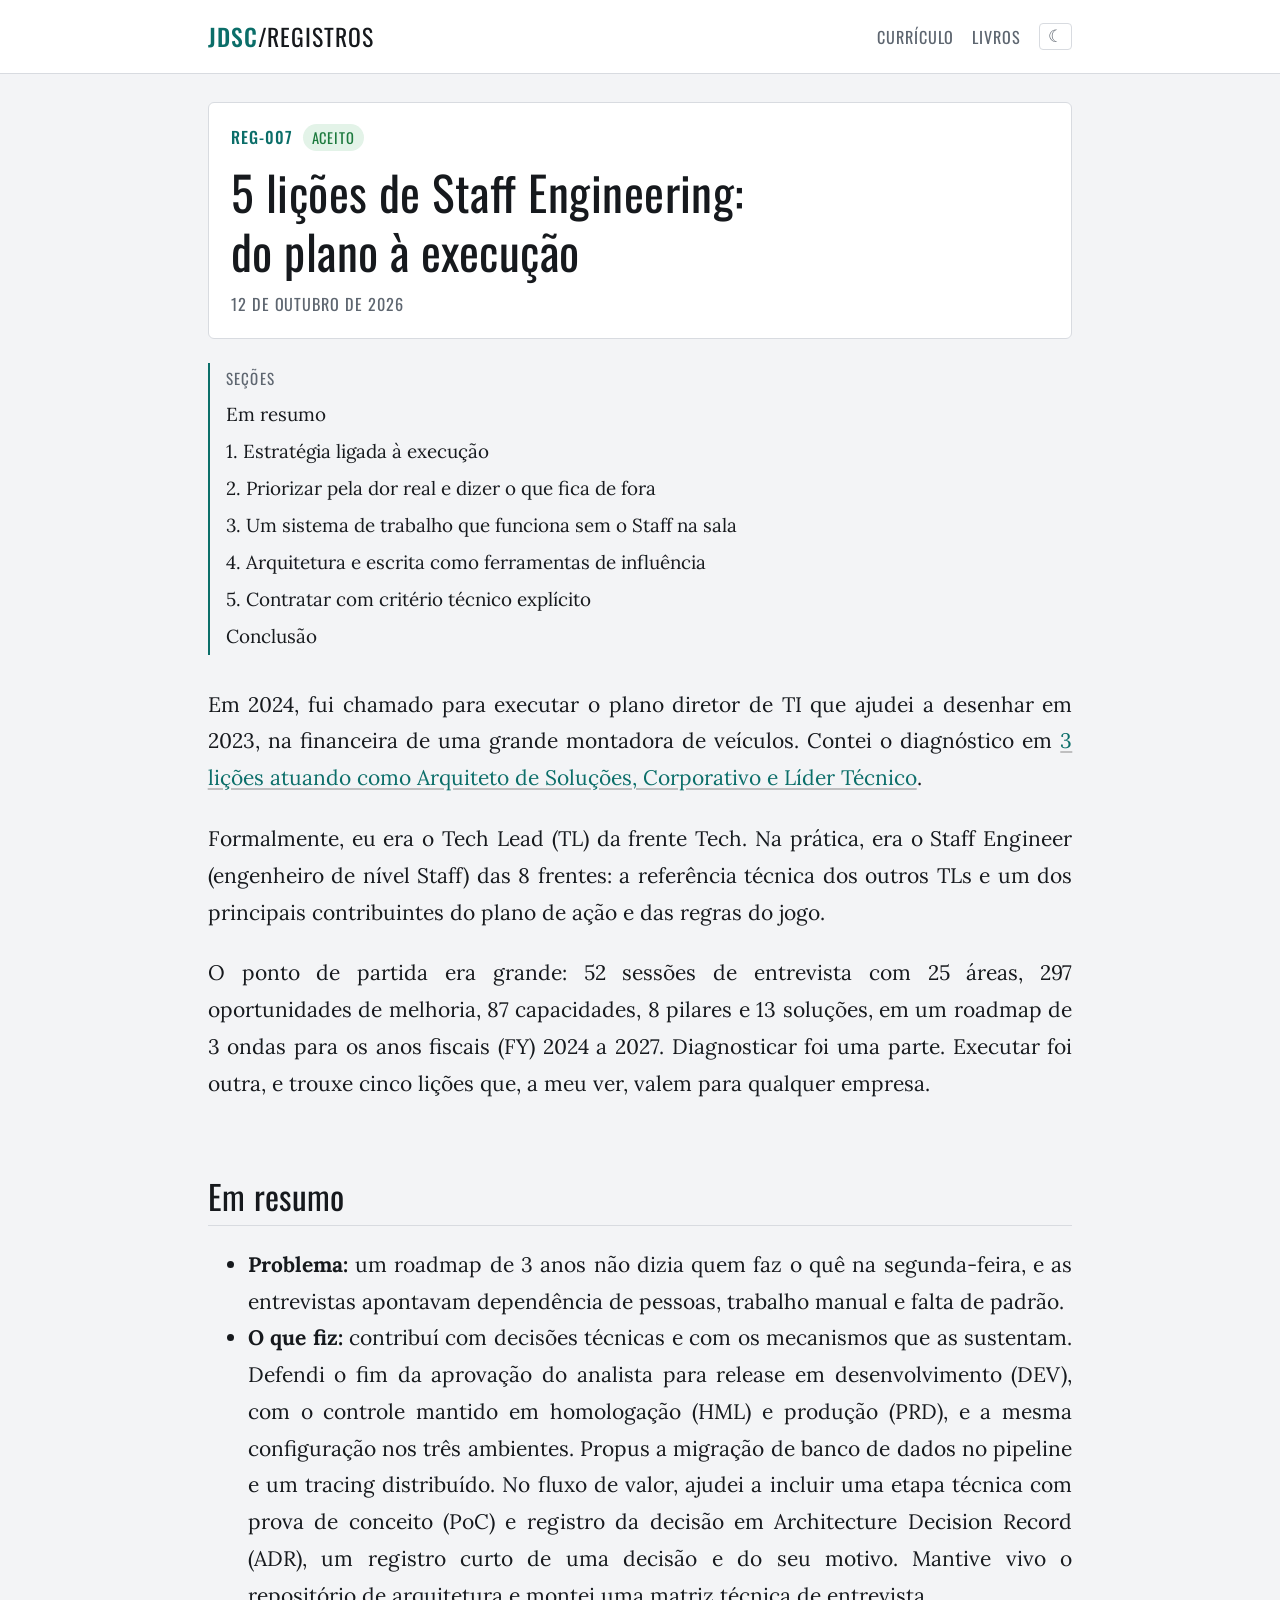
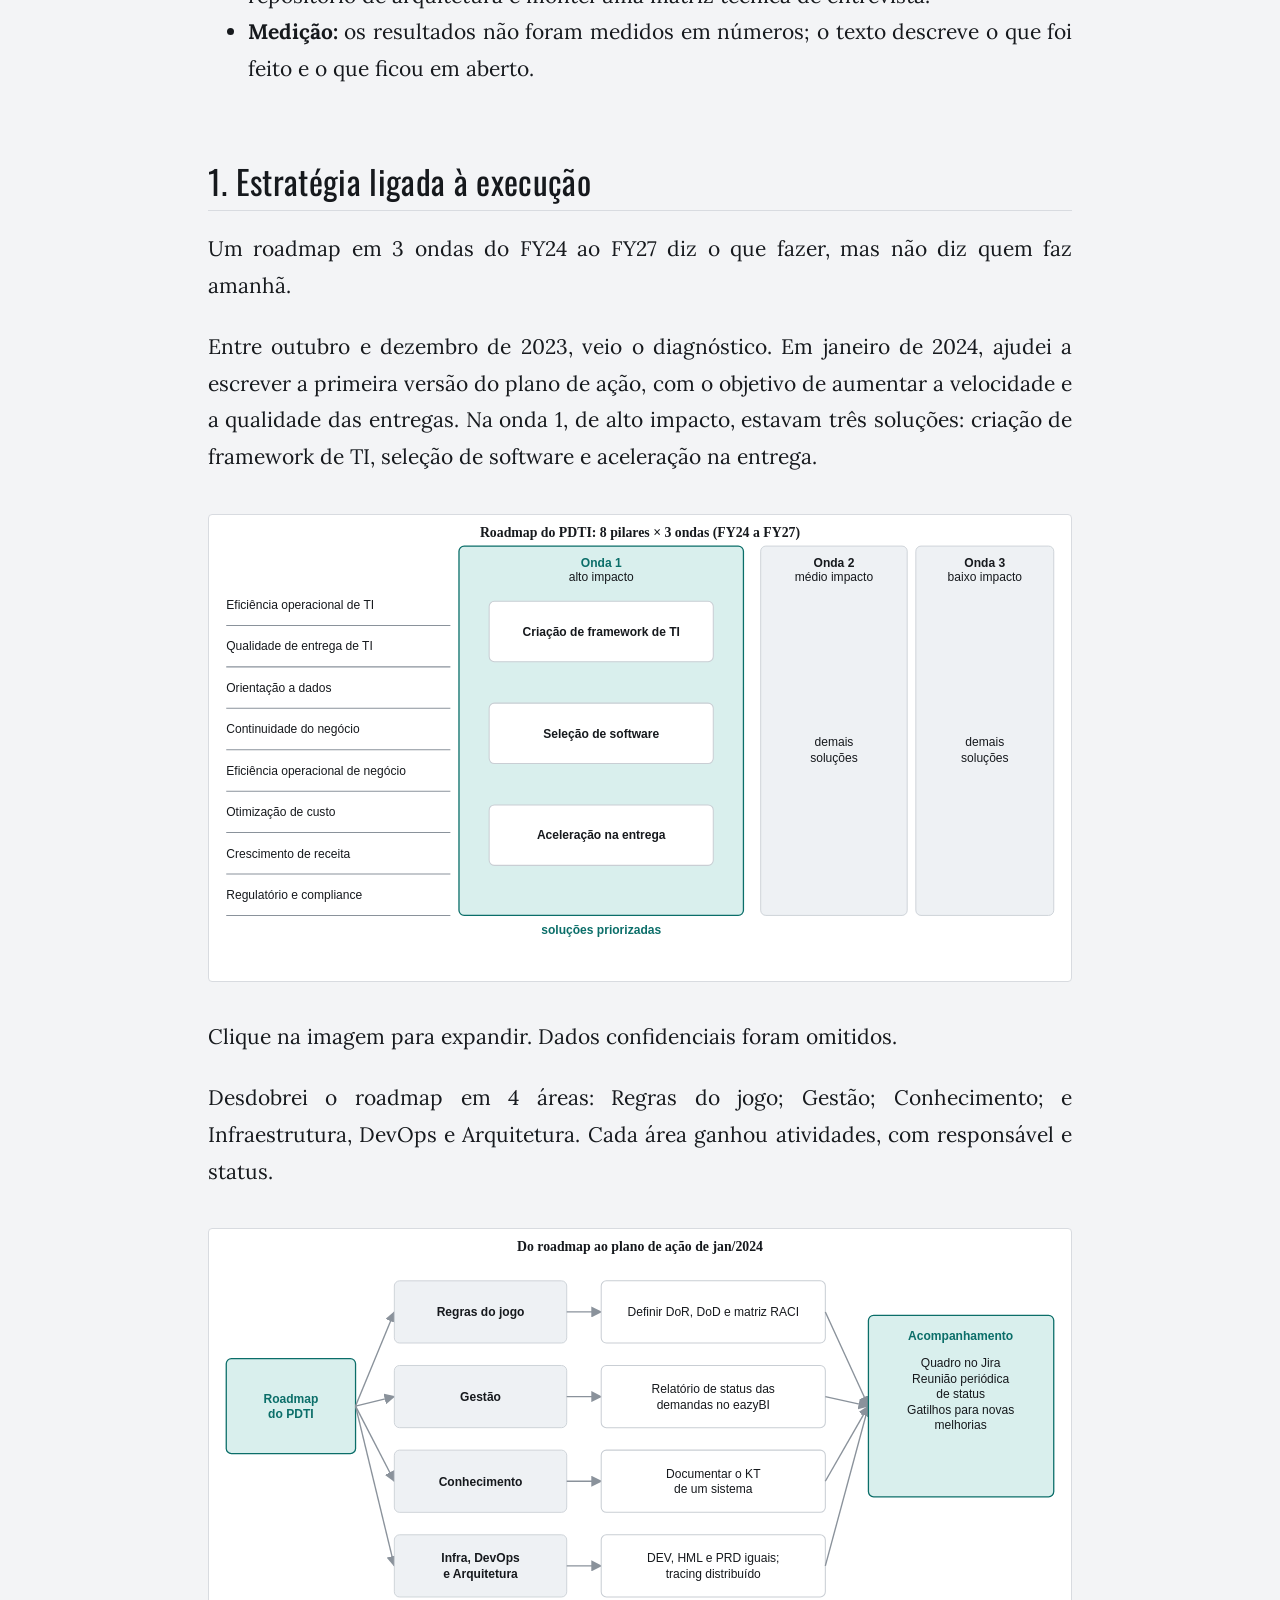
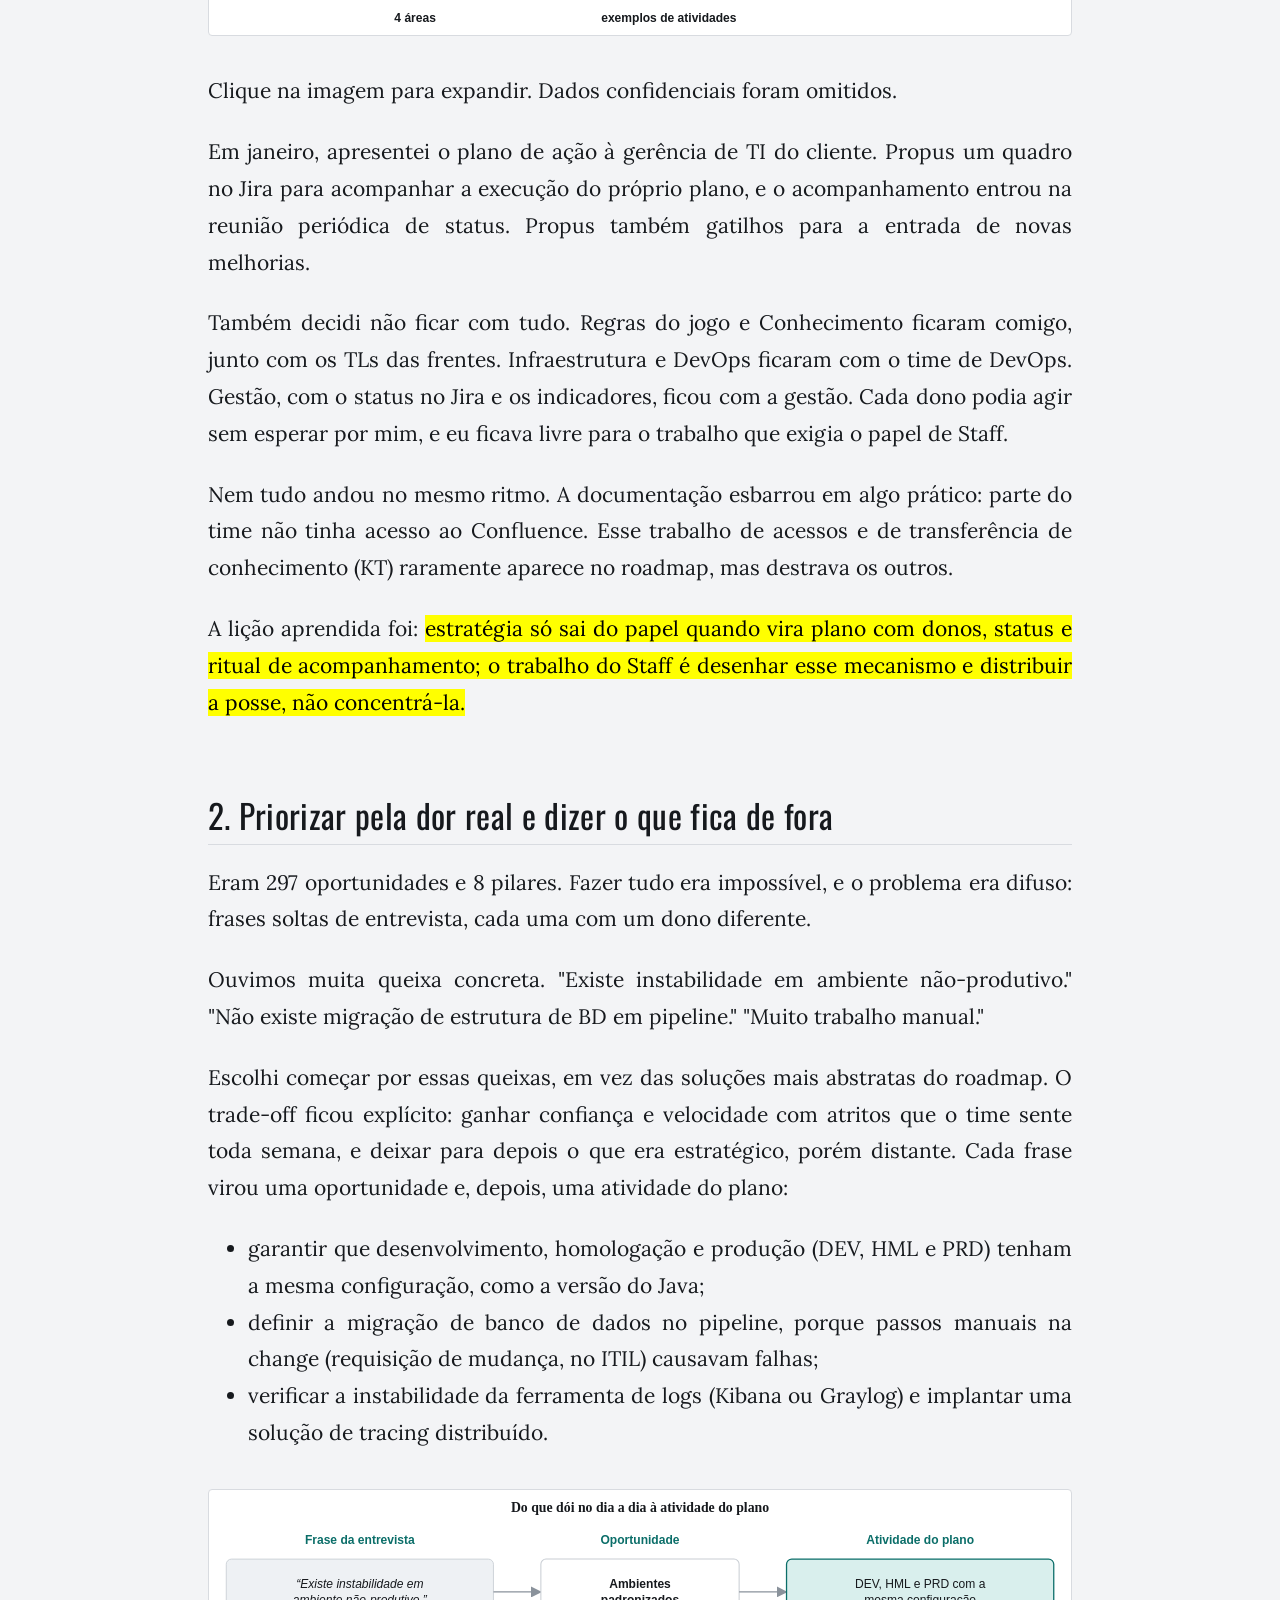
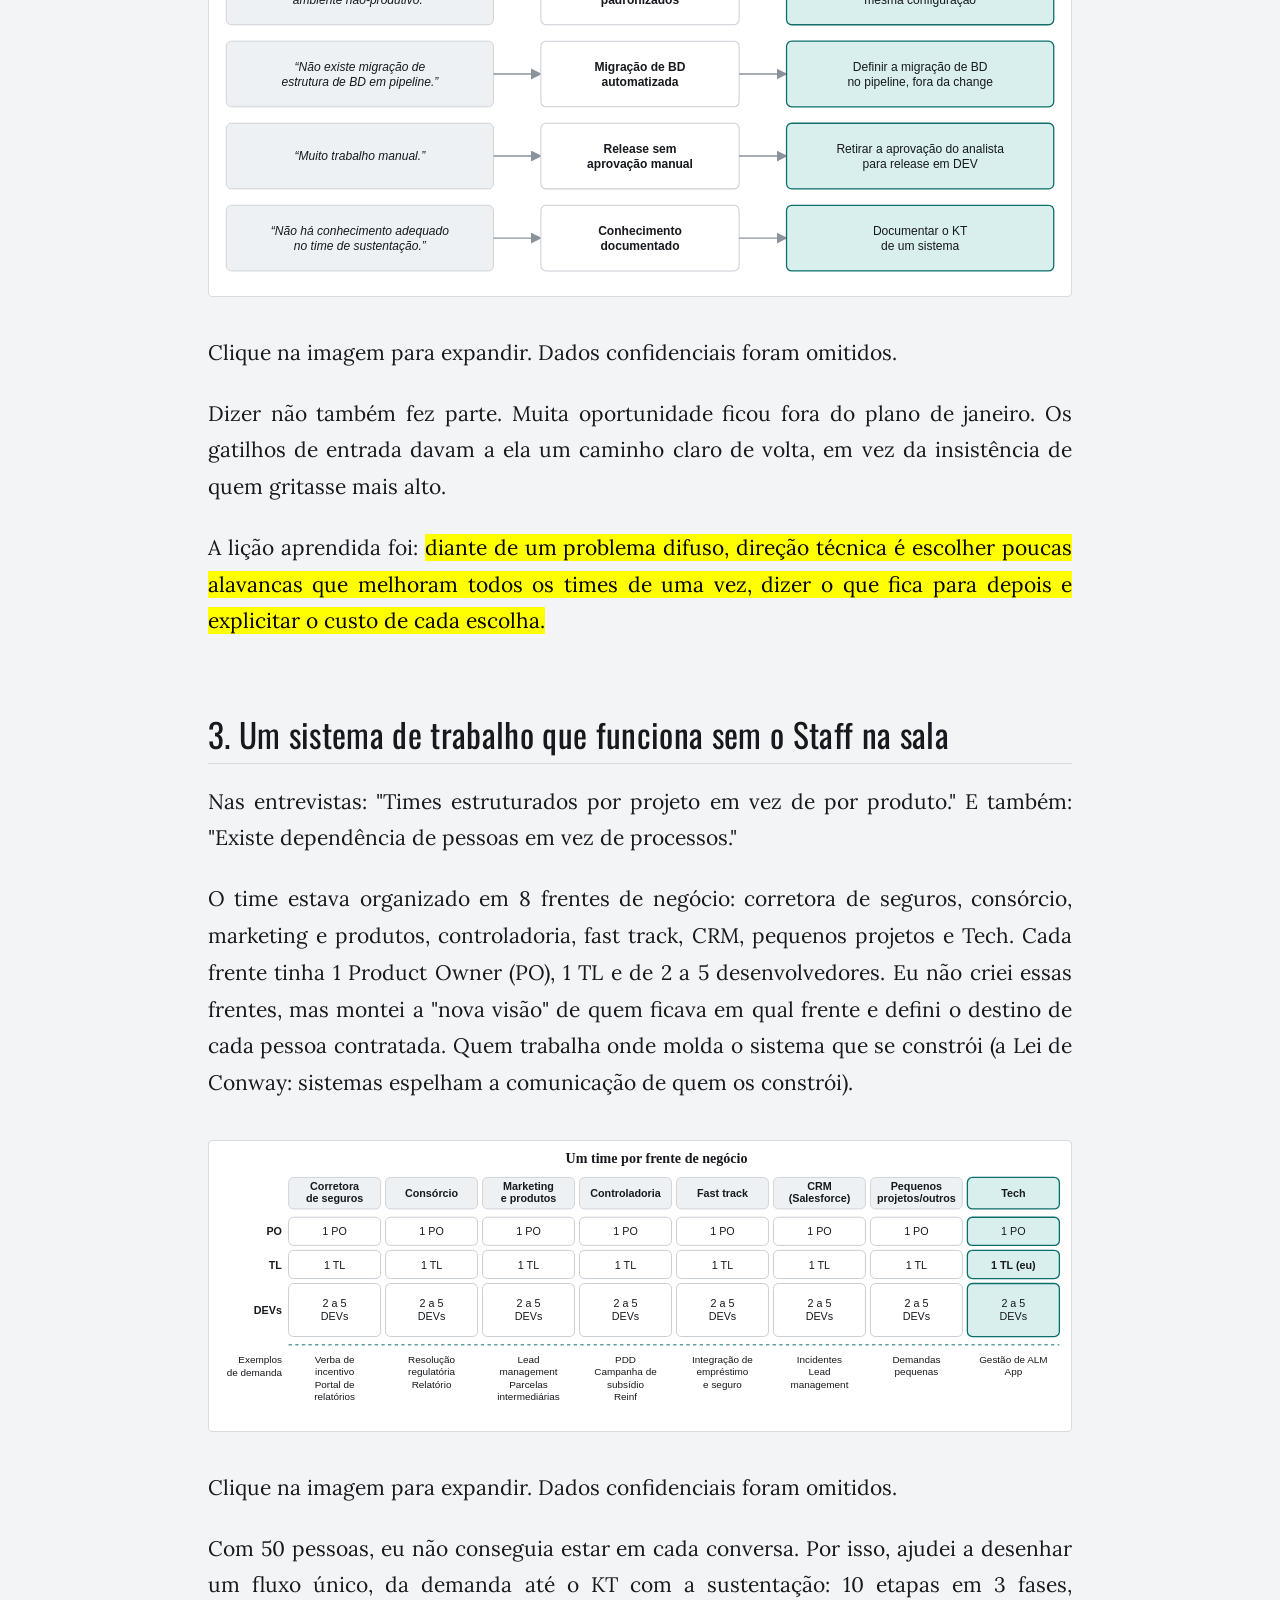
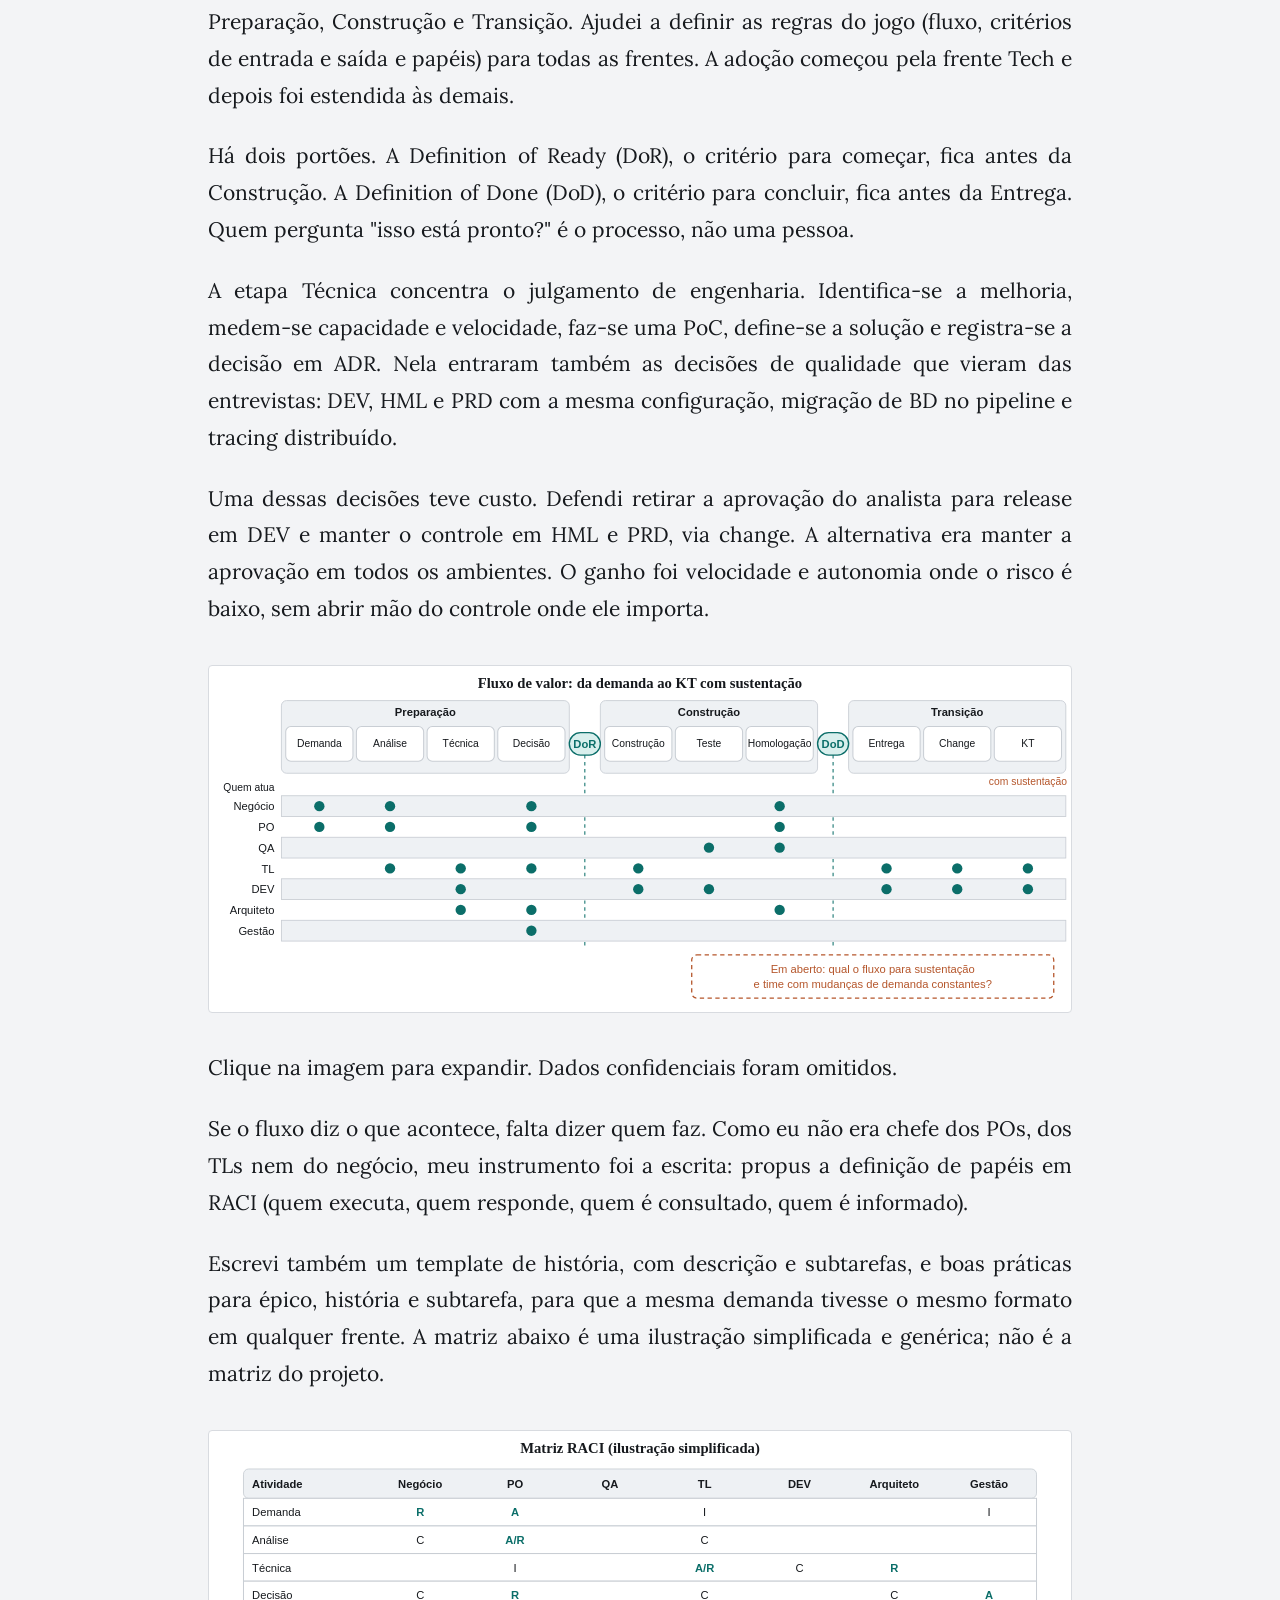
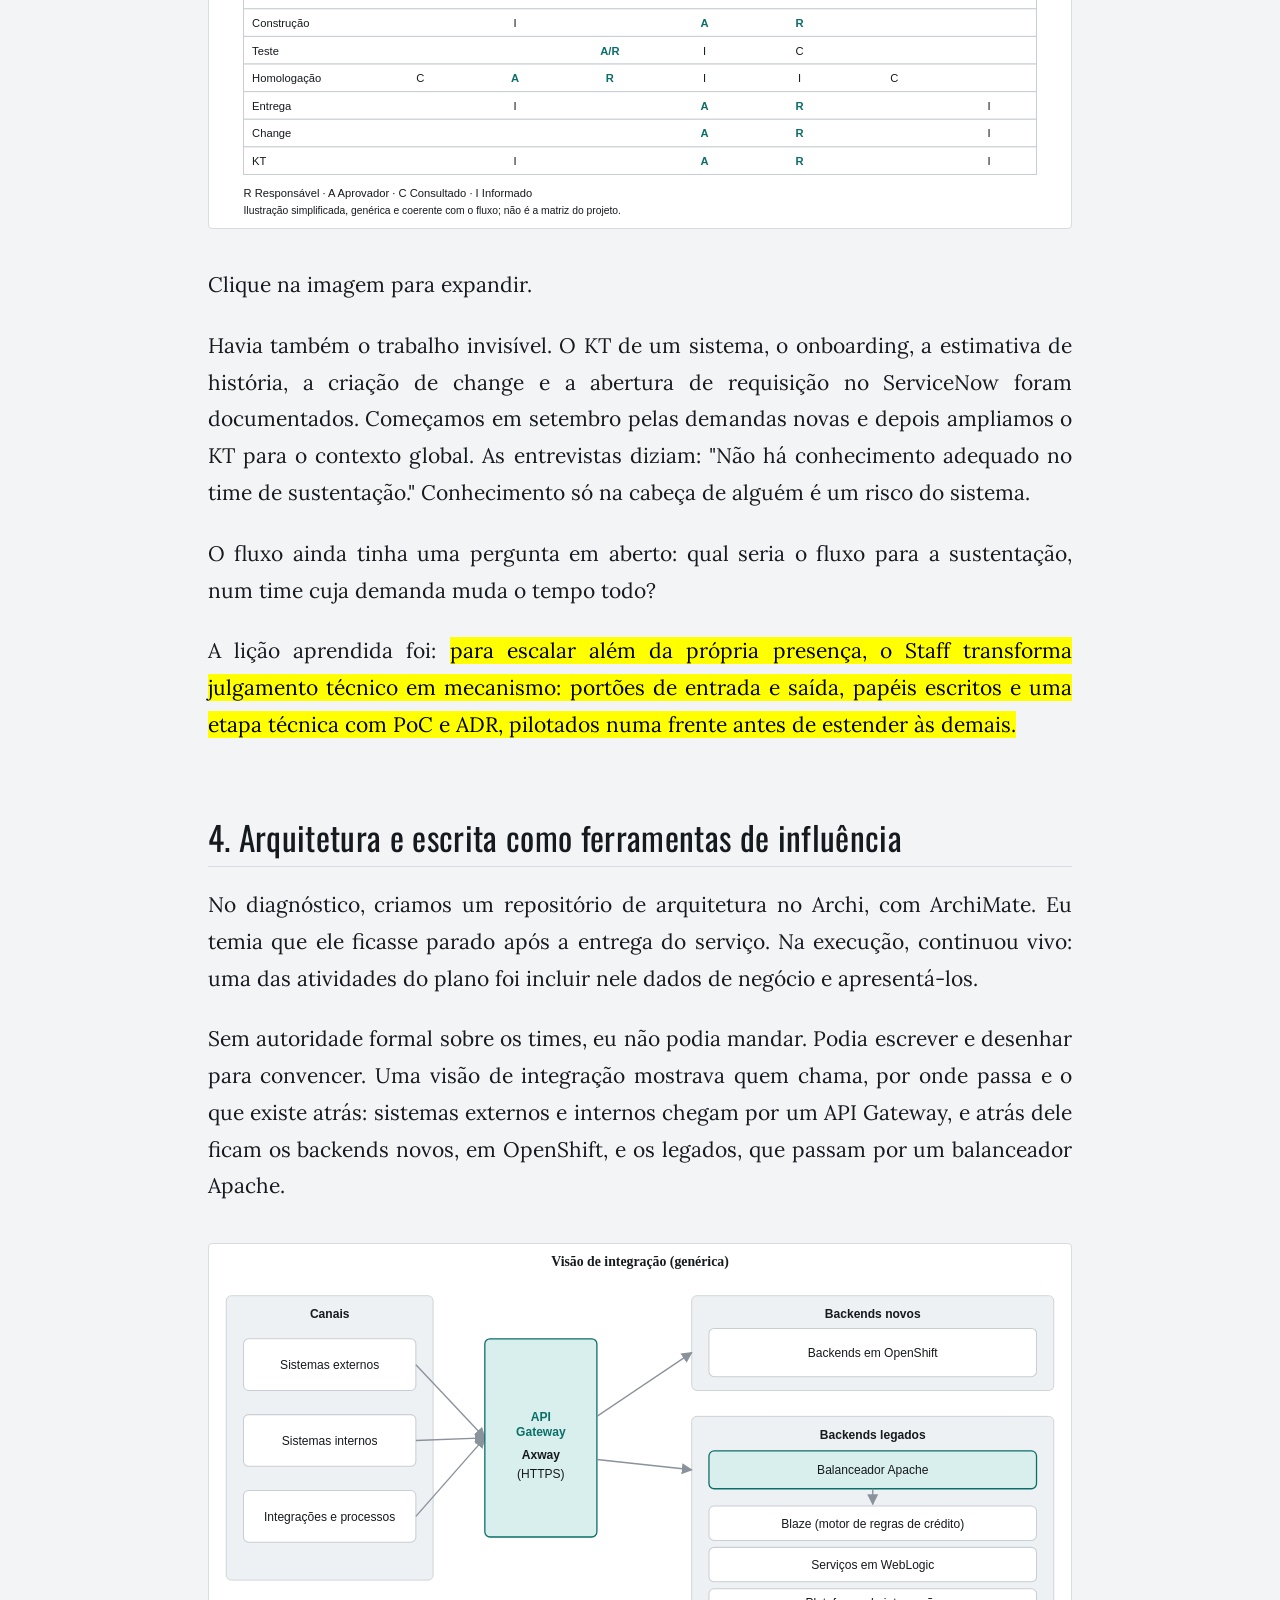
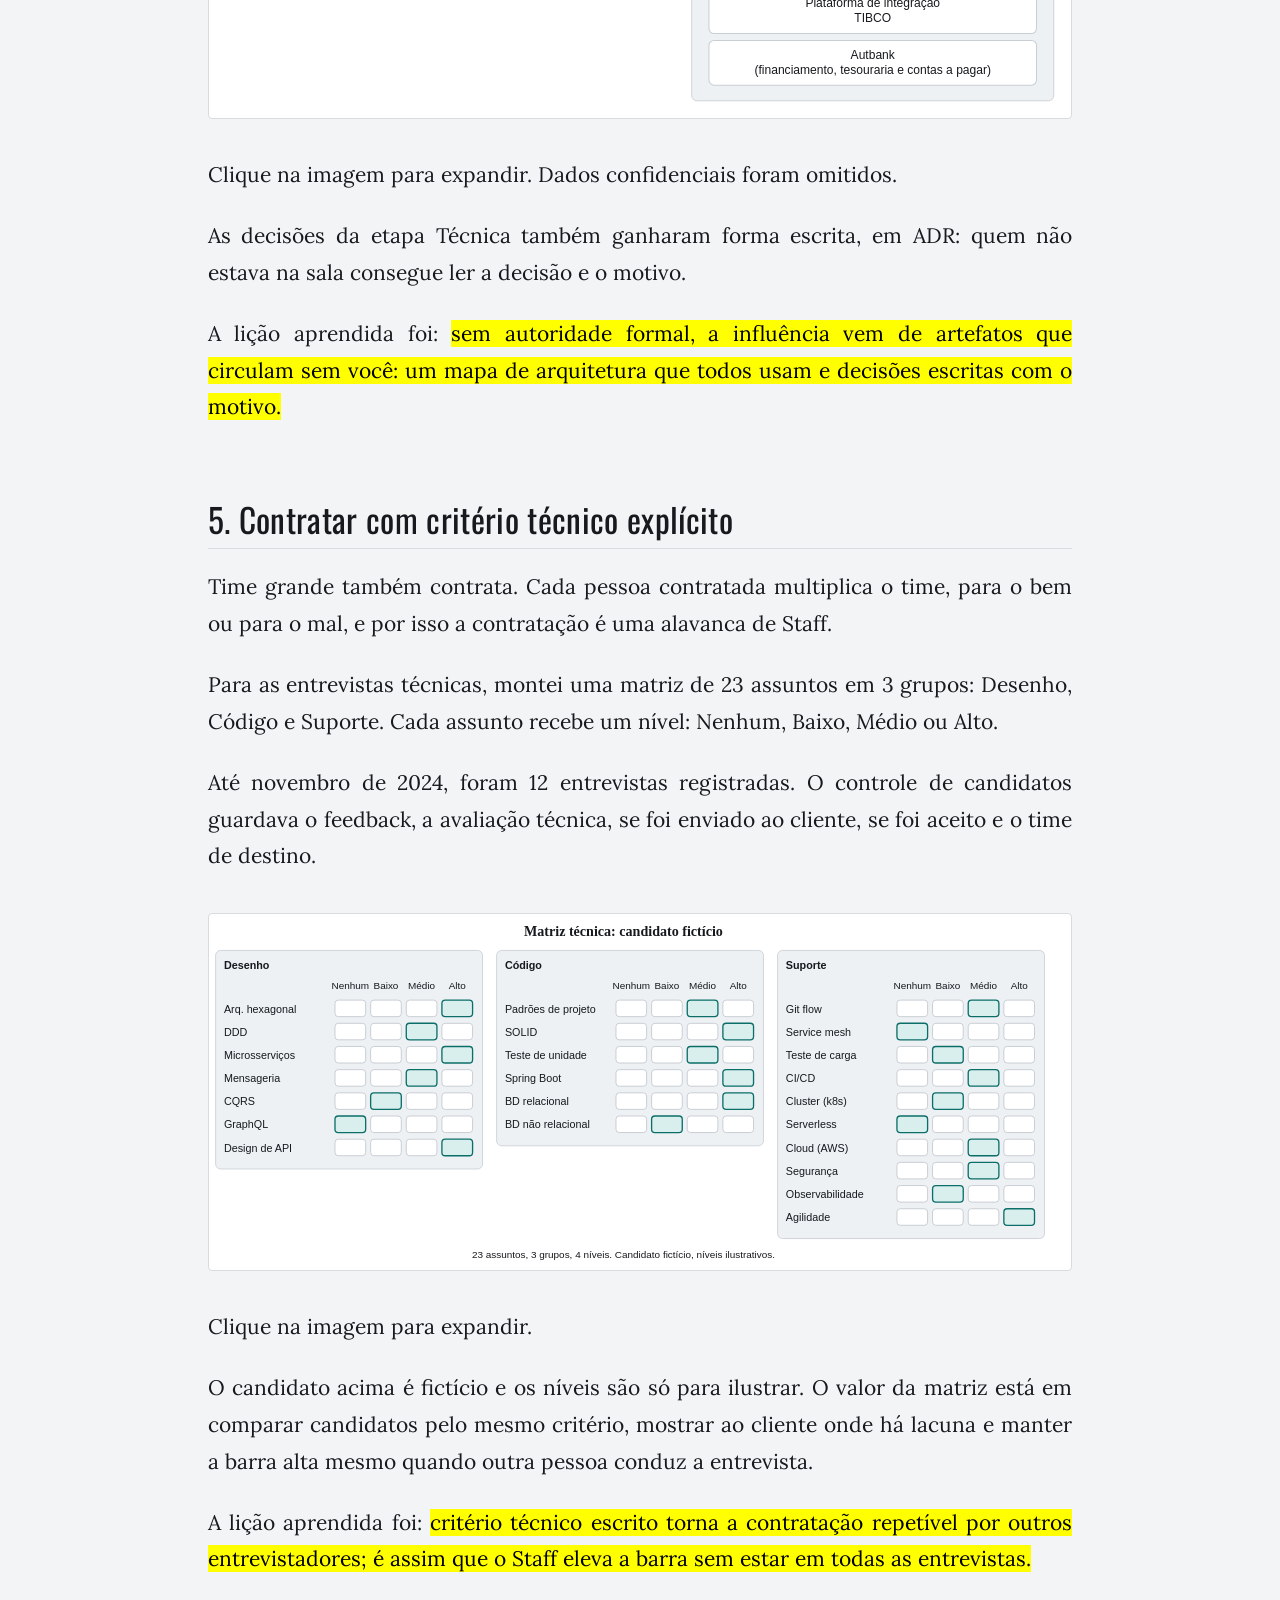
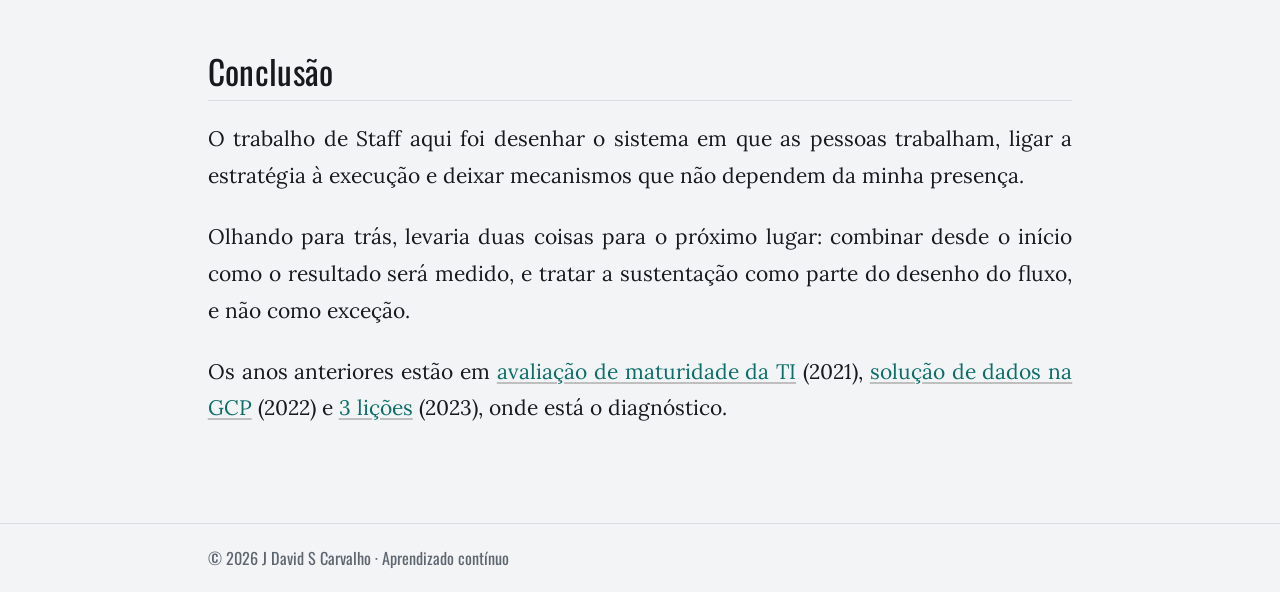
<file: 5-licoes/index.html>
<!doctype html>
<html lang="pt-BR">
<head>
<meta charset="utf-8">
<meta name="viewport" content="width=device-width, initial-scale=1">
<title>5 lições de Staff Engineering: do plano à execução - J David S Carvalho</title>
<script>(function(){try{var t=localStorage.getItem('jdsc-theme');if(t==='light'||t==='dark')document.documentElement.setAttribute('data-theme',t);}catch(e){}})();</script><script>(function(){var r=document.documentElement;
function dk(){var t=r.getAttribute('data-theme');if(t)return t==='dark';return window.matchMedia&&matchMedia('(prefers-color-scheme: dark)').matches;}
function paint(){var d=dk();document.querySelectorAll('img[data-dark]').forEach(function(im){var s=d?im.dataset.dark:im.dataset.light;if(im.getAttribute('src')!==s)im.setAttribute('src',s);var a=im.closest('a[href]');if(a)a.setAttribute('href',s);});}
document.addEventListener('DOMContentLoaded',paint);new MutationObserver(paint).observe(r,{attributes:true,attributeFilter:['data-theme']});})();</script>
<style>.entry-content img[data-dark],.lb-img[src*="-dark.svg"]{background:var(--card,transparent)}</style>
<link rel="preconnect" href="https://fonts.googleapis.com"><link rel="preconnect" href="https://fonts.gstatic.com" crossorigin>
<link href="https://fonts.googleapis.com/css2?family=Lora:ital,wght@0,400;0,700;1,400&family=Oswald:wght@400;500&family=IBM+Plex+Mono:wght@400;500&display=swap" rel="stylesheet">
<link rel="stylesheet" href="../style.css">
<meta name="description" content="Em 2024, fui chamado para executar o plano diretor de TI que ajudei a desenhar em 2023, na financeira de uma grande montadora de veículos. Contei o…">
<link rel="canonical" href="https://jdsc.me/5-licoes/">
<link rel="icon" href="data:image/svg+xml,%3Csvg xmlns='http://www.w3.org/2000/svg' viewBox='0 0 64 64'%3E%3Crect width='64' height='64' rx='12' fill='%230d0c0a'/%3E%3Ctext x='32' y='47' font-family='Georgia,serif' font-size='42' font-weight='700' text-anchor='middle' fill='%23f0b04a'%3EJ%3C/text%3E%3C/svg%3E">
<meta property="og:type" content="article">
<meta property="og:site_name" content="J David S Carvalho">
<meta property="og:locale" content="pt_BR">
<meta property="og:title" content="5 lições de Staff Engineering: do plano à execução">
<meta property="og:description" content="Em 2024, fui chamado para executar o plano diretor de TI que ajudei a desenhar em 2023, na financeira de uma grande montadora de veículos. Contei o…">
<meta property="og:url" content="https://jdsc.me/5-licoes/">
<meta property="og:image" content="https://jdsc.me/assets/uploads/2026/10/5-licoes-capa.png">
<meta property="og:image:alt" content="5 lições de Staff Engineering: do plano à execução">
<meta property="og:image:width" content="1200">
<meta property="og:image:height" content="480">
<meta name="twitter:card" content="summary_large_image">
<meta name="twitter:image" content="https://jdsc.me/assets/uploads/2026/10/5-licoes-capa.png">
</head>
<body class="kind-post">
<header class="site-header"><div class="col">
  <a class="brand" href="../"><b>jdsc</b>/registros</a>
  <nav><a href="../cv.pdf">Currículo</a><a href="../42-livros/">Livros</a><button class="theme-toggle" id="theme-toggle" type="button" aria-label="Alternar modo claro/escuro" title="Alternar claro/escuro"><span aria-hidden="true">☾</span></button>
<script>(function(){var b=document.getElementById('theme-toggle'),r=document.documentElement;
function cur(){var t=r.getAttribute('data-theme');if(t)return t;return window.matchMedia&&matchMedia('(prefers-color-scheme: dark)').matches?'dark':'light';}
function paint(){b.firstChild.textContent=cur()==='dark'?'\u2600':'\u263E';}
b.addEventListener('click',function(){var n=cur()==='dark'?'light':'dark';r.setAttribute('data-theme',n);try{localStorage.setItem('jdsc-theme',n);}catch(e){}paint();});
paint();})();</script></nav>
</div></header>
<section class="col intro">
  <div class="intro-text">
    <h1 class="intro-name">J David S Carvalho</h1>
    <p class="intro-role">Staff Software Engineer</p>
    <p class="intro-lede">Registros de engenharia de software: o contexto de cada projeto, o que foi decidido e o que aprendi.</p>
  </div>
  <img class="intro-photo" src="../assets/avatar.jpg" alt="Foto de J David S Carvalho" width="460" height="460">
</section>
<main class="col content">
  <nav class="toc" id="toc" hidden><p class="toc-title">Seções</p><ol></ol></nav>
  <article class="entry entry-post"><header class="entry-header"><p class="record"><span class="record-id">REG-007</span> <span class="record-status">aceito</span></p><h1 class="entry-title">5 lições de Staff Engineering: do plano à execução</h1><p class="meta"><time datetime="2026-10-12">12 de outubro de 2026</time></p></header><div class="entry-content"><p>Em 2024, fui chamado para executar o plano diretor de TI que ajudei a desenhar em 2023, na financeira de uma grande montadora de veículos. Contei o diagnóstico em <a href="../3-licoes/">3 lições atuando como Arquiteto de Soluções, Corporativo e Líder Técnico</a>.</p>
<p>Formalmente, eu era o Tech Lead (TL) da frente Tech. Na prática, era o Staff Engineer (engenheiro de nível Staff) das 8 frentes: a referência técnica dos outros TLs e um dos principais contribuintes do plano de ação e das regras do jogo.</p>
<p>O ponto de partida era grande: 52 sessões de entrevista com 25 áreas, 297 oportunidades de melhoria, 87 capacidades, 8 pilares e 13 soluções, em um roadmap de 3 ondas para os anos fiscais (FY) 2024 a 2027. Diagnosticar foi uma parte. Executar foi outra, e trouxe cinco lições que, a meu ver, valem para qualquer empresa.</p>
<h2 id="em-resumo">Em resumo<a aria-label="Link para esta seção" class="anchor" href="#em-resumo">#</a></h2>
<ul>
<li><strong>Problema:</strong> um roadmap de 3 anos não dizia quem faz o quê na segunda-feira, e as entrevistas apontavam dependência de pessoas, trabalho manual e falta de padrão.</li>
<li><strong>O que fiz:</strong> contribuí com decisões técnicas e com os mecanismos que as sustentam. Defendi o fim da aprovação do analista para release em desenvolvimento (DEV), com o controle mantido em homologação (HML) e produção (PRD), e a mesma configuração nos três ambientes. Propus a migração de banco de dados no pipeline e um tracing distribuído. No fluxo de valor, ajudei a incluir uma etapa técnica com prova de conceito (PoC) e registro da decisão em Architecture Decision Record (ADR), um registro curto de uma decisão e do seu motivo. Mantive vivo o repositório de arquitetura e montei uma matriz técnica de entrevista.</li>
<li><strong>Medição:</strong> os resultados não foram medidos em números; o texto descreve o que foi feito e o que ficou em aberto.</li>
</ul>
<h2 id="1-estrat-gia-ligada-execu-o">1. Estratégia ligada à execução<a aria-label="Link para esta seção" class="anchor" href="#1-estrat-gia-ligada-execu-o">#</a></h2>
<p>Um roadmap em 3 ondas do FY24 ao FY27 diz o que fazer, mas não diz quem faz amanhã.</p>
<p>Entre outubro e dezembro de 2023, veio o diagnóstico. Em janeiro de 2024, ajudei a escrever a primeira versão do plano de ação, com o objetivo de aumentar a velocidade e a qualidade das entregas. Na onda 1, de alto impacto, estavam três soluções: criação de framework de TI, seleção de software e aceleração na entrega.</p>
<figure><a href="../assets/uploads/2026/10/5-licoes-a1-roadmap-light.svg"><img alt="Roadmap com 8 pilares nas linhas e 3 ondas por impacto nas colunas, com a onda 1 destacada" data-dark="/assets/uploads/2026/10/5-licoes-a1-roadmap-dark.svg" data-light="/assets/uploads/2026/10/5-licoes-a1-roadmap-light.svg" loading="lazy" src="../assets/uploads/2026/10/5-licoes-a1-roadmap-light.svg" width="1000"/></a></figure>
<p>Clique na imagem para expandir. Dados confidenciais foram omitidos.</p>
<p>Desdobrei o roadmap em 4 áreas: Regras do jogo; Gestão; Conhecimento; e Infraestrutura, DevOps e Arquitetura. Cada área ganhou atividades, com responsável e status.</p>
<figure><a href="../assets/uploads/2026/10/5-licoes-a2-plano-light.svg"><img alt="Fluxo do roadmap para 4 áreas, exemplos de atividades e acompanhamento no Jira" data-dark="/assets/uploads/2026/10/5-licoes-a2-plano-dark.svg" data-light="/assets/uploads/2026/10/5-licoes-a2-plano-light.svg" loading="lazy" src="../assets/uploads/2026/10/5-licoes-a2-plano-light.svg" width="1000"/></a></figure>
<p>Clique na imagem para expandir. Dados confidenciais foram omitidos.</p>
<p>Em janeiro, apresentei o plano de ação à gerência de TI do cliente. Propus um quadro no Jira para acompanhar a execução do próprio plano, e o acompanhamento entrou na reunião periódica de status. Propus também gatilhos para a entrada de novas melhorias.</p>
<p>Também decidi não ficar com tudo. Regras do jogo e Conhecimento ficaram comigo, junto com os TLs das frentes. Infraestrutura e DevOps ficaram com o time de DevOps. Gestão, com o status no Jira e os indicadores, ficou com a gestão. Cada dono podia agir sem esperar por mim, e eu ficava livre para o trabalho que exigia o papel de Staff.</p>
<p>Nem tudo andou no mesmo ritmo. A documentação esbarrou em algo prático: parte do time não tinha acesso ao Confluence. Esse trabalho de acessos e de transferência de conhecimento (KT) raramente aparece no roadmap, mas destrava os outros.</p>
<p>A lição aprendida foi: <mark>estratégia só sai do papel quando vira plano com donos, status e ritual de acompanhamento; o trabalho do Staff é desenhar esse mecanismo e distribuir a posse, não concentrá-la.</mark></p>
<h2 id="2-priorizar-pela-dor-real-e-dizer-o-que-fica-de-fo">2. Priorizar pela dor real e dizer o que fica de fora<a aria-label="Link para esta seção" class="anchor" href="#2-priorizar-pela-dor-real-e-dizer-o-que-fica-de-fo">#</a></h2>
<p>Eram 297 oportunidades e 8 pilares. Fazer tudo era impossível, e o problema era difuso: frases soltas de entrevista, cada uma com um dono diferente.</p>
<p>Ouvimos muita queixa concreta. "Existe instabilidade em ambiente não-produtivo." "Não existe migração de estrutura de BD em pipeline." "Muito trabalho manual."</p>
<p>Escolhi começar por essas queixas, em vez das soluções mais abstratas do roadmap. O trade-off ficou explícito: ganhar confiança e velocidade com atritos que o time sente toda semana, e deixar para depois o que era estratégico, porém distante. Cada frase virou uma oportunidade e, depois, uma atividade do plano:</p>
<ul><li>garantir que desenvolvimento, homologação e produção (DEV, HML e PRD) tenham a mesma configuração, como a versão do Java;</li><li>definir a migração de banco de dados no pipeline, porque passos manuais na change (requisição de mudança, no ITIL) causavam falhas;</li><li>verificar a instabilidade da ferramenta de logs (Kibana ou Graylog) e implantar uma solução de tracing distribuído.</li></ul>
<figure><a href="../assets/uploads/2026/10/5-licoes-a3-frases-light.svg"><img alt="Quatro linhas ligando frase da entrevista, oportunidade e atividade do plano" data-dark="/assets/uploads/2026/10/5-licoes-a3-frases-dark.svg" data-light="/assets/uploads/2026/10/5-licoes-a3-frases-light.svg" loading="lazy" src="../assets/uploads/2026/10/5-licoes-a3-frases-light.svg" width="1000"/></a></figure>
<p>Clique na imagem para expandir. Dados confidenciais foram omitidos.</p>
<p>Dizer não também fez parte. Muita oportunidade ficou fora do plano de janeiro. Os gatilhos de entrada davam a ela um caminho claro de volta, em vez da insistência de quem gritasse mais alto.</p>
<p>A lição aprendida foi: <mark>diante de um problema difuso, direção técnica é escolher poucas alavancas que melhoram todos os times de uma vez, dizer o que fica para depois e explicitar o custo de cada escolha.</mark></p>
<h2 id="3-um-sistema-de-trabalho-que-funciona-sem-o-staff-">3. Um sistema de trabalho que funciona sem o Staff na sala<a aria-label="Link para esta seção" class="anchor" href="#3-um-sistema-de-trabalho-que-funciona-sem-o-staff-">#</a></h2>
<p>Nas entrevistas: "Times estruturados por projeto em vez de por produto." E também: "Existe dependência de pessoas em vez de processos."</p>
<p>O time estava organizado em 8 frentes de negócio: corretora de seguros, consórcio, marketing e produtos, controladoria, fast track, CRM, pequenos projetos e Tech. Cada frente tinha 1 Product Owner (PO), 1 TL e de 2 a 5 desenvolvedores. Eu não criei essas frentes, mas montei a "nova visão" de quem ficava em qual frente e defini o destino de cada pessoa contratada. Quem trabalha onde molda o sistema que se constrói (a Lei de Conway: sistemas espelham a comunicação de quem os constrói).</p>
<figure><a href="../assets/uploads/2026/10/5-licoes-b1-times-light.svg"><img alt="Mapa dos 8 times: cada frente de negócio com 1 PO, 1 TL e de 2 a 5 devs, com exemplos de demanda" data-dark="/assets/uploads/2026/10/5-licoes-b1-times-dark.svg" data-light="/assets/uploads/2026/10/5-licoes-b1-times-light.svg" loading="lazy" src="../assets/uploads/2026/10/5-licoes-b1-times-light.svg" width="1000"/></a></figure>
<p>Clique na imagem para expandir. Dados confidenciais foram omitidos.</p>
<p>Com 50 pessoas, eu não conseguia estar em cada conversa. Por isso, ajudei a desenhar um fluxo único, da demanda até o KT com a sustentação: 10 etapas em 3 fases, Preparação, Construção e Transição. Ajudei a definir as regras do jogo (fluxo, critérios de entrada e saída e papéis) para todas as frentes. A adoção começou pela frente Tech e depois foi estendida às demais.</p>
<p>Há dois portões. A Definition of Ready (DoR), o critério para começar, fica antes da Construção. A Definition of Done (DoD), o critério para concluir, fica antes da Entrega. Quem pergunta "isso está pronto?" é o processo, não uma pessoa.</p>
<p>A etapa Técnica concentra o julgamento de engenharia. Identifica-se a melhoria, medem-se capacidade e velocidade, faz-se uma PoC, define-se a solução e registra-se a decisão em ADR. Nela entraram também as decisões de qualidade que vieram das entrevistas: DEV, HML e PRD com a mesma configuração, migração de BD no pipeline e tracing distribuído.</p>
<p>Uma dessas decisões teve custo. Defendi retirar a aprovação do analista para release em DEV e manter o controle em HML e PRD, via change. A alternativa era manter a aprovação em todos os ambientes. O ganho foi velocidade e autonomia onde o risco é baixo, sem abrir mão do controle onde ele importa.</p>
<figure><a href="../assets/uploads/2026/10/5-licoes-b2-fluxo-light.svg"><img alt="Fluxo de valor em 3 fases, com os portões DoR (critério para começar) e DoD (critério para concluir) e a faixa de papéis por etapa" data-dark="/assets/uploads/2026/10/5-licoes-b2-fluxo-dark.svg" data-light="/assets/uploads/2026/10/5-licoes-b2-fluxo-light.svg" loading="lazy" src="../assets/uploads/2026/10/5-licoes-b2-fluxo-light.svg" width="1000"/></a></figure>
<p>Clique na imagem para expandir. Dados confidenciais foram omitidos.</p>
<p>Se o fluxo diz o que acontece, falta dizer quem faz. Como eu não era chefe dos POs, dos TLs nem do negócio, meu instrumento foi a escrita: propus a definição de papéis em RACI (quem executa, quem responde, quem é consultado, quem é informado).</p>
<p>Escrevi também um template de história, com descrição e subtarefas, e boas práticas para épico, história e subtarefa, para que a mesma demanda tivesse o mesmo formato em qualquer frente. A matriz abaixo é uma ilustração simplificada e genérica; não é a matriz do projeto.</p>
<figure><a href="../assets/uploads/2026/10/5-licoes-b3-raci-light.svg"><img alt="Matriz RACI simplificada: atividades do fluxo nas linhas e papéis nas colunas" data-dark="/assets/uploads/2026/10/5-licoes-b3-raci-dark.svg" data-light="/assets/uploads/2026/10/5-licoes-b3-raci-light.svg" loading="lazy" src="../assets/uploads/2026/10/5-licoes-b3-raci-light.svg" width="1000"/></a></figure>
<p>Clique na imagem para expandir.</p>
<p>Havia também o trabalho invisível. O KT de um sistema, o onboarding, a estimativa de história, a criação de change e a abertura de requisição no ServiceNow foram documentados. Começamos em setembro pelas demandas novas e depois ampliamos o KT para o contexto global. As entrevistas diziam: "Não há conhecimento adequado no time de sustentação." Conhecimento só na cabeça de alguém é um risco do sistema.</p>
<p>O fluxo ainda tinha uma pergunta em aberto: qual seria o fluxo para a sustentação, num time cuja demanda muda o tempo todo?</p>
<p>A lição aprendida foi: <mark>para escalar além da própria presença, o Staff transforma julgamento técnico em mecanismo: portões de entrada e saída, papéis escritos e uma etapa técnica com PoC e ADR, pilotados numa frente antes de estender às demais.</mark></p>
<h2 id="4-arquitetura-e-escrita-como-ferramentas-de-influ-">4. Arquitetura e escrita como ferramentas de influência<a aria-label="Link para esta seção" class="anchor" href="#4-arquitetura-e-escrita-como-ferramentas-de-influ-">#</a></h2>
<p>No diagnóstico, criamos um repositório de arquitetura no Archi, com ArchiMate. Eu temia que ele ficasse parado após a entrega do serviço. Na execução, continuou vivo: uma das atividades do plano foi incluir nele dados de negócio e apresentá-los.</p>
<p>Sem autoridade formal sobre os times, eu não podia mandar. Podia escrever e desenhar para convencer. Uma visão de integração mostrava quem chama, por onde passa e o que existe atrás: sistemas externos e internos chegam por um API Gateway, e atrás dele ficam os backends novos, em OpenShift, e os legados, que passam por um balanceador Apache.</p>
<figure><a href="../assets/uploads/2026/10/5-licoes-a4-integracao-light.svg"><img alt="Canais chegam ao API Gateway, que expõe backends em OpenShift e, por um balanceador Apache, backends legados" data-dark="/assets/uploads/2026/10/5-licoes-a4-integracao-dark.svg" data-light="/assets/uploads/2026/10/5-licoes-a4-integracao-light.svg" loading="lazy" src="../assets/uploads/2026/10/5-licoes-a4-integracao-light.svg" width="1000"/></a></figure>
<p>Clique na imagem para expandir. Dados confidenciais foram omitidos.</p>
<p>As decisões da etapa Técnica também ganharam forma escrita, em ADR: quem não estava na sala consegue ler a decisão e o motivo.</p>
<p>A lição aprendida foi: <mark>sem autoridade formal, a influência vem de artefatos que circulam sem você: um mapa de arquitetura que todos usam e decisões escritas com o motivo.</mark></p>
<h2 id="5-contratar-com-crit-rio-t-cnico-expl-cito">5. Contratar com critério técnico explícito<a aria-label="Link para esta seção" class="anchor" href="#5-contratar-com-crit-rio-t-cnico-expl-cito">#</a></h2>
<p>Time grande também contrata. Cada pessoa contratada multiplica o time, para o bem ou para o mal, e por isso a contratação é uma alavanca de Staff.</p>
<p>Para as entrevistas técnicas, montei uma matriz de 23 assuntos em 3 grupos: Desenho, Código e Suporte. Cada assunto recebe um nível: Nenhum, Baixo, Médio ou Alto.</p>
<p>Até novembro de 2024, foram 12 entrevistas registradas. O controle de candidatos guardava o feedback, a avaliação técnica, se foi enviado ao cliente, se foi aceito e o time de destino.</p>
<figure><a href="../assets/uploads/2026/10/5-licoes-b5-matriz-light.svg"><img alt="Matriz técnica de 23 assuntos em 3 grupos, preenchida para um candidato fictício" data-dark="/assets/uploads/2026/10/5-licoes-b5-matriz-dark.svg" data-light="/assets/uploads/2026/10/5-licoes-b5-matriz-light.svg" loading="lazy" src="../assets/uploads/2026/10/5-licoes-b5-matriz-light.svg" width="1000"/></a></figure>
<p>Clique na imagem para expandir.</p>
<p>O candidato acima é fictício e os níveis são só para ilustrar. O valor da matriz está em comparar candidatos pelo mesmo critério, mostrar ao cliente onde há lacuna e manter a barra alta mesmo quando outra pessoa conduz a entrevista.</p>
<p>A lição aprendida foi: <mark>critério técnico escrito torna a contratação repetível por outros entrevistadores; é assim que o Staff eleva a barra sem estar em todas as entrevistas.</mark></p>
<h2 id="conclus-o">Conclusão<a aria-label="Link para esta seção" class="anchor" href="#conclus-o">#</a></h2>
<p>O trabalho de Staff aqui foi desenhar o sistema em que as pessoas trabalham, ligar a estratégia à execução e deixar mecanismos que não dependem da minha presença.</p>
<p>Olhando para trás, levaria duas coisas para o próximo lugar: combinar desde o início como o resultado será medido, e tratar a sustentação como parte do desenho do fluxo, e não como exceção.</p>
<p>Os anos anteriores estão em <a href="../mat/">avaliação de maturidade da TI</a> (2021), <a href="../8-gcp/">solução de dados na GCP</a> (2022) e <a href="../3-licoes/">3 lições</a> (2023), onde está o diagnóstico.</p></div></article>
</main>
<footer class="site-footer"><div class="col"><p>© 2026 J David S Carvalho · Aprendizado contínuo</p></div></footer>
<script>(function(){var hs=document.querySelectorAll('.entry-content h2[id]'),t=document.getElementById('toc');if(hs.length<2)return;
var ol=t.querySelector('ol');hs.forEach(function(h){var li=document.createElement('li'),a=document.createElement('a');a.href='#'+h.id;
a.textContent=h.firstChild?h.firstChild.textContent.trim():h.textContent;li.appendChild(a);ol.appendChild(li);});
var hd=document.querySelector('.entry-header');if(hd)hd.after(t);t.hidden=false;})();</script>
<script>(function(){
var root=document.querySelector('.entry-content');if(!root)return;
var imgs=[].slice.call(root.querySelectorAll('img'));if(!imgs.length)return;
var imgRe=/\.(jpe?g|png|gif|webp|svg)(\?.*)?$/i;
var items=imgs.map(function(im){var a=im.closest('a[href]');var full=(a&&imgRe.test(a.getAttribute('href')))?a.href:im.currentSrc||im.src;
 var fig=im.closest('figure,.wp-caption');var fc=fig&&fig.querySelector('figcaption,.wp-caption-text');
 im.classList.add('zoomable');if(a&&imgRe.test(a.getAttribute('href')))a.classList.add('zoomable');
 return {el:im,src:full,cap:(fc&&fc.textContent.trim())||im.getAttribute('alt')||''};});
var ov,imgEl,capEl,cntEl,bClose,bPrev,bNext,cur=-1,opener=null;
function build(){ov=document.createElement('div');ov.className='lb';ov.hidden=true;ov.setAttribute('role','dialog');ov.setAttribute('aria-modal','true');ov.setAttribute('aria-label','Imagem ampliada');
 ov.innerHTML='<button type="button" class="lb-close" aria-label="Fechar">\u2715</button><button type="button" class="lb-nav lb-prev" aria-label="Anterior">\u2190</button><figure class="lb-fig"><img class="lb-img" alt=""><figcaption class="lb-cap"></figcaption></figure><button type="button" class="lb-nav lb-next" aria-label="Pr\u00f3xima">\u2192</button><div class="lb-count" aria-live="polite"></div>';
 document.body.appendChild(ov);imgEl=ov.querySelector('.lb-img');capEl=ov.querySelector('.lb-cap');cntEl=ov.querySelector('.lb-count');
 bClose=ov.querySelector('.lb-close');bPrev=ov.querySelector('.lb-prev');bNext=ov.querySelector('.lb-next');
 ov.addEventListener('click',function(e){if(e.target===ov||e.target.classList.contains('lb-fig'))closeUI();});
 bClose.addEventListener('click',closeUI);bPrev.addEventListener('click',function(){go(-1);});bNext.addEventListener('click',function(){go(1);});
 if(items.length<2){bPrev.hidden=bNext.hidden=cntEl.hidden=true;}}
function show(i){cur=(i+items.length)%items.length;var it=items[cur];imgEl.src=(it.el.dataset&&it.el.dataset.dark)?it.el.src:it.src;imgEl.alt=it.cap;capEl.textContent=it.cap;capEl.hidden=!it.cap;cntEl.textContent=(cur+1)+' / '+items.length;}
function go(d){if(items.length>1)show(cur+d);}
function open(i){if(!ov)build();opener=document.activeElement;show(i);ov.hidden=false;document.body.classList.add('lb-open');
 try{history.pushState({lb:1},'');}catch(e){}bClose.focus();}
function hide(){if(!ov||ov.hidden)return;ov.hidden=true;document.body.classList.remove('lb-open');imgEl.removeAttribute('src');if(opener&&opener.focus)opener.focus();}
function closeUI(){if(!ov||ov.hidden)return;if(history.state&&history.state.lb){history.back();}else hide();}
window.addEventListener('popstate',function(){hide();});
document.addEventListener('click',function(e){if(e.button||e.metaKey||e.ctrlKey||e.shiftKey)return;var t=e.target.closest&&e.target.closest('.entry-content img');if(!t)return;
 var i=imgs.indexOf(t);if(i<0)return;e.preventDefault();open(i);});
document.addEventListener('keydown',function(e){if(!ov||ov.hidden)return;
 if(e.key==='Escape'){e.preventDefault();closeUI();}else if(e.key==='ArrowLeft'){go(-1);}else if(e.key==='ArrowRight'){go(1);}
 else if(e.key==='Tab'){var f=[bClose,bPrev,bNext].filter(function(b){return !b.hidden;});var k=f.indexOf(document.activeElement);e.preventDefault();k=(k+(e.shiftKey?-1:1)+f.length)%f.length;f[k].focus();}});
var sx=null;document.addEventListener('touchstart',function(e){if(ov&&!ov.hidden)sx=e.touches[0].clientX;},{passive:true});
document.addEventListener('touchend',function(e){if(sx===null)return;var dx=e.changedTouches[0].clientX-sx;sx=null;if(Math.abs(dx)>60)go(dx<0?1:-1);},{passive:true});
})();
</script>
</body>
</html>
</file>
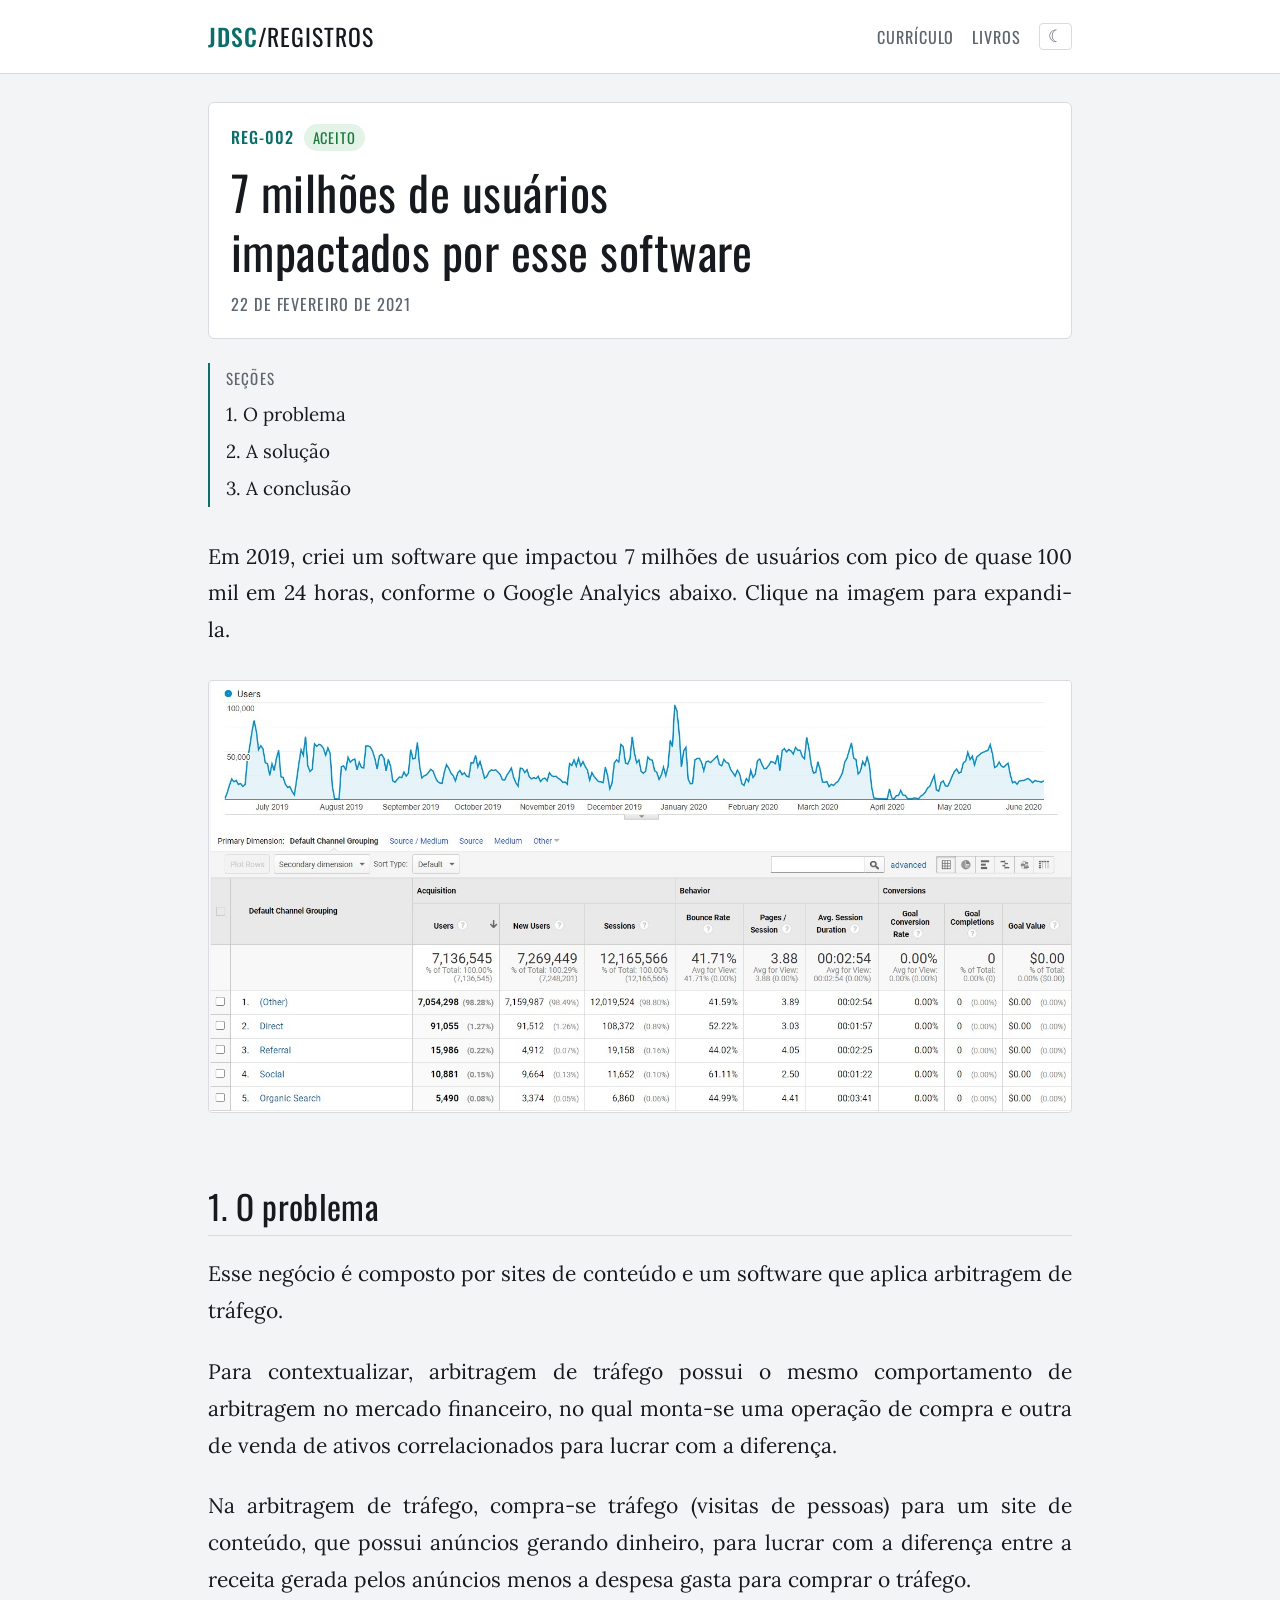
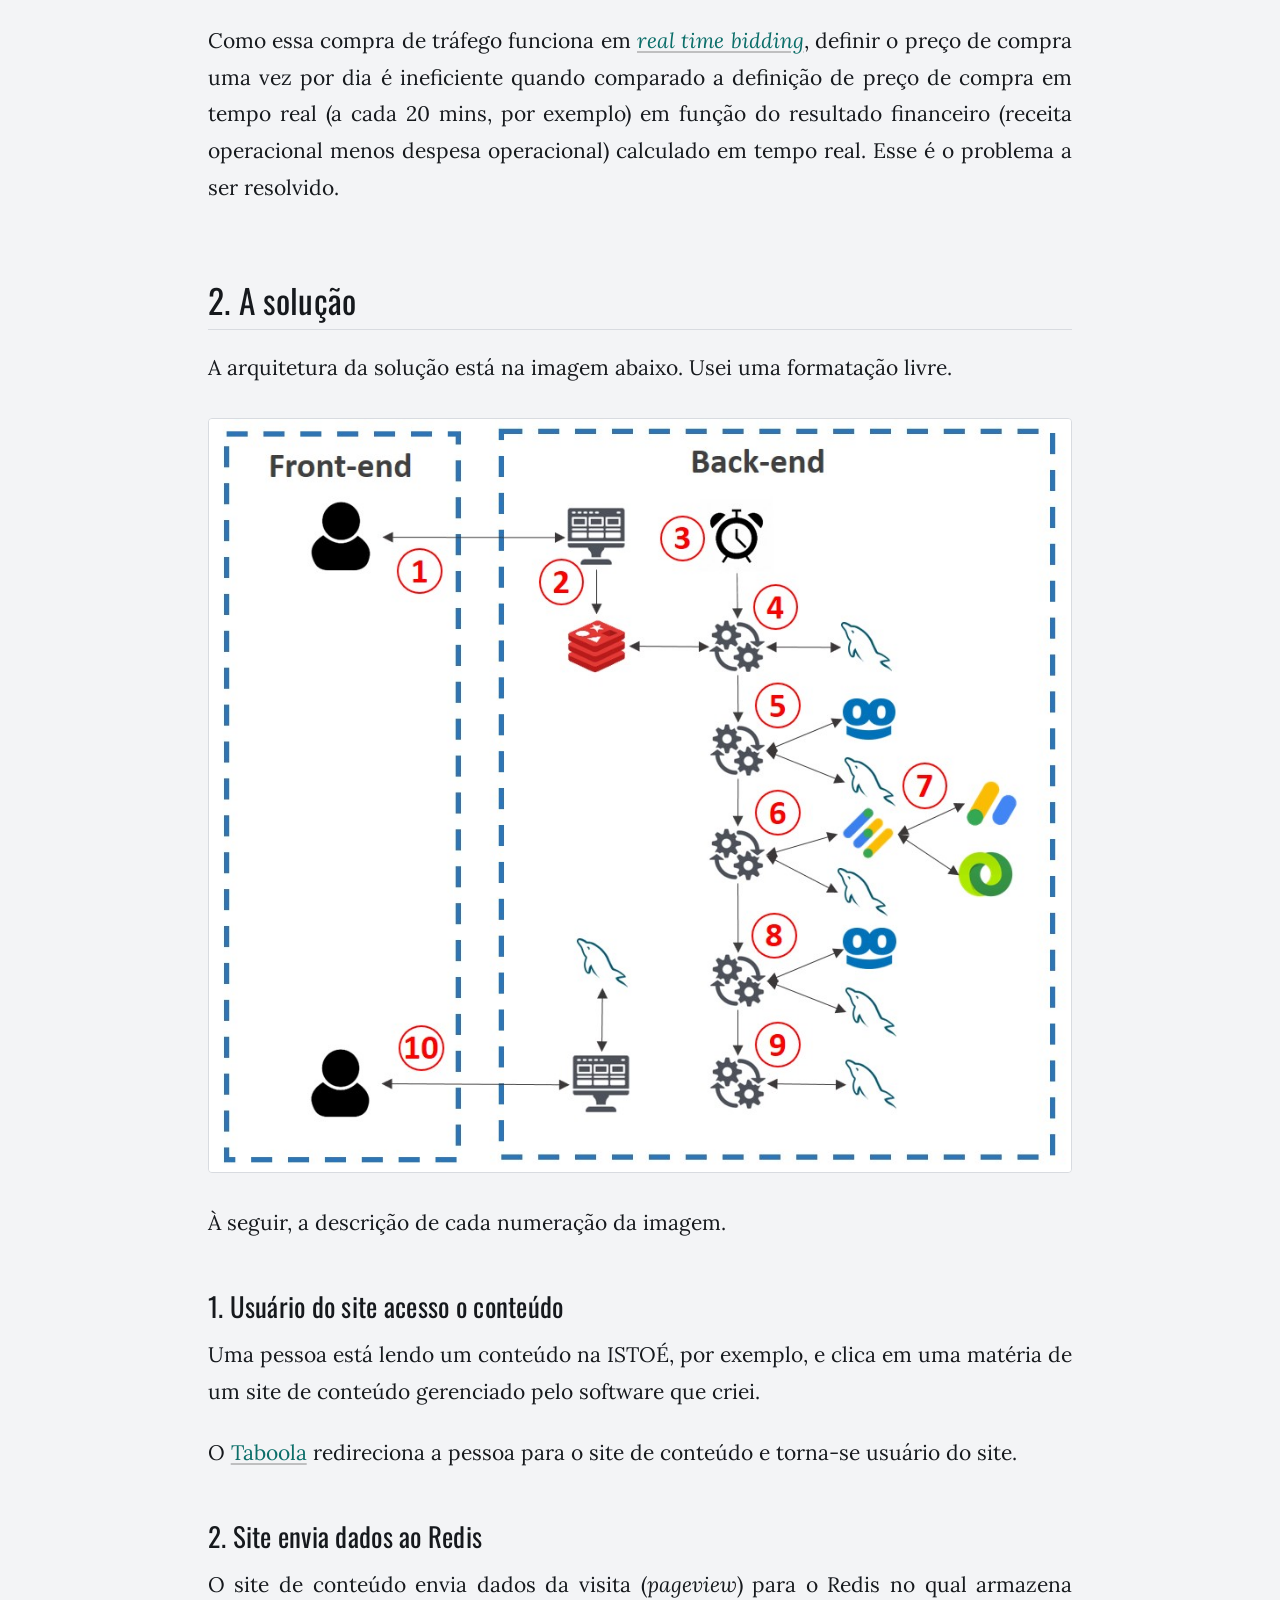
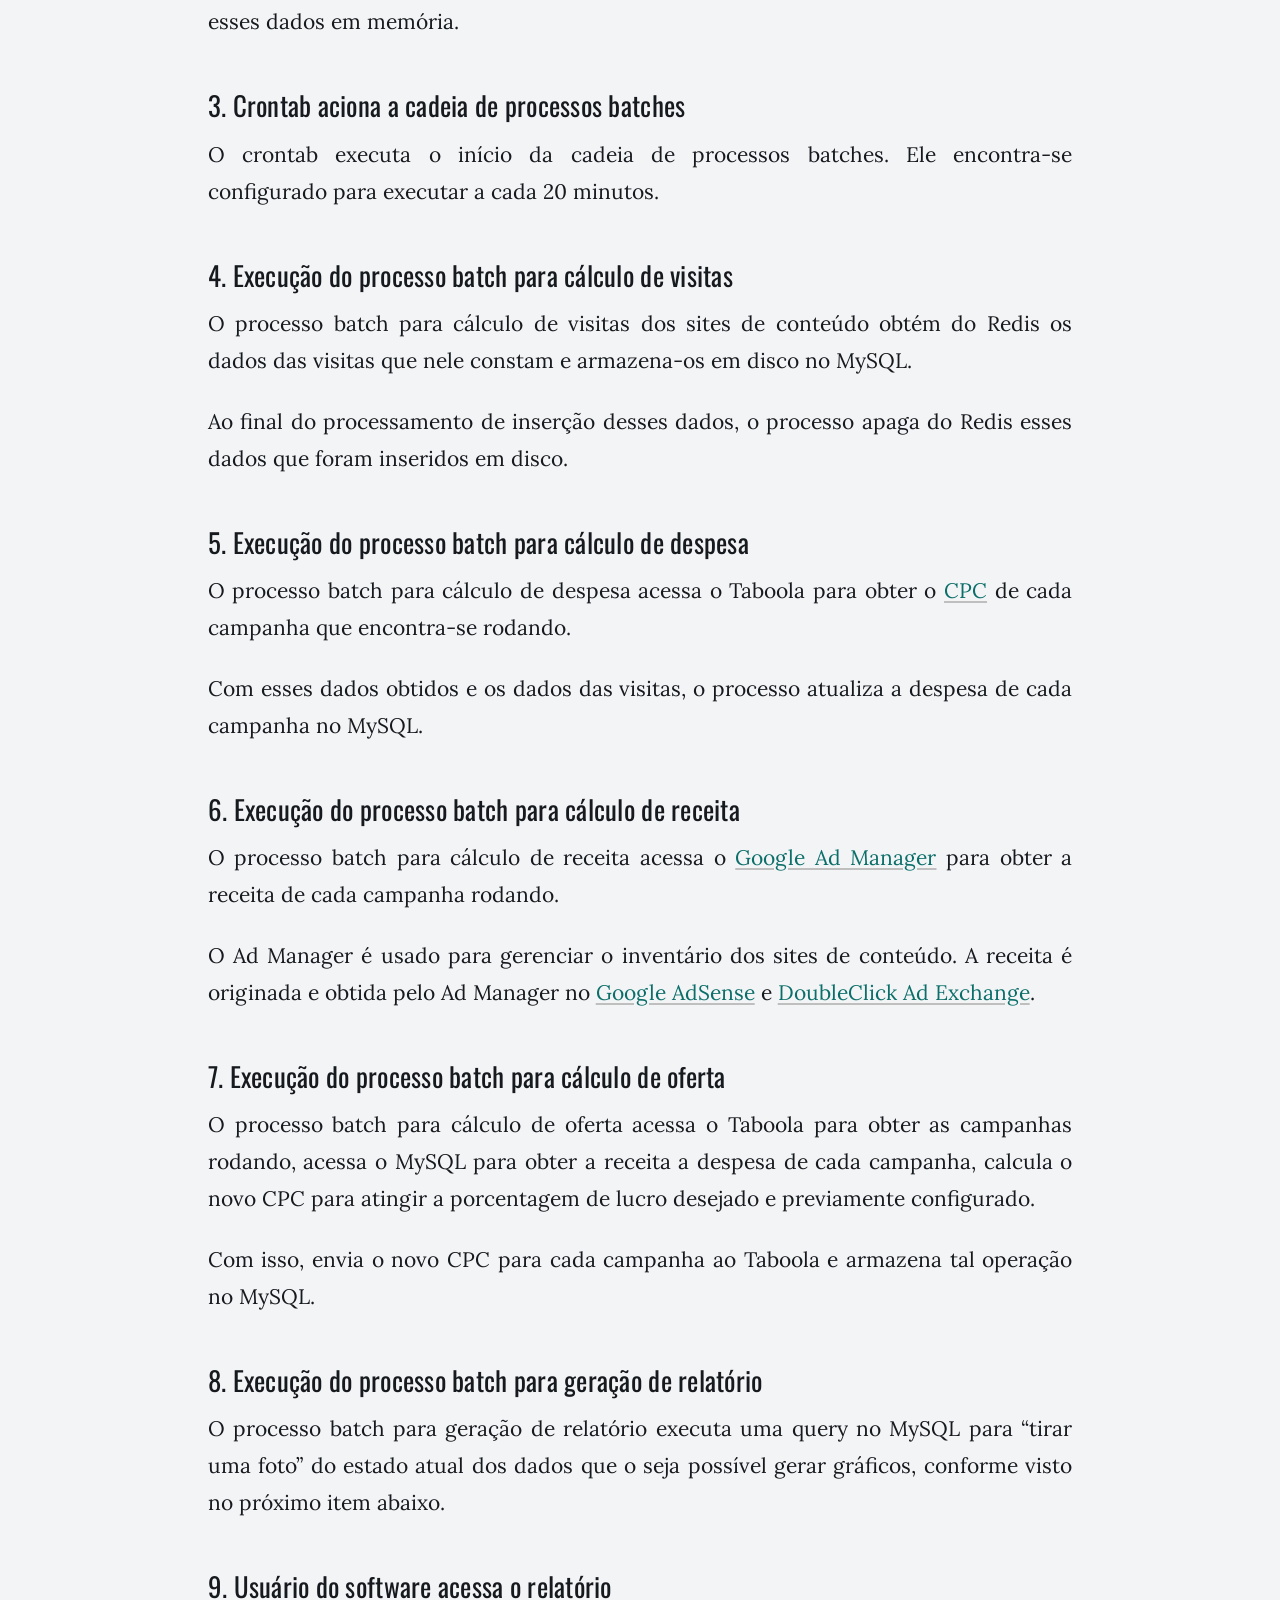
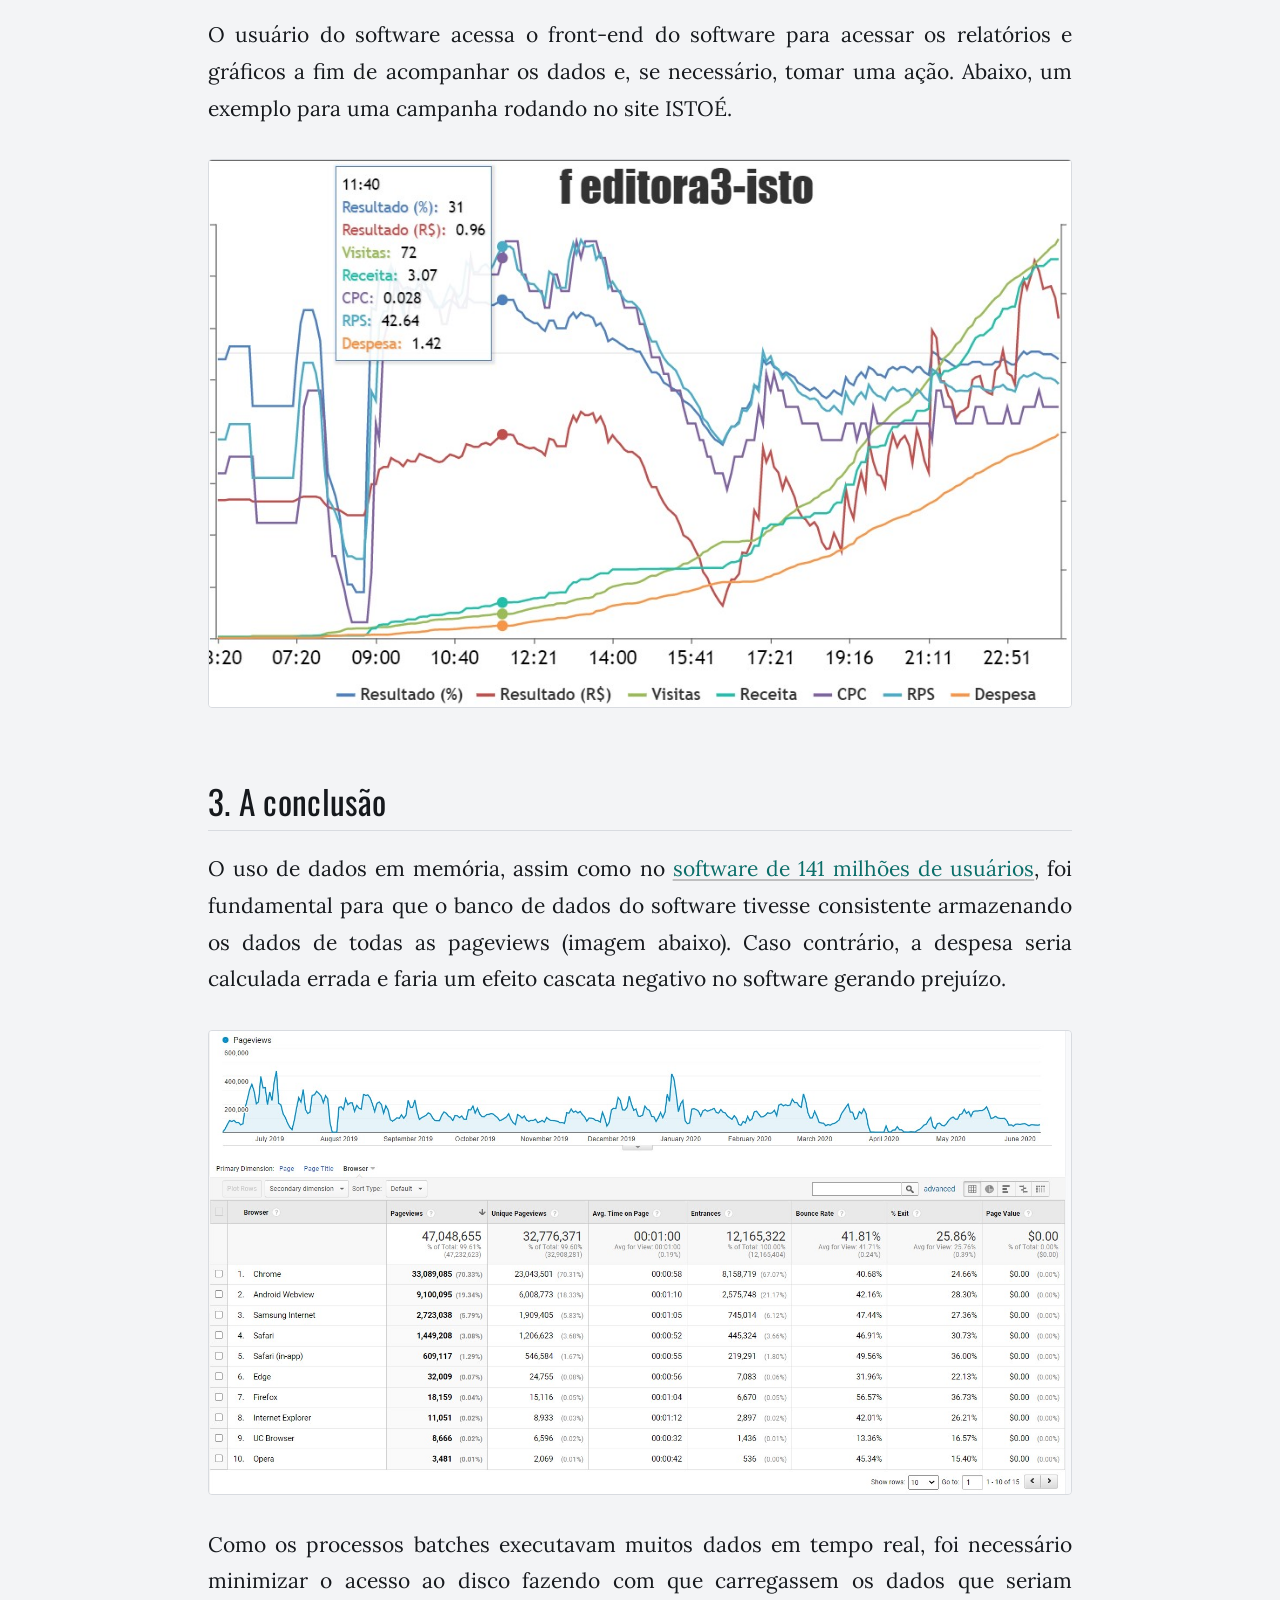
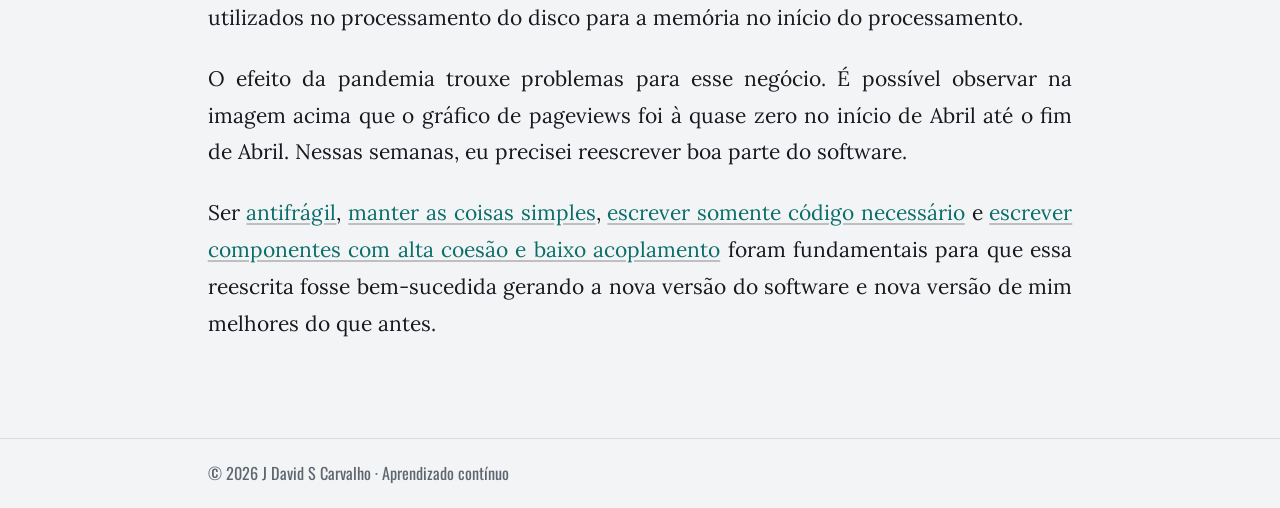
<file: 7m/index.html>
<!doctype html>
<html lang="pt-BR">
<head>
<meta charset="utf-8">
<meta name="viewport" content="width=device-width, initial-scale=1">
<title>7 milhões de usuários impactados por esse software - J David S Carvalho</title>
<script>(function(){try{var t=localStorage.getItem('jdsc-theme');if(t==='light'||t==='dark')document.documentElement.setAttribute('data-theme',t);}catch(e){}})();</script>
<link rel="preconnect" href="https://fonts.googleapis.com"><link rel="preconnect" href="https://fonts.gstatic.com" crossorigin>
<link href="https://fonts.googleapis.com/css2?family=Lora:ital,wght@0,400;0,700;1,400&family=Oswald:wght@400;500&family=IBM+Plex+Mono:wght@400;500&display=swap" rel="stylesheet">
<link rel="stylesheet" href="../style.css">
<meta name="description" content="Em 2019, criei um software que impactou 7 milhões de usuários com pico de quase 100 mil em 24 horas, conforme o Google Analyics abaixo. Clique na imagem…">
<link rel="canonical" href="https://jdsc.me/7m/">
<link rel="icon" href="data:image/svg+xml,%3Csvg xmlns='http://www.w3.org/2000/svg' viewBox='0 0 64 64'%3E%3Crect width='64' height='64' rx='12' fill='%230d0c0a'/%3E%3Ctext x='32' y='47' font-family='Georgia,serif' font-size='42' font-weight='700' text-anchor='middle' fill='%23f0b04a'%3EJ%3C/text%3E%3C/svg%3E">
<meta property="og:type" content="article">
<meta property="og:site_name" content="J David S Carvalho">
<meta property="og:locale" content="pt_BR">
<meta property="og:title" content="7 milhões de usuários impactados por esse software">
<meta property="og:description" content="Em 2019, criei um software que impactou 7 milhões de usuários com pico de quase 100 mil em 24 horas, conforme o Google Analyics abaixo. Clique na imagem…">
<meta property="og:url" content="https://jdsc.me/7m/">
<meta property="og:image" content="https://jdsc.me/assets/uploads/2021/05/7m.jpg">
<meta property="og:image:alt" content="7 milhões de usuários impactados por esse software">
<meta property="og:image:width" content="1545">
<meta property="og:image:height" content="771">
<meta name="twitter:card" content="summary_large_image">
<meta name="twitter:image" content="https://jdsc.me/assets/uploads/2021/05/7m.jpg">
</head>
<body class="kind-post">
<header class="site-header"><div class="col">
  <a class="brand" href="../"><b>jdsc</b>/registros</a>
  <nav><a href="../cv.pdf">Currículo</a><a href="../42-livros/">Livros</a><button class="theme-toggle" id="theme-toggle" type="button" aria-label="Alternar modo claro/escuro" title="Alternar claro/escuro"><span aria-hidden="true">☾</span></button>
<script>(function(){var b=document.getElementById('theme-toggle'),r=document.documentElement;
function cur(){var t=r.getAttribute('data-theme');if(t)return t;return window.matchMedia&&matchMedia('(prefers-color-scheme: dark)').matches?'dark':'light';}
function paint(){b.firstChild.textContent=cur()==='dark'?'\u2600':'\u263E';}
b.addEventListener('click',function(){var n=cur()==='dark'?'light':'dark';r.setAttribute('data-theme',n);try{localStorage.setItem('jdsc-theme',n);}catch(e){}paint();});
paint();})();</script></nav>
</div></header>
<section class="col intro">
  <div class="intro-text">
    <h1 class="intro-name">J David S Carvalho</h1>
    <p class="intro-role">Staff Software Engineer</p>
    <p class="intro-lede">Registros de engenharia de software: o contexto de cada projeto, o que foi decidido e o que aprendi.</p>
  </div>
  <img class="intro-photo" src="../assets/avatar.jpg" alt="Foto de J David S Carvalho" width="460" height="460">
</section>
<main class="col content">
  <nav class="toc" id="toc" hidden><p class="toc-title">Seções</p><ol></ol></nav>
  <article class="entry entry-post"><header class="entry-header"><p class="record"><span class="record-id">REG-002</span> <span class="record-status">aceito</span></p><h1 class="entry-title">7 milhões de usuários impactados por esse software</h1><p class="meta"><time datetime="2021-02-22">22 de fevereiro de 2021</time></p></header><div class="entry-content"><p>Em 2019, criei um software que impactou 7 milhões de usuários com pico de quase 100 mil em 24 horas, conforme o Google Analyics abaixo. Clique na imagem para expandi-la.</p>
<p><a href="../assets/uploads/2021/05/7m.jpg"><img alt="" class="aligncenter wp-image-181 size-full" height="732" loading="lazy" src="../assets/uploads/2021/05/7m.jpg" width="1579"/></a></p>
<h2 id="1-o-problema">1. O problema<a aria-label="Link para esta seção" class="anchor" href="#1-o-problema">#</a></h2>
<p>Esse negócio é composto por sites de conteúdo e um software que aplica arbitragem de tráfego.</p>
<p>Para contextualizar, arbitragem de tráfego possui o mesmo comportamento de arbitragem no mercado financeiro, no qual monta-se uma operação de compra e outra de venda de ativos correlacionados para lucrar com a diferença.</p>
<p>Na arbitragem de tráfego, compra-se tráfego (visitas de pessoas) para um site de conteúdo, que possui anúncios gerando dinheiro, para lucrar com a diferença entre a receita gerada pelos anúncios menos a despesa gasta para comprar o tráfego.</p>
<p>Como essa compra de tráfego funciona em <a href="https://en.wikipedia.org/wiki/Real-time_bidding" rel="noopener" target="_blank"><em>real time bidding</em></a>, definir o preço de compra uma vez por dia é ineficiente quando comparado a definição de preço de compra em tempo real (a cada 20 mins, por exemplo) em função do resultado financeiro (receita operacional menos despesa operacional) calculado em tempo real. Esse é o problema a ser resolvido.</p>
<h2 id="2-a-solu-o">2. A solução<a aria-label="Link para esta seção" class="anchor" href="#2-a-solu-o">#</a></h2>
<p>A arquitetura da solução está na imagem abaixo. Usei uma formatação livre.</p>
<p><a href="../assets/uploads/2021/05/7m-arq.jpg"><img alt="" class="aligncenter wp-image-190 size-full" height="863" loading="lazy" src="../assets/uploads/2021/05/7m-arq.jpg" width="980"/></a></p>
<p>À seguir, a descrição de cada numeração da imagem.</p>
<h3 id="1-usu-rio-do-site-acesso-o-conte-do">1. Usuário do site acesso o conteúdo<a aria-label="Link para esta seção" class="anchor" href="#1-usu-rio-do-site-acesso-o-conte-do">#</a></h3>
<p>Uma pessoa está lendo um conteúdo na ISTOÉ, por exemplo, e clica em uma matéria de um site de conteúdo gerenciado pelo software que criei.</p>
<p>O <a href="https://www.taboola.com/" rel="noopener" target="_blank">Taboola</a> redireciona a pessoa para o site de conteúdo e torna-se usuário do site.</p>
<h3 id="2-site-envia-dados-ao-redis">2. Site envia dados ao Redis<a aria-label="Link para esta seção" class="anchor" href="#2-site-envia-dados-ao-redis">#</a></h3>
<p>O site de conteúdo envia dados da visita (<em>pageview</em>) para o Redis no qual armazena esses dados em memória.</p>
<h3 id="3-crontab-aciona-a-cadeia-de-processos-batches">3. Crontab aciona a cadeia de processos batches<a aria-label="Link para esta seção" class="anchor" href="#3-crontab-aciona-a-cadeia-de-processos-batches">#</a></h3>
<p>O crontab executa o início da cadeia de processos batches. Ele encontra-se configurado para executar a cada 20 minutos.</p>
<h3 id="4-execu-o-do-processo-batch-para-c-lculo-de-visita">4. Execução do processo batch para cálculo de visitas<a aria-label="Link para esta seção" class="anchor" href="#4-execu-o-do-processo-batch-para-c-lculo-de-visita">#</a></h3>
<p>O processo batch para cálculo de visitas dos sites de conteúdo obtém do Redis os dados das visitas que nele constam e armazena-os em disco no MySQL.</p>
<p>Ao final do processamento de inserção desses dados, o processo apaga do Redis esses dados que foram inseridos em disco.</p>
<h3 id="5-execu-o-do-processo-batch-para-c-lculo-de-despes">5. Execução do processo batch para cálculo de despesa<a aria-label="Link para esta seção" class="anchor" href="#5-execu-o-do-processo-batch-para-c-lculo-de-despes">#</a></h3>
<p>O processo batch para cálculo de despesa acessa o Taboola para obter o <a href="https://rockcontent.com/br/blog/o-que-e-cpm-cpc-e-cpa/" rel="noopener" target="_blank">CPC</a> de cada campanha que encontra-se rodando.</p>
<p>Com esses dados obtidos e os dados das visitas, o processo atualiza a despesa de cada campanha no MySQL.</p>
<h3 id="6-execu-o-do-processo-batch-para-c-lculo-de-receit">6. Execução do processo batch para cálculo de receita<a aria-label="Link para esta seção" class="anchor" href="#6-execu-o-do-processo-batch-para-c-lculo-de-receit">#</a></h3>
<p>O processo batch para cálculo de receita acessa o <a href="https://admanager.google.com/intl/pt-BR_br/home/" rel="noopener" target="_blank">Google Ad Manager</a> para obter a receita de cada campanha rodando.</p>
<p>O Ad Manager é usado para gerenciar o inventário dos sites de conteúdo. A receita é originada e obtida pelo Ad Manager no <a href="https://www.google.com/intl/pt-BR_br/adsense/start/" rel="noopener" target="_blank">Google AdSense</a> e <a href="https://static.googleusercontent.com/media/www.google.com/pt-BR//adexchange/AdExchangeOverview.pdf" rel="noopener" target="_blank">DoubleClick Ad Exchange</a>.</p>
<h3 id="7-execu-o-do-processo-batch-para-c-lculo-de-oferta">7. Execução do processo batch para cálculo de oferta<a aria-label="Link para esta seção" class="anchor" href="#7-execu-o-do-processo-batch-para-c-lculo-de-oferta">#</a></h3>
<p>O processo batch para cálculo de oferta acessa o Taboola para obter as campanhas rodando, acessa o MySQL para obter a receita a despesa de cada campanha, calcula o novo CPC para atingir a porcentagem de lucro desejado e previamente configurado.</p>
<p>Com isso, envia o novo CPC para cada campanha ao Taboola e armazena tal operação no MySQL.</p>
<h3 id="8-execu-o-do-processo-batch-para-gera-o-de-relat-r">8. Execução do processo batch para geração de relatório<a aria-label="Link para esta seção" class="anchor" href="#8-execu-o-do-processo-batch-para-gera-o-de-relat-r">#</a></h3>
<p>O processo batch para geração de relatório executa uma query no MySQL para “tirar uma foto” do estado atual dos dados que o seja possível gerar gráficos, conforme visto no próximo item abaixo.</p>
<h3 id="9-usu-rio-do-software-acessa-o-relat-rio">9. Usuário do software acessa o relatório<a aria-label="Link para esta seção" class="anchor" href="#9-usu-rio-do-software-acessa-o-relat-rio">#</a></h3>
<p>O usuário do software acessa o front-end do software para acessar os relatórios e gráficos a fim de acompanhar os dados e, se necessário, tomar uma ação. Abaixo, um exemplo para uma campanha rodando no site ISTOÉ.</p>
<p><a href="../assets/uploads/2021/05/f-istoe.jpg"><img alt="" class="aligncenter wp-image-201 size-full" height="626" loading="lazy" src="../assets/uploads/2021/05/f-istoe.jpg" width="988"/></a></p>
<h2 id="3-a-conclus-o">3. A conclusão<a aria-label="Link para esta seção" class="anchor" href="#3-a-conclus-o">#</a></h2>
<p>O uso de dados em memória, assim como no <a href="../141m/">software de 141 milhões de usuários</a>, foi fundamental para que o banco de dados do software tivesse consistente armazenando os dados de todas as pageviews (imagem abaixo). Caso contrário, a despesa seria calculada errada e faria um efeito cascata negativo no software gerando prejuízo.</p>
<p><a href="../assets/uploads/2021/05/7m-pvs.jpg"><img alt="" class="aligncenter wp-image-196 size-full" height="857" loading="lazy" src="../assets/uploads/2021/05/7m-pvs.jpg" width="1595"/></a></p>
<p>Como os processos batches executavam muitos dados em tempo real, foi necessário minimizar o acesso ao disco fazendo com que carregassem os dados que seriam utilizados no processamento do disco para a memória no início do processamento.</p>
<p>O efeito da pandemia trouxe problemas para esse negócio. É possível observar na imagem acima que o gráfico de pageviews foi à quase zero no início de Abril até o fim de Abril. Nessas semanas, eu precisei reescrever boa parte do software.</p>
<p>Ser <a href="https://www.napratica.org.br/antifragil/" rel="noopener" target="_blank">antifrágil</a>, <a href="https://pt.wikipedia.org/wiki/Princ%C3%ADpio_KISS" rel="noopener" target="_blank">manter as coisas simples</a>, <a href="https://pt.wikipedia.org/wiki/YAGNI" rel="noopener" target="_blank">escrever somente código necessário</a> e <a href="https://pt.wikipedia.org/wiki/Don%27t_repeat_yourself" rel="noopener" target="_blank">escrever componentes com alta coesão e baixo acoplamento</a> foram fundamentais para que essa reescrita fosse bem-sucedida gerando a nova versão do software e nova versão de mim melhores do que antes.</p></div></article>
</main>
<footer class="site-footer"><div class="col"><p>© 2026 J David S Carvalho · Aprendizado contínuo</p></div></footer>
<script>(function(){var hs=document.querySelectorAll('.entry-content h2[id]'),t=document.getElementById('toc');if(hs.length<2)return;
var ol=t.querySelector('ol');hs.forEach(function(h){var li=document.createElement('li'),a=document.createElement('a');a.href='#'+h.id;
a.textContent=h.firstChild?h.firstChild.textContent.trim():h.textContent;li.appendChild(a);ol.appendChild(li);});
var hd=document.querySelector('.entry-header');if(hd)hd.after(t);t.hidden=false;})();</script>
<script>(function(){
var root=document.querySelector('.entry-content');if(!root)return;
var imgs=[].slice.call(root.querySelectorAll('img'));if(!imgs.length)return;
var imgRe=/\.(jpe?g|png|gif|webp|svg)(\?.*)?$/i;
var items=imgs.map(function(im){var a=im.closest('a[href]');var full=(a&&imgRe.test(a.getAttribute('href')))?a.href:im.currentSrc||im.src;
 var fig=im.closest('figure,.wp-caption');var fc=fig&&fig.querySelector('figcaption,.wp-caption-text');
 im.classList.add('zoomable');if(a&&imgRe.test(a.getAttribute('href')))a.classList.add('zoomable');
 return {el:im,src:full,cap:(fc&&fc.textContent.trim())||im.getAttribute('alt')||''};});
var ov,imgEl,capEl,cntEl,bClose,bPrev,bNext,cur=-1,opener=null;
function build(){ov=document.createElement('div');ov.className='lb';ov.hidden=true;ov.setAttribute('role','dialog');ov.setAttribute('aria-modal','true');ov.setAttribute('aria-label','Imagem ampliada');
 ov.innerHTML='<button type="button" class="lb-close" aria-label="Fechar">\u2715</button><button type="button" class="lb-nav lb-prev" aria-label="Anterior">\u2190</button><figure class="lb-fig"><img class="lb-img" alt=""><figcaption class="lb-cap"></figcaption></figure><button type="button" class="lb-nav lb-next" aria-label="Pr\u00f3xima">\u2192</button><div class="lb-count" aria-live="polite"></div>';
 document.body.appendChild(ov);imgEl=ov.querySelector('.lb-img');capEl=ov.querySelector('.lb-cap');cntEl=ov.querySelector('.lb-count');
 bClose=ov.querySelector('.lb-close');bPrev=ov.querySelector('.lb-prev');bNext=ov.querySelector('.lb-next');
 ov.addEventListener('click',function(e){if(e.target===ov||e.target.classList.contains('lb-fig'))closeUI();});
 bClose.addEventListener('click',closeUI);bPrev.addEventListener('click',function(){go(-1);});bNext.addEventListener('click',function(){go(1);});
 if(items.length<2){bPrev.hidden=bNext.hidden=cntEl.hidden=true;}}
function show(i){cur=(i+items.length)%items.length;var it=items[cur];imgEl.src=(it.el.dataset&&it.el.dataset.dark)?it.el.src:it.src;imgEl.alt=it.cap;capEl.textContent=it.cap;capEl.hidden=!it.cap;cntEl.textContent=(cur+1)+' / '+items.length;}
function go(d){if(items.length>1)show(cur+d);}
function open(i){if(!ov)build();opener=document.activeElement;show(i);ov.hidden=false;document.body.classList.add('lb-open');
 try{history.pushState({lb:1},'');}catch(e){}bClose.focus();}
function hide(){if(!ov||ov.hidden)return;ov.hidden=true;document.body.classList.remove('lb-open');imgEl.removeAttribute('src');if(opener&&opener.focus)opener.focus();}
function closeUI(){if(!ov||ov.hidden)return;if(history.state&&history.state.lb){history.back();}else hide();}
window.addEventListener('popstate',function(){hide();});
document.addEventListener('click',function(e){if(e.button||e.metaKey||e.ctrlKey||e.shiftKey)return;var t=e.target.closest&&e.target.closest('.entry-content img');if(!t)return;
 var i=imgs.indexOf(t);if(i<0)return;e.preventDefault();open(i);});
document.addEventListener('keydown',function(e){if(!ov||ov.hidden)return;
 if(e.key==='Escape'){e.preventDefault();closeUI();}else if(e.key==='ArrowLeft'){go(-1);}else if(e.key==='ArrowRight'){go(1);}
 else if(e.key==='Tab'){var f=[bClose,bPrev,bNext].filter(function(b){return !b.hidden;});var k=f.indexOf(document.activeElement);e.preventDefault();k=(k+(e.shiftKey?-1:1)+f.length)%f.length;f[k].focus();}});
var sx=null;document.addEventListener('touchstart',function(e){if(ov&&!ov.hidden)sx=e.touches[0].clientX;},{passive:true});
document.addEventListener('touchend',function(e){if(sx===null)return;var dx=e.changedTouches[0].clientX-sx;sx=null;if(Math.abs(dx)>60)go(dx<0?1:-1);},{passive:true});
})();
</script>
</body>
</html>
</file>
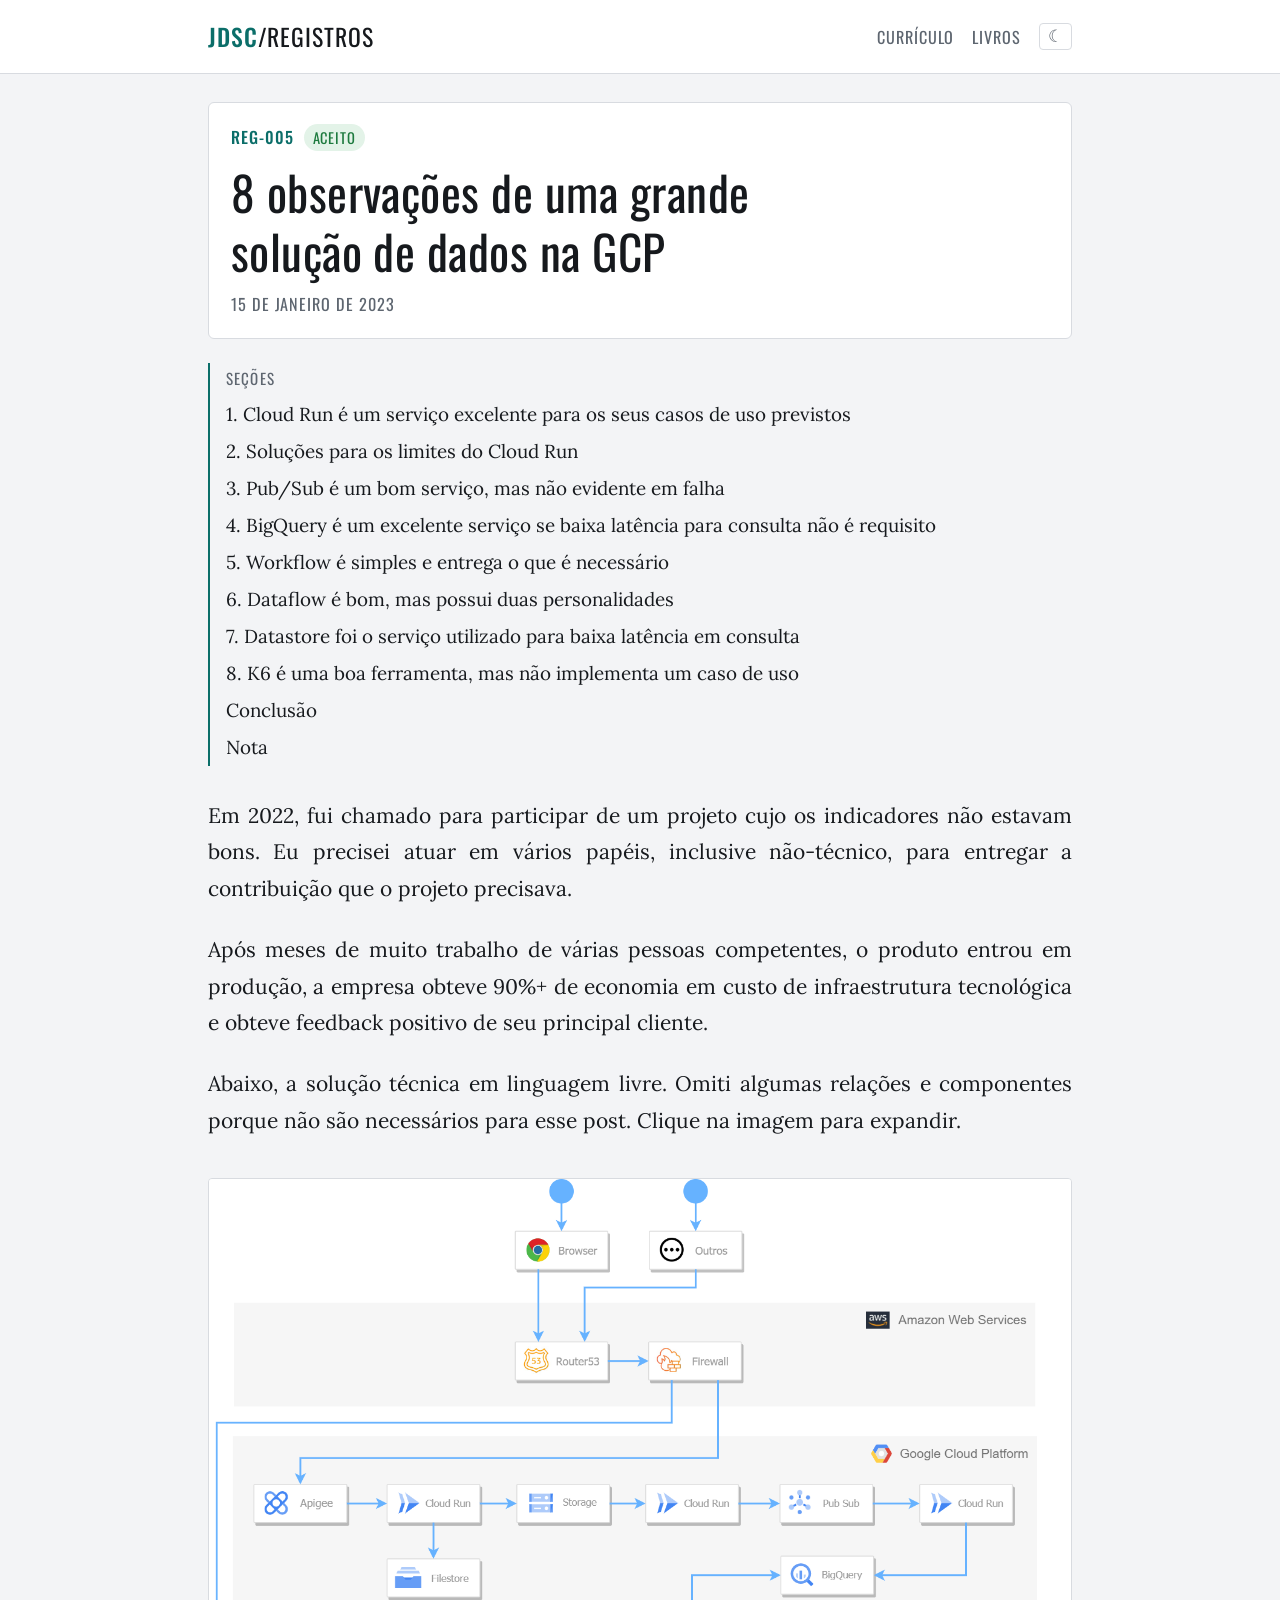
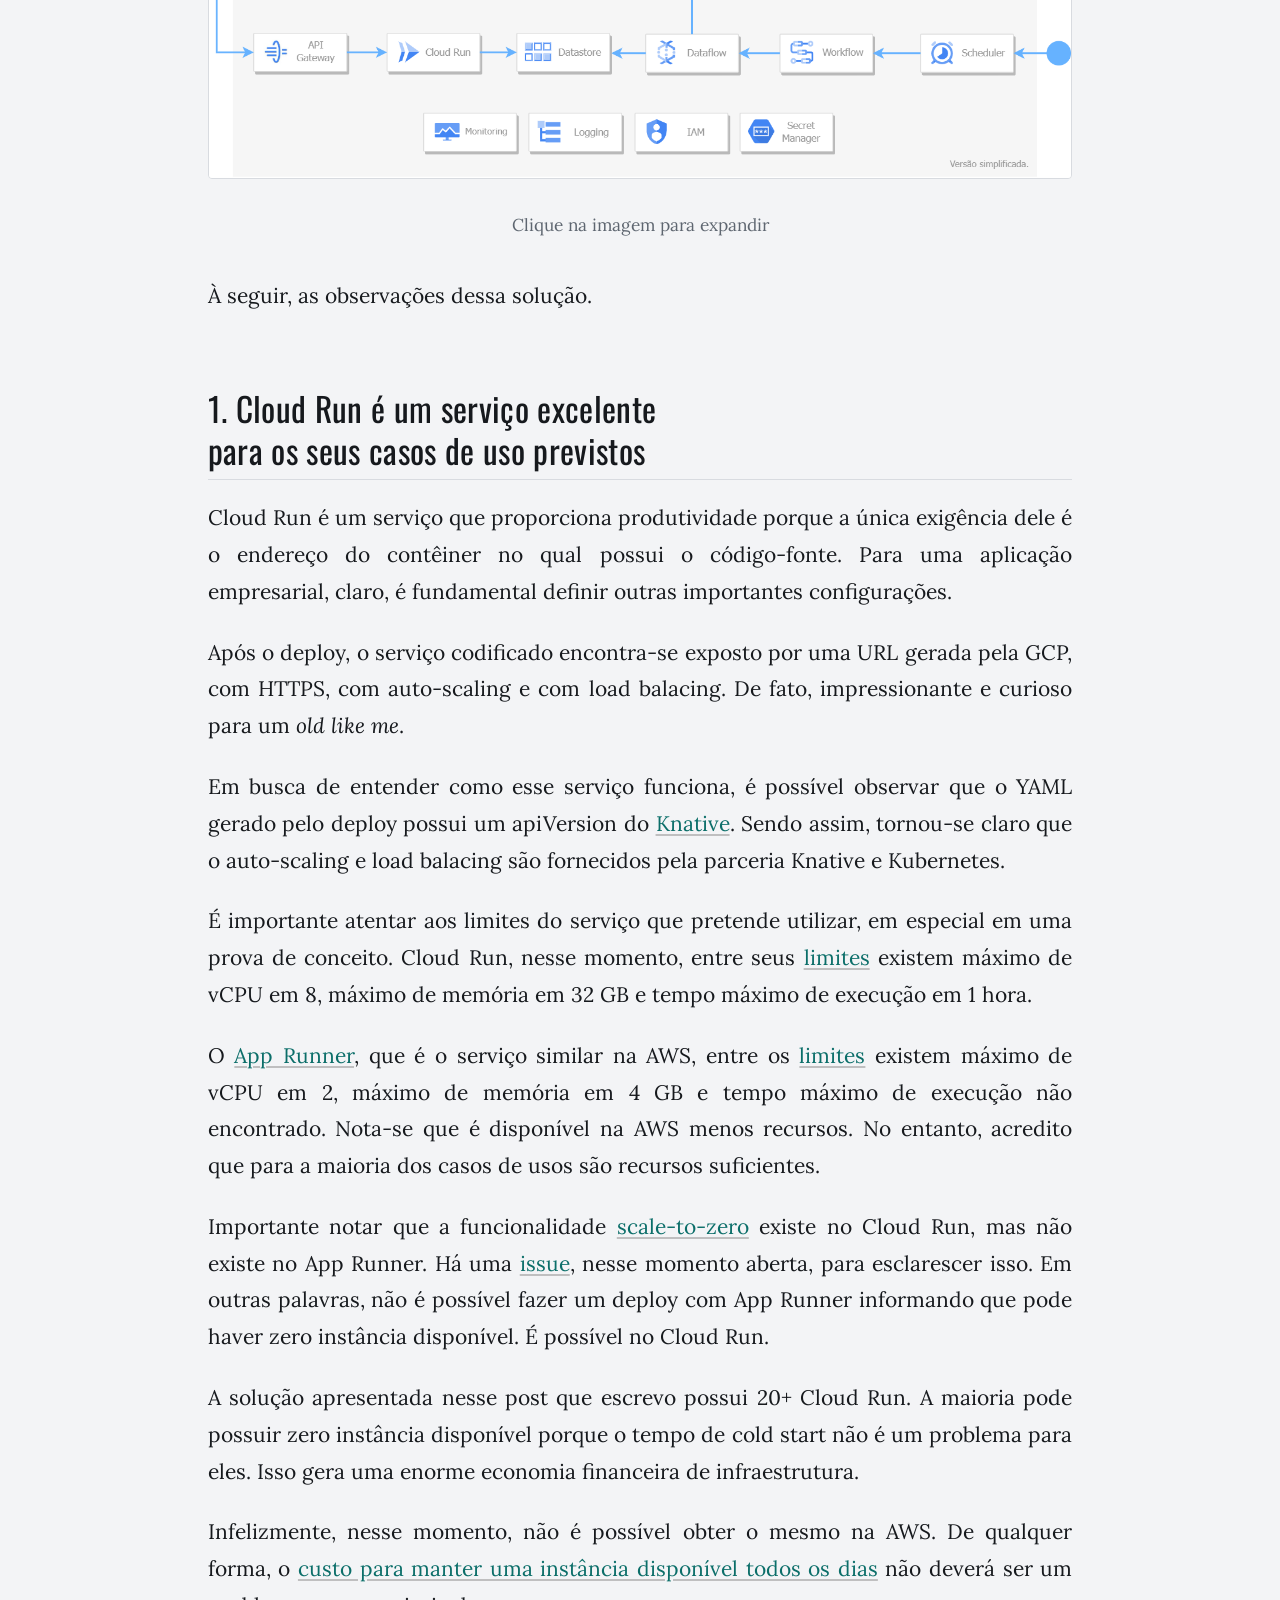
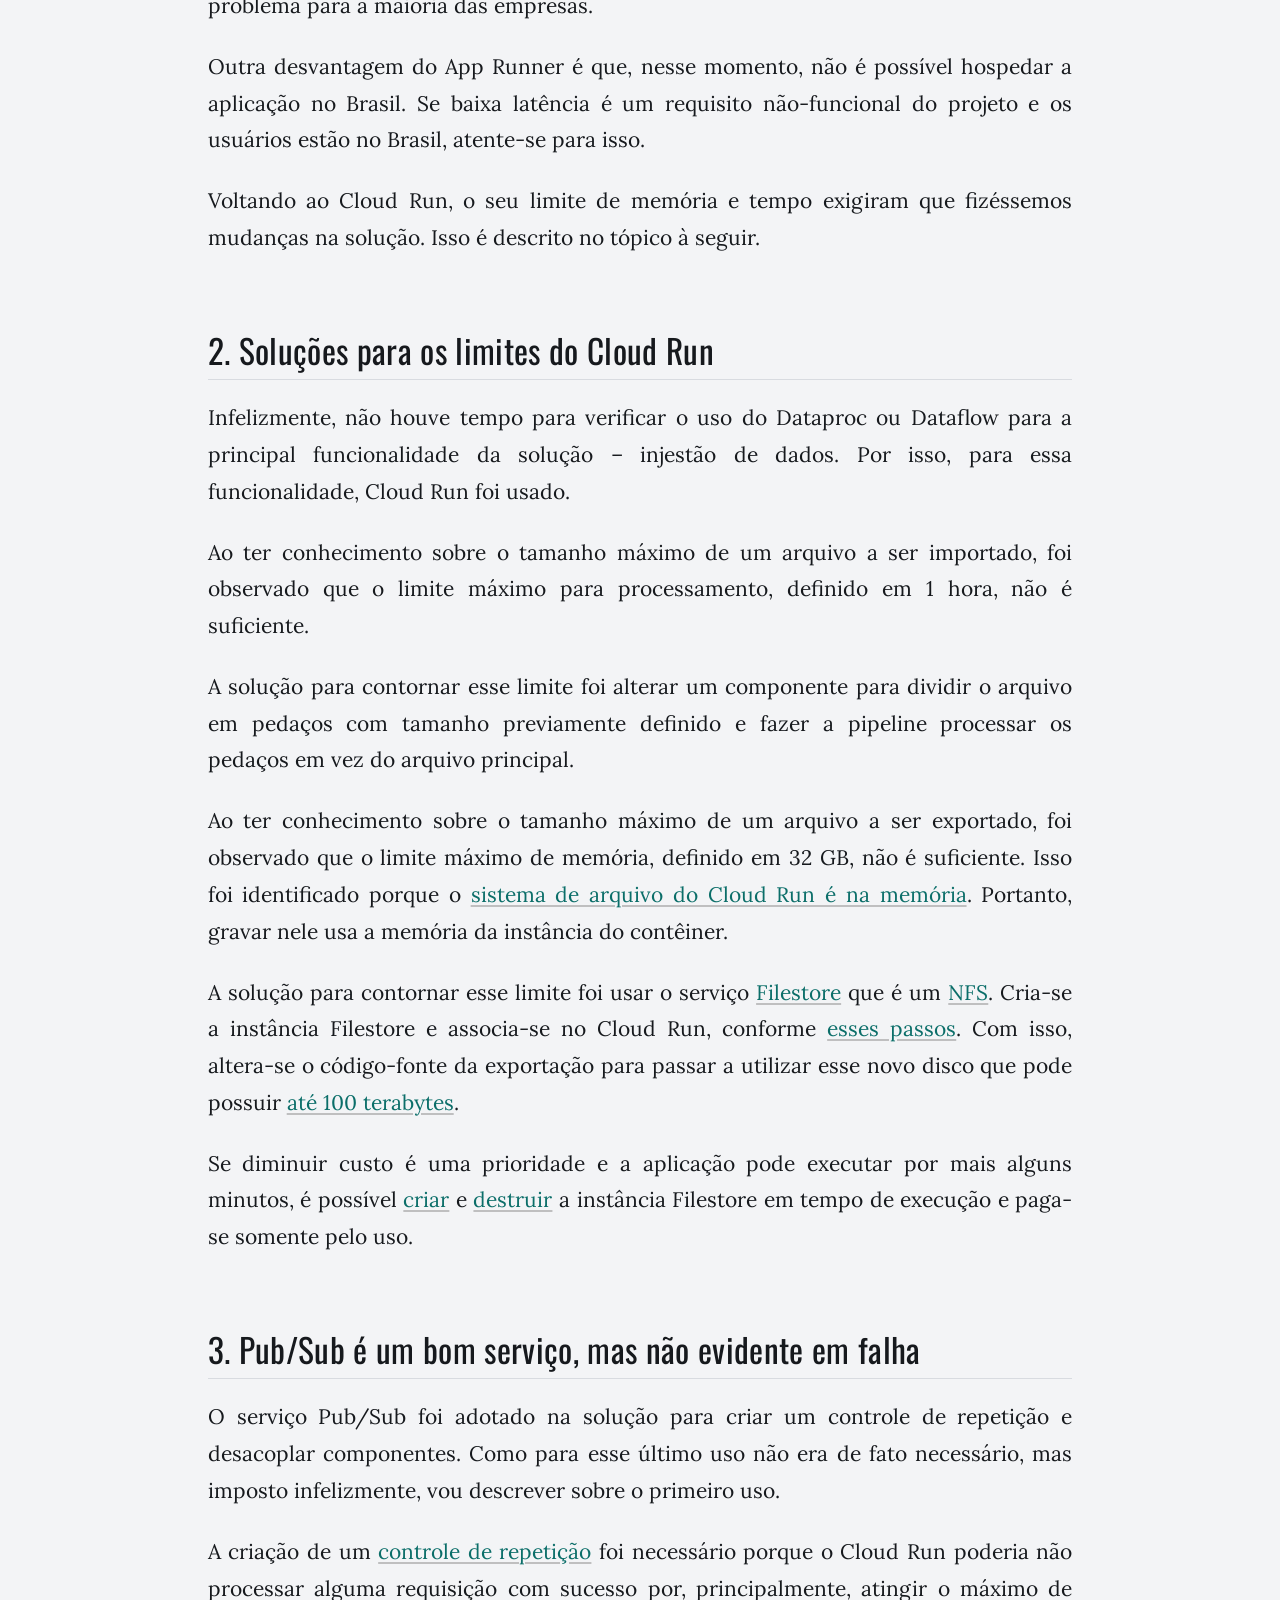
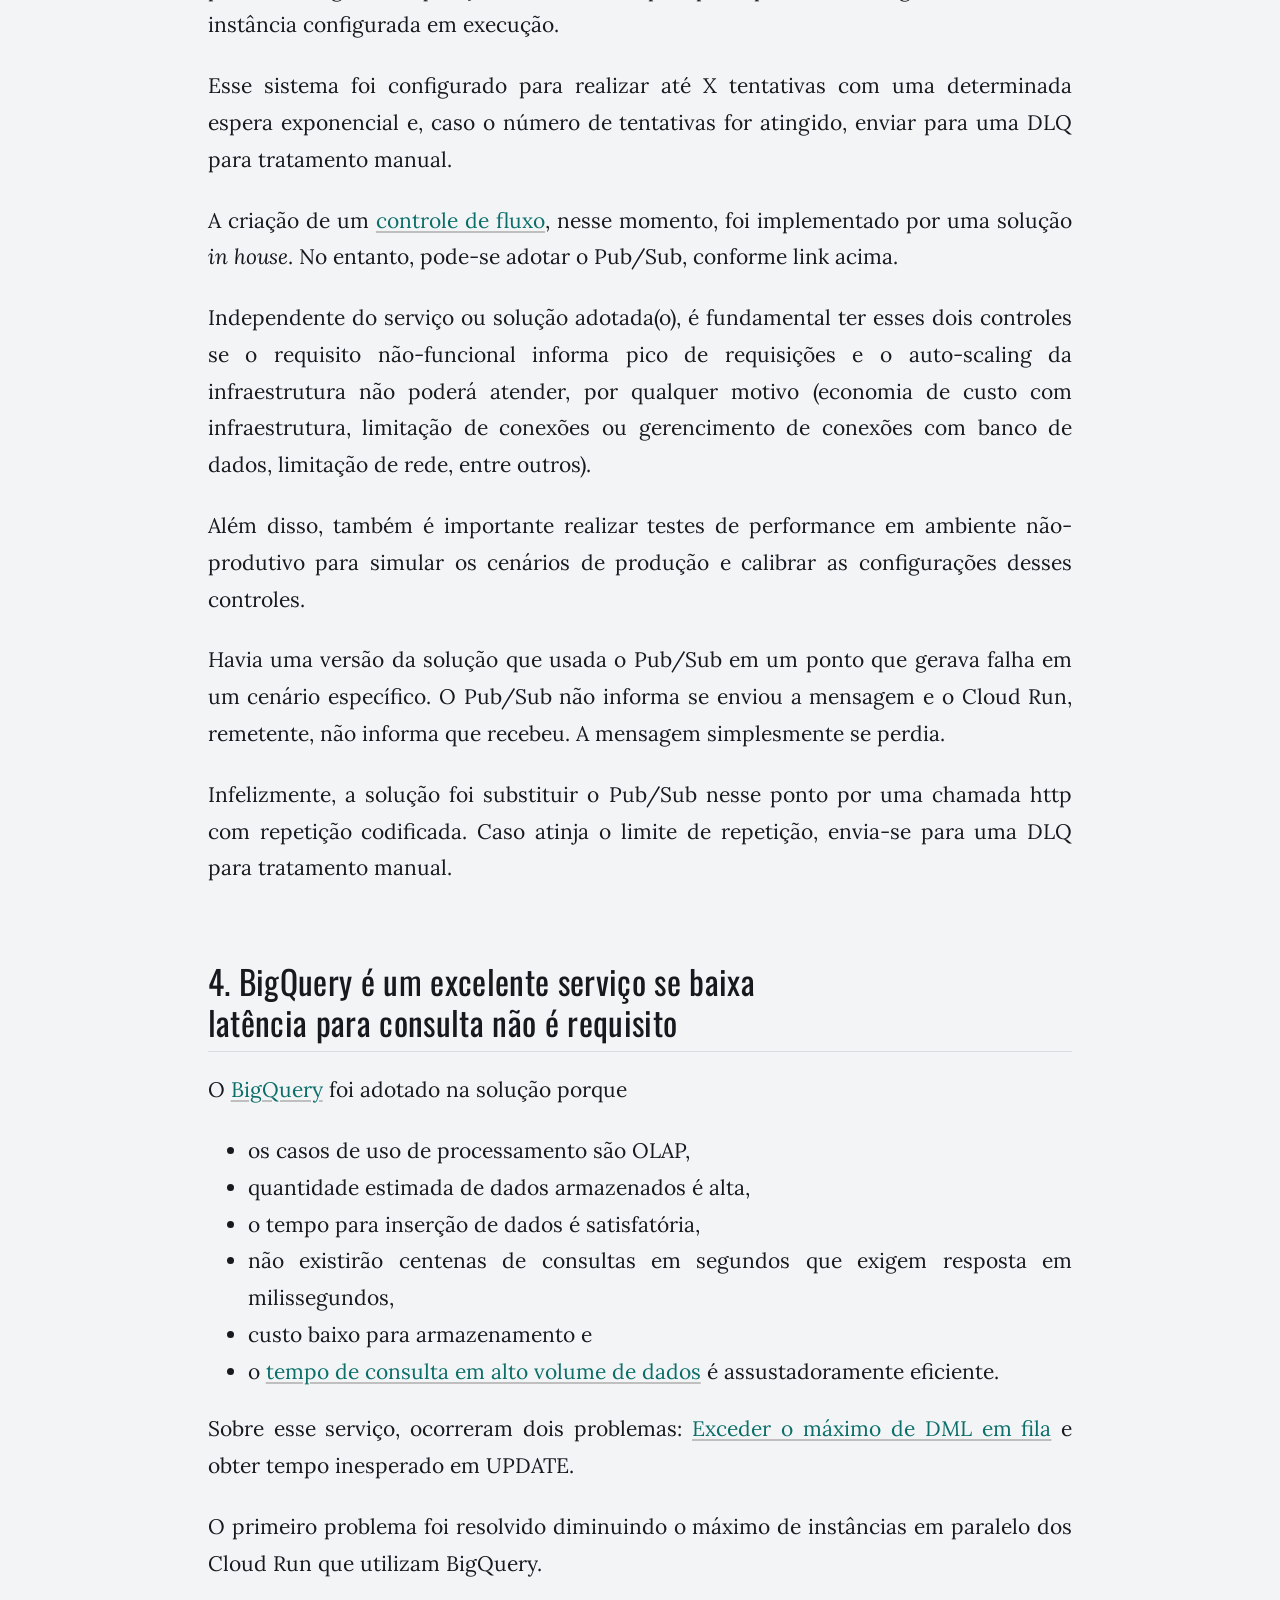
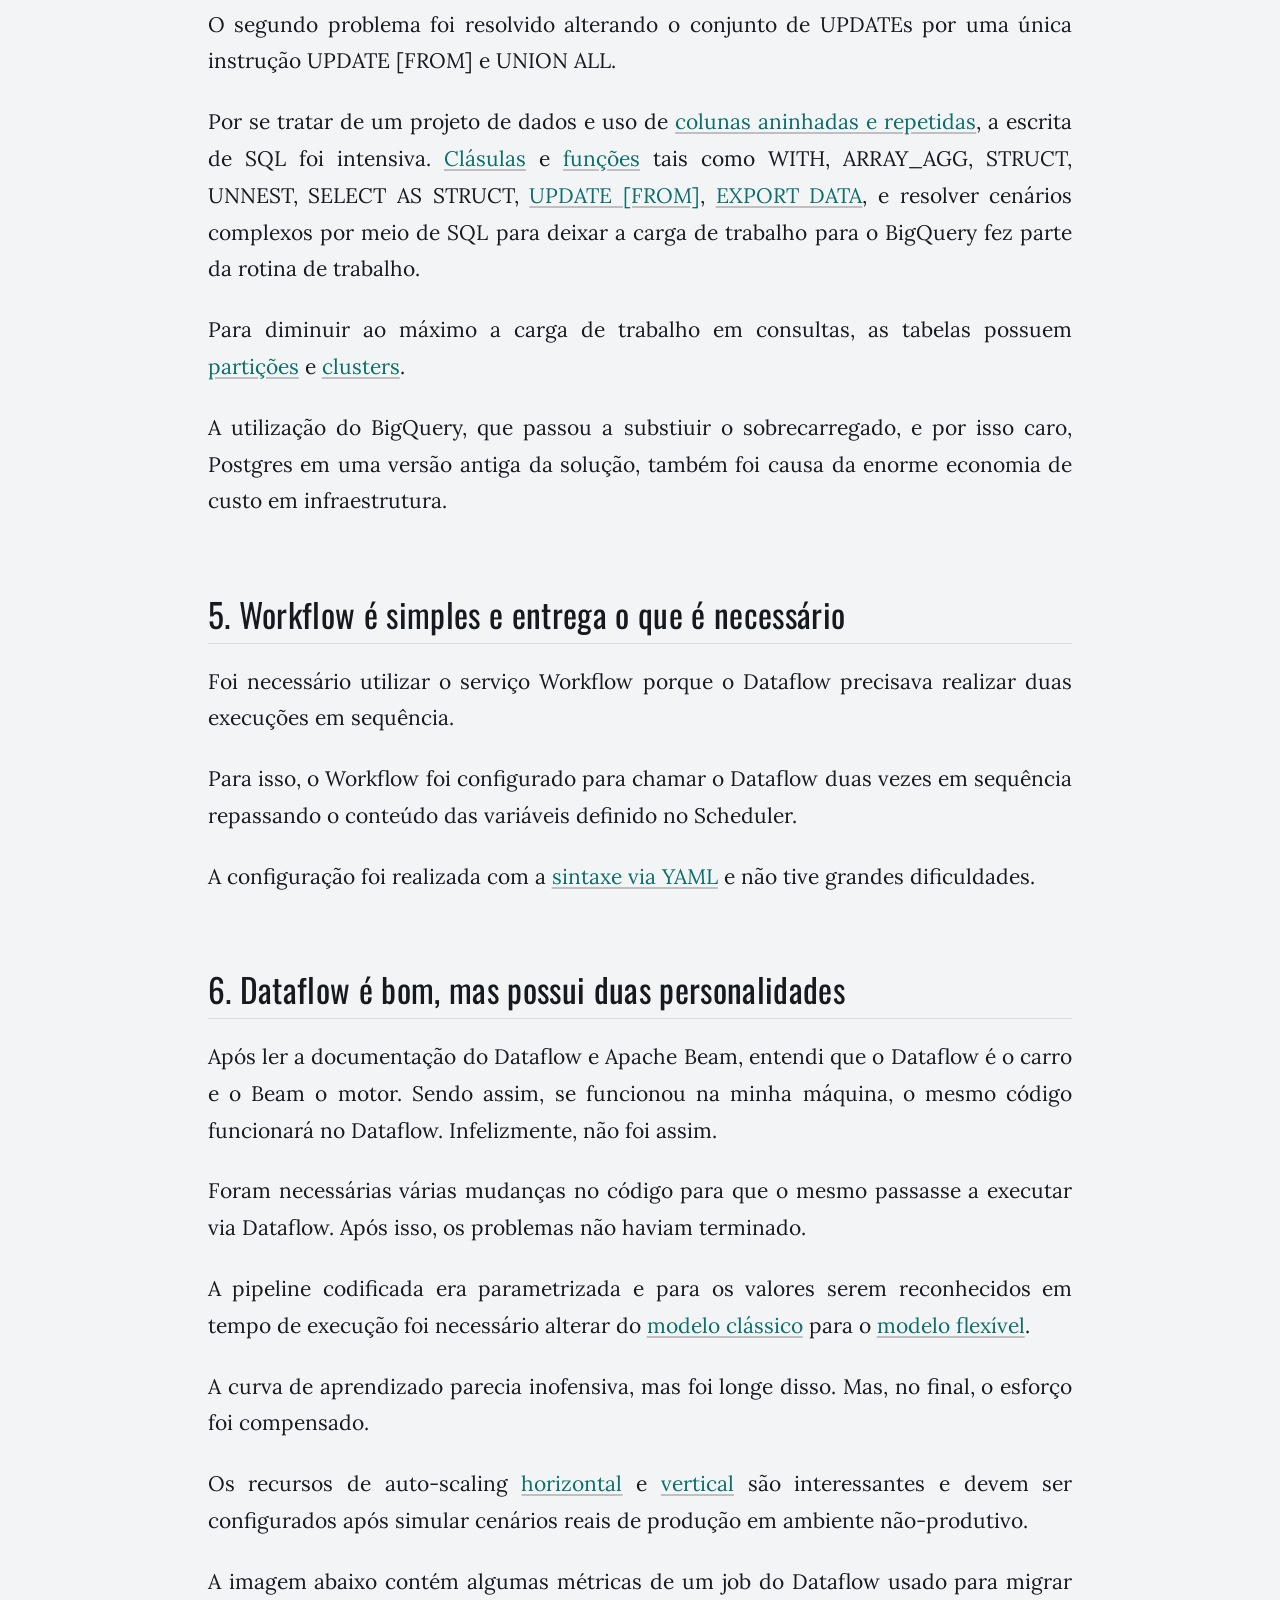
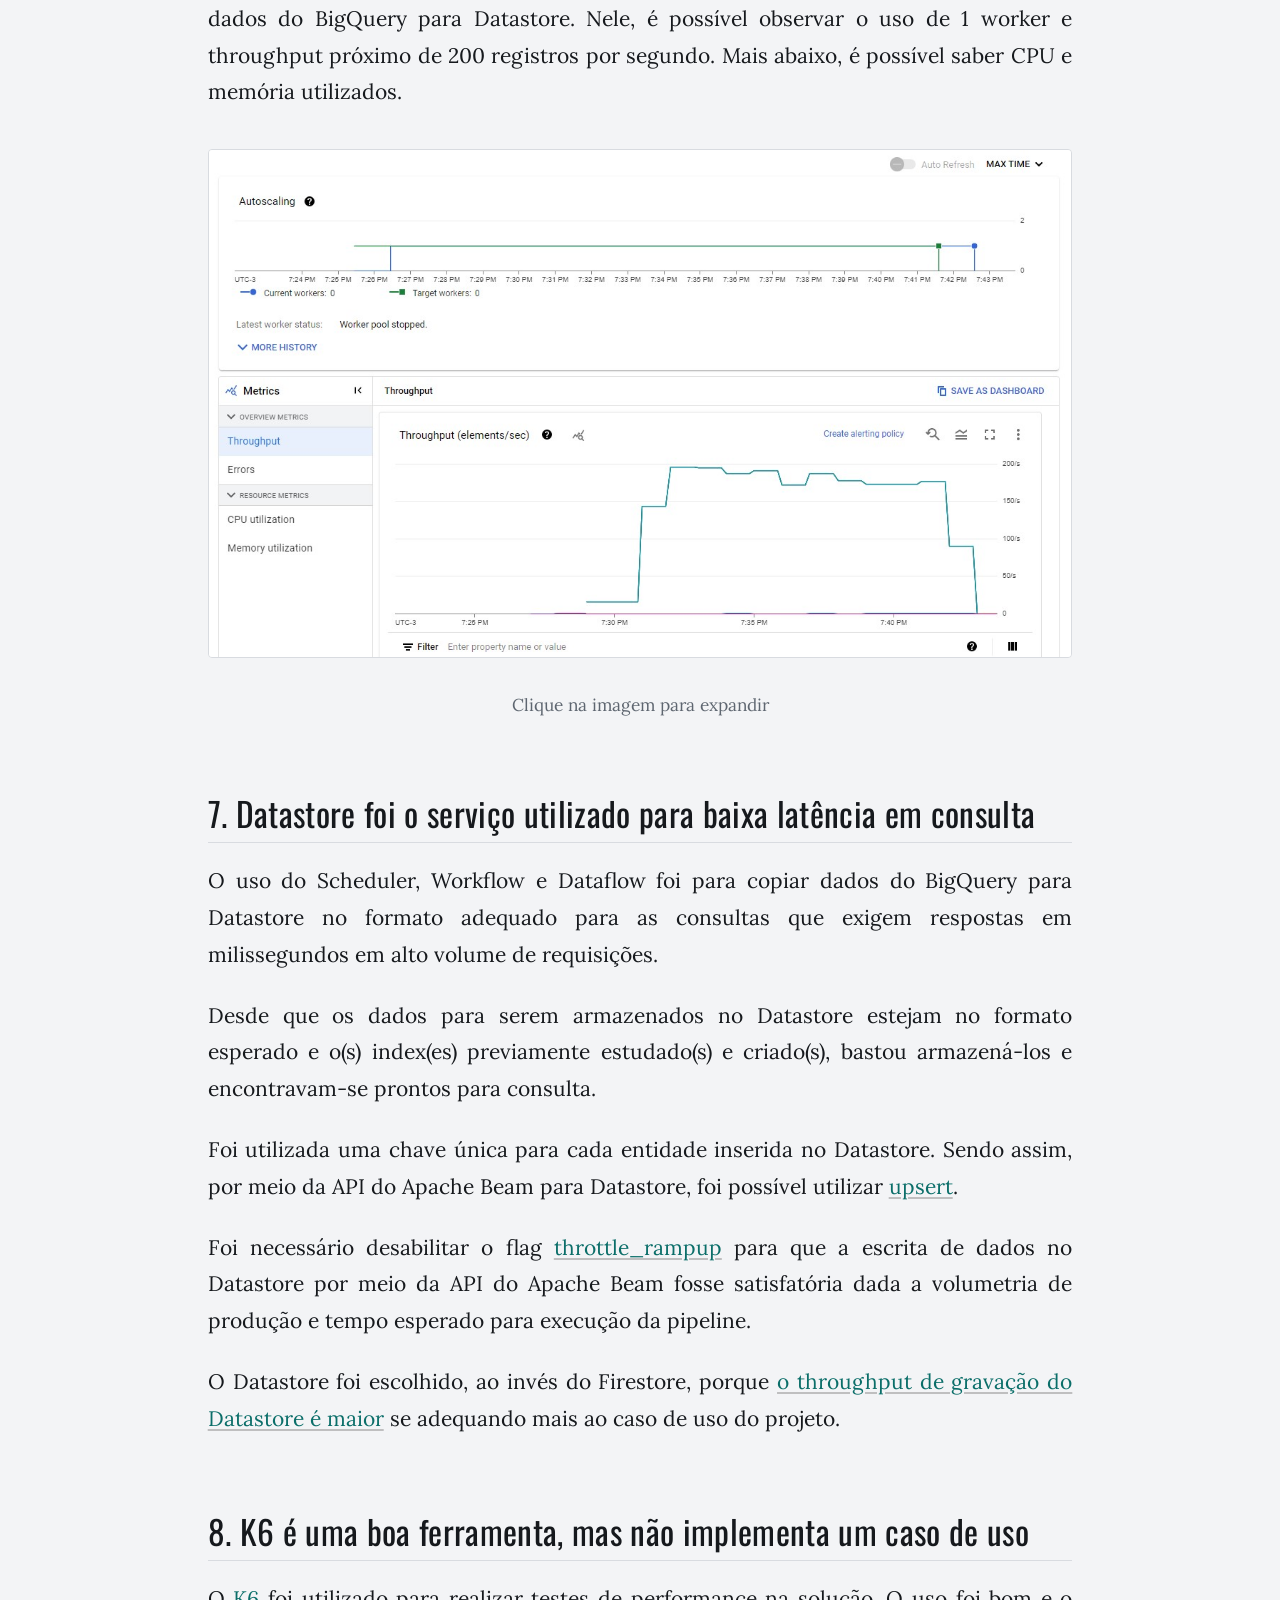
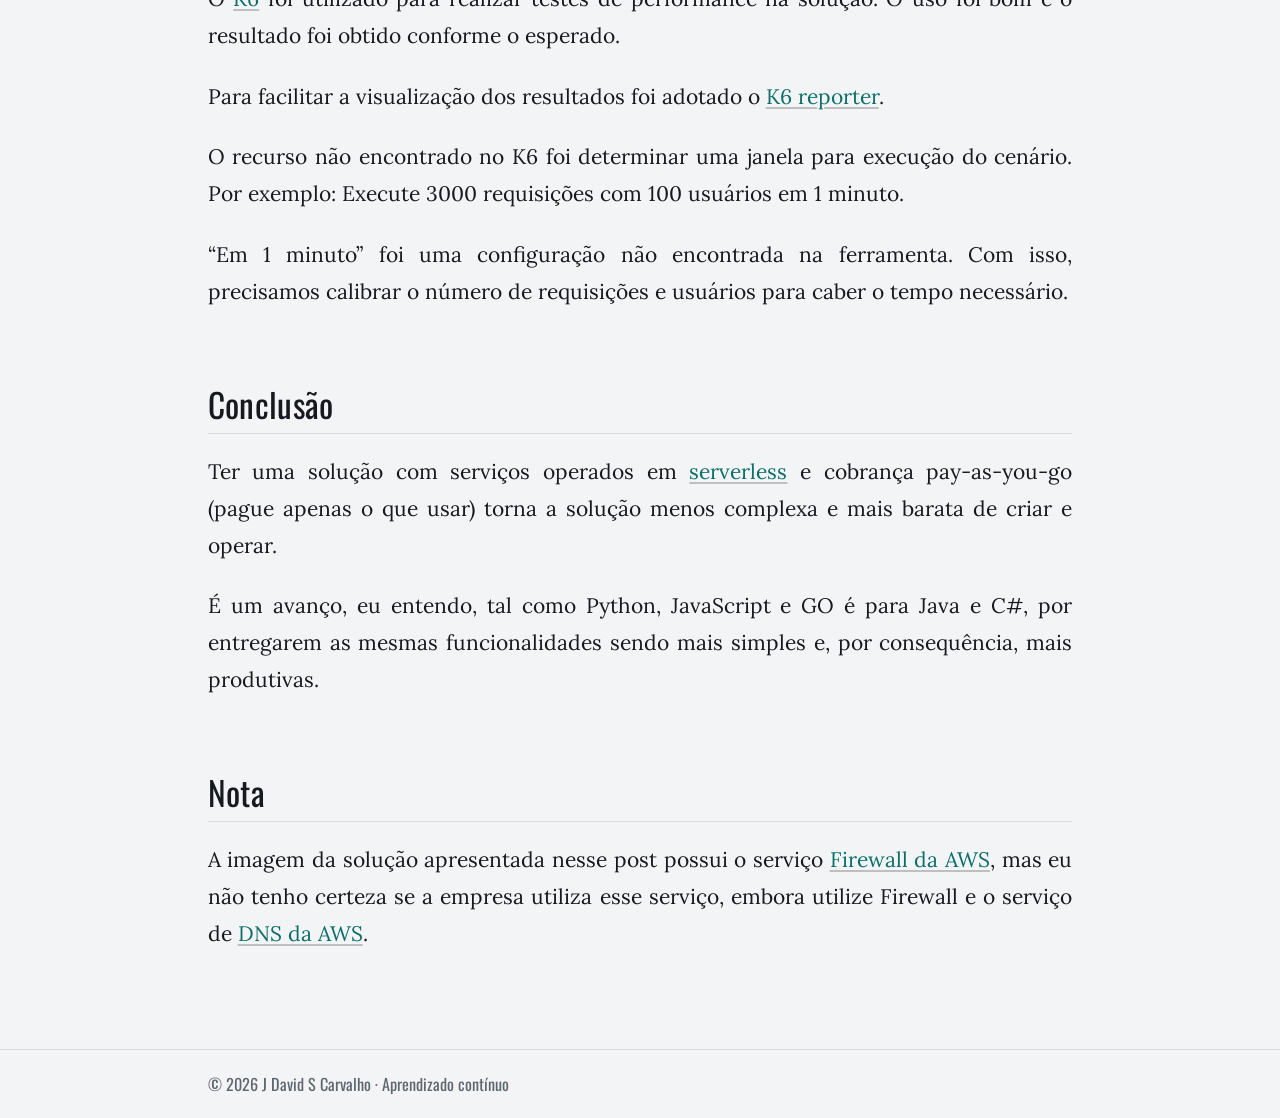
<file: 8-gcp/index.html>
<!doctype html>
<html lang="pt-BR">
<head>
<meta charset="utf-8">
<meta name="viewport" content="width=device-width, initial-scale=1">
<title>8 observações de uma grande solução de dados na GCP - J David S Carvalho</title>
<script>(function(){try{var t=localStorage.getItem('jdsc-theme');if(t==='light'||t==='dark')document.documentElement.setAttribute('data-theme',t);}catch(e){}})();</script>
<link rel="preconnect" href="https://fonts.googleapis.com"><link rel="preconnect" href="https://fonts.gstatic.com" crossorigin>
<link href="https://fonts.googleapis.com/css2?family=Lora:ital,wght@0,400;0,700;1,400&family=Oswald:wght@400;500&family=IBM+Plex+Mono:wght@400;500&display=swap" rel="stylesheet">
<link rel="stylesheet" href="../style.css">
<meta name="description" content="Em 2022, fui chamado para participar de um projeto cujo os indicadores não estavam bons. Eu precisei atuar em vários papéis, inclusive não-técnico, para…">
<link rel="canonical" href="https://jdsc.me/8-gcp/">
<link rel="icon" href="data:image/svg+xml,%3Csvg xmlns='http://www.w3.org/2000/svg' viewBox='0 0 64 64'%3E%3Crect width='64' height='64' rx='12' fill='%230d0c0a'/%3E%3Ctext x='32' y='47' font-family='Georgia,serif' font-size='42' font-weight='700' text-anchor='middle' fill='%23f0b04a'%3EJ%3C/text%3E%3C/svg%3E">
<meta property="og:type" content="article">
<meta property="og:site_name" content="J David S Carvalho">
<meta property="og:locale" content="pt_BR">
<meta property="og:title" content="8 observações de uma grande solução de dados na GCP">
<meta property="og:description" content="Em 2022, fui chamado para participar de um projeto cujo os indicadores não estavam bons. Eu precisei atuar em vários papéis, inclusive não-técnico, para…">
<meta property="og:url" content="https://jdsc.me/8-gcp/">
<meta property="og:image" content="https://jdsc.me/assets/uploads/2023/01/cerc.drawio.png">
<meta property="og:image:alt" content="8 observações de uma grande solução de dados na GCP">
<meta property="og:image:width" content="1425">
<meta property="og:image:height" content="990">
<meta name="twitter:card" content="summary_large_image">
<meta name="twitter:image" content="https://jdsc.me/assets/uploads/2023/01/cerc.drawio.png">
</head>
<body class="kind-post">
<header class="site-header"><div class="col">
  <a class="brand" href="../"><b>jdsc</b>/registros</a>
  <nav><a href="../cv.pdf">Currículo</a><a href="../42-livros/">Livros</a><button class="theme-toggle" id="theme-toggle" type="button" aria-label="Alternar modo claro/escuro" title="Alternar claro/escuro"><span aria-hidden="true">☾</span></button>
<script>(function(){var b=document.getElementById('theme-toggle'),r=document.documentElement;
function cur(){var t=r.getAttribute('data-theme');if(t)return t;return window.matchMedia&&matchMedia('(prefers-color-scheme: dark)').matches?'dark':'light';}
function paint(){b.firstChild.textContent=cur()==='dark'?'\u2600':'\u263E';}
b.addEventListener('click',function(){var n=cur()==='dark'?'light':'dark';r.setAttribute('data-theme',n);try{localStorage.setItem('jdsc-theme',n);}catch(e){}paint();});
paint();})();</script></nav>
</div></header>
<section class="col intro">
  <div class="intro-text">
    <h1 class="intro-name">J David S Carvalho</h1>
    <p class="intro-role">Staff Software Engineer</p>
    <p class="intro-lede">Registros de engenharia de software: o contexto de cada projeto, o que foi decidido e o que aprendi.</p>
  </div>
  <img class="intro-photo" src="../assets/avatar.jpg" alt="Foto de J David S Carvalho" width="460" height="460">
</section>
<main class="col content">
  <nav class="toc" id="toc" hidden><p class="toc-title">Seções</p><ol></ol></nav>
  <article class="entry entry-post"><header class="entry-header"><p class="record"><span class="record-id">REG-005</span> <span class="record-status">aceito</span></p><h1 class="entry-title">8 observações de uma grande solução de dados na GCP</h1><p class="meta"><time datetime="2023-01-15">15 de janeiro de 2023</time></p></header><div class="entry-content"><p>Em 2022, fui chamado para participar de um projeto cujo os indicadores não estavam bons. Eu precisei atuar em vários papéis, inclusive não-técnico, para entregar a contribuição que o projeto precisava.</p>
<p>Após meses de muito trabalho de várias pessoas competentes, o produto entrou em produção, a empresa obteve <span>90%+ de economia</span> em custo de infraestrutura tecnológica e obteve feedback positivo de seu principal cliente.</p>
<p>Abaixo, a solução técnica em linguagem livre. Omiti algumas relações e componentes porque não são necessários para esse post. Clique na imagem para expandir.</p>
<figure class="wp-caption aligncenter" id="attachment_151"><a href="../assets/uploads/2023/01/cerc.drawio.png"><img alt="" class="wp-image-151 size-large" height="711" loading="lazy" src="../assets/uploads/2023/01/cerc.drawio.png" width="1024"/></a><figcaption class="wp-caption-text" id="caption-attachment-151">Clique na imagem para expandir</figcaption></figure>
<p>À seguir, as observações dessa solução.</p>
<h2 id="1-cloud-run-um-servi-o-excelente-para-os-seus-caso">1. Cloud Run é um serviço excelente para os seus casos de uso previstos<a aria-label="Link para esta seção" class="anchor" href="#1-cloud-run-um-servi-o-excelente-para-os-seus-caso">#</a></h2>
<p>Cloud Run é um serviço que proporciona produtividade porque a única exigência dele é o endereço do contêiner no qual possui o código-fonte. Para uma aplicação empresarial, claro, é fundamental definir outras importantes configurações.</p>
<p>Após o deploy, o serviço codificado encontra-se exposto por uma URL gerada pela GCP, com HTTPS, com auto-scaling e com load balacing. De fato, impressionante e curioso para um <em>old like me</em>.</p>
<p>Em busca de entender como esse serviço funciona, é possível observar que o YAML gerado pelo deploy possui um apiVersion do <a href="https://www.redhat.com/pt-br/topics/microservices/what-is-knative" rel="noopener" target="_blank">Knative</a>. Sendo assim, tornou-se claro que o auto-scaling e load balacing são fornecidos pela parceria Knative e Kubernetes.</p>
<p>É importante atentar aos limites do serviço que pretende utilizar, em especial em uma prova de conceito. Cloud Run, nesse momento, entre seus <a href="https://cloud.google.com/run/quotas?hl=pt-br" rel="noopener" target="_blank">limites</a> existem máximo de vCPU em 8, máximo de memória em 32 GB e tempo máximo de execução em 1 hora.</p>
<p>O <a href="https://aws.amazon.com/pt/apprunner/" rel="noopener" target="_blank">App Runner</a>, que é o serviço similar na AWS, entre os <a href="https://docs.aws.amazon.com/apprunner/latest/api/API_InstanceConfiguration.html" rel="noopener" target="_blank">limites</a> existem máximo de vCPU em 2, máximo de memória em 4 GB e tempo máximo de execução não encontrado. Nota-se que é disponível na AWS menos recursos. No entanto, acredito que para a maioria dos casos de usos são recursos suficientes.</p>
<p>Importante notar que a funcionalidade <a href="https://knative.dev/docs/serving/autoscaling/scale-to-zero/" rel="noopener" target="_blank">scale-to-zero</a> existe no Cloud Run, mas não existe no App Runner. Há uma <a href="https://github.com/aws/apprunner-roadmap/issues/9" rel="noopener" target="_blank">issue</a>, nesse momento aberta, para esclarescer isso. Em outras palavras, não é possível fazer um deploy com App Runner informando que pode haver zero instância disponível. É possível no Cloud Run.</p>
<p>A solução apresentada nesse post que escrevo possui 20+ Cloud Run. A maioria pode possuir zero instância disponível porque o tempo de cold start não é um problema para eles. Isso gera uma enorme economia financeira de infraestrutura.</p>
<p>Infelizmente, nesse momento, não é possível obter o mesmo na AWS. De qualquer forma, o <a href="https://aws.amazon.com/pt/apprunner/pricing/" rel="noopener" target="_blank">custo para manter uma instância disponível todos os dias</a> não deverá ser um problema para a maioria das empresas.</p>
<p>Outra desvantagem do App Runner é que, nesse momento, não é possível hospedar a aplicação no Brasil. Se baixa latência é um requisito não-funcional do projeto e os usuários estão no Brasil, atente-se para isso.</p>
<p>Voltando ao Cloud Run, o seu limite de memória e tempo exigiram que fizéssemos mudanças na solução. Isso é descrito no tópico à seguir.</p>
<h2 id="2-solu-es-para-os-limites-do-cloud-run">2. Soluções para os limites do Cloud Run<a aria-label="Link para esta seção" class="anchor" href="#2-solu-es-para-os-limites-do-cloud-run">#</a></h2>
<p>Infelizmente, não houve tempo para verificar o uso do Dataproc ou Dataflow para a principal funcionalidade da solução – injestão de dados. Por isso, para essa funcionalidade, Cloud Run foi usado.</p>
<p>Ao ter conhecimento sobre o tamanho máximo de um arquivo a ser importado, foi observado que o limite máximo para processamento, definido em 1 hora, não é suficiente.</p>
<p>A solução para contornar esse limite foi alterar um componente para dividir o arquivo em pedaços com tamanho previamente definido e fazer a pipeline processar os pedaços em vez do arquivo principal.</p>
<p>Ao ter conhecimento sobre o tamanho máximo de um arquivo a ser exportado, foi observado que o limite máximo de memória, definido em 32 GB, não é suficiente. Isso foi identificado porque o <a href="https://cloud.google.com/run/docs/container-contract?hl=pt-br#filesystem" rel="noopener" target="_blank">sistema de arquivo do Cloud Run é na memória</a>. Portanto, gravar nele usa a memória da instância do contêiner.</p>
<p>A solução para contornar esse limite foi usar o serviço <a href="https://cloud.google.com/filestore/docs?hl=pt-br" rel="noopener" target="_blank">Filestore</a> que é um <a href="https://pt.wikipedia.org/wiki/Network_File_System" rel="noopener" target="_blank">NFS</a>. Cria-se a instância Filestore e associa-se no Cloud Run, conforme <a href="https://cloud.google.com/run/docs/tutorials/network-filesystems-filestore?hl=pt-br" rel="noopener" target="_blank">esses passos</a>. Com isso, altera-se o código-fonte da exportação para passar a utilizar esse novo disco que pode possuir <a href="https://cloud.google.com/filestore/docs/limits" rel="noopener" target="_blank">até 100 terabytes</a>.</p>
<p>Se diminuir custo é uma prioridade e a aplicação pode executar por mais alguns minutos, é possível <a href="https://cloud.google.com/filestore/docs/reference/rest/v1/projects.locations.instances/create" rel="noopener" target="_blank">criar</a> e <a href="https://cloud.google.com/filestore/docs/reference/rest/v1/projects.locations.instances/delete" rel="noopener" target="_blank">destruir</a> a instância Filestore em tempo de execução e paga-se somente pelo uso.</p>
<h2 id="3-pub-sub-um-bom-servi-o-mas-n-o-evidente-em-falha">3. Pub/Sub é um bom serviço, mas não evidente em falha<a aria-label="Link para esta seção" class="anchor" href="#3-pub-sub-um-bom-servi-o-mas-n-o-evidente-em-falha">#</a></h2>
<p>O serviço Pub/Sub foi adotado na solução para criar um controle de repetição e desacoplar componentes. Como para esse último uso não era de fato necessário, mas imposto infelizmente, vou descrever sobre o primeiro uso.</p>
<p>A criação de um <a href="https://cloud.google.com/pubsub/docs/handling-failures?hl=pt-br" rel="noopener" target="_blank">controle de repetição</a> foi necessário porque o Cloud Run poderia não processar alguma requisição com sucesso por, principalmente, atingir o máximo de instância configurada em execução.</p>
<p>Esse sistema foi configurado para realizar até X tentativas com uma determinada espera exponencial e, caso o número de tentativas for atingido, enviar para uma DLQ para tratamento manual.</p>
<p>A criação de um <a href="https://cloud.google.com/pubsub/docs/flow-control?hl=pt-br" rel="noopener" target="_blank">controle de fluxo</a>, nesse momento, foi implementado por uma solução <em>in house</em>. No entanto, pode-se adotar o Pub/Sub, conforme link acima.</p>
<p>Independente do serviço ou solução adotada(o), é fundamental ter esses dois controles se o requisito não-funcional informa pico de requisições e o auto-scaling da infraestrutura não poderá atender, por qualquer motivo (economia de custo com infraestrutura, limitação de conexões ou gerencimento de conexões com banco de dados, limitação de rede, entre outros).</p>
<p>Além disso, também é importante realizar testes de performance em ambiente não-produtivo para simular os cenários de produção e calibrar as configurações desses controles.</p>
<p>Havia uma versão da solução que usada o Pub/Sub em um ponto que gerava falha em um cenário específico. O Pub/Sub não informa se enviou a mensagem e o Cloud Run, remetente, não informa que recebeu. A mensagem simplesmente se perdia.</p>
<p>Infelizmente, a solução foi substituir o Pub/Sub nesse ponto por uma chamada http com repetição codificada. Caso atinja o limite de repetição, envia-se para uma DLQ para tratamento manual.</p>
<h2 id="4-bigquery-um-excelente-servi-o-se-baixa-lat-ncia-">4. BigQuery é um excelente serviço se baixa latência para consulta não é requisito<a aria-label="Link para esta seção" class="anchor" href="#4-bigquery-um-excelente-servi-o-se-baixa-lat-ncia-">#</a></h2>
<p>O <a href="https://cloud.google.com/bigquery?hl=pt-br" rel="noopener" target="_blank">BigQuery</a> foi adotado na solução porque</p>
<ul>
<li>os casos de uso de processamento são OLAP,</li>
<li>quantidade estimada de dados armazenados é alta,</li>
<li>o tempo para inserção de dados é satisfatória,</li>
<li>não existirão centenas de consultas em segundos que exigem resposta em milissegundos,</li>
<li>custo baixo para armazenamento e</li>
<li>o <a href="https://www.youtube.com/watch?v=DAPiUo3sAFA" rel="noopener" target="_blank">tempo de consulta em alto volume de dados</a> é assustadoramente eficiente.</li>
</ul>
<p>Sobre esse serviço, ocorreram dois problemas: <a href="https://cloud.google.com/bigquery/quotas#queued_mutating_dml_per_table" rel="noopener" target="_blank">Exceder o máximo de DML em fila</a> e obter tempo inesperado em UPDATE.</p>
<p>O primeiro problema foi resolvido diminuindo o máximo de instâncias em paralelo dos Cloud Run que utilizam BigQuery.</p>
<p>O segundo problema foi resolvido alterando o conjunto de UPDATEs por uma única instrução UPDATE [FROM] e UNION ALL.</p>
<p>Por se tratar de um projeto de dados e uso de <a href="https://cloud.google.com/bigquery/docs/nested-repeated" rel="noopener" target="_blank">colunas aninhadas e repetidas</a>, a escrita de SQL foi intensiva. <a href="https://cloud.google.com/bigquery/docs/reference/standard-sql/query-syntax" rel="noopener" target="_blank">Clásulas</a> e <a href="https://cloud.google.com/bigquery/docs/reference/standard-sql/functions-and-operators" rel="noopener" target="_blank">funções</a> tais como WITH, ARRAY_AGG, STRUCT, UNNEST, SELECT AS STRUCT, <a href="https://cloud.google.com/bigquery/docs/reference/standard-sql/dml-syntax#from_keyword" rel="noopener" target="_blank">UPDATE [FROM]</a>, <a href="https://cloud.google.com/bigquery/docs/reference/standard-sql/other-statements#export_data_statement" rel="noopener" target="_blank">EXPORT DATA</a>, e resolver cenários complexos por meio de SQL para deixar a carga de trabalho para o BigQuery fez parte da rotina de trabalho.</p>
<p>Para diminuir ao máximo a carga de trabalho em consultas, as tabelas possuem <a href="https://cloud.google.com/bigquery/docs/partitioned-tables" rel="noopener" target="_blank">partições</a> e <a href="https://cloud.google.com/bigquery/docs/clustered-tables" rel="noopener" target="_blank">clusters</a>.</p>
<p>A utilização do BigQuery, que passou a substiuir o sobrecarregado, e por isso caro, Postgres em uma versão antiga da solução, também foi causa da enorme economia de custo em infraestrutura.</p>
<h2 id="5-workflow-simples-e-entrega-o-que-necess-rio">5. Workflow é simples e entrega o que é necessário<a aria-label="Link para esta seção" class="anchor" href="#5-workflow-simples-e-entrega-o-que-necess-rio">#</a></h2>
<p>Foi necessário utilizar o serviço Workflow porque o Dataflow precisava realizar duas execuções em sequência.</p>
<p>Para isso, o Workflow foi configurado para chamar o Dataflow duas vezes em sequência repassando o conteúdo das variáveis definido no Scheduler.</p>
<p>A configuração foi realizada com a <a href="https://cloud.google.com/workflows/docs/reference/syntax" rel="noopener" target="_blank">sintaxe via YAML</a> e não tive grandes dificuldades.</p>
<h2 id="6-dataflow-bom-mas-possui-duas-personalidades">6. Dataflow é bom, mas possui duas personalidades<a aria-label="Link para esta seção" class="anchor" href="#6-dataflow-bom-mas-possui-duas-personalidades">#</a></h2>
<p>Após ler a documentação do Dataflow e Apache Beam, entendi que o Dataflow é o carro e o Beam o motor. Sendo assim, se funcionou na minha máquina, o mesmo código funcionará no Dataflow. Infelizmente, não foi assim.</p>
<p>Foram necessárias várias mudanças no código para que o mesmo passasse a executar via Dataflow. Após isso, os problemas não haviam terminado.</p>
<p>A pipeline codificada era parametrizada e para os valores serem reconhecidos em tempo de execução foi necessário alterar do <a href="https://cloud.google.com/dataflow/docs/guides/templates/creating-templates" rel="noopener" target="_blank">modelo clássico</a> para o <a href="https://cloud.google.com/dataflow/docs/guides/templates/using-flex-templates" rel="noopener" target="_blank">modelo flexível</a>.</p>
<p>A curva de aprendizado parecia inofensiva, mas foi longe disso. Mas, no final, o esforço foi compensado.</p>
<p>Os recursos de auto-scaling <a href="https://cloud.google.com/dataflow/docs/horizontal-autoscaling" rel="noopener" target="_blank">horizontal</a> e <a href="https://cloud.google.com/dataflow/docs/vertical-autoscaling" rel="noopener" target="_blank">vertical</a> são interessantes e devem ser configurados após simular cenários reais de produção em ambiente não-produtivo.</p>
<p>A imagem abaixo contém algumas métricas de um job do Dataflow usado para migrar dados do BigQuery para Datastore. Nele, é possível observar o uso de 1 worker e throughput próximo de 200 registros por segundo. Mais abaixo, é possível saber CPU e memória utilizados.</p>
<figure class="wp-caption aligncenter" id="attachment_476"><a href="../assets/uploads/2023/01/dataflow.jpg"><img alt="" class="wp-image-476 size-full" height="711" loading="lazy" src="../assets/uploads/2023/01/dataflow.jpg" width="1209"/></a><figcaption class="wp-caption-text" id="caption-attachment-476">Clique na imagem para expandir</figcaption></figure>
<h2 id="7-datastore-foi-o-servi-o-utilizado-para-baixa-lat">7. Datastore foi o serviço utilizado para baixa latência em consulta<a aria-label="Link para esta seção" class="anchor" href="#7-datastore-foi-o-servi-o-utilizado-para-baixa-lat">#</a></h2>
<p>O uso do Scheduler, Workflow e Dataflow foi para copiar dados do BigQuery para Datastore no formato adequado para as consultas que exigem respostas em milissegundos em alto volume de requisições.</p>
<p>Desde que os dados para serem armazenados no Datastore estejam no formato esperado e o(s) index(es) previamente estudado(s) e criado(s), bastou armazená-los e encontravam-se prontos para consulta.</p>
<p>Foi utilizada uma chave única para cada entidade inserida no Datastore. Sendo assim, por meio da API do Apache Beam para Datastore, foi possível utilizar <a href="https://cloud.google.com/datastore/docs/samples/datastore-upsert" rel="noopener" target="_blank">upsert</a>.</p>
<p>Foi necessário desabilitar o flag <a href="https://beam.apache.org/releases/pydoc/2.34.0/apache_beam.io.gcp.datastore.v1new.datastoreio.html" rel="noopener" target="_blank">throttle_rampup</a> para que a escrita de dados no Datastore por meio da API do Apache Beam fosse satisfatória dada a volumetria de produção e tempo esperado para execução da pipeline.</p>
<p>O Datastore foi escolhido, ao invés do Firestore, porque <a href="https://cloud.google.com/datastore/docs/firestore-or-datastore#choosing_a_database_mode" rel="noopener" target="_blank">o throughput de gravação do Datastore é maior</a> se adequando mais ao caso de uso do projeto.</p>
<h2 id="8-k6-uma-boa-ferramenta-mas-n-o-implementa-um-caso">8. K6 é uma boa ferramenta, mas não implementa um caso de uso<a aria-label="Link para esta seção" class="anchor" href="#8-k6-uma-boa-ferramenta-mas-n-o-implementa-um-caso">#</a></h2>
<p>O <a href="https://k6.io/" rel="noopener" target="_blank">K6</a> foi utilizado para realizar testes de performance na solução. O uso foi bom e o resultado foi obtido conforme o esperado.</p>
<p>Para facilitar a visualização dos resultados foi adotado o <a href="https://github.com/benc-uk/k6-reporter" rel="noopener" target="_blank">K6 reporter</a>.</p>
<p>O recurso não encontrado no K6 foi determinar uma janela para execução do cenário. Por exemplo: Execute 3000 requisições com 100 usuários em 1 minuto.</p>
<p>“Em 1 minuto” foi uma configuração não encontrada na ferramenta. Com isso, precisamos calibrar o número de requisições e usuários para caber o tempo necessário.</p>
<h2 id="conclus-o">Conclusão<a aria-label="Link para esta seção" class="anchor" href="#conclus-o">#</a></h2>
<p>Ter uma solução com serviços operados em <a href="https://www.redhat.com/pt-br/topics/cloud-native-apps/what-is-serverless" rel="noopener" target="_blank">serverless</a> e cobrança pay-as-you-go (pague apenas o que usar) torna a solução menos complexa e mais barata de criar e operar.</p>
<p>É um avanço, eu entendo, tal como Python, JavaScript e GO é para Java e C#, por entregarem as mesmas funcionalidades sendo mais simples e, por consequência, mais produtivas.</p>
<h2 id="nota">Nota<a aria-label="Link para esta seção" class="anchor" href="#nota">#</a></h2>
<p>A imagem da solução apresentada nesse post possui o serviço <a href="https://aws.amazon.com/pt/network-firewall/" rel="noopener" target="_blank">Firewall da AWS</a>, mas eu não tenho certeza se a empresa utiliza esse serviço, embora utilize Firewall e o serviço de <a href="https://aws.amazon.com/pt/route53/" rel="noopener" target="_blank">DNS da AWS</a>.</p></div></article>
</main>
<footer class="site-footer"><div class="col"><p>© 2026 J David S Carvalho · Aprendizado contínuo</p></div></footer>
<script>(function(){var hs=document.querySelectorAll('.entry-content h2[id]'),t=document.getElementById('toc');if(hs.length<2)return;
var ol=t.querySelector('ol');hs.forEach(function(h){var li=document.createElement('li'),a=document.createElement('a');a.href='#'+h.id;
a.textContent=h.firstChild?h.firstChild.textContent.trim():h.textContent;li.appendChild(a);ol.appendChild(li);});
var hd=document.querySelector('.entry-header');if(hd)hd.after(t);t.hidden=false;})();</script>
<script>(function(){
var root=document.querySelector('.entry-content');if(!root)return;
var imgs=[].slice.call(root.querySelectorAll('img'));if(!imgs.length)return;
var imgRe=/\.(jpe?g|png|gif|webp|svg)(\?.*)?$/i;
var items=imgs.map(function(im){var a=im.closest('a[href]');var full=(a&&imgRe.test(a.getAttribute('href')))?a.href:im.currentSrc||im.src;
 var fig=im.closest('figure,.wp-caption');var fc=fig&&fig.querySelector('figcaption,.wp-caption-text');
 im.classList.add('zoomable');if(a&&imgRe.test(a.getAttribute('href')))a.classList.add('zoomable');
 return {el:im,src:full,cap:(fc&&fc.textContent.trim())||im.getAttribute('alt')||''};});
var ov,imgEl,capEl,cntEl,bClose,bPrev,bNext,cur=-1,opener=null;
function build(){ov=document.createElement('div');ov.className='lb';ov.hidden=true;ov.setAttribute('role','dialog');ov.setAttribute('aria-modal','true');ov.setAttribute('aria-label','Imagem ampliada');
 ov.innerHTML='<button type="button" class="lb-close" aria-label="Fechar">\u2715</button><button type="button" class="lb-nav lb-prev" aria-label="Anterior">\u2190</button><figure class="lb-fig"><img class="lb-img" alt=""><figcaption class="lb-cap"></figcaption></figure><button type="button" class="lb-nav lb-next" aria-label="Pr\u00f3xima">\u2192</button><div class="lb-count" aria-live="polite"></div>';
 document.body.appendChild(ov);imgEl=ov.querySelector('.lb-img');capEl=ov.querySelector('.lb-cap');cntEl=ov.querySelector('.lb-count');
 bClose=ov.querySelector('.lb-close');bPrev=ov.querySelector('.lb-prev');bNext=ov.querySelector('.lb-next');
 ov.addEventListener('click',function(e){if(e.target===ov||e.target.classList.contains('lb-fig'))closeUI();});
 bClose.addEventListener('click',closeUI);bPrev.addEventListener('click',function(){go(-1);});bNext.addEventListener('click',function(){go(1);});
 if(items.length<2){bPrev.hidden=bNext.hidden=cntEl.hidden=true;}}
function show(i){cur=(i+items.length)%items.length;var it=items[cur];imgEl.src=(it.el.dataset&&it.el.dataset.dark)?it.el.src:it.src;imgEl.alt=it.cap;capEl.textContent=it.cap;capEl.hidden=!it.cap;cntEl.textContent=(cur+1)+' / '+items.length;}
function go(d){if(items.length>1)show(cur+d);}
function open(i){if(!ov)build();opener=document.activeElement;show(i);ov.hidden=false;document.body.classList.add('lb-open');
 try{history.pushState({lb:1},'');}catch(e){}bClose.focus();}
function hide(){if(!ov||ov.hidden)return;ov.hidden=true;document.body.classList.remove('lb-open');imgEl.removeAttribute('src');if(opener&&opener.focus)opener.focus();}
function closeUI(){if(!ov||ov.hidden)return;if(history.state&&history.state.lb){history.back();}else hide();}
window.addEventListener('popstate',function(){hide();});
document.addEventListener('click',function(e){if(e.button||e.metaKey||e.ctrlKey||e.shiftKey)return;var t=e.target.closest&&e.target.closest('.entry-content img');if(!t)return;
 var i=imgs.indexOf(t);if(i<0)return;e.preventDefault();open(i);});
document.addEventListener('keydown',function(e){if(!ov||ov.hidden)return;
 if(e.key==='Escape'){e.preventDefault();closeUI();}else if(e.key==='ArrowLeft'){go(-1);}else if(e.key==='ArrowRight'){go(1);}
 else if(e.key==='Tab'){var f=[bClose,bPrev,bNext].filter(function(b){return !b.hidden;});var k=f.indexOf(document.activeElement);e.preventDefault();k=(k+(e.shiftKey?-1:1)+f.length)%f.length;f[k].focus();}});
var sx=null;document.addEventListener('touchstart',function(e){if(ov&&!ov.hidden)sx=e.touches[0].clientX;},{passive:true});
document.addEventListener('touchend',function(e){if(sx===null)return;var dx=e.changedTouches[0].clientX-sx;sx=null;if(Math.abs(dx)>60)go(dx<0?1:-1);},{passive:true});
})();
</script>
</body>
</html>
</file>
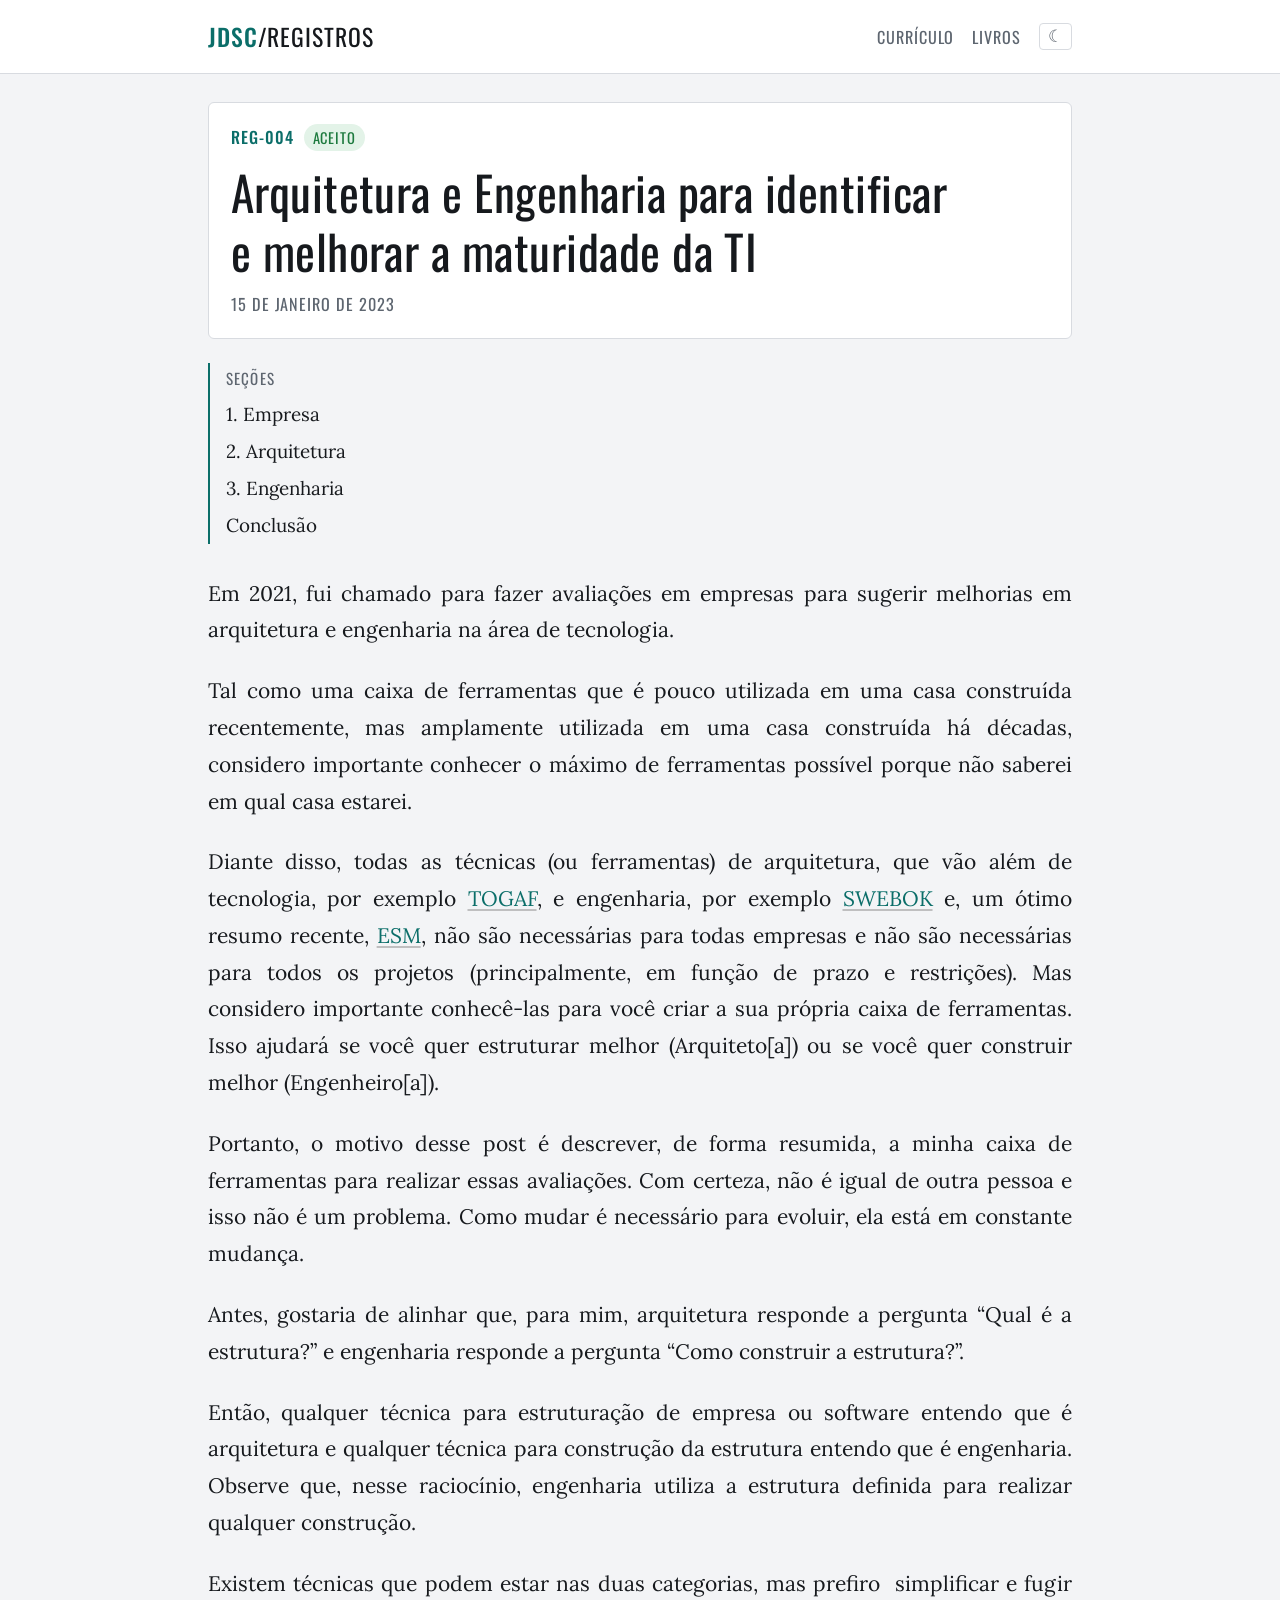
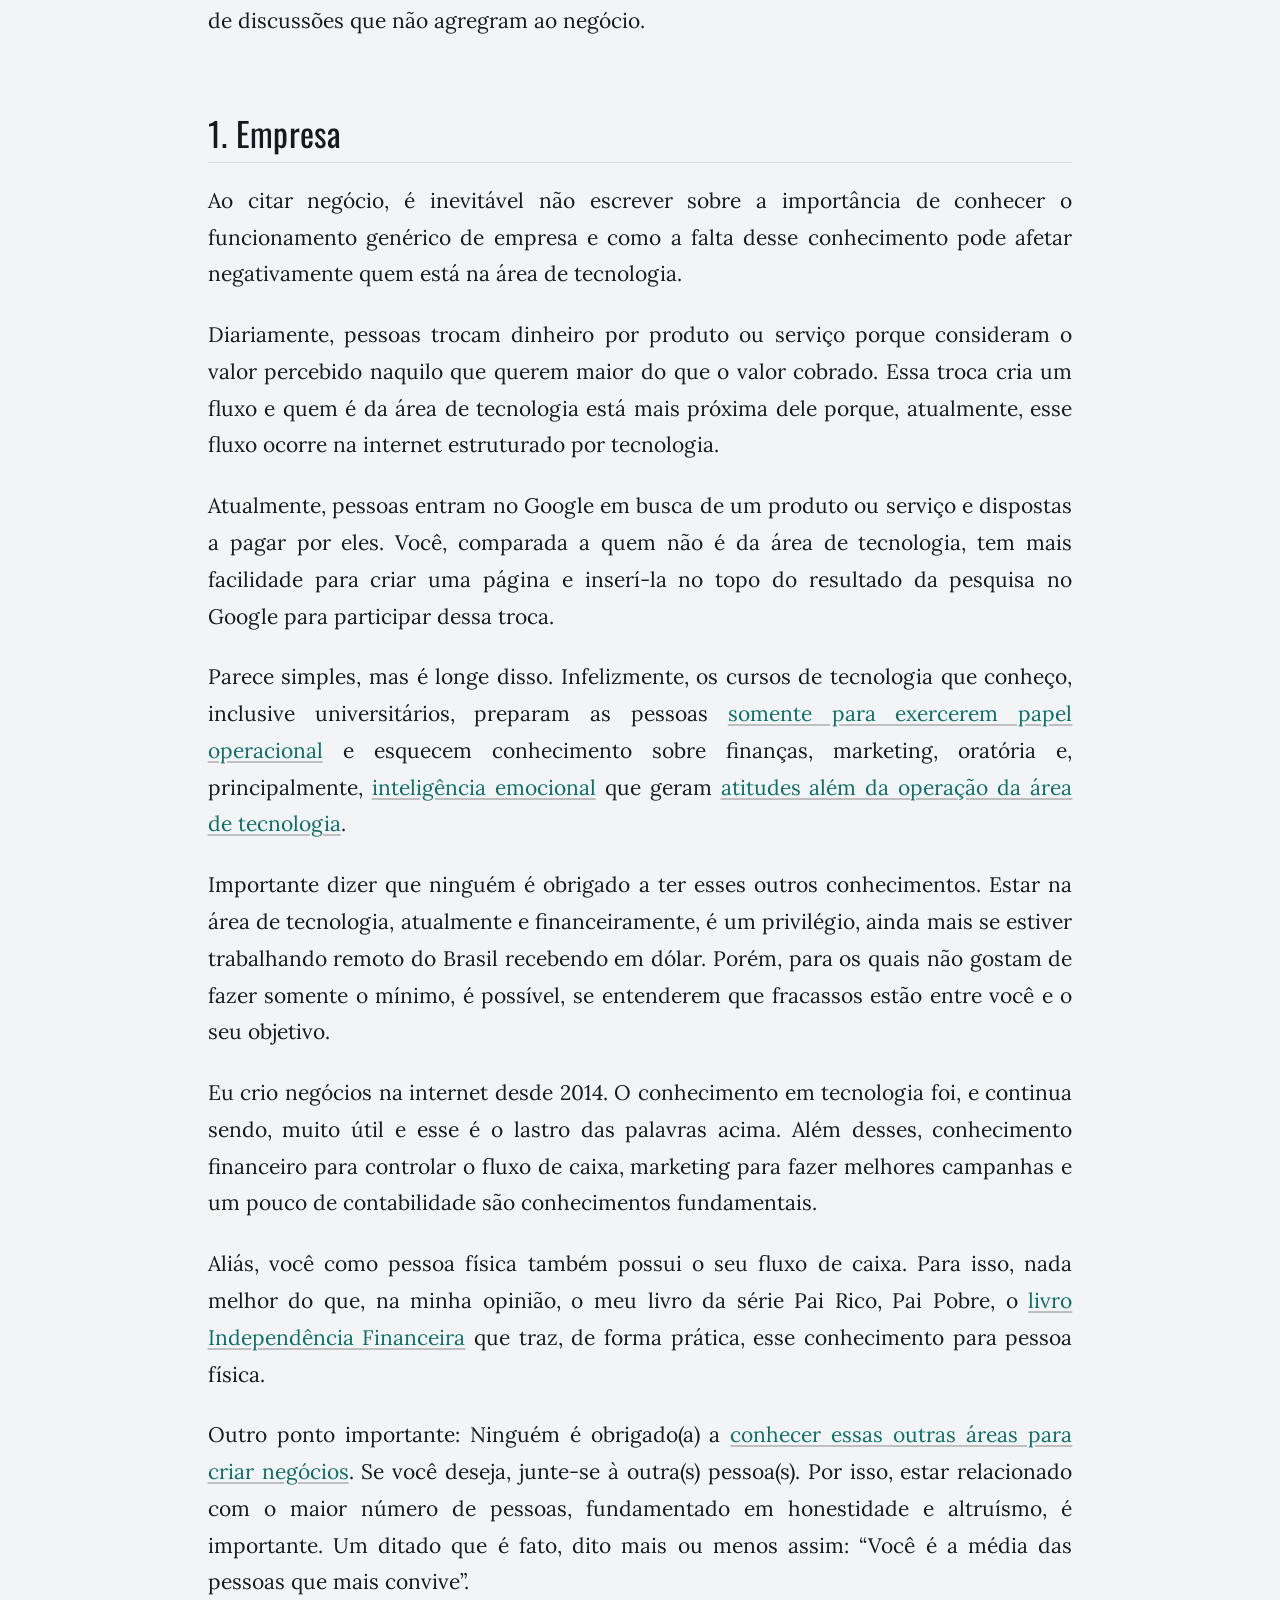
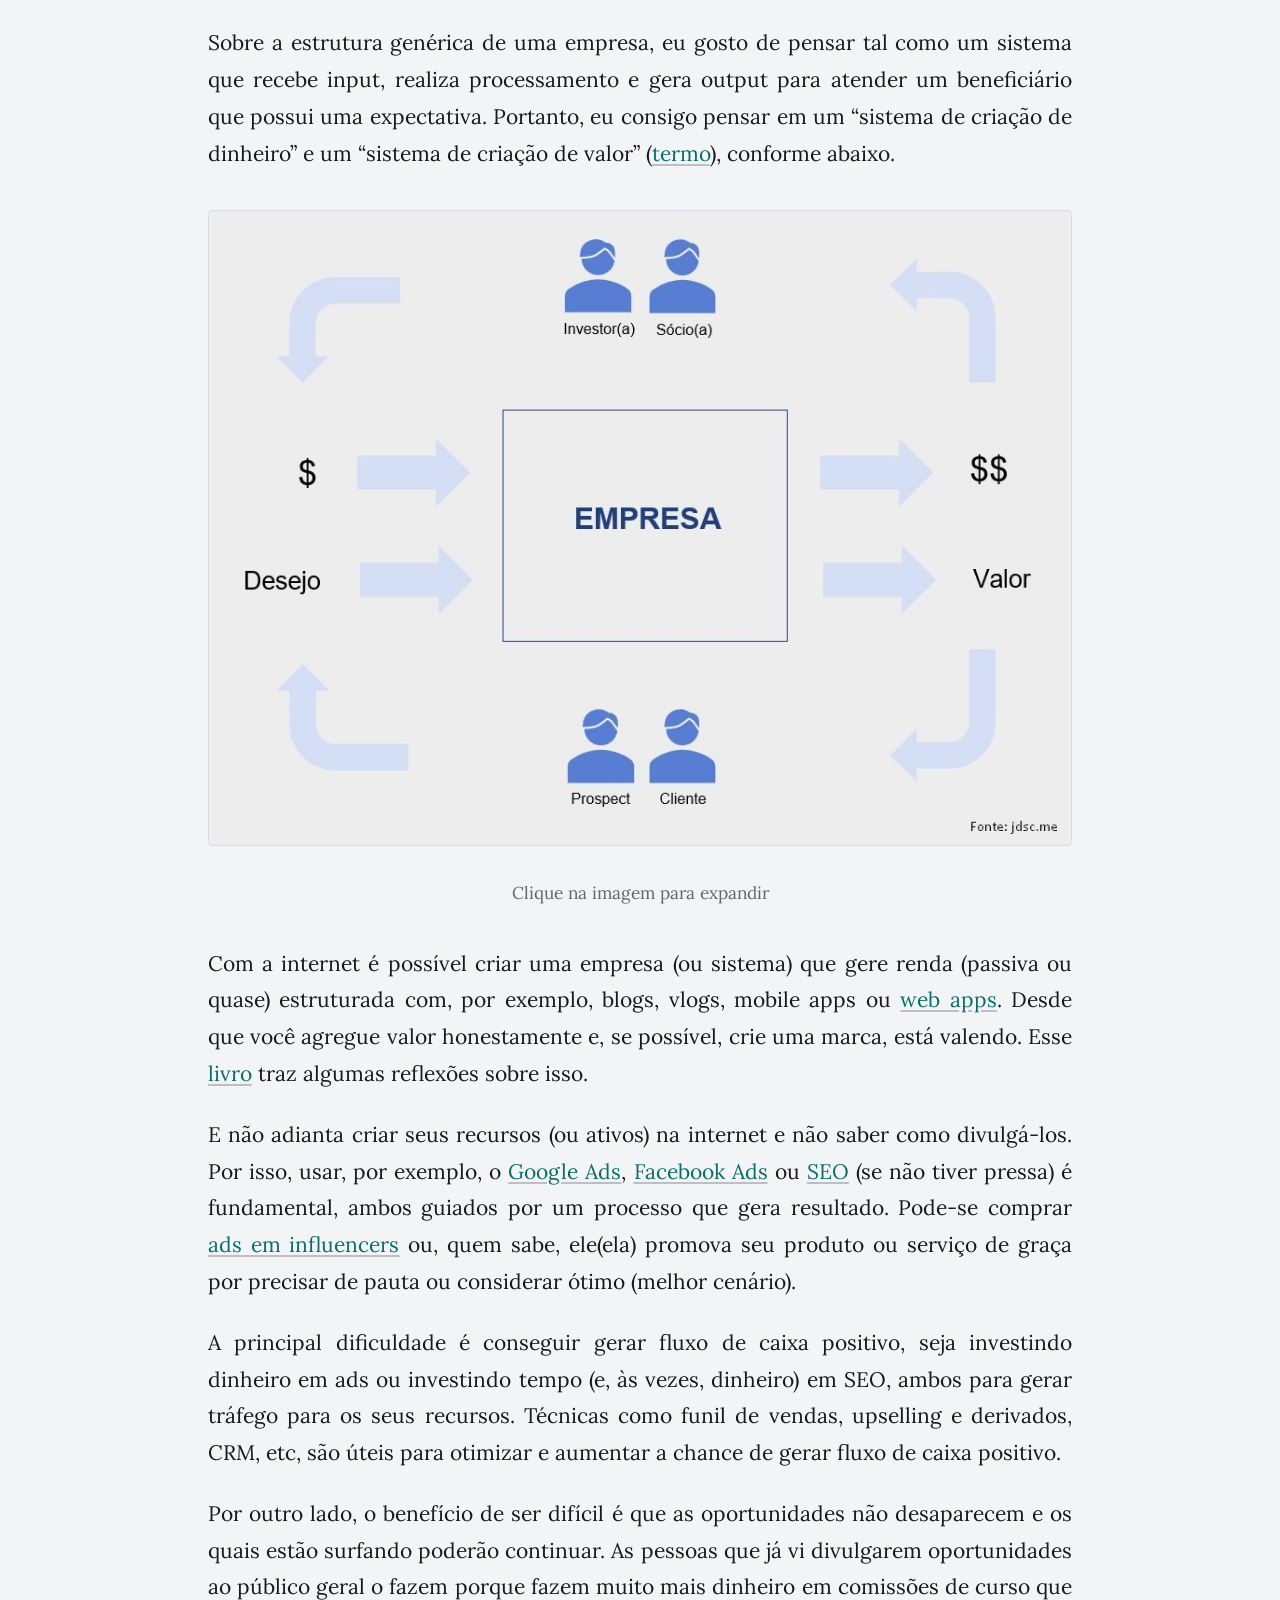
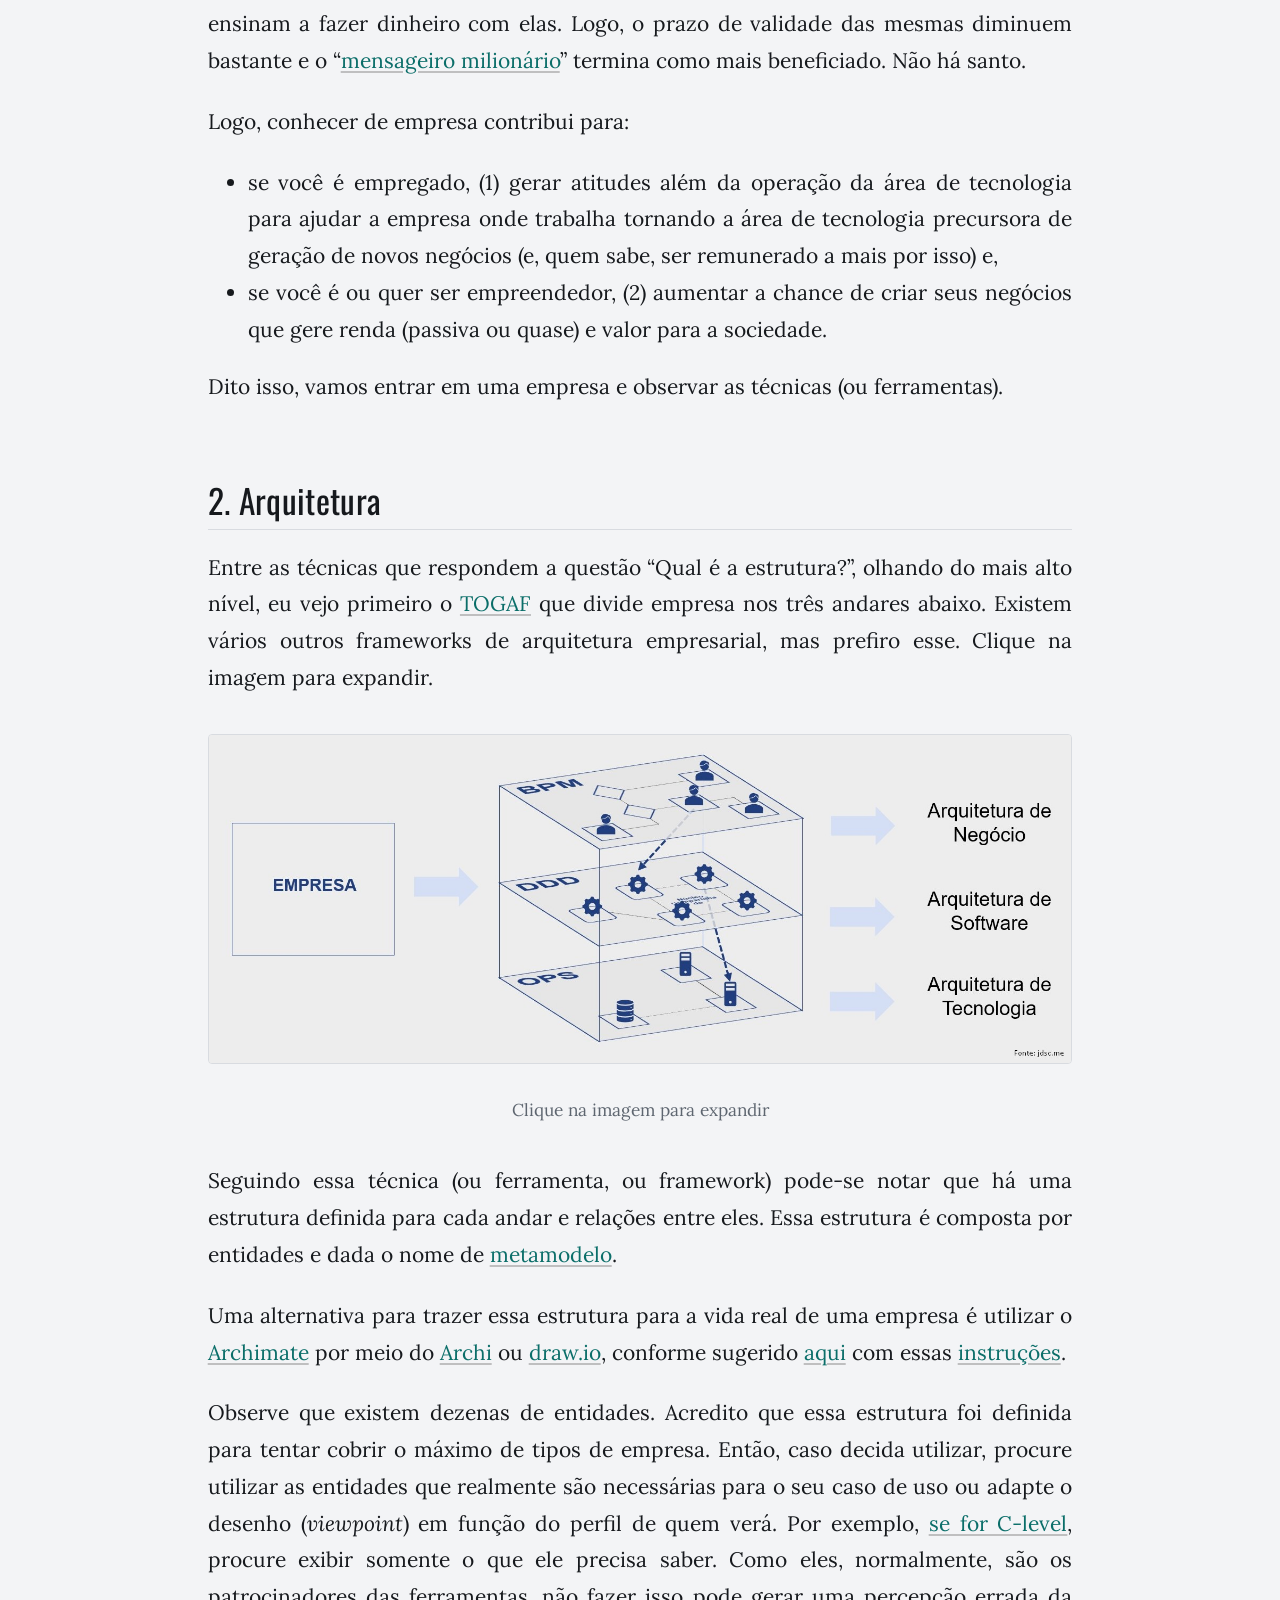
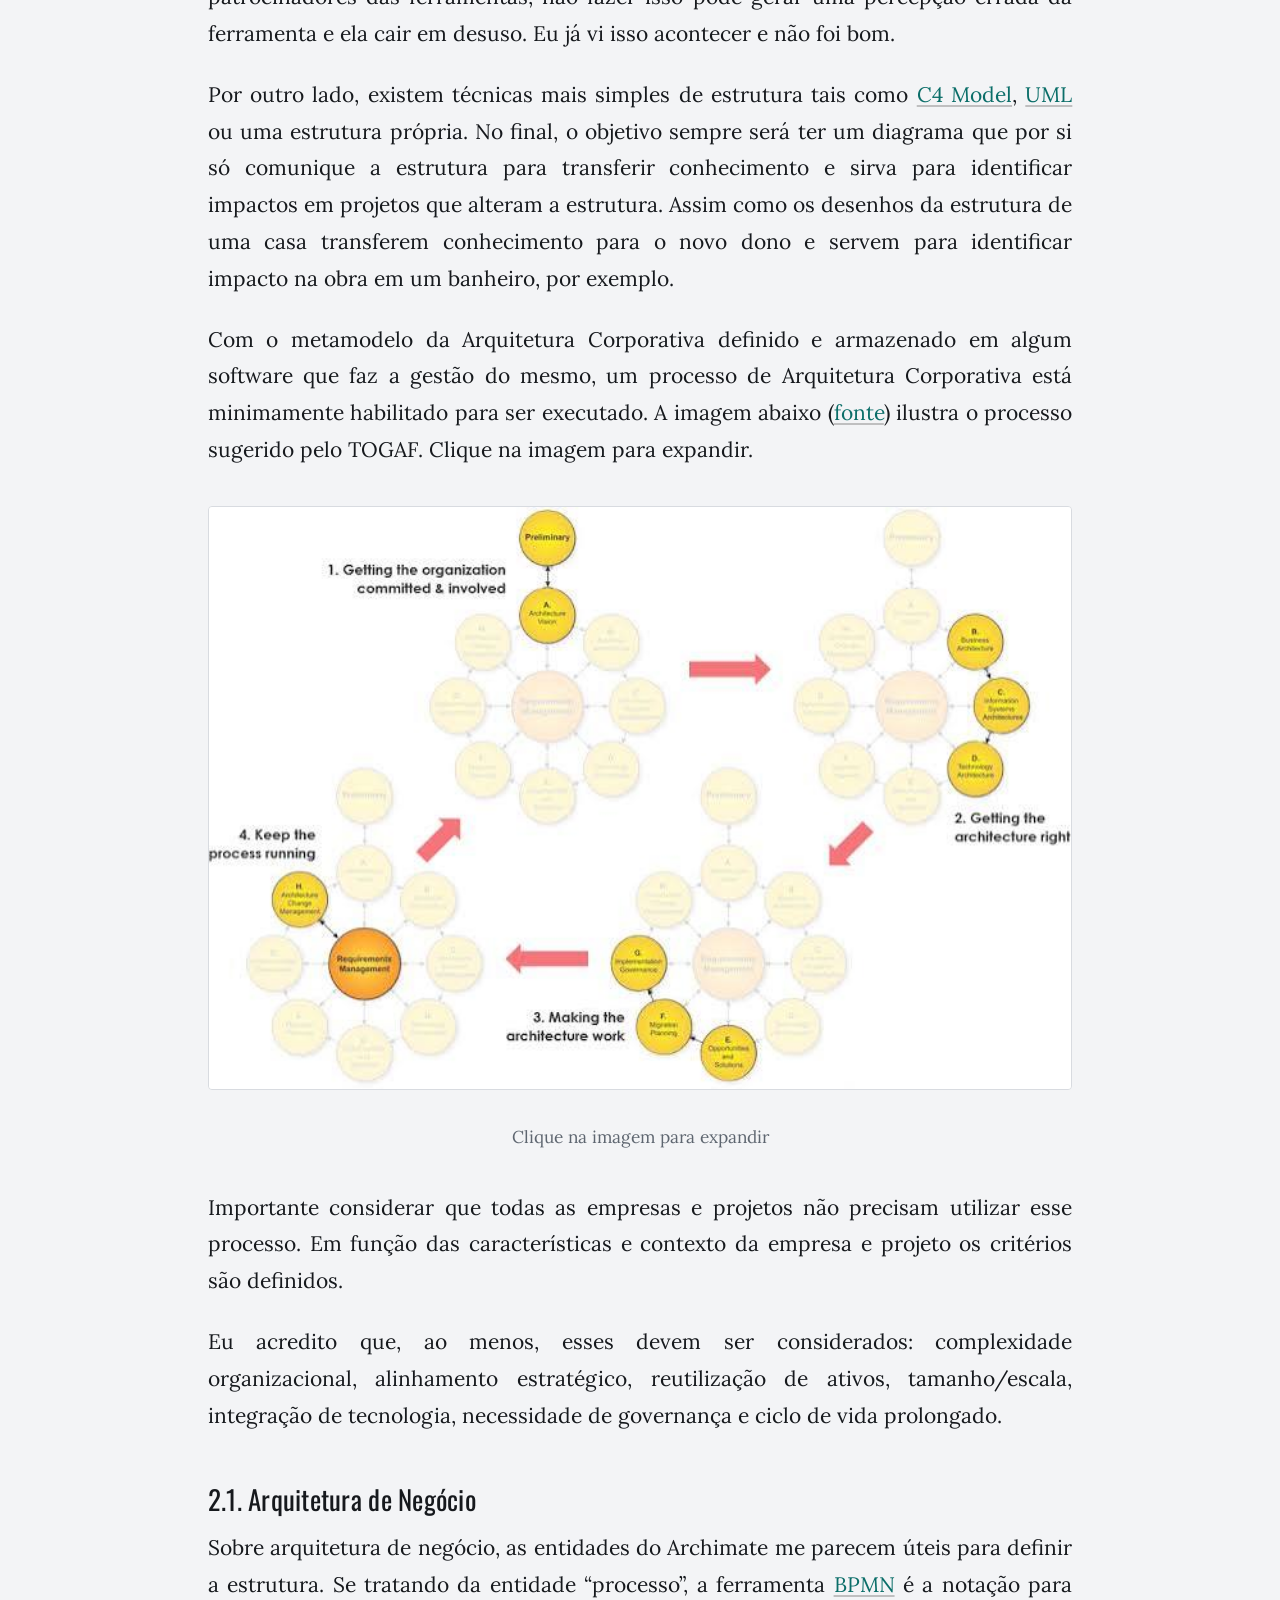
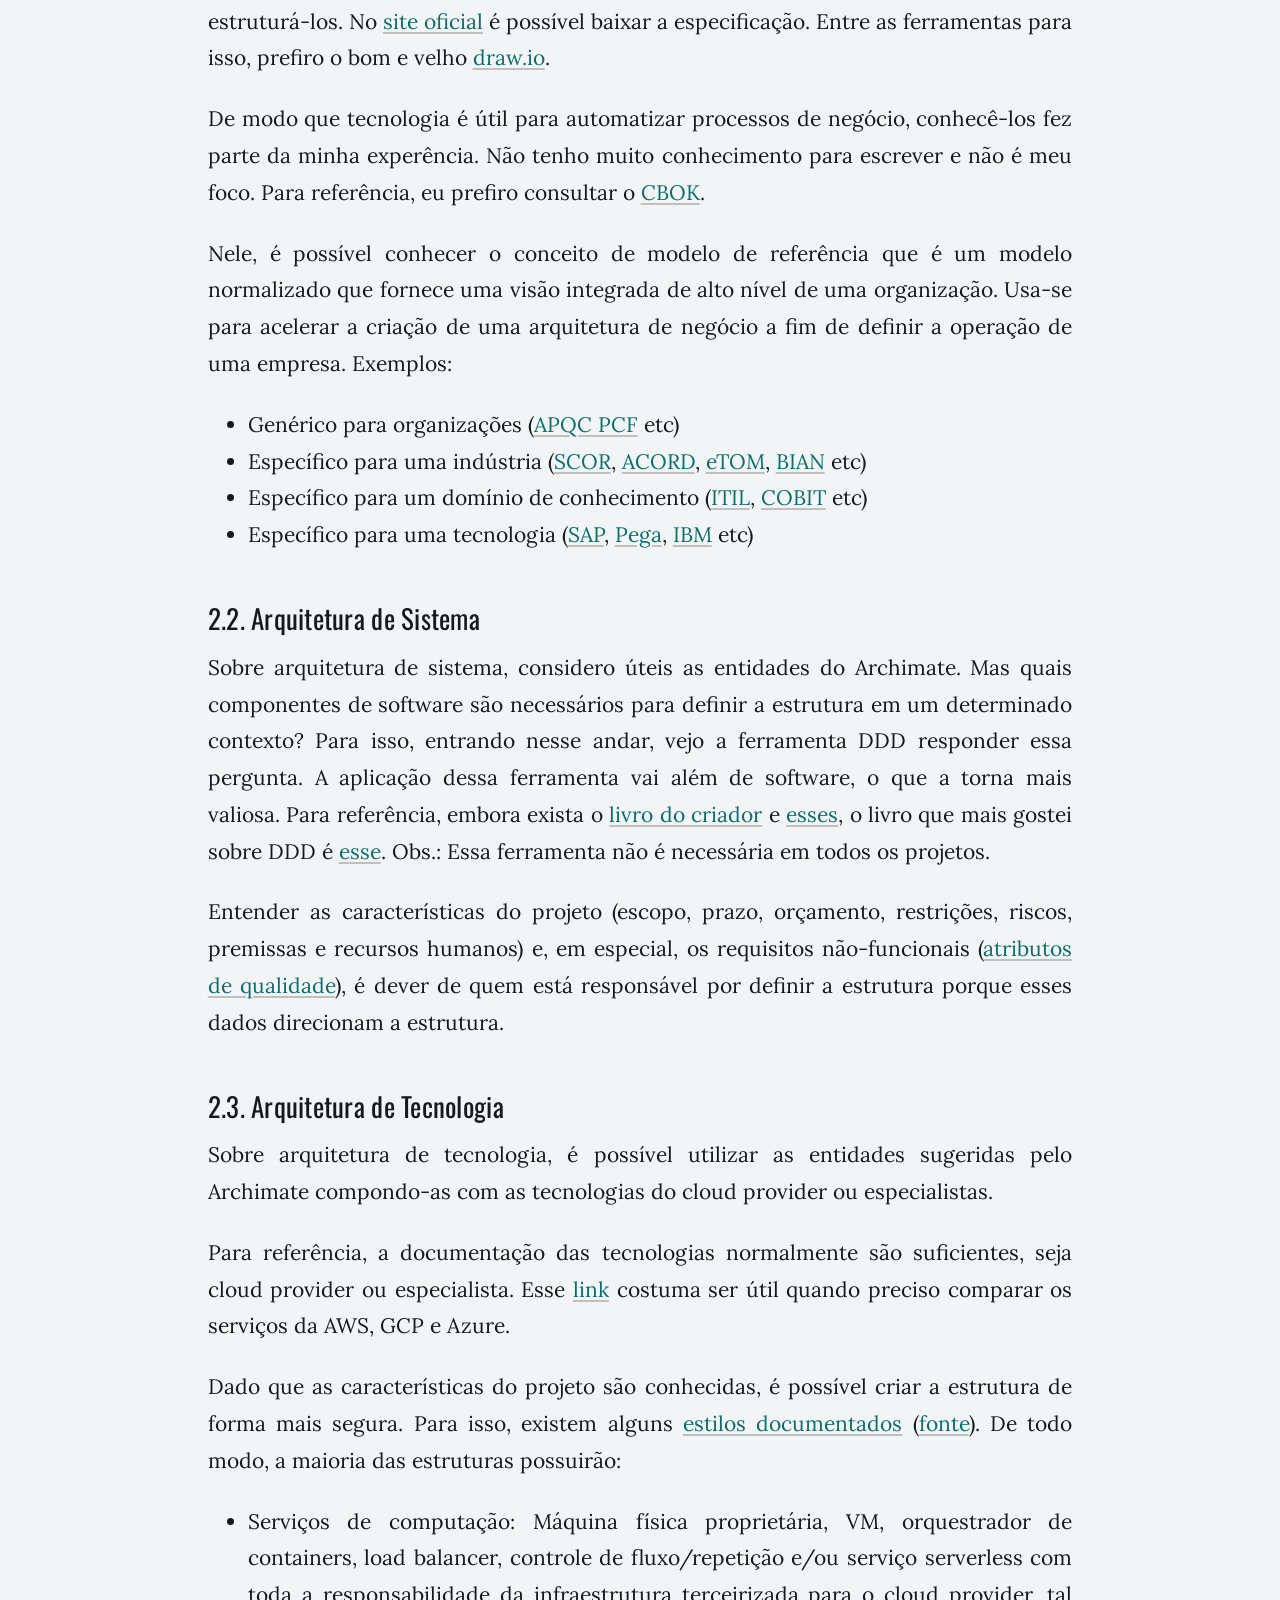
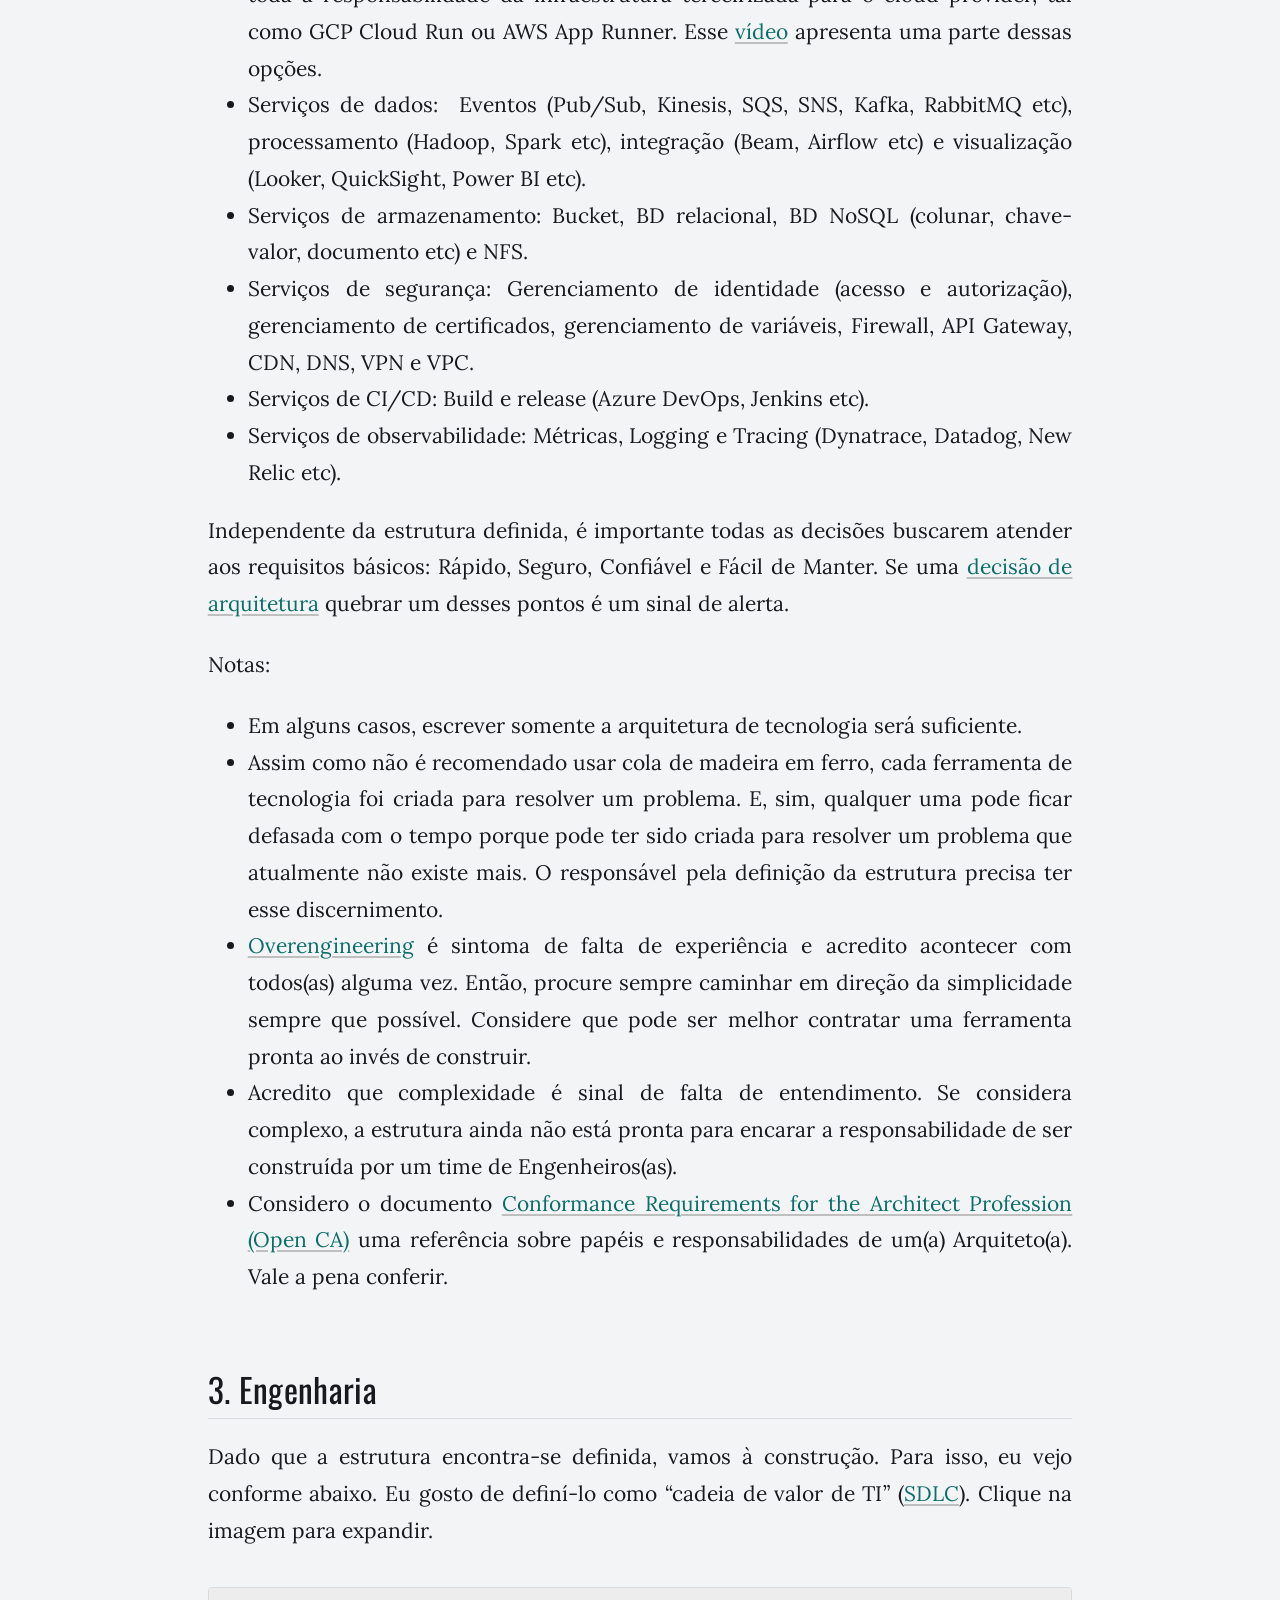
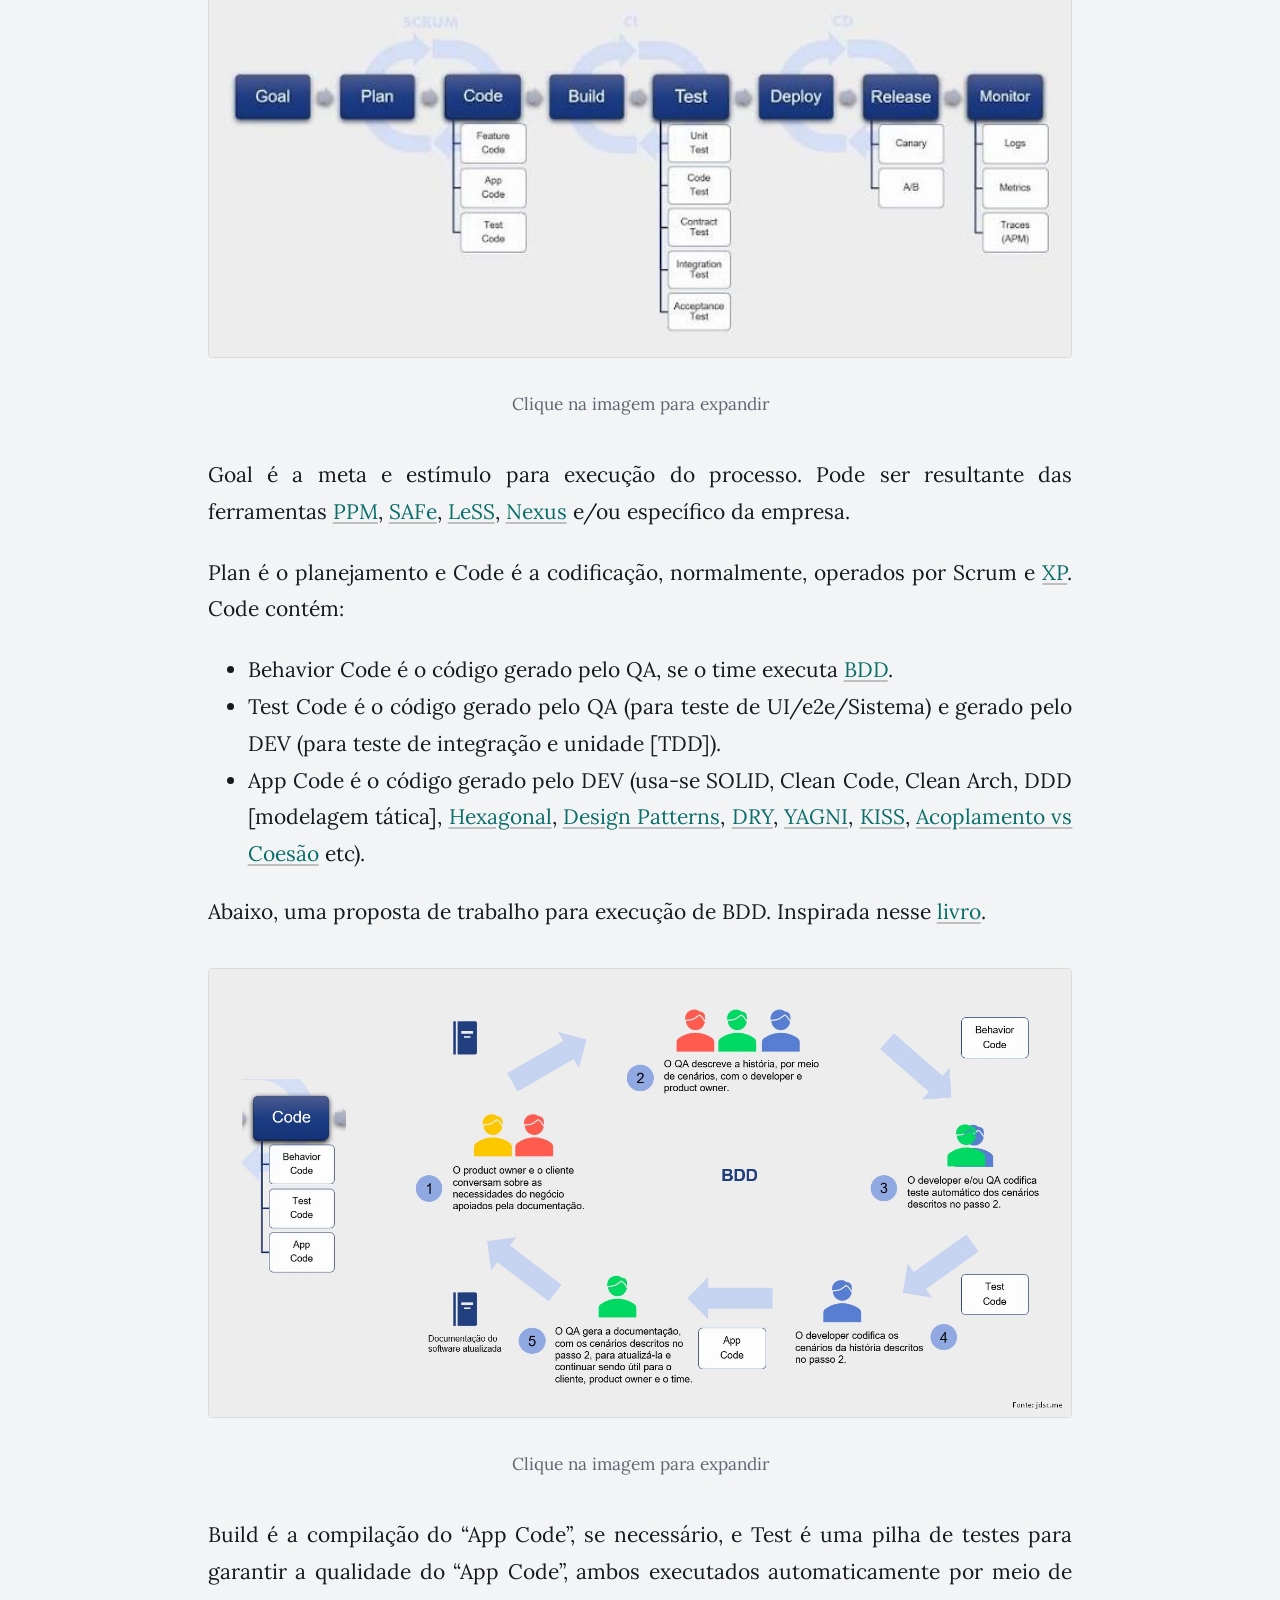
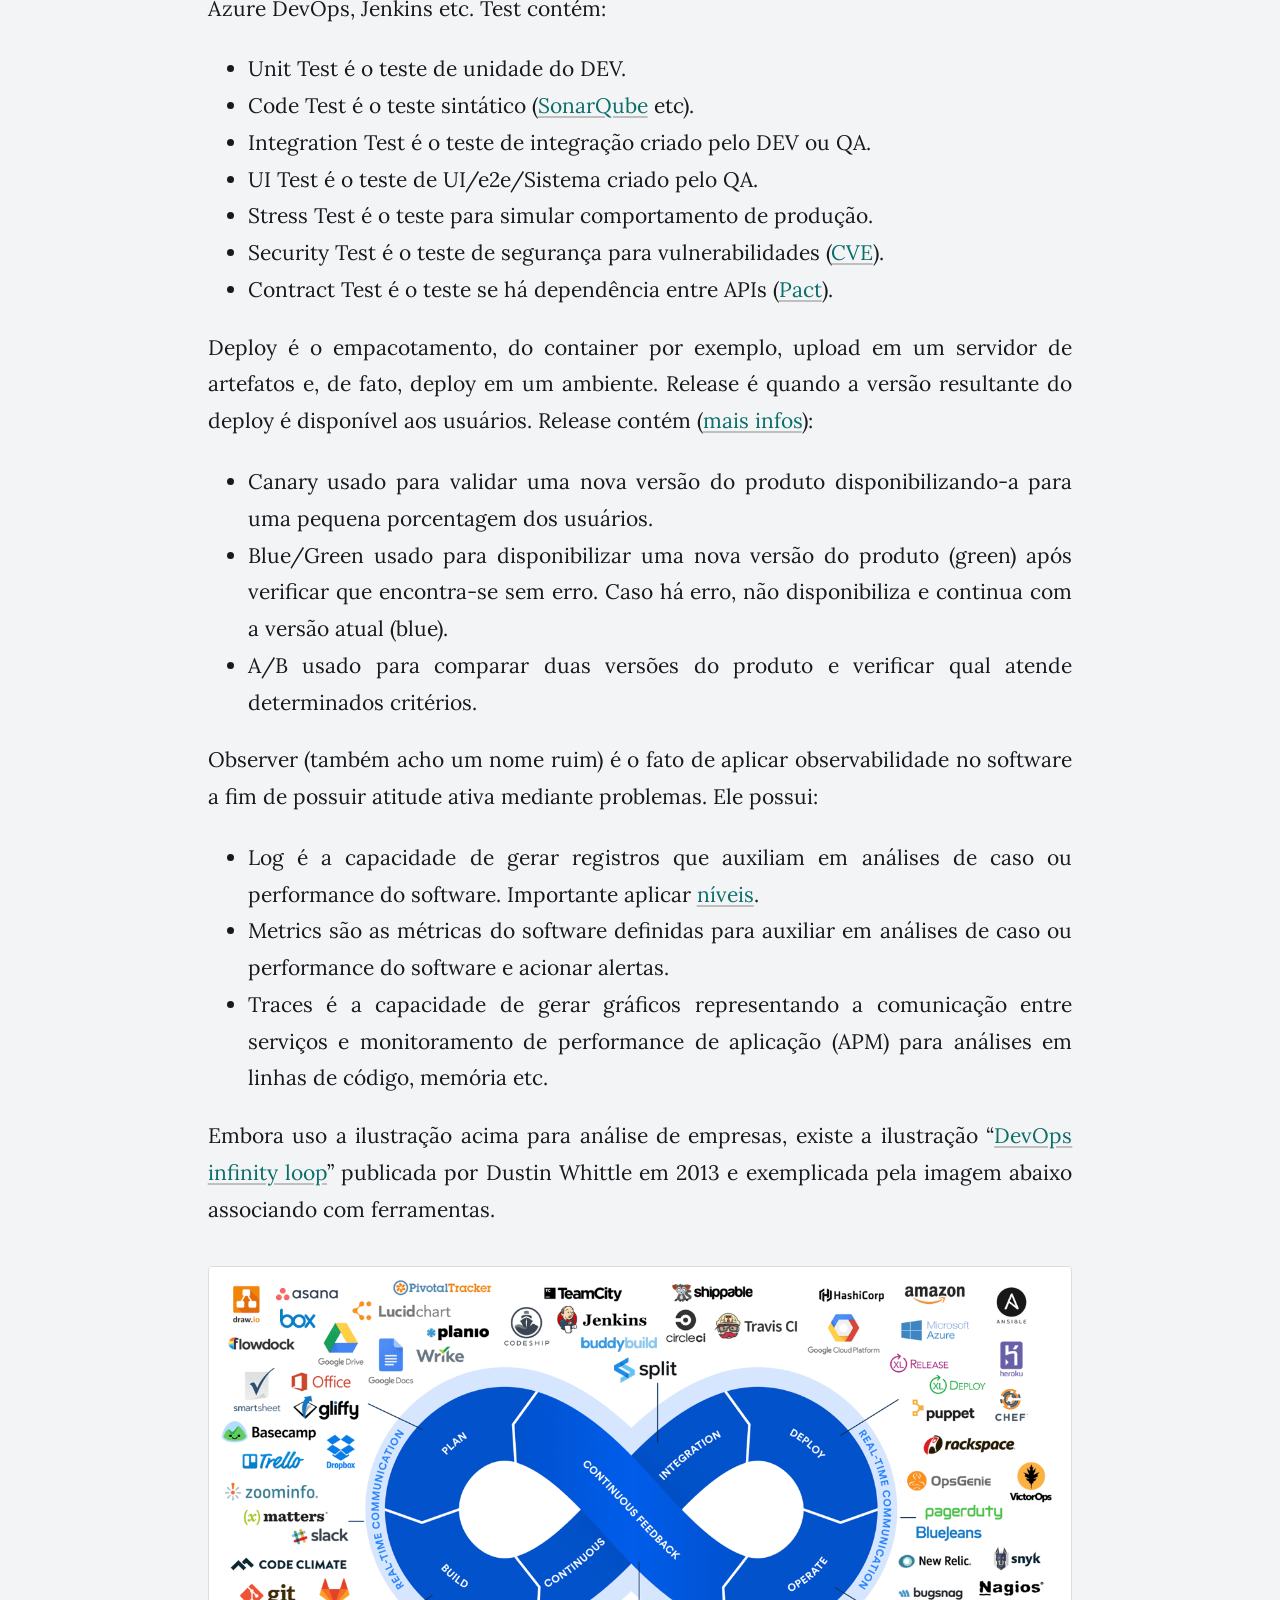
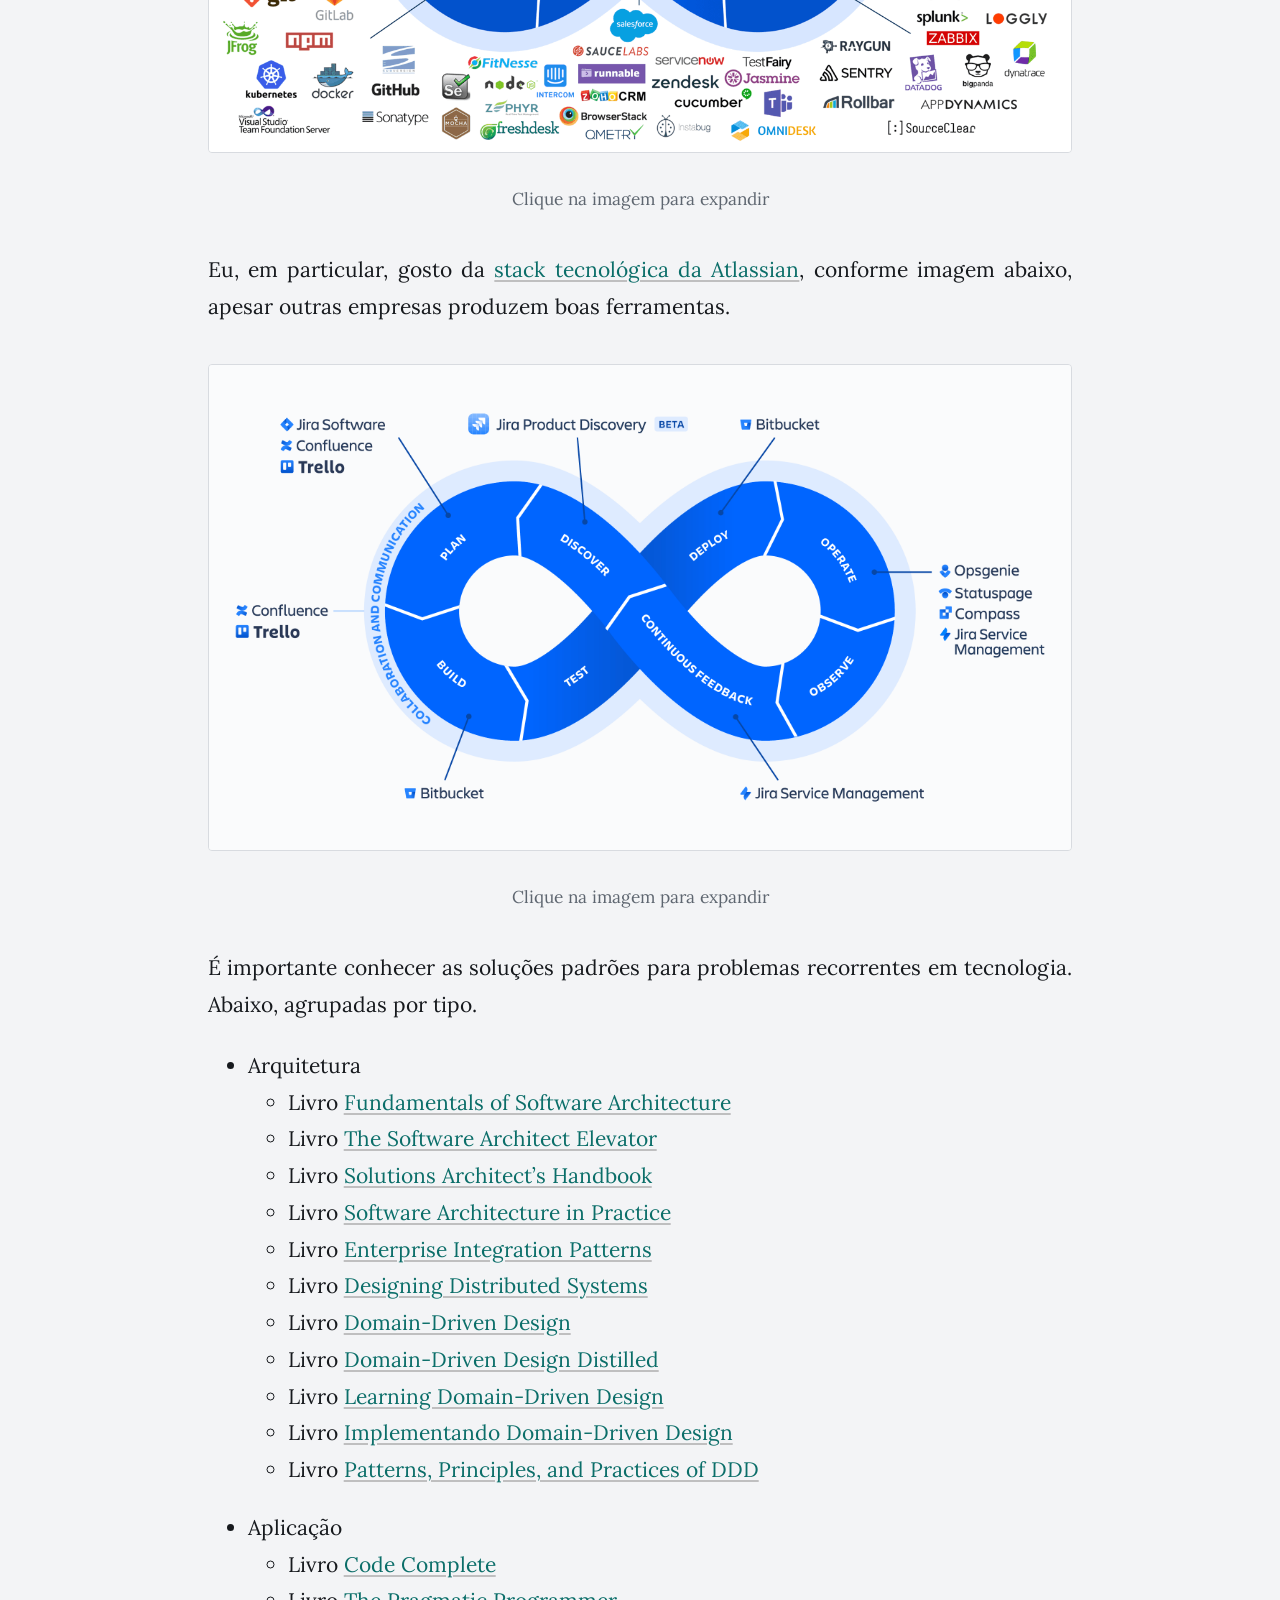
<file: mat/index.html>
<!doctype html>
<html lang="pt-BR">
<head>
<meta charset="utf-8">
<meta name="viewport" content="width=device-width, initial-scale=1">
<title>Arquitetura e Engenharia para identificar e melhorar a maturidade da TI - J David S Carvalho</title>
<script>(function(){try{var t=localStorage.getItem('jdsc-theme');if(t==='light'||t==='dark')document.documentElement.setAttribute('data-theme',t);}catch(e){}})();</script>
<link rel="preconnect" href="https://fonts.googleapis.com"><link rel="preconnect" href="https://fonts.gstatic.com" crossorigin>
<link href="https://fonts.googleapis.com/css2?family=Lora:ital,wght@0,400;0,700;1,400&family=Oswald:wght@400;500&family=IBM+Plex+Mono:wght@400;500&display=swap" rel="stylesheet">
<link rel="stylesheet" href="../style.css">
<meta name="description" content="Em 2021, fui chamado para fazer avaliações em empresas para sugerir melhorias em arquitetura e engenharia na área de tecnologia.">
<link rel="canonical" href="https://jdsc.me/mat/">
<link rel="icon" href="data:image/svg+xml,%3Csvg xmlns='http://www.w3.org/2000/svg' viewBox='0 0 64 64'%3E%3Crect width='64' height='64' rx='12' fill='%230d0c0a'/%3E%3Ctext x='32' y='47' font-family='Georgia,serif' font-size='42' font-weight='700' text-anchor='middle' fill='%23f0b04a'%3EJ%3C/text%3E%3C/svg%3E">
<meta property="og:type" content="article">
<meta property="og:site_name" content="J David S Carvalho">
<meta property="og:locale" content="pt_BR">
<meta property="og:title" content="Arquitetura e Engenharia para identificar e melhorar a maturidade da TI">
<meta property="og:description" content="Em 2021, fui chamado para fazer avaliações em empresas para sugerir melhorias em arquitetura e engenharia na área de tecnologia.">
<meta property="og:url" content="https://jdsc.me/mat/">
<meta property="og:image" content="https://jdsc.me/assets/uploads/2023/01/arquitetura-corporativa-1.jpg">
<meta property="og:image:alt" content="Arquitetura e Engenharia para identificar e melhorar a maturidade da TI">
<meta property="og:image:width" content="1622">
<meta property="og:image:height" content="616">
<meta name="twitter:card" content="summary_large_image">
<meta name="twitter:image" content="https://jdsc.me/assets/uploads/2023/01/arquitetura-corporativa-1.jpg">
</head>
<body class="kind-post">
<header class="site-header"><div class="col">
  <a class="brand" href="../"><b>jdsc</b>/registros</a>
  <nav><a href="../cv.pdf">Currículo</a><a href="../42-livros/">Livros</a><button class="theme-toggle" id="theme-toggle" type="button" aria-label="Alternar modo claro/escuro" title="Alternar claro/escuro"><span aria-hidden="true">☾</span></button>
<script>(function(){var b=document.getElementById('theme-toggle'),r=document.documentElement;
function cur(){var t=r.getAttribute('data-theme');if(t)return t;return window.matchMedia&&matchMedia('(prefers-color-scheme: dark)').matches?'dark':'light';}
function paint(){b.firstChild.textContent=cur()==='dark'?'\u2600':'\u263E';}
b.addEventListener('click',function(){var n=cur()==='dark'?'light':'dark';r.setAttribute('data-theme',n);try{localStorage.setItem('jdsc-theme',n);}catch(e){}paint();});
paint();})();</script></nav>
</div></header>
<section class="col intro">
  <div class="intro-text">
    <h1 class="intro-name">J David S Carvalho</h1>
    <p class="intro-role">Staff Software Engineer</p>
    <p class="intro-lede">Registros de engenharia de software: o contexto de cada projeto, o que foi decidido e o que aprendi.</p>
  </div>
  <img class="intro-photo" src="../assets/avatar.jpg" alt="Foto de J David S Carvalho" width="460" height="460">
</section>
<main class="col content">
  <nav class="toc" id="toc" hidden><p class="toc-title">Seções</p><ol></ol></nav>
  <article class="entry entry-post"><header class="entry-header"><p class="record"><span class="record-id">REG-004</span> <span class="record-status">aceito</span></p><h1 class="entry-title">Arquitetura e Engenharia para identificar e melhorar a maturidade da TI</h1><p class="meta"><time datetime="2023-01-15">15 de janeiro de 2023</time></p></header><div class="entry-content"><p>Em 2021, fui chamado para fazer avaliações em empresas para sugerir melhorias em arquitetura e engenharia na área de tecnologia.</p>
<p>Tal como uma caixa de ferramentas que é pouco utilizada em uma casa construída recentemente, mas amplamente utilizada em uma casa construída há décadas, considero importante conhecer o máximo de ferramentas possível porque não saberei em qual casa estarei.</p>
<p>Diante disso, todas as técnicas (ou ferramentas) de arquitetura, que vão além de tecnologia, por exemplo <a href="https://www.opengroup.org/togaf" rel="noopener" target="_blank">TOGAF</a>, e engenharia, por exemplo <a href="https://www.computer.org/education/bodies-of-knowledge/software-engineering" rel="noopener" target="_blank">SWEBOK</a> e, um ótimo resumo recente, <a href="https://engsoftmoderna.info/" rel="noopener" target="_blank">ESM</a>, <span>não são necessárias para todas empresas</span> e <span>não são necessárias para todos os projetos</span> (principalmente, em função de prazo e restrições). Mas considero importante conhecê-las para você criar a sua própria caixa de ferramentas. Isso ajudará se você quer estruturar melhor (Arquiteto[a]) ou se você quer construir melhor (Engenheiro[a]).</p>
<p>Portanto, o motivo desse post é descrever, de forma resumida, a minha caixa de ferramentas para realizar essas avaliações. Com certeza, não é igual de outra pessoa e isso não é um problema. Como mudar é necessário para evoluir, ela está em constante mudança.</p>
<p>Antes, gostaria de alinhar que, para mim, arquitetura responde a pergunta “Qual é a estrutura?” e engenharia responde a pergunta “Como construir a estrutura?”.</p>
<p>Então, qualquer técnica para estruturação de empresa ou software entendo que é arquitetura e qualquer técnica para construção da estrutura entendo que é engenharia. Observe que, nesse raciocínio, engenharia <span>utiliza a estrutura definida</span> para realizar qualquer construção.</p>
<p>Existem técnicas que podem estar nas duas categorias, mas prefiro  simplificar e fugir de discussões que não agregram ao negócio.</p>
<h2 id="1-empresa">1. Empresa<a aria-label="Link para esta seção" class="anchor" href="#1-empresa">#</a></h2>
<p>Ao citar negócio, é inevitável não escrever sobre a importância de conhecer o funcionamento genérico de empresa e como a falta desse conhecimento pode afetar negativamente quem está na área de tecnologia.</p>
<p>Diariamente, pessoas trocam dinheiro por produto ou serviço porque consideram o valor percebido naquilo que querem maior do que o valor cobrado. Essa troca cria um fluxo e quem é da área de tecnologia está mais próxima dele porque, atualmente, esse fluxo ocorre na internet estruturado por tecnologia.</p>
<p>Atualmente, pessoas entram no Google em busca de um produto ou serviço e dispostas a pagar por eles. Você, comparada a quem não é da área de tecnologia, tem mais facilidade para criar uma página e inserí-la no topo do resultado da pesquisa no Google para participar dessa troca.</p>
<p>Parece simples, mas é longe disso. Infelizmente, os cursos de tecnologia que conheço, inclusive universitários, preparam as pessoas <a href="https://www.youtube.com/watch?v=uGdvi7CNhFo" rel="noopener" target="_blank">somente para exercerem papel operacional</a> e esquecem conhecimento sobre finanças, marketing, oratória e, principalmente, <a href="https://pt.wikipedia.org/wiki/Intelig%C3%AAncia_emocional" rel="noopener" target="_blank">inteligência emocional</a> que geram <a href="https://blog.pragmaticengineer.com/the-product-minded-engineer/" rel="noopener" target="_blank">atitudes além da operação da área de tecnologia</a>.</p>
<p>Importante dizer que ninguém é obrigado a ter esses outros conhecimentos. Estar na área de tecnologia, atualmente e financeiramente, é um privilégio, ainda mais se estiver trabalhando remoto do Brasil recebendo em dólar. Porém, para os quais não gostam de fazer somente o mínimo, é possível, se entenderem que fracassos estão entre você e o seu objetivo.</p>
<p>Eu crio negócios na internet desde 2014. O conhecimento em tecnologia foi, e continua sendo, muito útil e esse é o lastro das palavras acima. Além desses, conhecimento financeiro para controlar o fluxo de caixa, marketing para fazer melhores campanhas e um pouco de contabilidade são conhecimentos fundamentais.</p>
<p>Aliás, você como pessoa física também possui o seu fluxo de caixa. Para isso, nada melhor do que, na minha opinião, o meu livro da série Pai Rico, Pai Pobre, o <a href="https://www.amazon.com.br/rico-independ%C3%AAncia-financeira-Robert-Kiyosaki/dp/8550801089/" rel="noopener" target="_blank">livro Independência Financeira</a> que traz, de forma prática, esse conhecimento para pessoa física.</p>
<p>Outro ponto importante: Ninguém é obrigado(a) a <a href="https://www.amazon.com.br/Mito-do-Empreendedor-Michael-Gerber/dp/8576765594/" rel="noopener" target="_blank">conhecer essas outras áreas para criar negócios</a>. Se você deseja, junte-se à outra(s) pessoa(s). Por isso, estar relacionado com o maior número de pessoas, fundamentado em honestidade e altruísmo, é importante. Um ditado que é fato, dito mais ou menos assim: “Você é a média das pessoas que mais convive”.</p>
<p>Sobre a estrutura genérica de uma empresa, eu gosto de pensar tal como um sistema que recebe input, realiza processamento e gera output para atender um beneficiário que possui uma expectativa. Portanto, eu consigo pensar em um “sistema de criação de dinheiro” e um “sistema de criação de valor” (<a href="https://www.amazon.com.br/Manual-BPM-Gest%C3%A3o-Processos-Neg%C3%B3cio/dp/8582600658/" rel="noopener" target="_blank">termo</a>), conforme abaixo.</p>
<figure class="wp-caption aligncenter" id="attachment_406"><a href="../assets/uploads/2023/01/empresa-2.jpg"><img alt="" class="wp-image-406 size-full" height="680" loading="lazy" src="../assets/uploads/2023/01/empresa-2.jpg" width="925"/></a><figcaption class="wp-caption-text" id="caption-attachment-406">Clique na imagem para expandir</figcaption></figure>
<p>Com a internet é possível criar uma empresa (ou sistema) que gere renda (passiva ou quase) estruturada com, por exemplo, blogs, vlogs, mobile apps ou <a href="https://www.freecodecamp.org/news/the-boring-technology-behind-a-one-person-internet-company/" rel="noopener" target="_blank">web apps</a>. Desde que você agregue valor honestamente e, se possível, crie uma marca, está valendo. Esse <a href="https://www.amazon.com.br/Trabalhe-4-Horas-por-Semana/dp/8542211561/" rel="noopener" target="_blank">livro</a> traz algumas reflexões sobre isso.</p>
<p>E não adianta criar seus recursos (ou ativos) na internet e não saber como divulgá-los. Por isso, usar, por exemplo, o <a href="https://ads.google.com/intl/pt-BR_br/home/" rel="noopener" target="_blank">Google Ads</a>, <a href="https://www.facebook.com/business" rel="noopener" target="_blank">Facebook Ads</a> ou <a href="https://developers.google.com/search/docs/fundamentals/seo-starter-guide?hl=pt-br" rel="noopener" target="_blank">SEO</a> (se não tiver pressa) é fundamental, ambos guiados por um processo que gera resultado. Pode-se comprar <a href="https://blog.hootsuite.com/influencer-marketing/" rel="noopener" target="_blank">ads em influencers</a> ou, quem sabe, ele(ela) promova seu produto ou serviço de graça por precisar de pauta ou considerar ótimo (melhor cenário).</p>
<p>A principal dificuldade é conseguir gerar fluxo de caixa positivo, seja investindo dinheiro em ads ou investindo tempo (e, às vezes, dinheiro) em SEO, ambos para gerar tráfego para os seus recursos. Técnicas como funil de vendas, upselling e derivados, CRM, etc, são úteis para otimizar e aumentar a chance de gerar fluxo de caixa positivo.</p>
<p>Por outro lado, o benefício de ser difícil é que as oportunidades não desaparecem e os quais estão surfando poderão continuar. As pessoas que já vi divulgarem oportunidades ao público geral o fazem porque fazem muito mais dinheiro em comissões de curso que ensinam a fazer dinheiro com elas. Logo, o prazo de validade das mesmas diminuem bastante e o “<a href="https://www.amazon.com.br/mensageiro-milion%C3%A1rio-Brendon-Burchard-ebook/dp/B00A3D1GKC/" rel="noopener" target="_blank">mensageiro milionário</a>” termina como mais beneficiado. Não há santo.</p>
<p>Logo, conhecer de empresa contribui para:</p>
<ul>
<li>se você é empregado, (1) gerar atitudes além da operação da área de tecnologia para ajudar a empresa onde trabalha tornando a área de tecnologia precursora de geração de novos negócios (e, quem sabe, ser remunerado a mais por isso) e,</li>
<li>se você é ou quer ser empreendedor, (2) aumentar a chance de criar seus negócios que gere renda (passiva ou quase) e valor para a sociedade.</li>
</ul>
<p>Dito isso, vamos entrar em uma empresa e observar as técnicas (ou ferramentas).</p>
<h2 id="2-arquitetura">2. Arquitetura<a aria-label="Link para esta seção" class="anchor" href="#2-arquitetura">#</a></h2>
<p>Entre as técnicas que respondem a questão “Qual é a estrutura?”, olhando do mais alto nível, eu vejo primeiro o <a href="https://www.opengroup.org/togaf" rel="noopener" target="_blank">TOGAF</a> que divide empresa nos três andares abaixo. Existem vários outros frameworks de arquitetura empresarial, mas prefiro esse. Clique na imagem para expandir.</p>
<figure class="wp-caption aligncenter" id="attachment_405"><a href="../assets/uploads/2023/01/arquitetura-corporativa-1.jpg"><img alt="" class="wp-image-405 size-full" height="616" loading="lazy" src="../assets/uploads/2023/01/arquitetura-corporativa-1.jpg" width="1622"/></a><figcaption class="wp-caption-text" id="caption-attachment-405">Clique na imagem para expandir</figcaption></figure>
<p>Seguindo essa técnica (ou ferramenta, ou framework) pode-se notar que há uma estrutura definida para cada andar e relações entre eles. Essa estrutura é composta por entidades e dada o nome de <a href="https://pubs.opengroup.org/togaf-standard/architecture-content/chap02.html#tag_02_03" rel="noopener" target="_blank">metamodelo</a>.</p>
<p>Uma alternativa para trazer essa estrutura para a vida real de uma empresa é utilizar o <a href="https://publications.opengroup.org/guides/archimate/g228" rel="noopener" target="_blank">Archimate</a> por meio do <a href="https://www.archimatetool.com/" rel="noopener" target="_blank">Archi</a> ou <a href="https://app.diagrams.net/" rel="noopener" target="_blank">draw.io</a>, conforme sugerido <a href="https://pubs.opengroup.org/togaf-standard/business-architecture/information-mapping.html#_Toc532716183" rel="noopener" target="_blank">aqui</a> com essas <a href="https://publications.opengroup.org/guides/archimate/g21ebp" rel="noopener" target="_blank">instruções</a>.</p>
<p>Observe que existem dezenas de entidades. Acredito que essa estrutura foi definida para tentar cobrir o máximo de tipos de empresa. Então, caso decida utilizar, procure utilizar as entidades que realmente são necessárias para o seu caso de uso ou adapte o desenho (<em>viewpoint</em>) em função do perfil de quem verá. Por exemplo, <a href="https://www.linkedin.com/pulse/8-tips-when-you-need-make-c-level-presentation-rafael-maga%C3%B1a/" rel="noopener" target="_blank">se for C-level</a>, procure exibir somente o que ele precisa saber. Como eles, normalmente, são os patrocinadores das ferramentas, não fazer isso pode gerar uma percepção errada da ferramenta e ela cair em desuso. Eu já vi isso acontecer e não foi bom.</p>
<p>Por outro lado, existem técnicas mais simples de estrutura tais como <a href="https://c4model.com/" rel="noopener" target="_blank">C4 Model</a>, <a href="https://pt.wikipedia.org/wiki/UML" rel="noopener" target="_blank">UML</a> ou uma estrutura própria. No final, o objetivo sempre será ter um diagrama que por si só comunique a estrutura para transferir conhecimento e sirva para identificar impactos em projetos que alteram a estrutura. Assim como os desenhos da estrutura de uma casa transferem conhecimento para o novo dono e servem para identificar impacto na obra em um banheiro, por exemplo.</p>
<p>Com o metamodelo da Arquitetura Corporativa definido e armazenado em algum software que faz a gestão do mesmo, um processo de Arquitetura Corporativa está minimamente habilitado para ser executado. A imagem abaixo (<a href="https://www.visual-paradigm.com/guide/enterprise-architecture/step-by-step-enterprise-architecture-tutorial-with-togaf-adm/" rel="noopener" target="_blank">fonte</a>) ilustra o processo sugerido pelo TOGAF. Clique na imagem para expandir.</p>
<figure class="wp-caption aligncenter" id="attachment_527"><a href="../assets/uploads/2023/01/02-togaf-adm-process-overview.png"><img alt="" class="wp-image-527 size-full" height="628" loading="lazy" src="../assets/uploads/2023/01/02-togaf-adm-process-overview.png" width="928"/></a><figcaption class="wp-caption-text" id="caption-attachment-527">Clique na imagem para expandir</figcaption></figure>
<p>Importante considerar que todas as empresas e projetos não precisam utilizar esse processo. Em função das características e contexto da empresa e projeto os critérios são definidos.</p>
<p>Eu acredito que, ao menos, esses devem ser considerados: complexidade organizacional, alinhamento estratégico, reutilização de ativos, tamanho/escala, integração de tecnologia, necessidade de governança e ciclo de vida prolongado.</p>
<h3 id="2-1-arquitetura-de-neg-cio">2.1. Arquitetura de Negócio<a aria-label="Link para esta seção" class="anchor" href="#2-1-arquitetura-de-neg-cio">#</a></h3>
<p>Sobre <span>arquitetura de negócio</span>, as entidades do Archimate me parecem úteis para definir a estrutura. Se tratando da entidade “processo”, a ferramenta <a href="https://www.bpmn.org/" rel="noopener" target="_blank">BPMN</a> é a notação para estruturá-los. No <a href="https://www.bpmn.org/" rel="noopener" target="_blank">site oficial</a> é possível baixar a especificação. Entre as ferramentas para isso, prefiro o bom e velho <a href="https://app.diagrams.net/" rel="noopener" target="_blank">draw.io</a>.</p>
<p>De modo que tecnologia é útil para automatizar processos de negócio, conhecê-los fez parte da minha experência. Não tenho muito conhecimento para escrever e não é meu foco. Para referência, eu prefiro consultar o <a href="https://www.abpmp-br.org/educacao/bpm-cbok/" rel="noopener" target="_blank">CBOK</a>.</p>
<p>Nele, é possível conhecer o conceito de modelo de referência que é um modelo normalizado que fornece uma visão integrada de alto nível de uma organização. Usa-se para acelerar a criação de uma arquitetura de negócio a fim de definir a operação de uma empresa. Exemplos:</p>
<ul>
<li>Genérico para organizações (<a href="https://www.apqc.org/process-frameworks" rel="noopener" target="_blank">APQC PCF</a> etc)</li>
<li>Específico para uma indústria (<a href="https://scor.ascm.org/" rel="noopener" target="_blank">SCOR</a>, <a href="https://www.acord.org/standards-architecture/reference-architecture" rel="noopener" target="_blank">ACORD</a>, <a href="https://en.wikipedia.org/wiki/Business_Process_Framework_(eTOM)" rel="noopener" target="_blank">eTOM</a>, <a href="https://bian.org/" rel="noopener" target="_blank">BIAN</a> etc)</li>
<li>Específico para um domínio de conhecimento (<a href="https://pt.wikipedia.org/wiki/Information_Technology_Infrastructure_Library" rel="noopener" target="_blank">ITIL</a>, <a href="https://www.isaca.org/resources/cobit" rel="noopener" target="_blank">COBIT</a> etc)</li>
<li>Específico para uma tecnologia (<a href="https://groups.community.sap.com/t5/enterprise-architecture-blog/sap-reference-architecture-content-an-overview/ba-p/11055" rel="noopener" target="_blank">SAP</a>, <a href="https://www.pega.com/industries" rel="noopener" target="_blank">Pega</a>, <a href="https://www.ibm.com/industries" rel="noopener" target="_blank">IBM</a> etc)</li>
</ul>
<h3 id="2-2-arquitetura-de-sistema">2.2. Arquitetura de Sistema<a aria-label="Link para esta seção" class="anchor" href="#2-2-arquitetura-de-sistema">#</a></h3>
<p>Sobre <span>arquitetura de sistema</span>, considero úteis as entidades do Archimate. Mas quais componentes de software são necessários para definir a estrutura em um determinado contexto? Para isso, entrando nesse andar, vejo a ferramenta DDD responder essa pergunta. A aplicação dessa ferramenta vai além de software, o que a torna mais valiosa. Para referência, embora exista o <a href="https://www.amazon.com.br/Domain-Driven-Design-Eric-Evans/dp/8550800651/" rel="noopener" target="_blank">livro do criador</a> e <a href="https://www.amazon.com.br/Vaughn-Vernon/e/B0096T71SA/" rel="noopener" target="_blank">esses</a>, o livro que mais gostei sobre DDD é <a href="https://www.amazon.com.br/Patterns-Principles-Practices-Domain-Driven-Design/dp/1118714709/" rel="noopener" target="_blank">esse</a>. Obs.: Essa ferramenta não é necessária em todos os projetos.</p>
<p>Entender as características do projeto (escopo, prazo, orçamento, restrições, riscos, premissas e recursos humanos) e, em especial, os requisitos não-funcionais (<a href="https://en.wikipedia.org/wiki/List_of_system_quality_attributes" rel="noopener" target="_blank">atributos de qualidade</a>), é dever de quem está responsável por definir a estrutura porque esses dados direcionam a estrutura.</p>
<h3 id="2-3-arquitetura-de-tecnologia">2.3. Arquitetura de Tecnologia<a aria-label="Link para esta seção" class="anchor" href="#2-3-arquitetura-de-tecnologia">#</a></h3>
<p>Sobre <span>arquitetura de tecnologia</span>, é possível utilizar as entidades sugeridas pelo Archimate compondo-as com as tecnologias do cloud provider ou especialistas.</p>
<p>Para referência, a documentação das tecnologias normalmente são suficientes, seja cloud provider ou especialista. Esse <a href="https://comparecloud.in/" rel="noopener" target="_blank">link</a> costuma ser útil quando preciso comparar os serviços da AWS, GCP e Azure.</p>
<p>Dado que as características do projeto são conhecidas, é possível criar a estrutura de forma mais segura. Para isso, existem alguns <a href="https://www.developertoarchitect.com/downloads/architecture-styles-worksheet.pdf" rel="noopener" target="_blank">estilos documentados</a> (<a href="https://www.amazon.com/Fundamentals-Software-Architecture-Engineering-Approach-ebook/dp/B0849MPK73" rel="noopener" target="_blank">fonte</a>). De todo modo, a maioria das estruturas possuirão:</p>
<ul>
<li><span>Serviços de computação</span>: Máquina física proprietária, VM, orquestrador de containers, load balancer, controle de fluxo/repetição e/ou serviço serverless com toda a responsabilidade da infraestrutura terceirizada para o cloud provider, tal como GCP Cloud Run ou AWS App Runner. Esse <a href="https://www.youtube.com/watch?v=MZBbhqt6bQs" rel="noopener" target="_blank">vídeo</a> apresenta uma parte dessas opções.</li>
<li><span>Serviços de dados</span>:  Eventos (Pub/Sub, Kinesis, SQS, SNS, Kafka, RabbitMQ etc), processamento (Hadoop, Spark etc), integração (Beam, Airflow etc) e visualização (Looker, QuickSight, Power BI etc).</li>
<li><span>Serviços de armazenamento</span>: Bucket, BD relacional, BD NoSQL (colunar, chave-valor, documento etc) e NFS.</li>
<li><span>Serviços de segurança</span>: Gerenciamento de identidade (acesso e autorização), gerenciamento de certificados, gerenciamento de variáveis, Firewall, API Gateway, CDN, DNS, VPN e VPC.</li>
<li><span>Serviços de CI/CD</span>: Build e release (Azure DevOps, Jenkins etc).</li>
<li><span>Serviços de observabilidade</span>: Métricas, Logging e Tracing (Dynatrace, Datadog, New Relic etc).</li>
</ul>
<p>Independente da estrutura definida, é importante todas as decisões buscarem atender aos <span>requisitos básicos</span>: Rápido, Seguro, Confiável e Fácil de Manter. Se uma <a href="https://docs.aws.amazon.com/prescriptive-guidance/latest/architectural-decision-records/adr-process.html" rel="noopener" target="_blank">decisão de arquitetura</a> quebrar um desses pontos é um sinal de alerta.</p>
<p>Notas:</p>
<ul>
<li>Em alguns casos, escrever somente a arquitetura de tecnologia será suficiente.</li>
<li>Assim como não é recomendado usar cola de madeira em ferro, cada ferramenta de tecnologia foi criada para resolver um problema. E, sim, qualquer uma pode ficar defasada com o tempo porque pode ter sido criada para resolver um problema que atualmente não existe mais. O responsável pela definição da estrutura precisa ter esse discernimento.</li>
<li><a href="https://en.wikipedia.org/wiki/Overengineering" rel="noopener" target="_blank">Overengineering</a> é sintoma de falta de experiência e acredito acontecer com todos(as) alguma vez. Então, procure sempre caminhar em direção da simplicidade sempre que possível. Considere que pode ser melhor contratar uma ferramenta pronta ao invés de construir.</li>
<li>Acredito que complexidade é sinal de falta de entendimento. Se considera complexo, a estrutura ainda não está pronta para encarar a responsabilidade de ser construída por um time de Engenheiros(as).</li>
<li>Considero o documento <a href="https://certification.opengroup.org/docs/OpenCA_Conformance_Requirements.pdf" rel="noopener" target="_blank">Conformance Requirements for the Architect Profession (Open CA)</a> uma referência sobre papéis e responsabilidades de um(a) Arquiteto(a). Vale a pena conferir.</li>
</ul>
<h2 id="3-engenharia">3. Engenharia<a aria-label="Link para esta seção" class="anchor" href="#3-engenharia">#</a></h2>
<p>Dado que a estrutura encontra-se definida, vamos à construção. Para isso, eu vejo conforme abaixo. Eu gosto de definí-lo como “cadeia de valor de TI” (<a href="https://pt.wikipedia.org/wiki/Ciclo_de_vida_de_desenvolvimento_de_sistemas" rel="noopener" target="_blank">SDLC</a>). Clique na imagem para expandir.</p>
<figure class="wp-caption alignnone" id="attachment_501"><a href="../assets/uploads/2023/01/sdlc.jpg"><img alt="" class="wp-image-501 size-full" height="713" loading="lazy" src="../assets/uploads/2023/01/sdlc.jpg" width="1676"/></a><figcaption class="wp-caption-text" id="caption-attachment-501">Clique na imagem para expandir</figcaption></figure>
<p><span>Goal</span> é a meta e estímulo para execução do processo. Pode ser resultante das ferramentas <a href="https://www.pmi.org/learning/library/project-portfolio-management-limited-resources-6948" rel="noopener" target="_blank">PPM</a>, <a href="https://www.scaledagileframework.com/" rel="noopener" target="_blank">SAFe</a>, <a href="https://less.works/" rel="noopener" target="_blank">LeSS</a>, <a href="https://www.scrum.org/resources/nexus-guide" rel="noopener" target="_blank">Nexus</a> e/ou específico da empresa.</p>
<p><span>Plan</span> é o planejamento e <span>Code</span> é a codificação, normalmente, operados por Scrum e <a href="https://pt.wikipedia.org/wiki/Programa%C3%A7%C3%A3o_extrema" rel="noopener" target="_blank">XP</a>. Code contém:</p>
<ul>
<li><span>Behavior Code</span> é o código gerado pelo QA, se o time executa <a href="https://www.amazon.com.br/BDD-Action-Behavior-Driven-Development-Lifecycle/dp/161729165X" rel="noopener" target="_blank">BDD</a>.</li>
<li><span>Test Code</span> é o código gerado pelo QA (para teste de UI/e2e/Sistema) e gerado pelo DEV (para teste de integração e unidade [TDD]).</li>
<li><span>App Code</span> é o código gerado pelo DEV (usa-se SOLID, Clean Code, Clean Arch, DDD [modelagem tática], <a href="https://alistair.cockburn.us/hexagonal-architecture/" rel="noopener" target="_blank">Hexagonal</a>, <a href="https://refactoring.guru/design-patterns/book" rel="noopener" target="_blank">Design Patterns</a>, <a href="https://pt.wikipedia.org/wiki/Don%27t_repeat_yourself" rel="noopener" target="_blank">DRY</a>, <a href="https://pt.wikipedia.org/wiki/YAGNI" rel="noopener" target="_blank">YAGNI</a>, <a href="https://pt.wikipedia.org/wiki/Princ%C3%ADpio_KISS" rel="noopener" target="_blank">KISS</a>, <a href="https://www.youtube.com/watch?v=TCMGU7-Ir_k" rel="noopener" target="_blank">Acoplamento vs Coesão</a> etc).</li>
</ul>
<p>Abaixo, uma proposta de trabalho para execução de BDD. Inspirada nesse <a href="https://www.amazon.com.br/Action-Second-John-Ferguson-Smart/dp/1617297534/" rel="noopener" target="_blank">livro</a>.</p>
<figure class="wp-caption aligncenter" id="attachment_468"><a href="../assets/uploads/2023/01/bdd.jpg"><img alt="" class="size-full wp-image-468" height="843" loading="lazy" src="../assets/uploads/2023/01/bdd.jpg" width="1626"/></a><figcaption class="wp-caption-text" id="caption-attachment-468">Clique na imagem para expandir</figcaption></figure>
<p><span>Build</span> é a compilação do “App Code”, se necessário, e <span>Test</span> é uma pilha de testes para garantir a qualidade do “App Code”, ambos executados automaticamente por meio de Azure DevOps, Jenkins etc. Test contém:</p>
<ul>
<li><span>Unit Test</span> é o teste de unidade do DEV.</li>
<li><span>Code Test</span> é o teste sintático (<a href="https://www.sonarsource.com/products/sonarqube/" rel="noopener" target="_blank">SonarQube</a> etc).</li>
<li><span>Integration Test</span> é o teste de integração criado pelo DEV ou QA.</li>
<li><span>UI Test</span> é o teste de UI/e2e/Sistema criado pelo QA.</li>
<li><span>Stress Test</span> é o teste para simular comportamento de produção.</li>
<li><span>Security Test</span> é o teste de segurança para vulnerabilidades (<a href="https://cve.mitre.org/" rel="noopener" target="_blank">CVE</a>).</li>
<li><span>Contract Test</span> é o teste se há dependência entre APIs (<a href="https://pact.io/" rel="noopener" target="_blank">Pact</a>).</li>
</ul>
<p><span>Deploy</span> é o empacotamento, do container por exemplo, upload em um servidor de artefatos e, de fato, deploy em um ambiente. <span>Release</span> é quando a versão resultante do deploy é disponível aos usuários. Release contém (<a href="https://belowthemalt.com/2021/11/19/a-b-testing-vs-canary-release-vs-blue-green-deployment/" rel="noopener" target="_blank">mais infos</a>):</p>
<ul>
<li><span>Canary</span> usado para validar uma nova versão do produto disponibilizando-a para uma pequena porcentagem dos usuários.</li>
<li><span>Blue/Green</span> usado para disponibilizar uma nova versão do produto (green) após verificar que encontra-se sem erro. Caso há erro, não disponibiliza e continua com a versão atual (blue).</li>
<li><span>A/B</span> usado para comparar duas versões do produto e verificar qual atende determinados critérios.</li>
</ul>
<p><span>Observer</span> (também acho um nome ruim) é o fato de aplicar observabilidade no software a fim de possuir atitude ativa mediante problemas. Ele possui:</p>
<ul>
<li><span>Log</span> é a capacidade de gerar registros que auxiliam em análises de caso ou performance do software. Importante aplicar <a href="https://sematext.com/blog/logging-levels/" rel="noopener" target="_blank">níveis</a>.</li>
<li><span>Metrics</span> são as métricas do software definidas para auxiliar em análises de caso ou performance do software e acionar alertas.</li>
<li><span>Traces</span> é a capacidade de gerar gráficos representando a comunicação entre serviços e monitoramento de performance de aplicação (APM) para análises em linhas de código, memória etc.</li>
</ul>
<p>Embora uso a ilustração acima para análise de empresas, existe a ilustração “<a href="https://www.appdynamics.com/blog/engineering/devops-scares-me-part-2/" rel="noopener" target="_blank">DevOps infinity loop</a>” publicada por Dustin Whittle em 2013 e exemplicada pela imagem abaixo associando com ferramentas.</p>
<figure class="wp-caption aligncenter" id="attachment_505"><a href="https://sdtimes.com/wp-content/uploads/2017/06/DevOps-Marketplace-Infinity-Loop.png"><img alt="" class="wp-image-505 size-full" height="764" loading="lazy" src="../assets/uploads/2023/01/DevOps-Marketplace-Infinity-Loop.png" width="1360"/></a><figcaption class="wp-caption-text" id="caption-attachment-505">Clique na imagem para expandir</figcaption></figure>
<p>Eu, em particular, gosto da <a href="https://www.atlassian.com/devops" rel="noopener" target="_blank">stack tecnológica da Atlassian</a>, conforme imagem abaixo, apesar outras empresas produzem boas ferramentas.</p>
<figure class="wp-caption aligncenter" id="attachment_507"><a href="https://wac-cdn.atlassian.com/dam/jcr:1f9893d0-a300-4afd-95b3-3ddb79403d62/ADO-DevOps-Tool_1200x675@2x.png?cdnVersion=1012"><img alt="" class="wp-image-507 size-full" height="1350" loading="lazy" src="../assets/uploads/2023/01/ADO-DevOps-Tool_1200x675@2x.png" width="2400"/></a><figcaption class="wp-caption-text" id="caption-attachment-507">Clique na imagem para expandir</figcaption></figure>
<p>É importante conhecer as soluções padrões para problemas recorrentes em tecnologia. Abaixo, agrupadas por tipo.</p>
<ul>
<li>Arquitetura
<ul>
<li>Livro <a href="https://www.amazon.com/Fundamentals-Software-Architecture-Engineering-Approach/dp/B08X8H15BW" rel="noopener" target="_blank">Fundamentals of Software Architecture</a></li>
<li>Livro <a href="https://www.amazon.com/Software-Architect-Elevator-Redefining-Architects/dp/1492077542/" rel="noopener" target="_blank">The Software Architect Elevator</a></li>
<li>Livro <a href="https://www.amazon.com/Solutions-Architects-Handbook-Kick-start-architecture/dp/1838645640/" rel="noopener" target="_blank">Solutions Architect’s Handbook</a></li>
<li>Livro <a href="https://www.amazon.com/Software-Architecture-Practice-SEI-Engineering-ebook/dp/B094CPJ96B/" rel="noopener" target="_blank">Software Architecture in Practice</a></li>
<li>Livro <a href="https://www.amazon.com.br/Patterns-Enterprise-Application-Architecture-Addison-Wesley-ebook/dp/B008OHVDFM/" rel="noopener" target="_blank">Enterprise Integration Patterns</a></li>
<li>Livro <a href="https://www.amazon.com.br/Designing-Distributed-Systems-Patterns-Paradigms-ebook/dp/B079YTM4FC/" rel="noopener" target="_blank">Designing Distributed Systems</a></li>
<li>Livro <a href="https://www.amazon.com.br/Domain-Driven-Design-Eric-Evans/dp/8550800651/" rel="noopener" target="_blank">Domain-Driven Design</a></li>
<li>Livro <a href="https://www.amazon.com.br/Domain-Driven-Design-Distilled-Vaughn-Vernon/dp/0134434420/" rel="noopener" target="_blank">Domain-Driven Design Distilled</a></li>
<li>Livro <a href="https://www.amazon.com.br/Learning-Domain-Driven-Design-English-Khononov-ebook/dp/B09J2CMJZY/" rel="noopener" target="_blank">Learning Domain-Driven Design</a></li>
<li>Livro <a href="https://www.amazon.com.br/Implementando-Domain-Driven-design-Vernon/dp/8576089521/">Implementando Domain-Driven Design</a></li>
<li>Livro <a href="https://www.amazon.com.br/Patterns-Principles-Practices-Domain-Driven-Design/dp/1118714709/" rel="noopener" target="_blank">Patterns, Principles, and Practices of DDD</a></li>
</ul>
</li>
</ul>
<ul>
<li>Aplicação
<ul>
<li>Livro <a href="https://www.amazon.com.br/Code-Complete-Developer-Practices-English-ebook/dp/B00JDMPOSY/" rel="noopener" target="_blank">Code Complete</a></li>
<li>Livro <a href="https://www.amazon.com/Pragmatic-Programmer-journey-mastery-Anniversary/dp/0135957052" rel="noopener" target="_blank">The Pragmatic Programmer</a></li>
<li>Livro <a href="https://www.amazon.com.br/Extreme-Programming-Explained-Embrace-English-ebook/dp/B00N1ZN6C0/" rel="noopener" target="_blank">Extreme Programming Explained</a></li>
<li>Livro <a href="https://www.amazon.com.br/Test-Driven-Development-Kent-Beck/dp/0321146530/" rel="noopener" target="_blank">Test Driven Development: By Example</a></li>
<li>Livro <a href="https://www.amazon.com.br/C%C3%B3digo-limpo-Robert-C-Martin/dp/8576082675" rel="noopener" target="_blank">Código Limpo</a></li>
<li>Livro <a href="https://www.amazon.com.br/Entrega-Cont%C3%ADnua-Entregar-Software-Confi%C3%A1vel/dp/8582601034/" rel="noopener" target="_blank">Entrega Contínua</a></li>
<li>Livro <a href="https://www.amazon.com.br/Dependency-Injection-NET-Second-Seemann/dp/161729473X/" rel="noopener" target="_blank">Dependency Injection Principles</a></li>
<li>Livro <a href="https://www.amazon.com.br/Xunit-Test-Patterns-Refactoring-Code/dp/0131495054/" rel="noopener" target="_blank">Xunit Test Patterns</a></li>
<li>Livro <a href="https://www.amazon.com.br/Padr%C3%B5es-Projetos-Solu%C3%A7%C3%B5es-Reutiliz%C3%A1veis-Orientados/dp/8573076100/" rel="noopener" target="_blank">Padrões de Projetos</a></li>
<li>Livro <a href="https://refactoring.guru/pt-br/design-patterns/book" rel="noopener" target="_blank">Dive Into Design Patterns</a></li>
<li>Livro <a href="https://www.amazon.com.br/Padr%C3%B5es-Arquitetura-Aplica%C3%A7%C3%B5es-Corporativas-Martin-ebook/dp/B07FCPZ2R2" rel="noopener" target="_blank">Padrões de Arquitetura de Aplicações Corporativas</a></li>
<li>Livro <a href="https://www.amazon.com.br/Arquitetura-Limpa-Artes%C3%A3o-Estrutura-Software/dp/8550804606/" rel="noopener" target="_blank">Arquitetura Limpa</a></li>
<li>Link <a href="https://alistair.cockburn.us/hexagonal-architecture/" rel="noopener" target="_blank">Ports and Adapters</a></li>
<li>Livro <a href="https://www.amazon.com.br/Refatora%C3%A7%C3%A3o-Aperfei%C3%A7oando-design-c%C3%B3digos-existentes-ebook/dp/B087N8LKYB/" rel="noopener" target="_blank">Refatoração</a></li>
<li>Livro <a href="https://www.amazon.com.br/Microservices-Patterns-examples-Java-English-ebook/dp/B09782192F" rel="noopener" target="_blank">Microservices Patterns</a></li>
<li>Livro <a href="https://www.amazon.com/Monolith-Microservices-Evolutionary-Patterns-Transform/dp/1492047848" rel="noopener" target="_blank">Building Microservices</a></li>
</ul>
</li>
</ul>
<ul>
<li>Migração
<ul>
<li>Livro <a href="https://www.amazon.com.br/Working-Effectively-Legacy-Code-English-ebook/dp/B005OYHF0A/" rel="noopener" target="_blank">Working Effectively with Legacy Code</a></li>
<li>Livro <a href="https://www.amazon.com/Monolith-Microservices-Evolutionary-Patterns-Transform/dp/1492047848" rel="noopener" target="_blank">Monolith to Microservices</a></li>
</ul>
</li>
</ul>
<ul>
<li>Dados
<ul>
<li>Livro <a href="https://www.amazon.com.br/Designing-Data-Intensive-Applications-Reliable-Maintainable-ebook/dp/B06XPJML5D/" rel="noopener" target="_blank">Designing Data-Intensive Applications</a></li>
<li>Livro <a href="https://www.amazon.com.br/NOSQL-Essencial-Pramod-J-Sadalage/dp/8575223380" rel="noopener" target="_blank">NoSQL Essencial</a></li>
<li>Link <a href="https://weidongzhou.wordpress.com/2017/06/10/google-cloud-sql-vs-cloud-datastore-vs-bigtable-vs-bigquery-vs-spanner/" rel="noopener" target="_blank">SQL vs DataStore vs BigTable vs BigQuery vs Spanner</a></li>
</ul>
</li>
</ul>
<ul>
<li>Processo
<ul>
<li>Link <a href="https://www.atlassian.com/br/software-development" rel="noopener" target="_blank">SDLC</a></li>
<li>Livro <a href="https://www.amazon.com.br/Continuous-Delivery-Reliable-Deployment-Automation/dp/0321601912/" rel="noopener" target="_blank">Continuous Delivery</a></li>
<li>Livro <a href="https://www.amazon.com.br/Essential-Scrum-Practical-Popular-Process/dp/0137043295/" rel="noopener" target="_blank">Essential Scrum</a></li>
<li>Livro <a href="https://www.amazon.com.br/BDD-Action-Behavior-Driven-Development-Lifecycle/dp/161729165X/" rel="noopener" target="_blank">BDD in Action</a></li>
<li>Livro <a href="https://www.amazon.com.br/Patterns-Principles-Practices-Domain-Driven-Design/dp/1118714709" rel="noopener" target="_blank">Domain-Driven Design</a></li>
<li>Livro <a href="https://www.amazon.com.br/gp/product/B07B9F83WM/" rel="noopener" target="_blank">Accelerate</a></li>
<li>Livro <a href="https://www.amazon.com.br/Clean-Agile-Robert-C-Martin/dp/0135781868/" rel="noopener" target="_blank">Clean Agile</a></li>
<li>Link <a href="https://engsoftmoderna.info/" rel="noopener" target="_blank">ESM</a></li>
</ul>
</li>
</ul>
<ul>
<li>Fundamento
<ul>
<li>Livro <a href="https://www.amazon.com.br/Sistemas-operacionais-modernos-Andrew-Tanenbaum/dp/8543005671/" rel="noopener" target="_blank">Sistemas Operacionais Modernos</a></li>
<li>Livro <a href="https://www.amazon.com.br/Redes-Computadores-coedi%C3%A7%C3%A3o-Bookman-Pearson-ebook/dp/B09K4GKZ27/" rel="noopener" target="_blank">Redes de Computadores</a></li>
<li>Livro <a href="https://www.amazon.com.br/Compiladores-princ%C3%ADpios-ferramentas-Alfred-Aho/dp/8588639246/" rel="noopener" target="_blank">Compiladores</a></li>
<li>Livro <a href="https://www.amazon.com.br/Sistemas-Banco-Dados-Ramez-Elmasri/dp/8543025001/">Sistemas de Banco de Dados</a></li>
<li>Livro <a href="https://www.amazon.com.br/Algoritmos-Desenvolvimento-Programa%C3%A7%C3%A3o-Computadores-Atualizada/dp/8536531452" rel="noopener" target="_blank">Algoritmos</a></li>
</ul>
</li>
</ul>
<p>Outros:</p>
<ul>
<li>Conhecer as ferramentas acima é importante para prevenir a criação de uma <a href="https://joeyoder.com/PDFs/mud.pdf" rel="noopener" target="_blank">big ball of mud</a>.</li>
<li>Conhecer <a href="https://martinfowler.com/articles/richardsonMaturityModel.html" rel="noopener" target="_blank">Richardson Maturity Model</a> é importante para padronizar web API.</li>
<li>Conhecer <a href="https://rovitpm.com/5-git-workflows-to-improve-development/" rel="noopener" target="_blank">estratégias de branching</a>, inclusive <a href="https://trunkbaseddevelopment.com/" rel="noopener" target="_blank">trunk-based</a>,  é importante para, não somente isso, facilitar a manutenção do software.</li>
<li>Conhecer padrões de mensagem para commit é importante para facilitar a manutenção do software. Possível com <a href="https://www.conventionalcommits.org/" rel="noopener" target="_blank">conventional commits</a> etc.</li>
<li>Conhecer soluções para fazer rastreabilidade do <em>Goal</em> até o PR ou commit é importante para facilitar a manutenção do software. Possível com Jira, Azure Boards etc.</li>
<li>Conhecer <a href="https://martinfowler.com/articles/feature-toggles.html" rel="noopener" target="_blank">feature toogle</a> é importante para aplicar flexibilidade em funcionalidade por vários motivos (<a href="https://engsoftmoderna.info/cap10.html#feature-flags" rel="noopener" target="_blank">mais infos</a>).</li>
<li>Conhecer <a href="https://www.redhat.com/pt-br/topics/microservices/what-is-a-service-mesh" rel="noopener" target="_blank">service mesh</a> é importante se existirem muitas integrações entre serviços localizados em processos ou VMs diferentes.</li>
<li>Conhecer <a href="https://dzone.com/articles/flyway-vs-liquibase" rel="noopener" target="_blank">migradores de banco de dados</a> é importante para evitar problema de dependência entre aplicação e banco de dados.</li>
<li>Conhecer <a href="https://www.terraform.io/" rel="noopener" target="_blank">Terraform</a> e <a href="https://www.ansible.com/" rel="noopener" target="_blank">Ansible</a> é importante para evitar problema em atualização de ambiente.</li>
<li>Conhecer os <a href="https://12factor.net/" rel="noopener" target="_blank">12 fatores</a> é importante para evitar problemas clássicos e trazer benefícios importantes de aplicações.</li>
</ul>
<h2 id="conclus-o">Conclusão<a aria-label="Link para esta seção" class="anchor" href="#conclus-o">#</a></h2>
<p>Essa é a caixa de ferramentas que utilizo quando preciso ajudar uma empresa para identificar e melhorar a maturidade da área da TI. Conforme escrevi no decorrer do post, nem todas as ferramentas são necessárias para todas as empresas e projetos. Cabe ao(à) Arquiteto(a) e ao(à) Engenheiro(a) entender o problema e selecionar a ferramenta mais adequada.</p></div></article>
</main>
<footer class="site-footer"><div class="col"><p>© 2026 J David S Carvalho · Aprendizado contínuo</p></div></footer>
<script>(function(){var hs=document.querySelectorAll('.entry-content h2[id]'),t=document.getElementById('toc');if(hs.length<2)return;
var ol=t.querySelector('ol');hs.forEach(function(h){var li=document.createElement('li'),a=document.createElement('a');a.href='#'+h.id;
a.textContent=h.firstChild?h.firstChild.textContent.trim():h.textContent;li.appendChild(a);ol.appendChild(li);});
var hd=document.querySelector('.entry-header');if(hd)hd.after(t);t.hidden=false;})();</script>
<script>(function(){
var root=document.querySelector('.entry-content');if(!root)return;
var imgs=[].slice.call(root.querySelectorAll('img'));if(!imgs.length)return;
var imgRe=/\.(jpe?g|png|gif|webp|svg)(\?.*)?$/i;
var items=imgs.map(function(im){var a=im.closest('a[href]');var full=(a&&imgRe.test(a.getAttribute('href')))?a.href:im.currentSrc||im.src;
 var fig=im.closest('figure,.wp-caption');var fc=fig&&fig.querySelector('figcaption,.wp-caption-text');
 im.classList.add('zoomable');if(a&&imgRe.test(a.getAttribute('href')))a.classList.add('zoomable');
 return {el:im,src:full,cap:(fc&&fc.textContent.trim())||im.getAttribute('alt')||''};});
var ov,imgEl,capEl,cntEl,bClose,bPrev,bNext,cur=-1,opener=null;
function build(){ov=document.createElement('div');ov.className='lb';ov.hidden=true;ov.setAttribute('role','dialog');ov.setAttribute('aria-modal','true');ov.setAttribute('aria-label','Imagem ampliada');
 ov.innerHTML='<button type="button" class="lb-close" aria-label="Fechar">\u2715</button><button type="button" class="lb-nav lb-prev" aria-label="Anterior">\u2190</button><figure class="lb-fig"><img class="lb-img" alt=""><figcaption class="lb-cap"></figcaption></figure><button type="button" class="lb-nav lb-next" aria-label="Pr\u00f3xima">\u2192</button><div class="lb-count" aria-live="polite"></div>';
 document.body.appendChild(ov);imgEl=ov.querySelector('.lb-img');capEl=ov.querySelector('.lb-cap');cntEl=ov.querySelector('.lb-count');
 bClose=ov.querySelector('.lb-close');bPrev=ov.querySelector('.lb-prev');bNext=ov.querySelector('.lb-next');
 ov.addEventListener('click',function(e){if(e.target===ov||e.target.classList.contains('lb-fig'))closeUI();});
 bClose.addEventListener('click',closeUI);bPrev.addEventListener('click',function(){go(-1);});bNext.addEventListener('click',function(){go(1);});
 if(items.length<2){bPrev.hidden=bNext.hidden=cntEl.hidden=true;}}
function show(i){cur=(i+items.length)%items.length;var it=items[cur];imgEl.src=(it.el.dataset&&it.el.dataset.dark)?it.el.src:it.src;imgEl.alt=it.cap;capEl.textContent=it.cap;capEl.hidden=!it.cap;cntEl.textContent=(cur+1)+' / '+items.length;}
function go(d){if(items.length>1)show(cur+d);}
function open(i){if(!ov)build();opener=document.activeElement;show(i);ov.hidden=false;document.body.classList.add('lb-open');
 try{history.pushState({lb:1},'');}catch(e){}bClose.focus();}
function hide(){if(!ov||ov.hidden)return;ov.hidden=true;document.body.classList.remove('lb-open');imgEl.removeAttribute('src');if(opener&&opener.focus)opener.focus();}
function closeUI(){if(!ov||ov.hidden)return;if(history.state&&history.state.lb){history.back();}else hide();}
window.addEventListener('popstate',function(){hide();});
document.addEventListener('click',function(e){if(e.button||e.metaKey||e.ctrlKey||e.shiftKey)return;var t=e.target.closest&&e.target.closest('.entry-content img');if(!t)return;
 var i=imgs.indexOf(t);if(i<0)return;e.preventDefault();open(i);});
document.addEventListener('keydown',function(e){if(!ov||ov.hidden)return;
 if(e.key==='Escape'){e.preventDefault();closeUI();}else if(e.key==='ArrowLeft'){go(-1);}else if(e.key==='ArrowRight'){go(1);}
 else if(e.key==='Tab'){var f=[bClose,bPrev,bNext].filter(function(b){return !b.hidden;});var k=f.indexOf(document.activeElement);e.preventDefault();k=(k+(e.shiftKey?-1:1)+f.length)%f.length;f[k].focus();}});
var sx=null;document.addEventListener('touchstart',function(e){if(ov&&!ov.hidden)sx=e.touches[0].clientX;},{passive:true});
document.addEventListener('touchend',function(e){if(sx===null)return;var dx=e.changedTouches[0].clientX-sx;sx=null;if(Math.abs(dx)>60)go(dx<0?1:-1);},{passive:true});
})();
</script>
</body>
</html>
</file>
<file: style.css>
/* Tema "registro": cada post como um registro de decisão de arquitetura (ADR), com número, status e cabeçalho de metadados. */
:root{
  --bg:#f3f4f6; --card:#ffffff; --text:#16191d; --muted:#5e6670; --line:#d8dbe0;
  --accent:#0b6e69; --ok:#1d7a3e; --ok-bg:#e3f3e8; --code-bg:#eceef1;
  /* fontes: as variações (registro-*) trocam só estes valores em extra.css */
  --f-body:'IBM Plex Sans','Segoe UI',sans-serif; --fs-body:17px; --lh-body:1.65;
  --f-head:var(--f-body); --w-head:600; --head-track:0; --head-case:none;
  --f-label:'IBM Plex Mono',ui-monospace,Consolas,monospace; --label-case:none; --label-track:0;
  --f-mono:'IBM Plex Mono',ui-monospace,Consolas,monospace;
}
@media (prefers-color-scheme:dark){:root:not([data-theme="light"]){
  --bg:#0f1214; --card:#171b1f; --text:#e3e7ea; --muted:#8d97a1; --line:#2a3037;
  --accent:#5cc8bf; --ok:#7fd69c; --ok-bg:#173322; --code-bg:#1d2227; color-scheme:dark}}
:root[data-theme="dark"]{
  --bg:#0f1214; --card:#171b1f; --text:#e3e7ea; --muted:#8d97a1; --line:#2a3037;
  --accent:#5cc8bf; --ok:#7fd69c; --ok-bg:#173322; --code-bg:#1d2227; color-scheme:dark}
*{box-sizing:border-box}
body{margin:0;background:var(--bg);color:var(--text);font:400 var(--fs-body)/var(--lh-body) var(--f-body)}
a{color:var(--accent);text-decoration:none}a:hover{text-decoration:underline}
.col{max-width:780px;margin:0 auto;padding:0 20px}
h1,h2,h3,h4{line-height:1.25;text-wrap:balance;font-family:var(--f-head);font-weight:var(--w-head);letter-spacing:var(--head-track);text-transform:var(--head-case)}
.brand,.meta,.record,.kicker,.toc-title,.site-footer{font-family:var(--f-label)}
.meta,.record,.kicker,.toc-title{text-transform:var(--label-case);letter-spacing:var(--label-track)}
code,pre{font-family:var(--f-mono)}

.site-header{border-bottom:1px solid var(--line);background:var(--card)}
.site-header .col{display:flex;justify-content:space-between;align-items:center;flex-wrap:wrap;gap:10px 20px;padding-top:16px;padding-bottom:16px}
.brand{font-size:16px;color:var(--text)}.brand b{color:var(--accent);font-weight:500}.brand:hover{text-decoration:none}
.site-header nav{display:flex;align-items:center;flex-wrap:wrap;gap:4px 18px;font-size:14px}
.site-header nav a{color:var(--muted)}.site-header nav a:hover{color:var(--text);text-decoration:none}
.theme-toggle{background:none;border:1px solid var(--line);color:var(--muted);border-radius:4px;cursor:pointer;font-size:14px;padding:2px 8px}
/* apresentação (só na home): texto à esquerda, foto à direita */
.intro{display:none}
.kind-home .intro{display:flex;align-items:center;gap:32px;padding-top:36px}
.intro-text{flex:1;min-width:0;display:grid;gap:6px}
.intro-name{margin:0;font-size:38px;line-height:1.1}
.intro-role{margin:0;font-family:var(--f-label);text-transform:uppercase;letter-spacing:.08em;font-size:15px;color:var(--accent)}
.intro-lede{margin:8px 0 0;color:var(--muted);font-size:17px;max-width:46ch}
.intro-photo{flex:none;width:150px;height:150px;border-radius:50%;object-fit:cover;border:3px solid var(--card);box-shadow:0 0 0 1px var(--line),0 8px 24px -10px rgba(0,0,0,.45)}
@media (max-width:560px){.kind-home .intro{gap:18px}.intro-name{font-size:28px}.intro-photo{width:96px;height:96px}}
.content{padding-top:28px;padding-bottom:72px}

/* identificador + status */
.record{display:flex;align-items:center;gap:10px;margin:0;font-size:13px}
.record-id{color:var(--accent);font-weight:500}
.record-status{background:var(--ok-bg);color:var(--ok);padding:1px 9px;border-radius:99px;font-size:12px}
.meta{margin:0;font-size:13px;color:var(--muted)}
.meta a{color:var(--muted)}.meta .sep{margin:0 6px}

/* listas */
.archive-header{margin-bottom:20px}
.kicker{margin:0 0 4px;font-size:12px;text-transform:uppercase;letter-spacing:.08em;color:var(--muted)}
.archive-header .entry-title{font-size:30px;margin:0}
.entry-list{display:grid;gap:12px}
.entry-list .entry{display:grid;gap:6px;background:var(--card);border:1px solid var(--line);border-radius:6px;padding:16px 18px}
.entry-list .entry:hover{border-color:var(--accent)}
.entry-list .entry-title{font-size:20px;margin:0}
.entry-list .entry-title a{color:var(--text)}
.entry-thumb{display:none}
.excerpt{margin:4px 0 0;font-size:15px;display:grid;grid-template-columns:6.5em 1fr;gap:10px}
.excerpt::before{content:"Contexto";font:500 12px/2 var(--f-label);text-transform:var(--label-case);letter-spacing:var(--label-track);color:var(--muted)}
@media (max-width:560px){.excerpt{grid-template-columns:1fr;gap:0}}
.more{margin:0;font-size:14px}.more a::after{content:" →"}
.more a{font-size:0}.more a::before{content:"Ler registro";font-size:14px}

/* registro aberto */
.entry-post .entry-header,.entry-page .entry-header{background:var(--card);border:1px solid var(--line);border-radius:6px;padding:20px 22px;margin-bottom:24px;display:grid;gap:10px}
.entry-post .entry-title,.entry-page .entry-title{font-size:clamp(26px,4vw,34px);margin:0}
.toc{border-left:2px solid var(--accent);padding:2px 0 2px 16px;margin:0 0 32px}
.toc-title{margin:0 0 6px;font-size:12px;text-transform:uppercase;letter-spacing:.08em;color:var(--muted)}
.toc ol{margin:0;padding-left:0;list-style:none;display:grid;gap:4px;font-size:15px}
.toc a{color:var(--text)}.toc a:hover{color:var(--accent)}
.entry-content h2{font-size:24px;margin:2.2em 0 .6em;padding-bottom:6px;border-bottom:1px solid var(--line)}
.entry-content h3{font-size:20px;margin:1.8em 0 .5em}
.entry-content h4{font-size:17px;margin:1.5em 0 .4em}
.anchor{opacity:0;margin-left:.35em;font:400 .8em var(--f-label);color:var(--muted)}
h2:hover .anchor,h3:hover .anchor,h4:hover .anchor,.anchor:focus{opacity:1}
.entry-content p{margin:0 0 1.15em}
.entry-content a{text-decoration:underline;text-underline-offset:3px;text-decoration-color:rgba(127,127,127,.45)}
img{max-width:100%;height:auto}
.entry-content img{display:block;margin:1.5em auto;border:1px solid var(--line);border-radius:4px;background:#fff}
figure{margin:1.8em 0}figcaption,.wp-caption-text{font-size:14px;color:var(--muted);text-align:center;margin-top:6px}
blockquote{margin:1.6em 0;padding:12px 16px;background:var(--card);border:1px solid var(--line);border-left:3px solid var(--accent);border-radius:4px}
blockquote p:last-child{margin:0}
code{background:var(--code-bg);padding:.1em .35em;border-radius:3px;font-size:.85em}
pre{background:var(--code-bg);padding:14px 16px;overflow:auto;border-radius:6px;font-size:14px}
pre code{background:none;padding:0}
.table-wrap{overflow-x:auto;margin:1.6em 0}
table{border-collapse:collapse;width:100%;font-size:15px;background:var(--card)}
th,td{border:1px solid var(--line);padding:8px 10px;text-align:left;vertical-align:top}
th{font-weight:600;background:var(--code-bg)}
hr{border:0;border-top:1px dashed var(--line);margin:2.4em 0}

.site-footer{border-top:1px solid var(--line);font-size:13px;color:var(--muted)}
.site-footer .col{padding-top:20px;padding-bottom:20px}.site-footer p{margin:0}

/* lightbox */
body.lb-open{overflow:hidden}
.lb{position:fixed;inset:0;z-index:1000;display:flex;align-items:center;justify-content:center;background:rgba(8,10,12,.94);padding:3.5rem .5rem 3rem}
.lb[hidden]{display:none}
.lb-fig{margin:0;display:flex;flex-direction:column;align-items:center;max-width:100%}
.lb-img{max-width:92vw;max-height:76vh;object-fit:contain;background:#fff;border-radius:4px}
.lb-cap{max-width:70ch;margin-top:.7rem;color:#cfd5da;text-align:center;font-size:14px}
.lb button{font:16px var(--f-label);color:#e3e7ea;background:#171b1f;border:1px solid #2a3037;border-radius:4px;cursor:pointer;width:2.6rem;height:2.6rem;display:flex;align-items:center;justify-content:center}
.lb button:hover,.lb button:focus-visible{border-color:#5cc8bf;color:#5cc8bf;outline:none}
.lb-close{position:absolute;top:.6rem;right:.6rem}
.lb-nav{position:absolute;bottom:.4rem}.lb-prev{left:.5rem}.lb-next{right:.5rem}
.lb-count{position:absolute;bottom:.9rem;left:0;right:0;text-align:center;color:#8d97a1;font:12px var(--f-label)}
.zoomable{cursor:zoom-in}

/* Fontes do jdsc.me antigo (Genesis eleven40-pro): Lora no texto, Oswald nos títulos e rótulos.
   Tamanhos escalam por --k (1 = texto 19,5px); as variações registro-original-NN mudam só o --k. */
:root{--k:1; --f-body:'Lora',Georgia,serif; --fs-body:calc(19.5px*var(--k)); --lh-body:1.75;
  --f-head:'Oswald','Arial Narrow',sans-serif; --w-head:400; --head-track:.01em;
  --f-label:'Oswald','Arial Narrow',sans-serif; --label-case:uppercase; --label-track:.06em}
.col{max-width:calc(840px*var(--k))}
.brand{font-size:calc(22px*var(--k));text-transform:uppercase;letter-spacing:.04em}.brand b{font-weight:500}
.site-header nav{font-family:var(--f-label);text-transform:uppercase;letter-spacing:.06em;font-size:calc(15px*var(--k))}
.theme-toggle{font-size:calc(16px*var(--k))}
.intro-name{font-size:calc(44px*var(--k))}.intro-role{font-size:calc(16px*var(--k))}.intro-lede{font-size:calc(18.5px*var(--k))}
.intro-photo{width:calc(160px*var(--k));height:calc(160px*var(--k))}
@media (max-width:560px){.intro-name{font-size:30px}.intro-photo{width:100px;height:100px}}
.record,.meta{font-size:calc(15px*var(--k))}.record-status{font-size:calc(13.5px*var(--k))}
.kicker,.toc-title{font-size:calc(14px*var(--k))}
.archive-header .entry-title{font-size:calc(36px*var(--k))}
.entry-list .entry{padding:calc(20px*var(--k)) calc(22px*var(--k))}
.entry-list .entry-title{font-size:calc(27px*var(--k))}
.excerpt{font-size:calc(17.5px*var(--k));grid-template-columns:7em 1fr}
.excerpt::before{font-size:calc(14px*var(--k))}
.more,.more a::before{font-size:calc(16px*var(--k))}
.entry-post .entry-title,.entry-page .entry-title{font-size:clamp(calc(30px*var(--k)),5vw,calc(44px*var(--k)))}
.toc ol{font-size:calc(17.5px*var(--k))}
.entry-content h2{font-size:calc(31px*var(--k))}.entry-content h3{font-size:calc(25px*var(--k))}.entry-content h4{font-size:calc(21px*var(--k))}
figcaption,.wp-caption-text{font-size:calc(16px*var(--k))}
table{font-size:calc(17px*var(--k))}pre{font-size:calc(16px*var(--k))}
.site-footer{font-size:calc(15px*var(--k))}
@media (max-width:560px){.excerpt{grid-template-columns:1fr}}

/* C1 com texto de 21px */
:root{--k:1.0769}
/* Texto corrido justificado; hifenização (pt-BR) evita espaços largos entre palavras */
.entry-content p,.entry-content li,.entry-content blockquote,.excerpt,.intro p{text-align:justify;hyphens:auto;-webkit-hyphens:auto}
</file>
